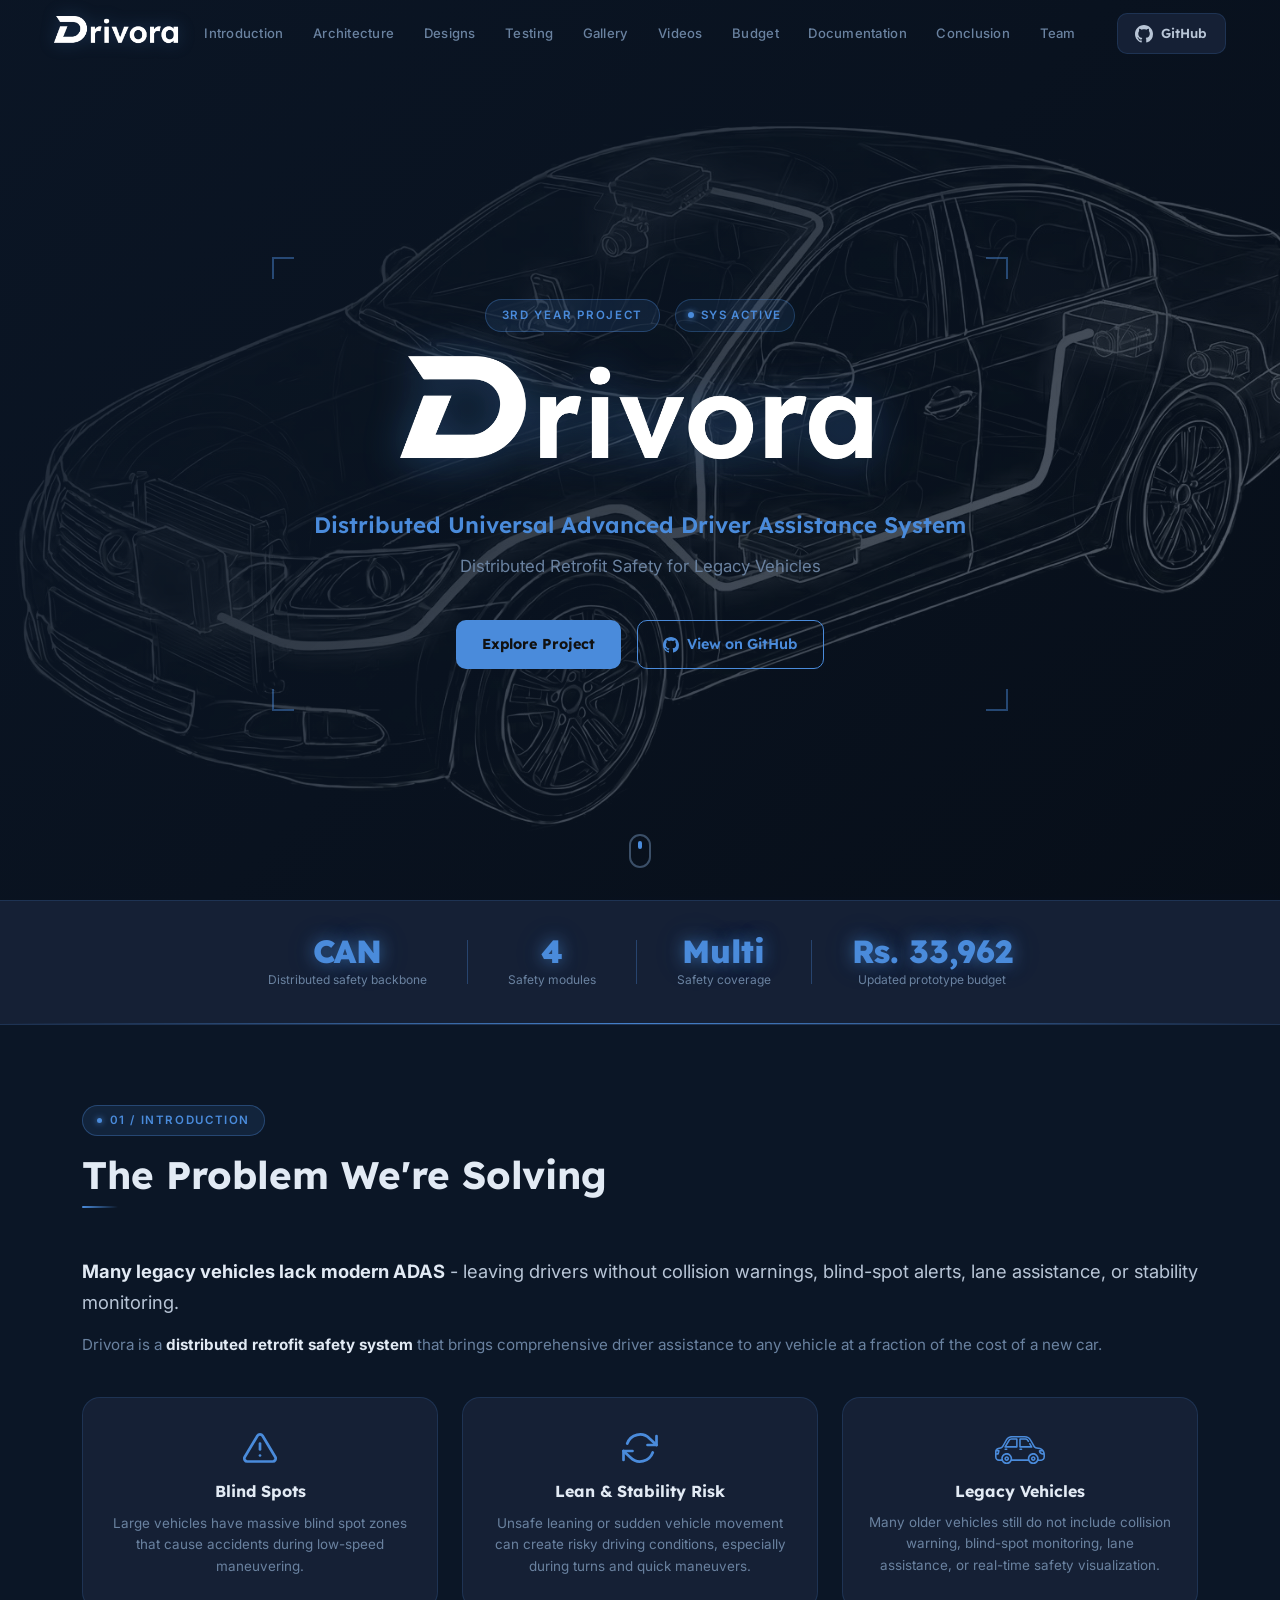
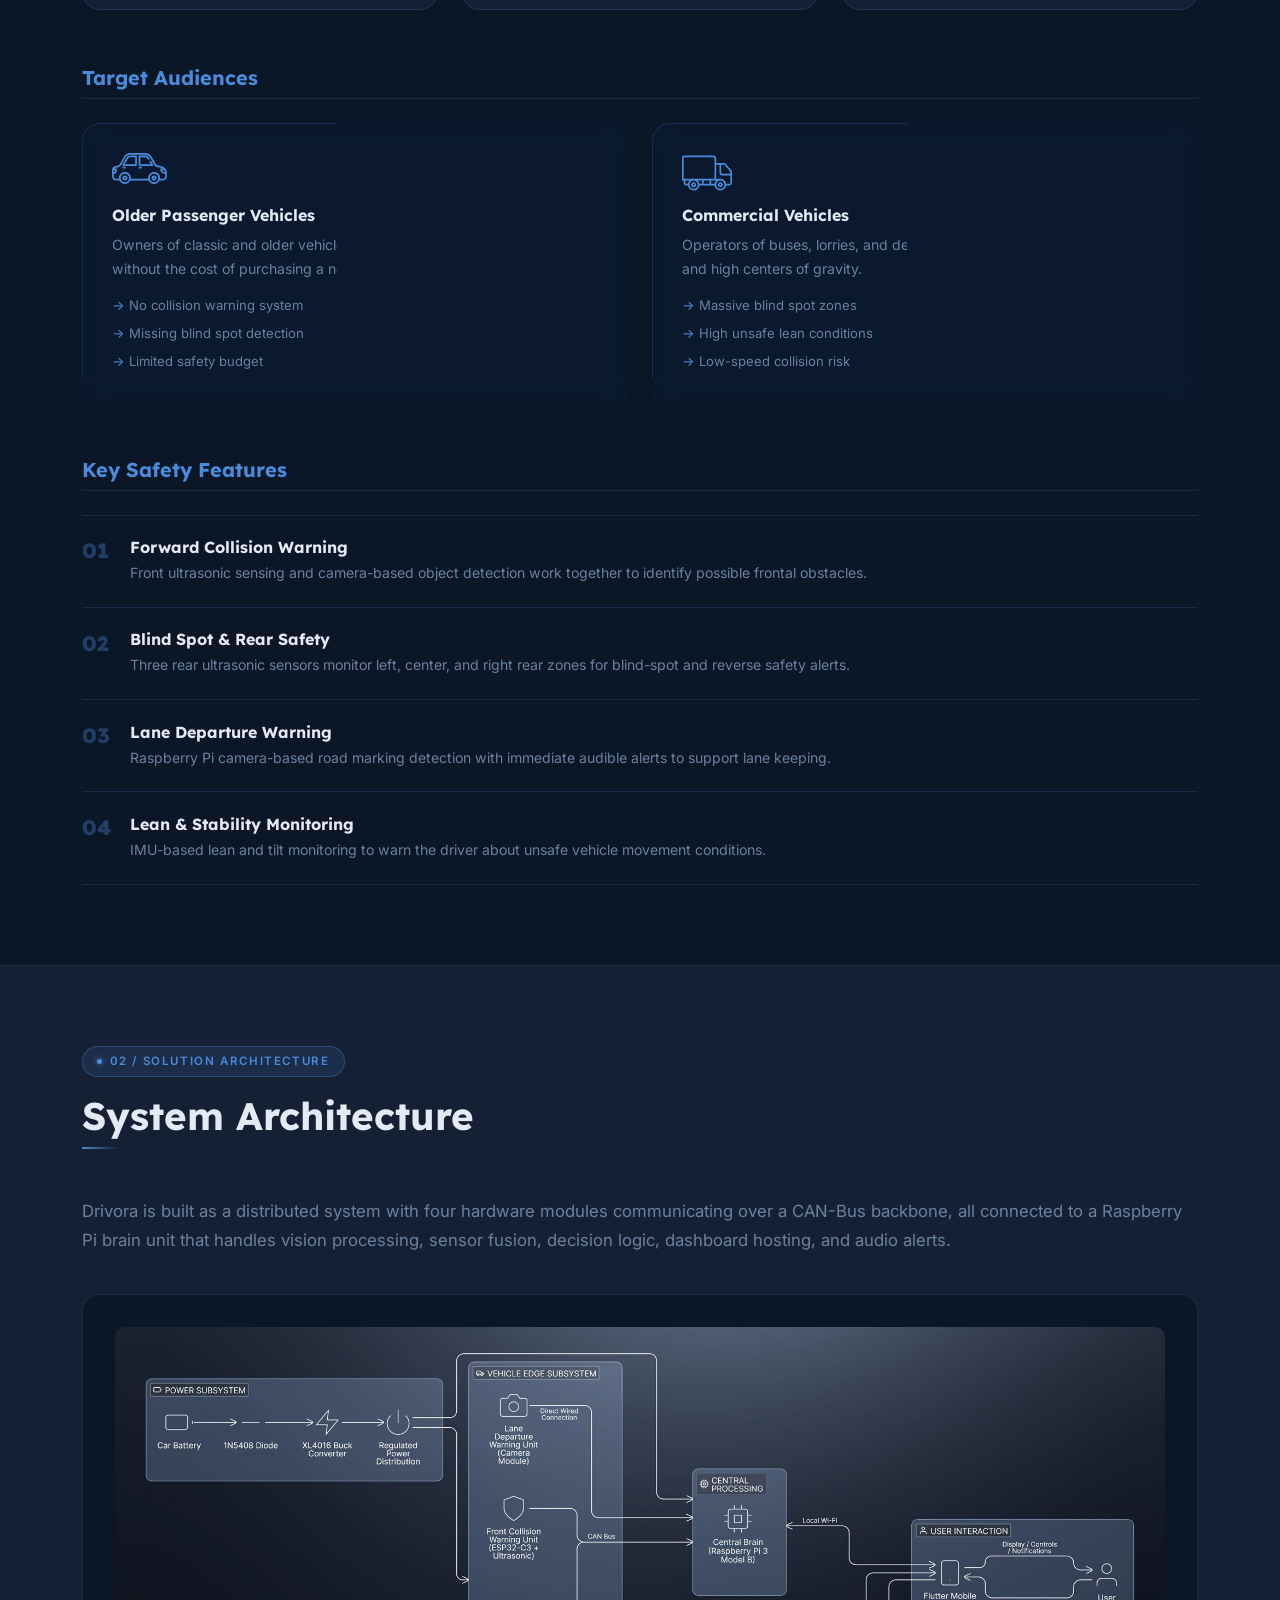
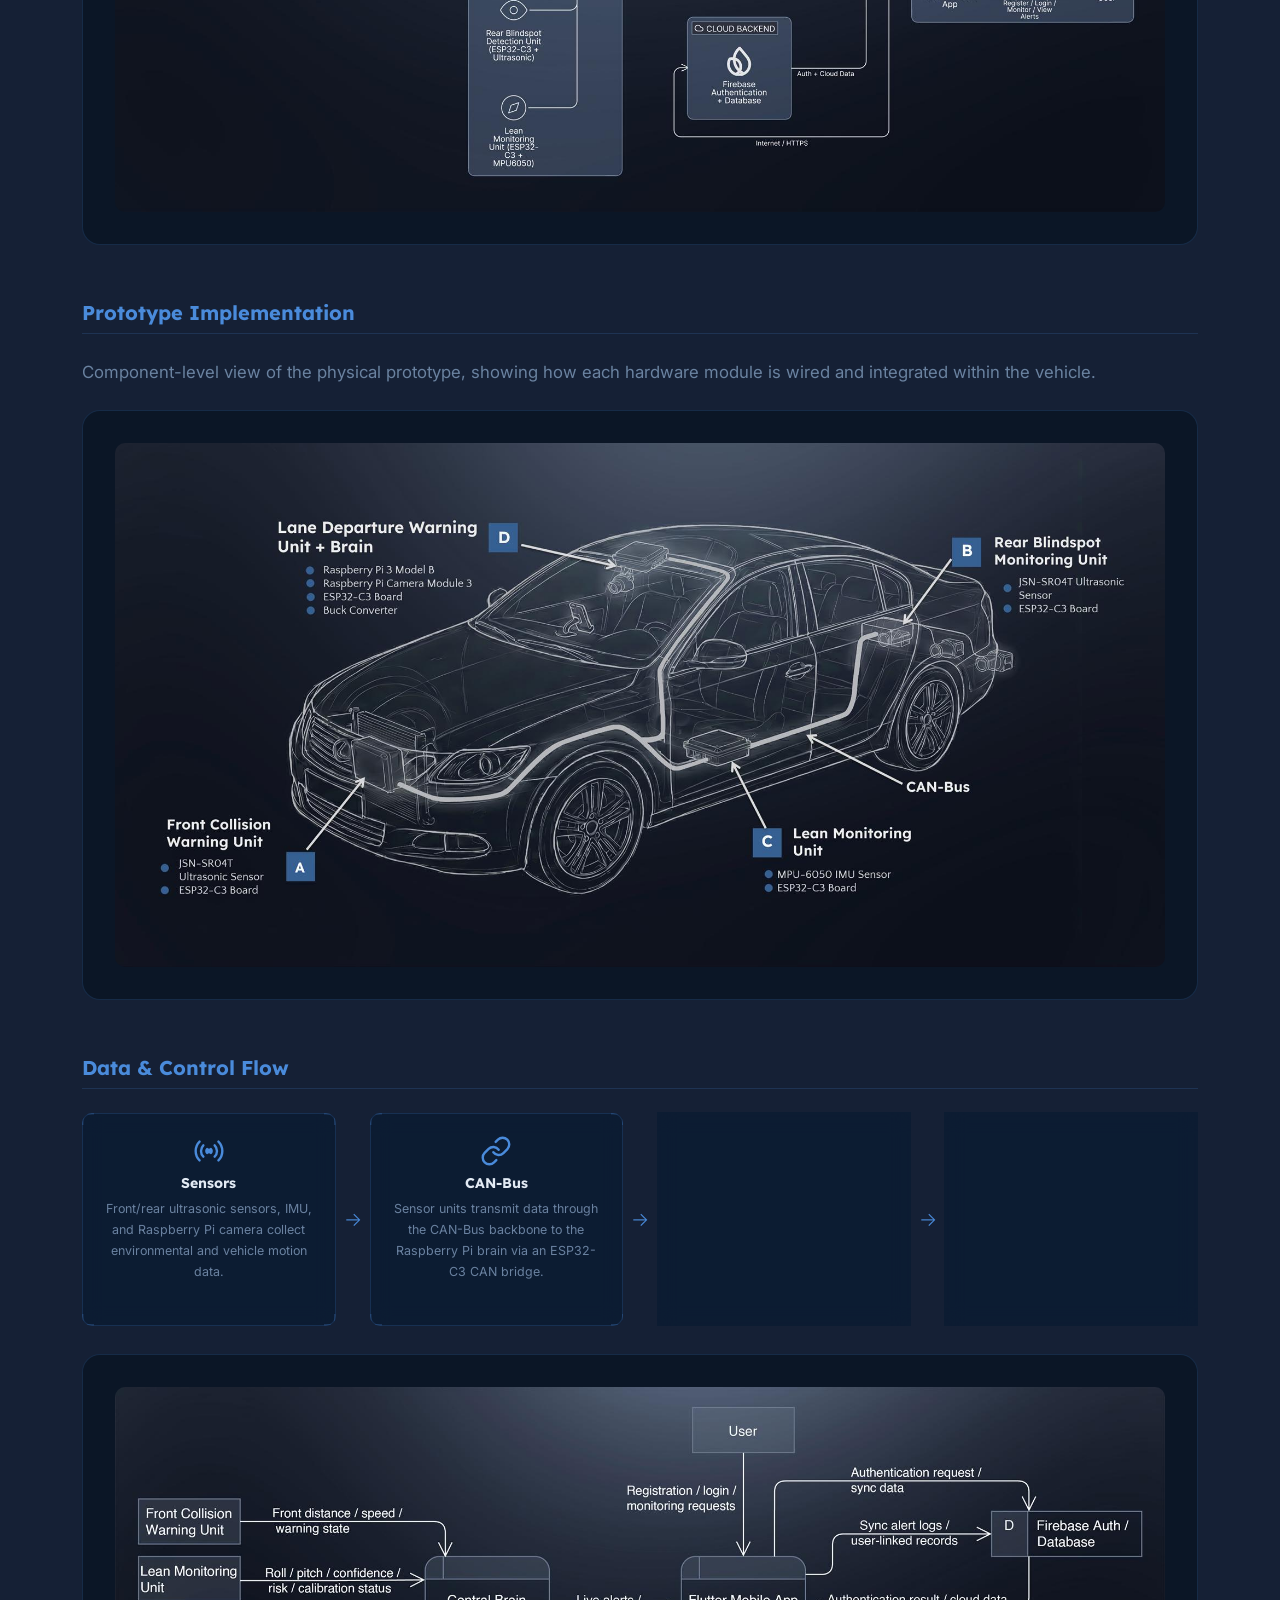
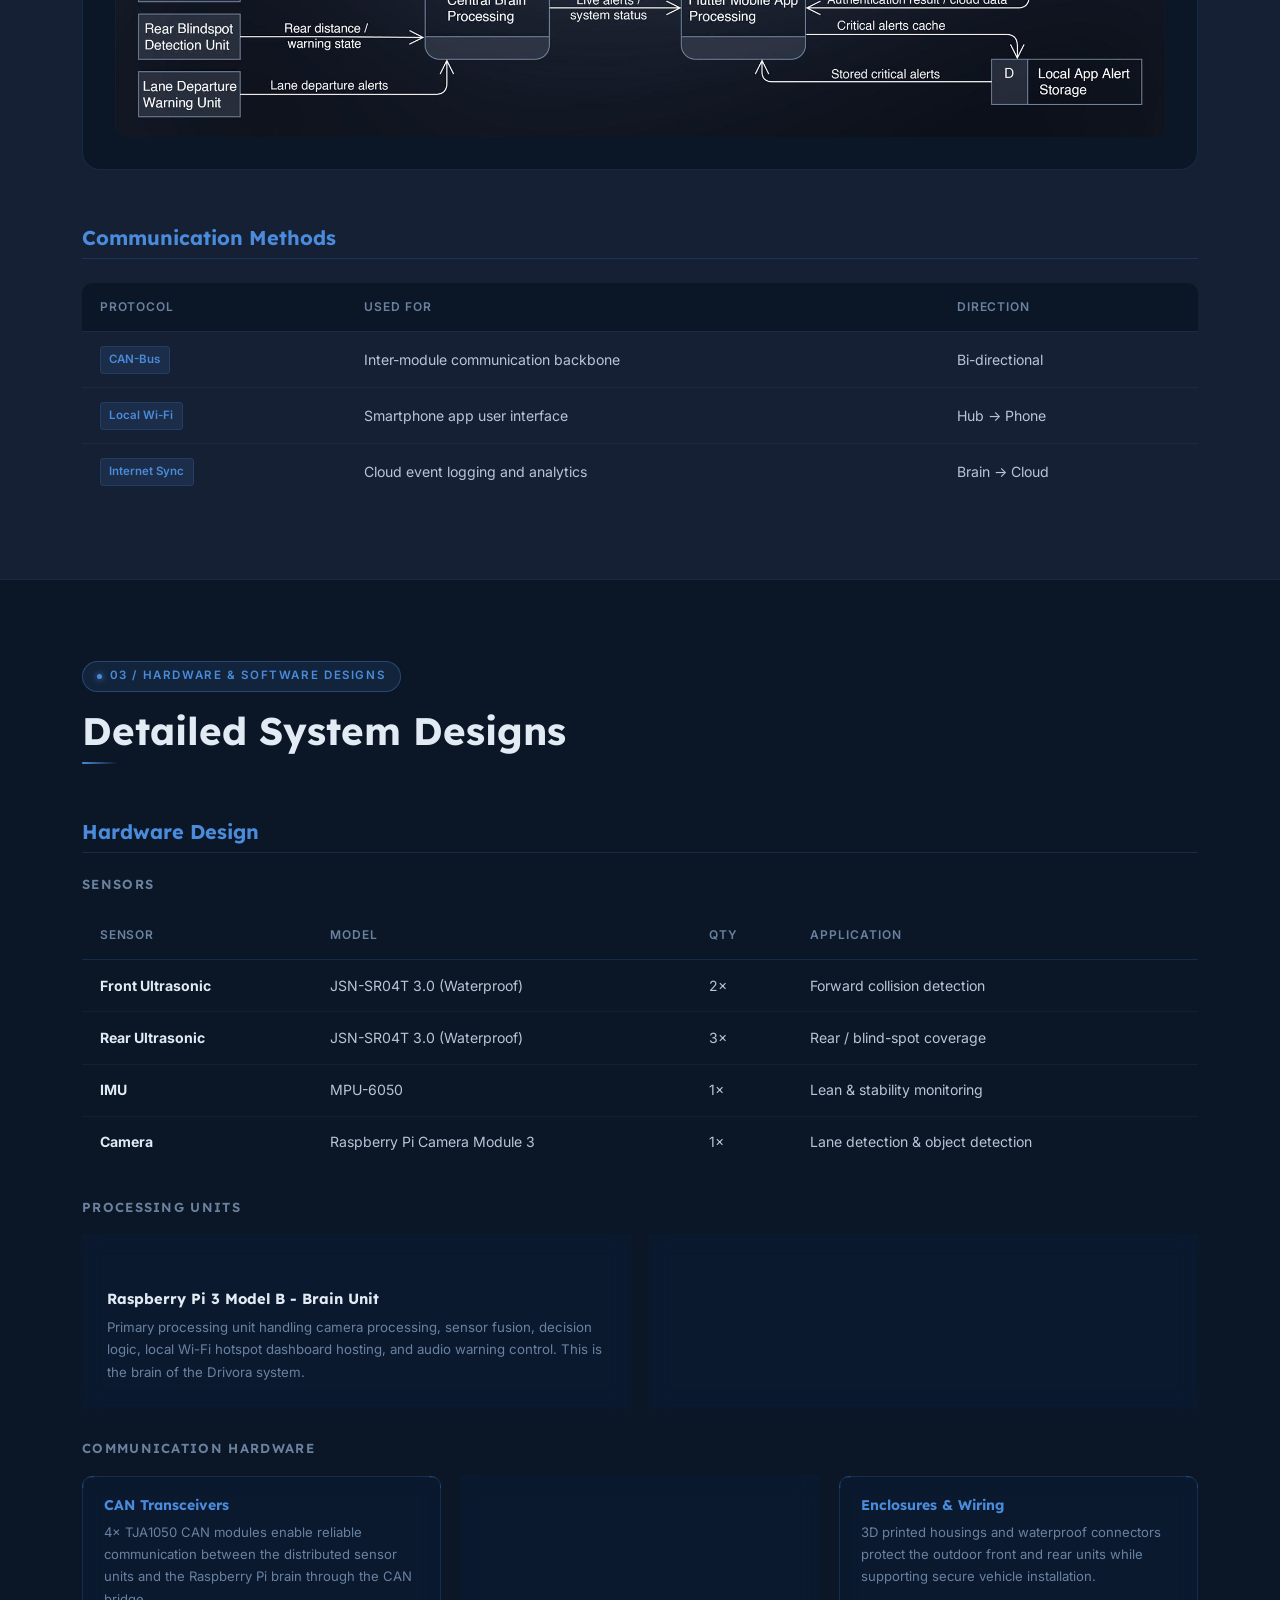
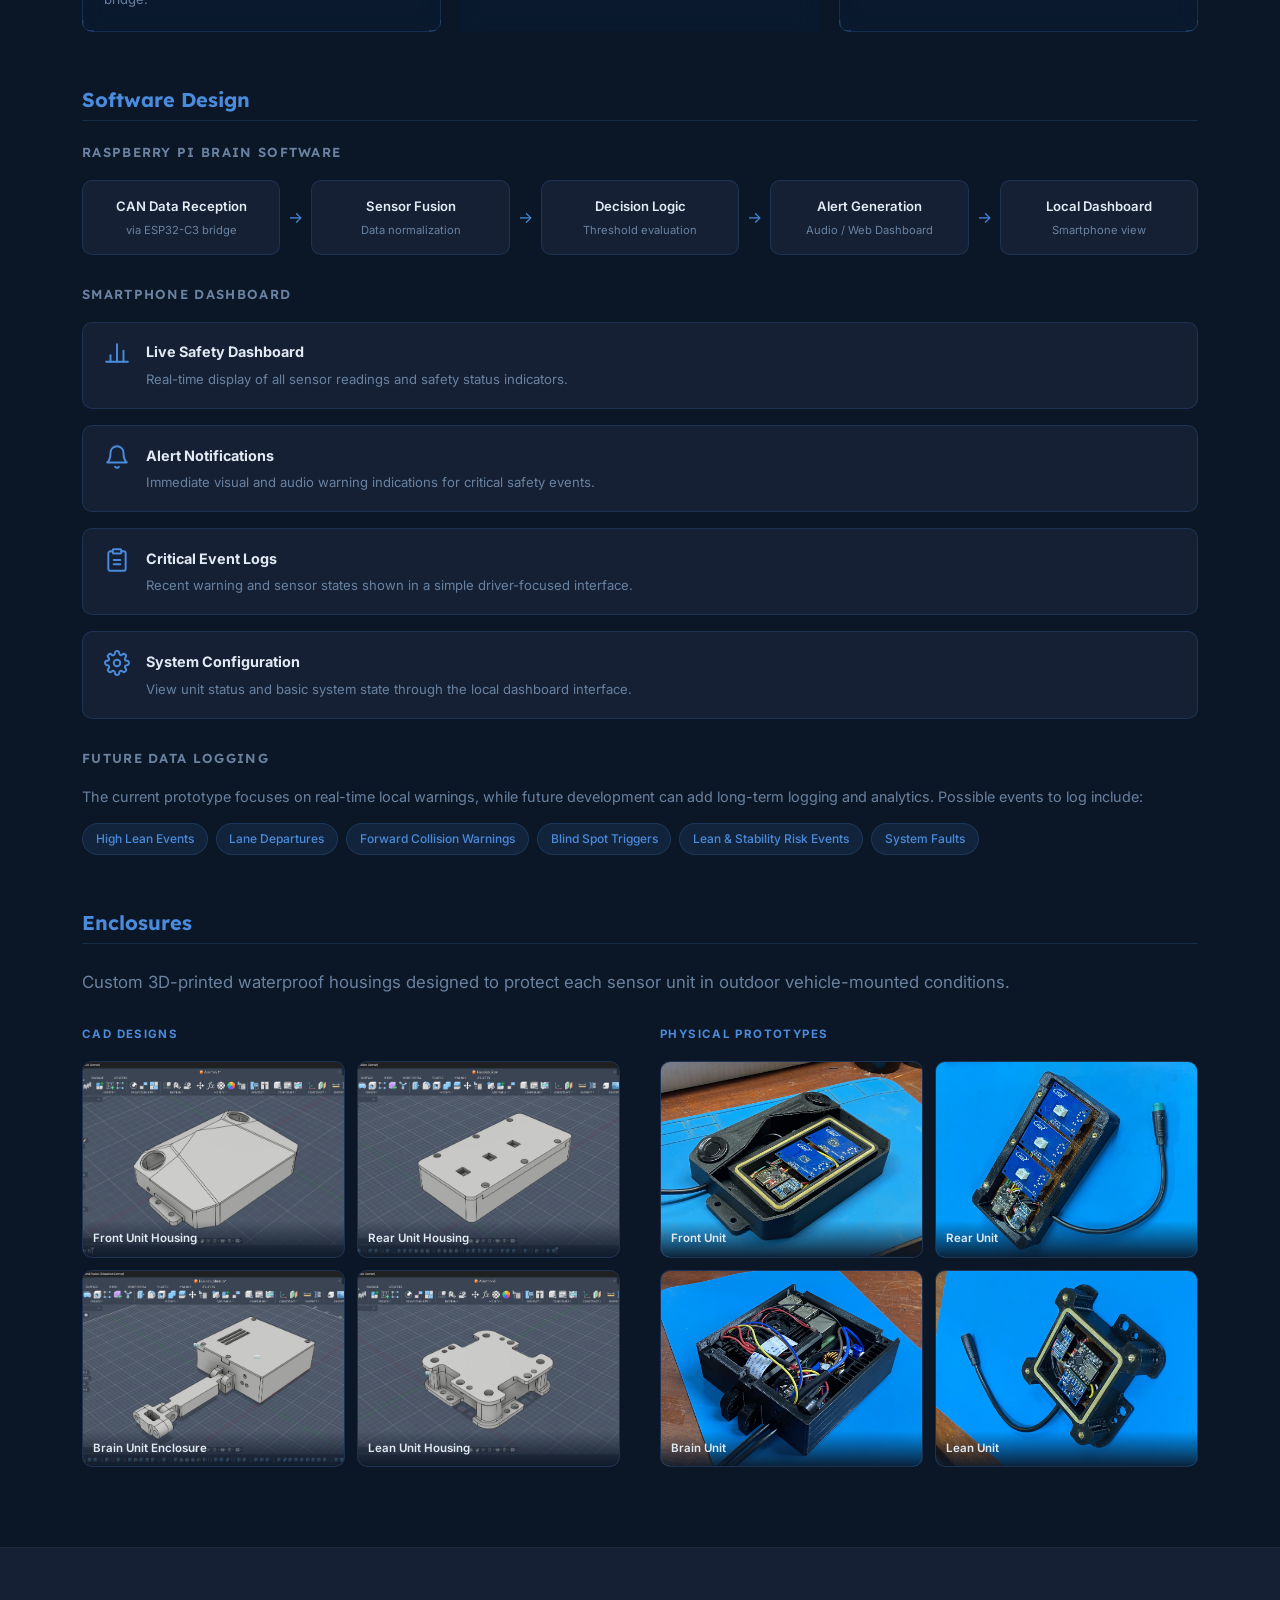
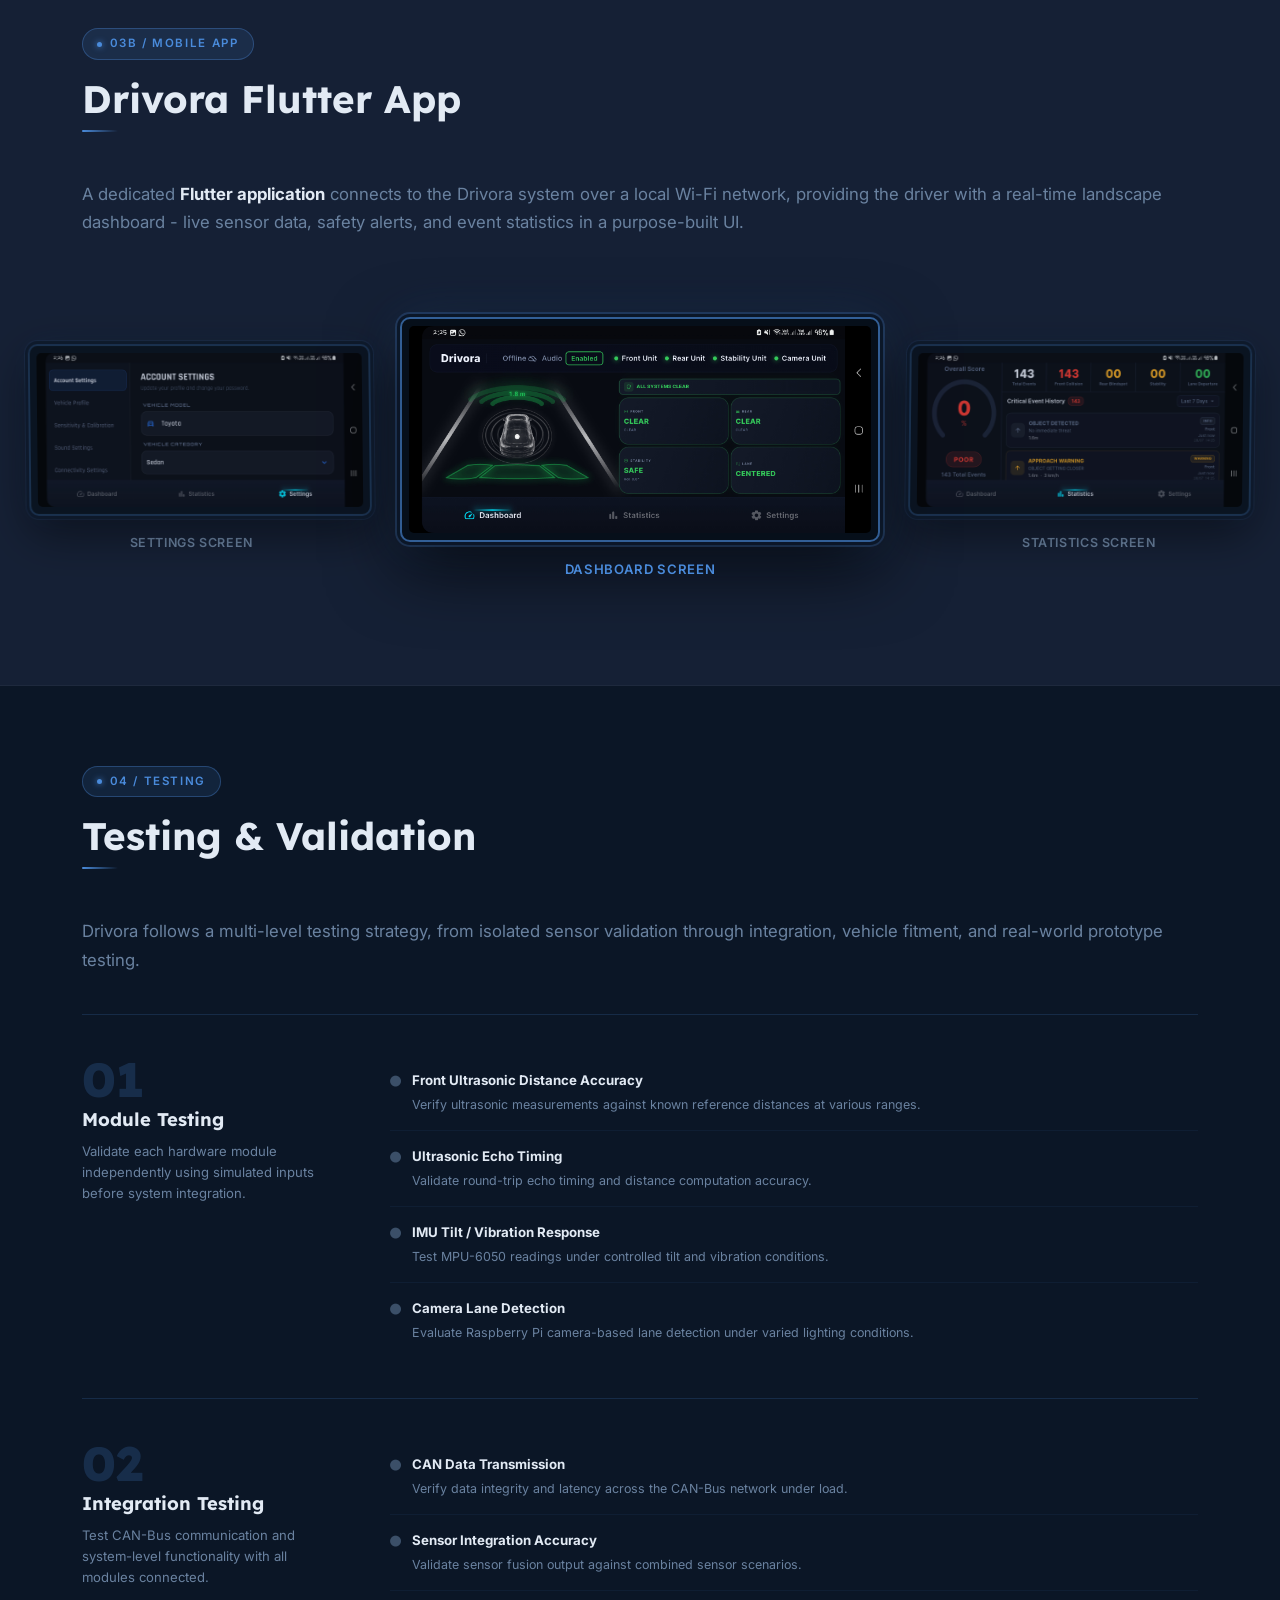
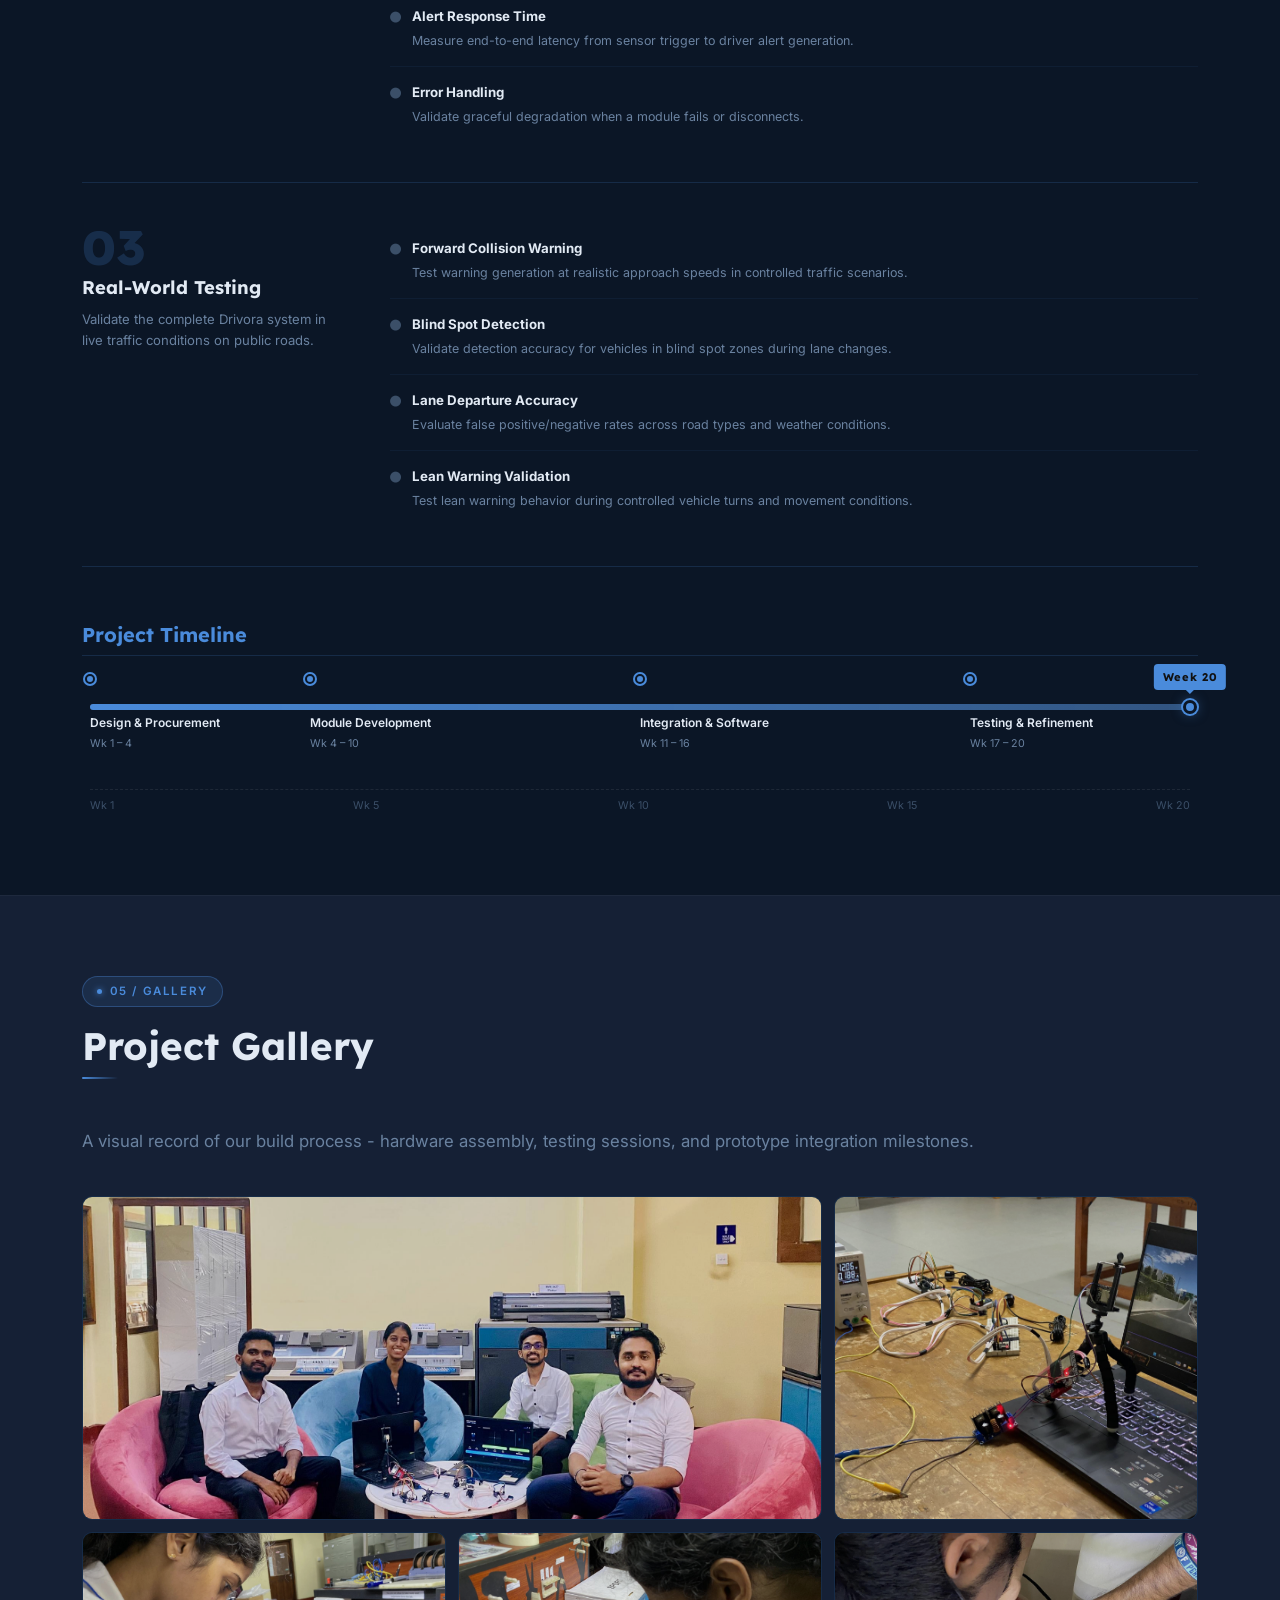
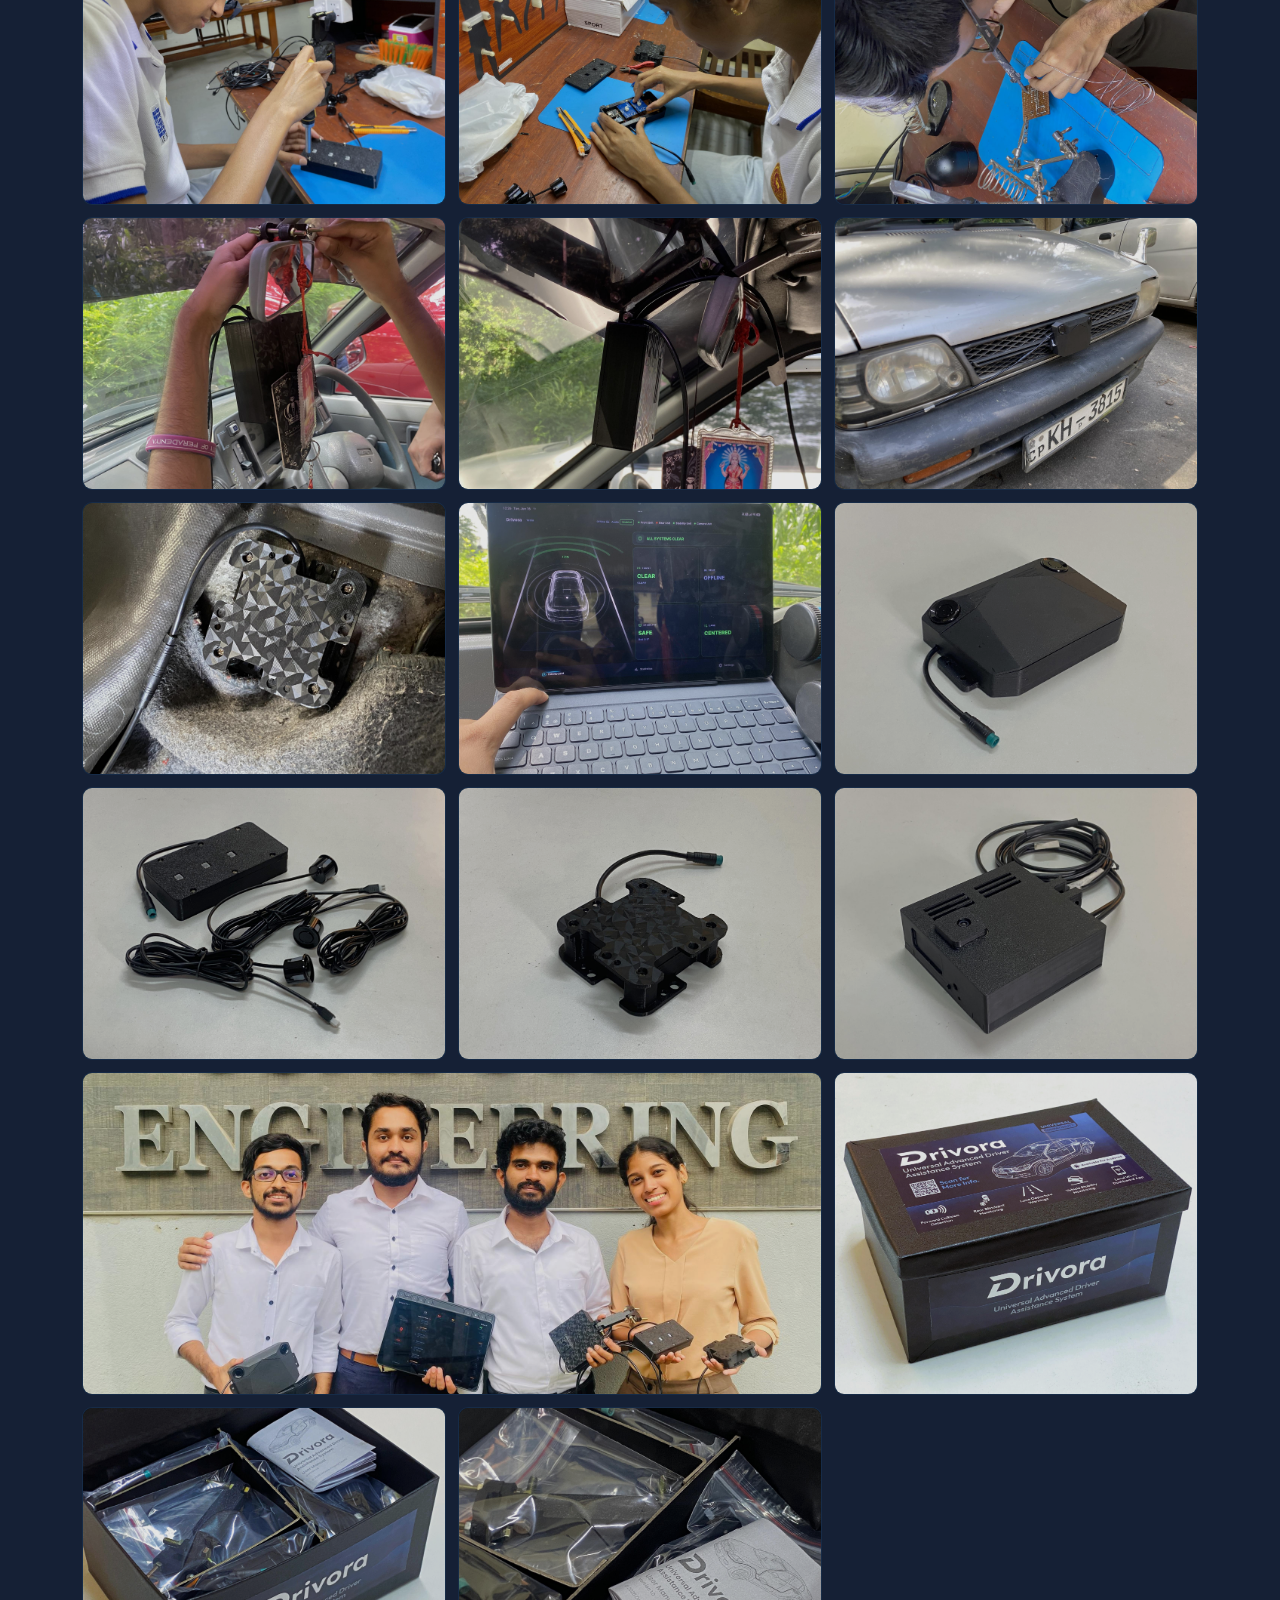
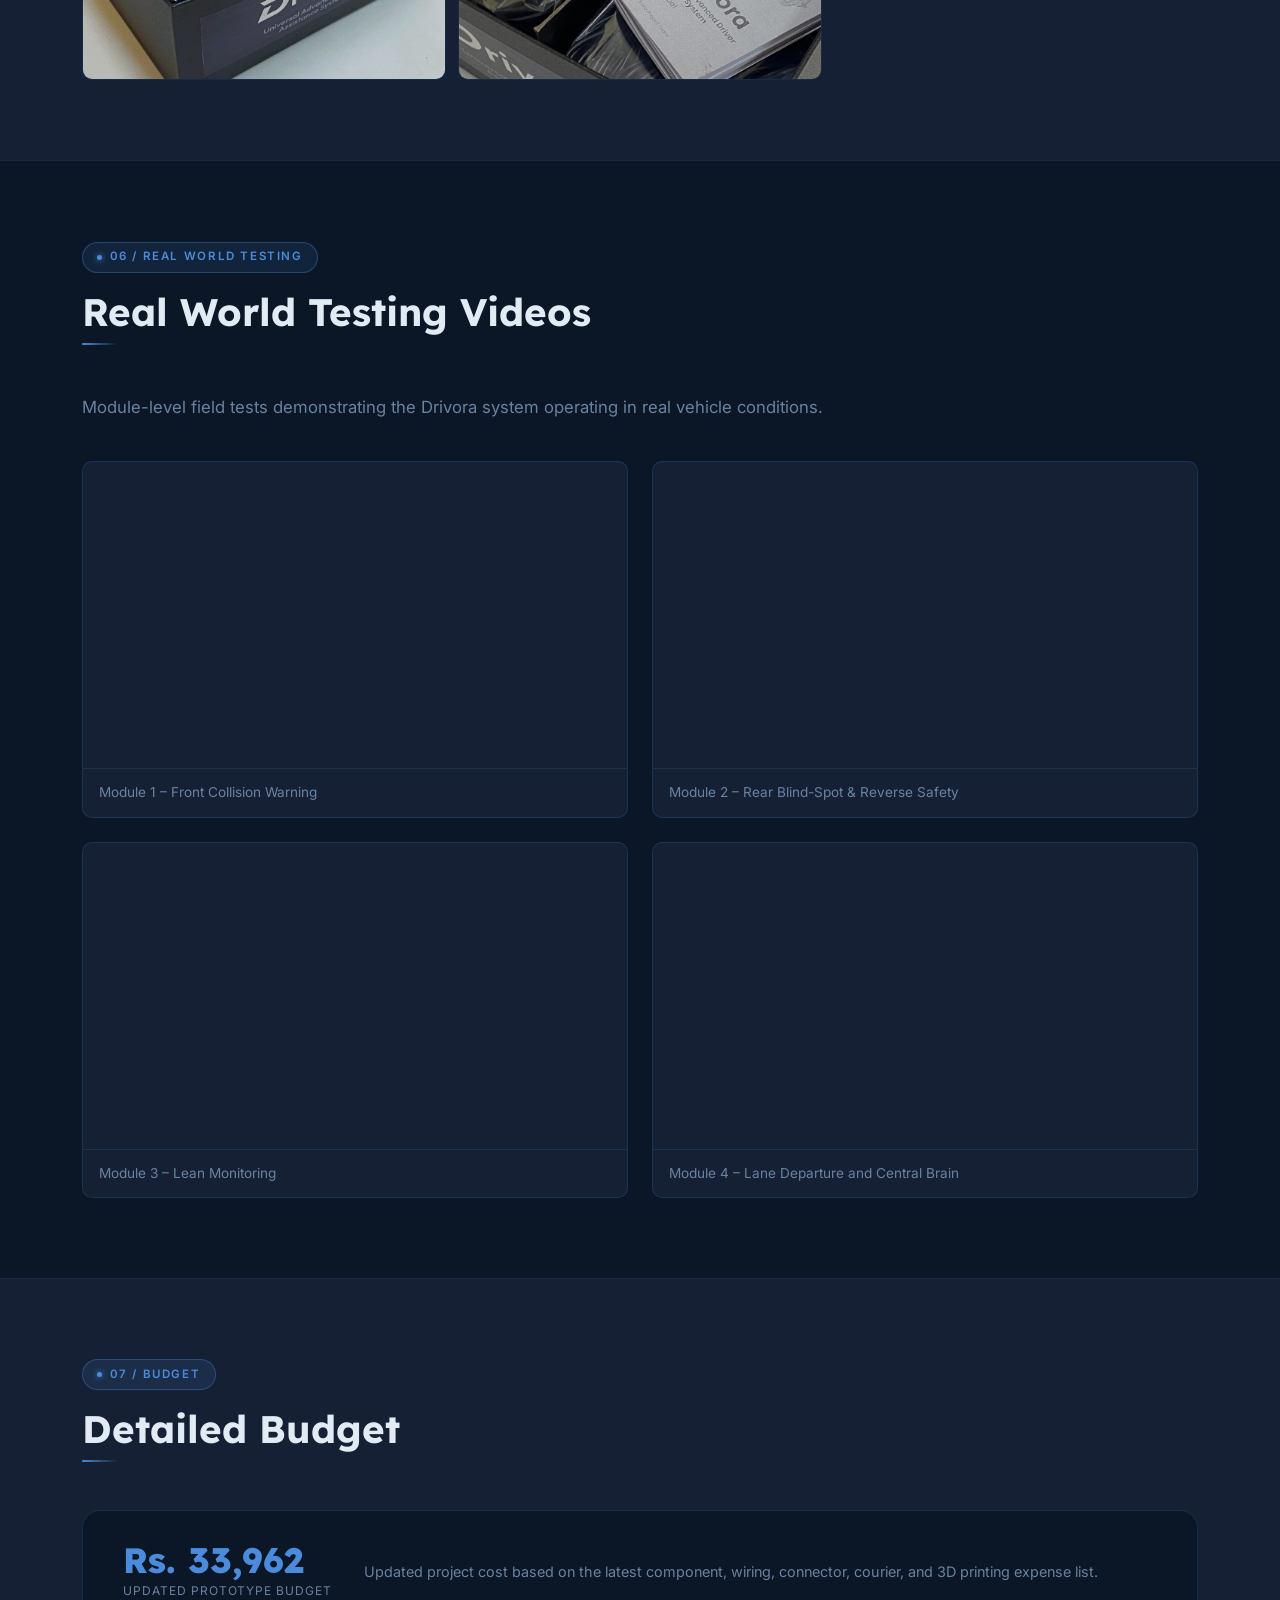
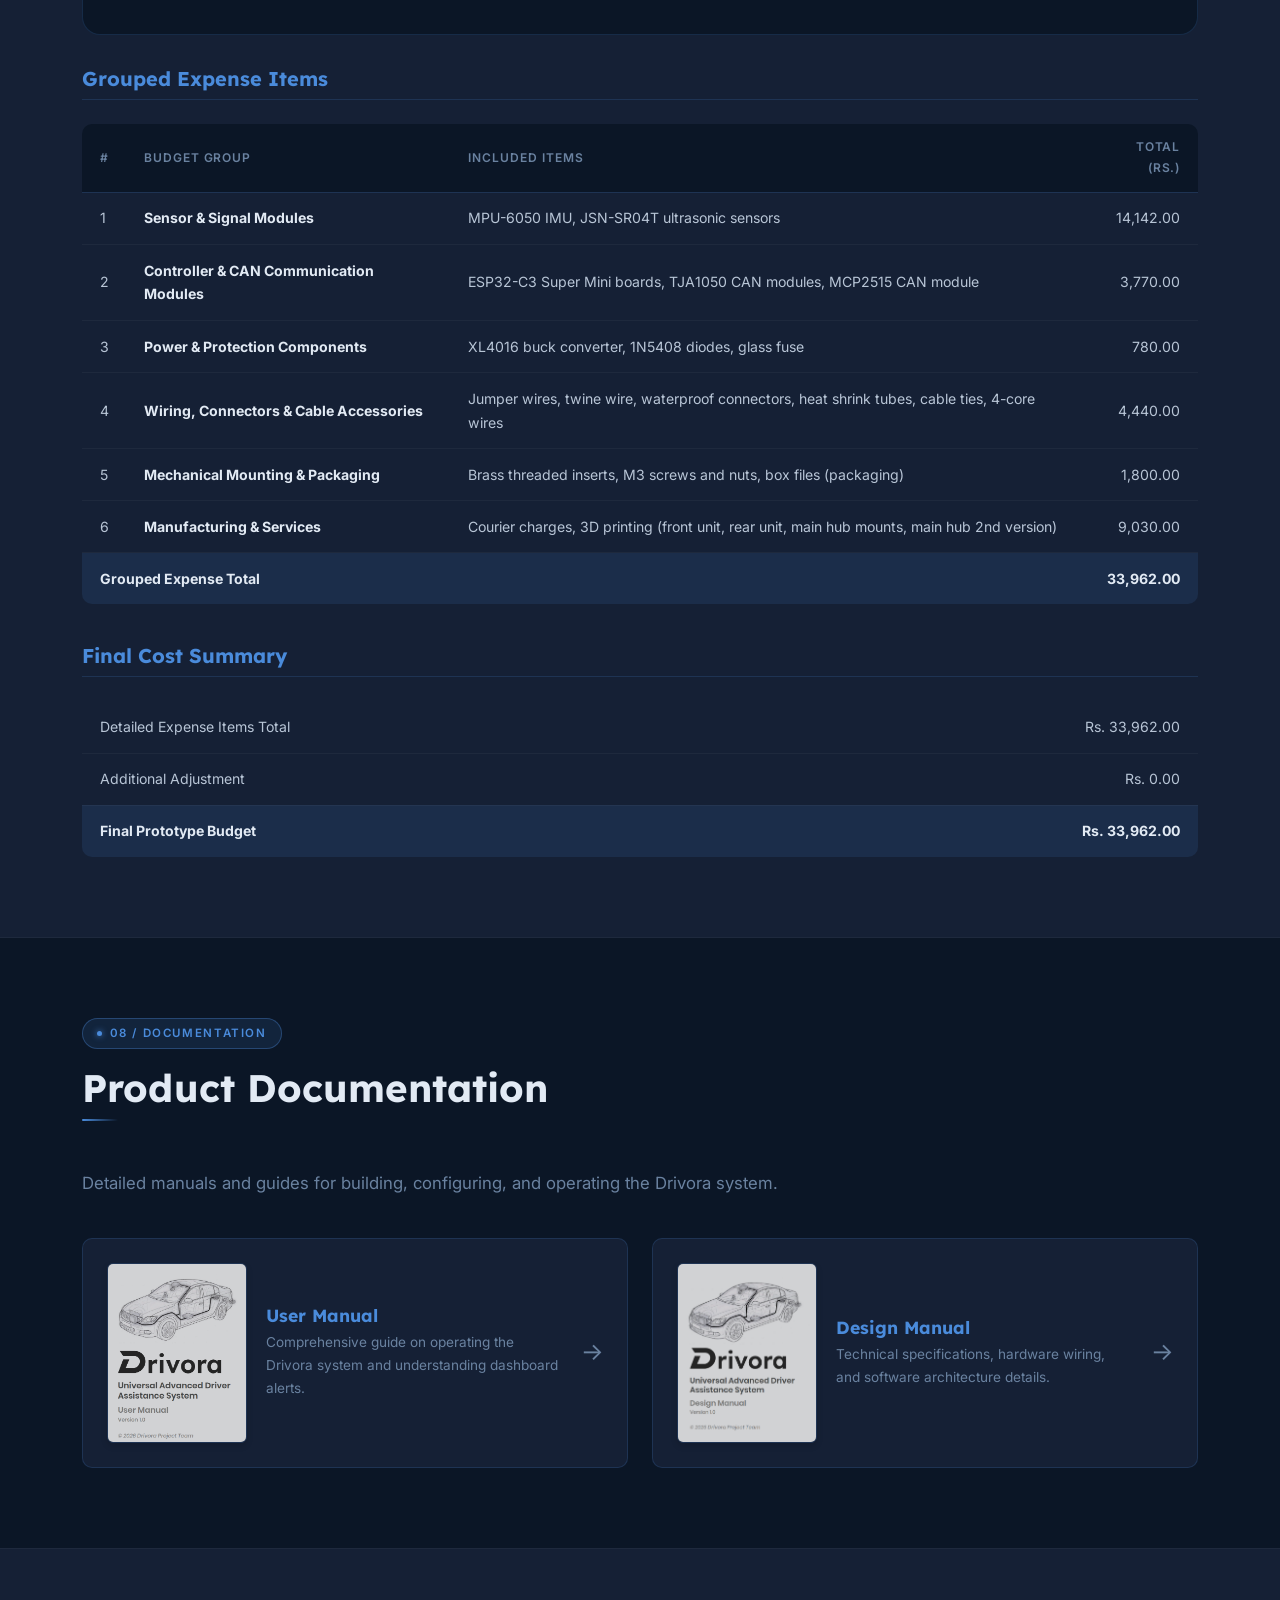
<file: docs/index.html>
<!DOCTYPE html>

<html lang="en">

<head>
  <meta charset="utf-8" />
  <meta content="width=device-width, initial-scale=1.0" name="viewport" />
  <title>Drivora | Distributed Universal Advanced Driver Assistance System</title>
  <meta
    content="Drivora is a distributed retrofit ADAS safety system with CAN-connected sensor units, Raspberry Pi-based camera processing, front collision warning, rear blind-spot detection, lane departure alerts, and lean monitoring for legacy vehicles."
    name="description" />
  <link href="https://fonts.googleapis.com" rel="preconnect" />
  <link crossorigin="" href="https://fonts.gstatic.com" rel="preconnect" />
  <link
    href="https://fonts.googleapis.com/css2?family=Inter:wght@300;400;500;600;700&amp;family=Lexend:wght@400;500;600;700;800&amp;display=swap"
    rel="stylesheet" />
  <link href="styles.css" rel="stylesheet" />
</head>

<body>
  <!-- ===== HEADER / NAV ===== -->
  <header id="site-header">
    <div class="header-inner">
      <!-- Logo -->
      <a aria-label="Drivora Home" class="logo-link" href="#hero">
        <img alt="Drivora Logo" class="logo-img" id="logo-img" src="logo.png" />
      </a>
      <!-- Centered nav -->
      <nav aria-label="Main Navigation" class="main-nav">
        <ul>
          <li><a data-section="introduction" href="#introduction">Introduction</a></li>
          <li><a data-section="architecture" href="#architecture">Architecture</a></li>
          <li><a data-section="designs" href="#designs">Designs</a></li>
          <li><a data-section="testing" href="#testing">Testing</a></li>
          <li><a data-section="gallery" href="#gallery">Gallery</a></li>
          <li><a data-section="testing-videos" href="#testing-videos">Videos</a></li>
          <li><a data-section="budget" href="#budget">Budget</a></li>
          <li><a data-section="documentation" href="#documentation">Documentation</a></li>
          <li><a data-section="conclusion" href="#conclusion">Conclusion</a></li>
          <li><a data-section="team" href="#team">Team</a></li>
        </ul>
      </nav>
      <!-- Hamburger (mobile) -->
      <button aria-controls="main-nav" aria-expanded="false" aria-label="Toggle navigation" class="nav-hamburger" id="nav-hamburger">
        <span></span><span></span><span></span>
      </button>
      <!-- Right side actions -->
      <div class="header-actions">
        <a aria-label="GitHub Repository" class="btn-github" href="https://github.com/cepdnaclk/e21-3yp-Drivora"
          id="github-btn" rel="noopener noreferrer" target="_blank">
          <svg aria-hidden="true" fill="currentColor" height="18" viewbox="0 0 24 24" width="18"
            xmlns="http://www.w3.org/2000/svg">
            <path
              d="M12 0C5.37 0 0 5.37 0 12c0 5.31 3.435 9.795 8.205 11.385.6.105.825-.255.825-.57 0-.285-.015-1.23-.015-2.235-3.015.555-3.795-.735-4.035-1.41-.135-.345-.72-1.41-1.23-1.695-.42-.225-1.02-.78-.015-.795.945-.015 1.62.87 1.845 1.23 1.08 1.815 2.805 1.305 3.495.99.105-.78.42-1.305.765-1.605-2.67-.3-5.46-1.335-5.46-5.925 0-1.305.465-2.385 1.23-3.225-.12-.3-.54-1.53.12-3.18 0 0 1.005-.315 3.3 1.23.96-.27 1.98-.405 3-.405s2.04.135 3 .405c2.295-1.56 3.3-1.23 3.3-1.23.66 1.65.24 2.88.12 3.18.765.84 1.23 1.905 1.23 3.225 0 4.605-2.805 5.625-5.475 5.925.435.375.81 1.095.81 2.22 0 1.605-.015 2.895-.015 3.3 0 .315.225.69.825.57A12.02 12.02 0 0 0 24 12c0-6.63-5.37-12-12-12z">
            </path>
          </svg>
          GitHub
        </a>
      </div>
    </div>
  </header>
  <!-- ===== HERO ===== -->
  <section class="section-hero" id="hero">
    <div aria-hidden="true" class="hero-radar-bg">
      <div class="radar-ring r1"></div>
      <div class="radar-ring r2"></div>
      <div class="radar-ring r3"></div>
    </div>
    <div aria-hidden="true" class="hero-scan-line"></div>
    <div class="hero-overlay"></div>
    <img alt="Drivora Hardware System" class="hero-bg-img" src="Hero image.jpg" />
    <div class="hero-content">
      <div class="hero-badges-row">
        <div class="hero-badge">3rd Year Project</div>
        <div class="hero-sys-status"><span></span>SYS ACTIVE</div>
      </div>
      <h1 class="hero-title">
        <img src="logo.png" alt="Drivora" class="hero-logo-img" />
      </h1>
      <p class="hero-subtitle">Distributed Universal Advanced Driver Assistance System</p>
      <p class="hero-tagline">Distributed Retrofit Safety for Legacy Vehicles</p>
      <div class="hero-cta-row">
        <a class="btn-primary" href="#introduction">Explore Project</a>
        <a class="btn-outline" href="https://github.com/cepdnaclk/e21-3yp-Drivora" id="hero-github-btn"
          rel="noopener noreferrer" target="_blank">
          <svg fill="currentColor" height="16" viewbox="0 0 24 24" width="16" xmlns="http://www.w3.org/2000/svg">
            <path
              d="M12 0C5.37 0 0 5.37 0 12c0 5.31 3.435 9.795 8.205 11.385.6.105.825-.255.825-.57 0-.285-.015-1.23-.015-2.235-3.015.555-3.795-.735-4.035-1.41-.135-.345-.72-1.41-1.23-1.695-.42-.225-1.02-.78-.015-.795.945-.015 1.62.87 1.845 1.23 1.08 1.815 2.805 1.305 3.495.99.105-.78.42-1.305.765-1.605-2.67-.3-5.46-1.335-5.46-5.925 0-1.305.465-2.385 1.23-3.225-.12-.3-.54-1.53.12-3.18 0 0 1.005-.315 3.3 1.23.96-.27 1.98-.405 3-.405s2.04.135 3 .405c2.295-1.56 3.3-1.23 3.3-1.23.66 1.65.24 2.88.12 3.18.765.84 1.23 1.905 1.23 3.225 0 4.605-2.805 5.625-5.475 5.925.435.375.81 1.095.81 2.22 0 1.605-.015 2.895-.015 3.3 0 .315.225.69.825.57A12.02 12.02 0 0 0 24 12c0-6.63-5.37-12-12-12z">
            </path>
          </svg>
          View on GitHub
        </a>
      </div>
    </div>
    <div class="scroll-indicator">
      <span></span>
    </div>
  </section>
  <!-- ===== STATS BAND ===== -->
  <div class="stats-band">
    <div class="stat-item">
      <span class="stat-number">CAN</span>
      <span class="stat-label">Distributed safety backbone</span>
    </div>
    <div class="stat-divider"></div>
    <div class="stat-item">
      <span class="stat-number">4</span>
      <span class="stat-label">Safety modules</span>
    </div>
    <div class="stat-divider"></div>
    <div class="stat-item">
      <span class="stat-number">Multi</span>
      <span class="stat-label">Safety coverage</span>
    </div>
    <div class="stat-divider"></div>
    <div class="stat-item">
      <span class="stat-number">Rs. 33,962</span>
      <span class="stat-label">Updated prototype budget</span>
    </div>
  </div>
  <!-- ===== INTRODUCTION ===== -->
  <section class="section-content" id="introduction">
    <div class="container">
      <div class="section-header">
        <span class="section-tag">01 / Introduction</span>
        <h2 class="section-title">The Problem We're Solving</h2>
      </div>
      <div class="intro-lead">
        <p class="lead-text"><strong>Many legacy vehicles lack modern ADAS</strong> - leaving drivers without collision
          warnings, blind-spot alerts, lane assistance, or stability monitoring.</p>
        <p class="intro-sub">Drivora is a <strong>distributed retrofit safety system</strong> that brings comprehensive
          driver assistance to any vehicle at a fraction of the cost of a new car.</p>
      </div>
      <div class="problem-cards">
        <div class="problem-card">
          <div class="problem-icon"><img loading="lazy" alt="Warning" src="assets/icons/warning.svg" /></div>
          <h3>Blind Spots</h3>
          <p>Large vehicles have massive blind spot zones that cause accidents during low-speed maneuvering.</p>
        </div>
        <div class="problem-card">
          <div class="problem-icon"><img loading="lazy" alt="Lean and stability" src="assets/icons/rollover.svg" /></div>
          <h3>Lean &amp; Stability Risk</h3>
          <p>Unsafe leaning or sudden vehicle movement can create risky driving conditions, especially during turns and
            quick maneuvers.</p>
        </div>
        <div class="problem-card">
          <div class="problem-icon-car"><img loading="lazy" alt="Vehicle" src="assets/icons/car.svg" /></div>
          <h3>Legacy Vehicles</h3>
          <p>Many older vehicles still do not include collision warning, blind-spot monitoring, lane assistance, or
            real-time safety visualization.</p>
        </div>
      </div>
      <!-- Target Audience -->
      <div class="subsection">
        <h3 class="subsection-title">Target Audiences</h3>
        <div class="audience-grid">
          <div class="audience-card">
            <div class="audience-icon-car"><img loading="lazy" alt="Passenger car" src="assets/icons/passenger-car.svg" /></div>
            <h4>Older Passenger Vehicles</h4>
            <p>Owners of classic and older vehicles who want modern safety features without the cost of purchasing a new
              vehicle.</p>
            <ul class="pain-list">
              <li>No collision warning system</li>
              <li>Missing blind spot detection</li>
              <li>Limited safety budget</li>
            </ul>
          </div>
          <div class="audience-card">
            <div class="audience-icon"><img loading="lazy" alt="Commercial vehicle" src="assets/icons/truck.svg" /></div>
            <h4>Commercial Vehicles</h4>
            <p>Operators of buses, lorries, and delivery trucks with massive blind spots and high centers of gravity.
            </p>
            <ul class="pain-list">
              <li>Massive blind spot zones</li>
              <li>High unsafe lean conditions</li>
              <li>Low-speed collision risk</li>
            </ul>
          </div>
        </div>
      </div>
      <!-- Key Features -->
      <div class="subsection">
        <h3 class="subsection-title">Key Safety Features</h3>
        <div class="features-list">
          <div class="feature-row">
            <span class="feature-idx">01</span>
            <div class="feature-body">
              <h4>Forward Collision Warning</h4>
              <p>Front ultrasonic sensing and camera-based object detection work together to identify possible frontal
                obstacles.</p>
            </div>
          </div>
          <div class="feature-row">
            <span class="feature-idx">02</span>
            <div class="feature-body">
              <h4>Blind Spot &amp; Rear Safety</h4>
              <p>Three rear ultrasonic sensors monitor left, center, and right rear zones for blind-spot and reverse
                safety alerts.</p>
            </div>
          </div>
          <div class="feature-row">
            <span class="feature-idx">03</span>
            <div class="feature-body">
              <h4>Lane Departure Warning</h4>
              <p>Raspberry Pi camera-based road marking detection with immediate audible alerts to support lane keeping.
              </p>
            </div>
          </div>
          <div class="feature-row">
            <span class="feature-idx">04</span>
            <div class="feature-body">
              <h4>Lean &amp; Stability Monitoring</h4>
              <p>IMU-based lean and tilt monitoring to warn the driver about unsafe vehicle movement conditions.</p>
            </div>
          </div>
        </div>
      </div>
    </div>
  </section>
  <!-- ===== ARCHITECTURE ===== -->
  <section class="section-alt" id="architecture">
    <div class="container">
      <div class="section-header">
        <span class="section-tag">02 / Solution Architecture</span>
        <h2 class="section-title">System Architecture</h2>
      </div>
      <p class="section-intro">Drivora is built as a distributed system with four hardware modules communicating over a
        CAN-Bus backbone, all connected to a Raspberry Pi brain unit that handles vision processing, sensor fusion,
        decision logic, dashboard hosting, and audio alerts.</p>
      <!-- Architecture Diagram -->
      <div class="arch-diagram">
        <img loading="lazy" alt="Drivora System Architecture Diagram" class="arch-diagram-img"
          src="assets/images/system-architecture.jpg" />
      </div>
      <!-- Prototype Implementation -->
      <div class="subsection">
        <h3 class="subsection-title">Prototype Implementation</h3>
        <p class="section-intro" style="margin-bottom:1.5rem;">Component-level view of the physical prototype, showing
          how each hardware module is wired and integrated within the vehicle.</p>
        <div class="arch-diagram">
          <img loading="lazy" alt="Drivora Prototype Implementation Component Diagram" class="arch-diagram-img"
            src="assets/images/prototype-implementation.png" />
        </div>
      </div>
      <!-- Data Flow -->
      <div class="subsection">
        <h3 class="subsection-title">Data &amp; Control Flow</h3>
        <div class="flow-grid">
          <div class="flow-step">
            <div class="flow-icon"><img loading="lazy" alt="Sensors" src="assets/icons/radar.svg" /></div>
            <h4>Sensors</h4>
            <p>Front/rear ultrasonic sensors, IMU, and Raspberry Pi camera collect environmental and vehicle motion
              data.</p>
          </div>
          <div class="flow-arrow">→</div>
          <div class="flow-step">
            <div class="flow-icon"><img loading="lazy" alt="CAN-Bus" src="assets/icons/link.svg" /></div>
            <h4>CAN-Bus</h4>
            <p>Sensor units transmit data through the CAN-Bus backbone to the Raspberry Pi brain via an ESP32-C3 CAN
              bridge.</p>
          </div>
          <div class="flow-arrow">→</div>
          <div class="flow-step">
            <div class="flow-icon"><img loading="lazy" alt="Processing" src="assets/icons/cpu.svg" /></div>
            <h4>Processing</h4>
            <p>The Raspberry Pi fuses CAN sensor data with camera processing results and applies decision logic to
              generate warnings.</p>
          </div>
          <div class="flow-arrow">→</div>
          <div class="flow-step">
            <div class="flow-icon"><img loading="lazy" alt="Output" src="assets/icons/smartphone.svg" /></div>
            <h4>Output</h4>
            <p>Audio alerts and real-time visual warnings are shown through the local smartphone dashboard.</p>
          </div>
        </div>
        <!-- Data Flow Diagram -->
        <div class="arch-diagram" style="margin-top:1.8rem;">
          <img loading="lazy" alt="Drivora Data Flow Diagram" class="arch-diagram-img" src="assets/images/dataflow.jpg" />
        </div>
      </div>
      <!-- Communication table -->
      <div class="subsection">
        <h3 class="subsection-title">Communication Methods</h3>
        <div class="table-wrapper">
          <table class="data-table">
            <thead>
              <tr>
                <th>Protocol</th>
                <th>Used For</th>
                <th>Direction</th>
              </tr>
            </thead>
            <tbody>
              <tr>
                <td><span class="tag">CAN-Bus</span></td>
                <td>Inter-module communication backbone</td>
                <td>Bi-directional</td>
              </tr>
              <tr>
                <td><span class="tag">Local Wi-Fi</span></td>
                <td>Smartphone app user interface</td>
                <td>Hub → Phone</td>
              </tr>
              <tr>
                <td><span class="tag">Internet Sync</span></td>
                <td>Cloud event logging and analytics</td>
                <td>Brain → Cloud</td>
              </tr>
            </tbody>
          </table>
        </div>
      </div>
    </div>
  </section>
  <!-- ===== HARDWARE & SOFTWARE DESIGNS ===== -->
  <section class="section-content" id="designs">
    <div class="container">
      <div class="section-header">
        <span class="section-tag">03 / Hardware &amp; Software Designs</span>
        <h2 class="section-title">Detailed System Designs</h2>
      </div>
      <!-- Hardware -->
      <div class="subsection">
        <h3 class="subsection-title">Hardware Design</h3>
        <div class="design-subsection">
          <h4 class="design-subtitle">Sensors</h4>
          <div class="table-wrapper">
            <table class="data-table sensor-table">
              <thead>
                <tr>
                  <th>Sensor</th>
                  <th>Model</th>
                  <th>Qty</th>
                  <th>Application</th>
                </tr>
              </thead>
              <tbody>
                <tr>
                  <td><strong>Front Ultrasonic</strong></td>
                  <td>JSN-SR04T 3.0 (Waterproof)</td>
                  <td>2&times;</td>
                  <td>Forward collision detection</td>
                </tr>
                <tr>
                  <td><strong>Rear Ultrasonic</strong></td>
                  <td>JSN-SR04T 3.0 (Waterproof)</td>
                  <td>3&times;</td>
                  <td>Rear / blind-spot coverage</td>
                </tr>
                <tr>
                  <td><strong>IMU</strong></td>
                  <td>MPU-6050</td>
                  <td>1&times;</td>
                  <td>Lean &amp; stability monitoring</td>
                </tr>
                <tr>
                  <td><strong>Camera</strong></td>
                  <td>Raspberry Pi Camera Module 3</td>
                  <td>1&times;</td>
                  <td>Lane detection &amp; object detection</td>
                </tr>
              </tbody>
            </table>
          </div>
        </div>
        <div class="design-subsection">
          <h4 class="design-subtitle">Processing Units</h4>
          <div class="proc-grid">
            <div class="proc-card">
              <div class="proc-badge">MCU</div>
              <h5>Raspberry Pi 3 Model B - Brain Unit</h5>
              <p>Primary processing unit handling camera processing, sensor fusion, decision logic, local Wi-Fi hotspot
                dashboard hosting, and audio warning control. This is the brain of the Drivora system.</p>
            </div>
            <div class="proc-card">
              <div class="proc-badge">MCU</div>
              <h5>ESP32-C3 - Sensor Unit Controllers and CAN Bridge</h5>
              <p>ESP32-C3 boards are used in the front unit, rear unit, center lean unit, and CAN bridge to handle local
                sensor reading and CAN-Bus communication.</p>
            </div>
          </div>
        </div>
        <div class="design-subsection">
          <h4 class="design-subtitle">Communication Hardware</h4>
          <div class="comm-grid">
            <div class="comm-card">
              <h5>CAN Transceivers</h5>
              <p>4× TJA1050 CAN modules enable reliable communication between the distributed sensor units and the
                Raspberry Pi brain through the CAN bridge.</p>
            </div>
            <div class="comm-card">
              <h5>Power Systems</h5>
              <p>Buck converter and adapter ensure stable power delivery to all system components from the vehicle's 12V
                power rail.</p>
            </div>
            <div class="comm-card">
              <h5>Enclosures &amp; Wiring</h5>
              <p>3D printed housings and waterproof connectors protect the outdoor front and rear units while supporting
                secure vehicle installation.</p>
            </div>
          </div>
        </div>
      </div>
      <!-- Software -->
      <div class="subsection">
        <h3 class="subsection-title">Software Design</h3>
        <div class="design-subsection">
          <h4 class="design-subtitle">Raspberry Pi Brain Software</h4>
          <div class="sw-flow">
            <div class="sw-block">CAN Data Reception<br /><small>via ESP32-C3 bridge</small></div>
            <div class="sw-arrow">→</div>
            <div class="sw-block">Sensor Fusion<br /><small>Data normalization</small></div>
            <div class="sw-arrow">→</div>
            <div class="sw-block">Decision Logic<br /><small>Threshold evaluation</small></div>
            <div class="sw-arrow">→</div>
            <div class="sw-block">Alert Generation<br /><small>Audio / Web Dashboard</small></div>
            <div class="sw-arrow">→</div>
            <div class="sw-block">Local Dashboard<br /><small>Smartphone view</small></div>
          </div>
        </div>
        <div class="design-subsection">
          <h4 class="design-subtitle">Smartphone Dashboard</h4>
          <div class="app-features">
            <div class="app-feature">
              <span class="app-icon"><img loading="lazy" alt="Dashboard" src="assets/icons/chart.svg" /></span>
              <div>
                <strong>Live Safety Dashboard</strong>
                <p>Real-time display of all sensor readings and safety status indicators.</p>
              </div>
            </div>
            <div class="app-feature">
              <span class="app-icon"><img loading="lazy" alt="Alerts" src="assets/icons/bell.svg" /></span>
              <div>
                <strong>Alert Notifications</strong>
                <p>Immediate visual and audio warning indications for critical safety events.</p>
              </div>
            </div>
            <div class="app-feature">
              <span class="app-icon"><img loading="lazy" alt="Logs" src="assets/icons/clipboard.svg" /></span>
              <div>
                <strong>Critical Event Logs</strong>
                <p>Recent warning and sensor states shown in a simple driver-focused interface.</p>
              </div>
            </div>
            <div class="app-feature">
              <span class="app-icon"><img loading="lazy" alt="Settings" src="assets/icons/settings.svg" /></span>
              <div>
                <strong>System Configuration</strong>
                <p>View unit status and basic system state through the local dashboard interface.</p>
              </div>
            </div>
          </div>
        </div>
        <div class="design-subsection">
          <h4 class="design-subtitle">Future Data Logging</h4>
          <p class="design-desc">The current prototype focuses on real-time local warnings, while future development can
            add long-term logging and analytics. Possible events to log include:</p>
          <div class="event-tags">
            <span class="event-tag">High Lean Events</span>
            <span class="event-tag">Lane Departures</span>
            <span class="event-tag">Forward Collision Warnings</span>
            <span class="event-tag">Blind Spot Triggers</span>
            <span class="event-tag">Lean &amp; Stability Risk Events</span>
            <span class="event-tag">System Faults</span>
          </div>
        </div>
      </div>
      <!-- Enclosures -->
      <div class="subsection">
        <h3 class="subsection-title">Enclosures</h3>
        <p class="section-intro" style="margin-bottom:1.8rem;">Custom 3D-printed waterproof housings designed to protect
          each sensor unit in outdoor vehicle-mounted conditions.</p>
        <div class="enclosure-split">
          <div class="enclosure-col">
            <p class="enclosure-col-label">CAD Designs</p>
            <div class="enclosure-grid">
              <div class="enc-img-wrap">
                <img loading="lazy" src="assets/images/enclosure-cad-1.png" alt="Enclosure CAD Design 1" />
                <span class="enc-caption">Front Unit Housing</span>
              </div>
              <div class="enc-img-wrap">
                <img loading="lazy" src="assets/images/enclosure-cad-2.png" alt="Enclosure CAD Design 2" />
                <span class="enc-caption">Rear Unit Housing</span>
              </div>
              <div class="enc-img-wrap">
                <img loading="lazy" src="assets/images/enclosure-cad-3.png" alt="Enclosure CAD Design 3" />
                <span class="enc-caption">Brain Unit Enclosure</span>
              </div>
              <div class="enc-img-wrap">
                <img loading="lazy" src="assets/images/enclosure-cad-4.png" alt="Enclosure CAD Design 4" />
                <span class="enc-caption">Lean Unit Housing</span>
              </div>
            </div>
          </div>
          <div class="enclosure-col">
            <p class="enclosure-col-label">Physical Prototypes</p>
            <div class="enclosure-grid">
              <div class="enc-img-wrap">
                <img loading="lazy" src="assets/images/enclosure-photo-1.jpeg" alt="Enclosure Photo 1" />
                <span class="enc-caption">Front Unit</span>
              </div>
              <div class="enc-img-wrap">
                <img loading="lazy" src="assets/images/enclosure-photo-2.jpeg" alt="Enclosure Photo 2" />
                <span class="enc-caption">Rear Unit</span>
              </div>
              <div class="enc-img-wrap">
                <img loading="lazy" src="assets/images/enclosure-photo-3.jpeg" alt="Enclosure Photo 3" />
                <span class="enc-caption">Brain Unit</span>
              </div>
              <div class="enc-img-wrap">
                <img loading="lazy" src="assets/images/enclosure-photo-4.jpeg" alt="Enclosure Photo 4" />
                <span class="enc-caption">Lean Unit</span>
              </div>
            </div>
          </div>
        </div>
      </div>
    </div>
  </section>

  <!-- ===== MOBILE APP UI ===== -->
  <section class="section-alt" id="app-ui">
    <div class="container">
      <div class="section-header">
        <span class="section-tag">03b / Mobile App</span>
        <h2 class="section-title">Drivora Flutter App</h2>
      </div>
      <p class="section-intro">A dedicated <strong>Flutter application</strong> connects to the Drivora system over a
        local Wi-Fi network, providing the driver with a real-time landscape dashboard - live sensor data, safety
        alerts, and event statistics in a purpose-built UI.</p>
      <div class="app-showcase landscape-showcase">
        <div class="ls-screen-wrap side-screen ls-left">
          <div class="ls-frame">
            <div class="ls-screen">
              <img src="assets/images/app-screen-1.jpg" alt="Settings Screen" loading="lazy" />
            </div>
          </div>
          <p class="ls-caption">Settings Screen</p>
        </div>
        <div class="ls-screen-wrap center-screen">
          <div class="ls-frame ls-frame-featured">
            <div class="ls-screen">
              <img src="assets/images/app-screen-2.jpg" alt="Dashboard Screen" loading="lazy" />
            </div>
          </div>
          <p class="ls-caption ls-caption-featured">Dashboard Screen</p>
        </div>
        <div class="ls-screen-wrap side-screen ls-right">
          <div class="ls-frame">
            <div class="ls-screen">
              <img src="assets/images/app-screen-3.jpg" alt="Statistics Screen" loading="lazy" />
            </div>
          </div>
          <p class="ls-caption">Statistics Screen</p>
        </div>
      </div>
    </div>
  </section>

  <!-- ===== TESTING & VALIDATION ===== -->
  <section class="section-content" id="testing">
    <div class="container">
      <div class="section-header">
        <span class="section-tag">04 / Testing</span>
        <h2 class="section-title">Testing &amp; Validation</h2>
      </div>
      <p class="section-intro">Drivora follows a multi-level testing strategy, from isolated sensor validation through
        integration, vehicle fitment, and real-world prototype testing.</p>
      <div class="testing-editorial">

        <div class="test-phase-row">
          <div class="test-phase-label">
            <span class="phase-num">01</span>
            <h3>Module Testing</h3>
            <p class="phase-obj">Validate each hardware module independently using simulated inputs before system
              integration.</p>
          </div>
          <div class="test-phase-items">
            <div class="test-item"><span class="test-status pending">⬤</span>
              <div><strong>Front Ultrasonic Distance Accuracy</strong>
                <p>Verify ultrasonic measurements against known reference distances at various ranges.</p>
              </div>
            </div>
            <div class="test-item"><span class="test-status pending">⬤</span>
              <div><strong>Ultrasonic Echo Timing</strong>
                <p>Validate round-trip echo timing and distance computation accuracy.</p>
              </div>
            </div>
            <div class="test-item"><span class="test-status pending">⬤</span>
              <div><strong>IMU Tilt / Vibration Response</strong>
                <p>Test MPU-6050 readings under controlled tilt and vibration conditions.</p>
              </div>
            </div>
            <div class="test-item"><span class="test-status pending">⬤</span>
              <div><strong>Camera Lane Detection</strong>
                <p>Evaluate Raspberry Pi camera-based lane detection under varied lighting conditions.</p>
              </div>
            </div>
          </div>
        </div>

        <div class="test-phase-row">
          <div class="test-phase-label">
            <span class="phase-num">02</span>
            <h3>Integration Testing</h3>
            <p class="phase-obj">Test CAN-Bus communication and system-level functionality with all modules connected.
            </p>
          </div>
          <div class="test-phase-items">
            <div class="test-item"><span class="test-status pending">⬤</span>
              <div><strong>CAN Data Transmission</strong>
                <p>Verify data integrity and latency across the CAN-Bus network under load.</p>
              </div>
            </div>
            <div class="test-item"><span class="test-status pending">⬤</span>
              <div><strong>Sensor Integration Accuracy</strong>
                <p>Validate sensor fusion output against combined sensor scenarios.</p>
              </div>
            </div>
            <div class="test-item"><span class="test-status pending">⬤</span>
              <div><strong>Alert Response Time</strong>
                <p>Measure end-to-end latency from sensor trigger to driver alert generation.</p>
              </div>
            </div>
            <div class="test-item"><span class="test-status pending">⬤</span>
              <div><strong>Error Handling</strong>
                <p>Validate graceful degradation when a module fails or disconnects.</p>
              </div>
            </div>
          </div>
        </div>

        <div class="test-phase-row">
          <div class="test-phase-label">
            <span class="phase-num">03</span>
            <h3>Real-World Testing</h3>
            <p class="phase-obj">Validate the complete Drivora system in live traffic conditions on public roads.</p>
          </div>
          <div class="test-phase-items">
            <div class="test-item"><span class="test-status pending">⬤</span>
              <div><strong>Forward Collision Warning</strong>
                <p>Test warning generation at realistic approach speeds in controlled traffic scenarios.</p>
              </div>
            </div>
            <div class="test-item"><span class="test-status pending">⬤</span>
              <div><strong>Blind Spot Detection</strong>
                <p>Validate detection accuracy for vehicles in blind spot zones during lane changes.</p>
              </div>
            </div>
            <div class="test-item"><span class="test-status pending">⬤</span>
              <div><strong>Lane Departure Accuracy</strong>
                <p>Evaluate false positive/negative rates across road types and weather conditions.</p>
              </div>
            </div>
            <div class="test-item"><span class="test-status pending">⬤</span>
              <div><strong>Lean Warning Validation</strong>
                <p>Test lean warning behavior during controlled vehicle turns and movement conditions.</p>
              </div>
            </div>
          </div>
        </div>

      </div>


      <!-- Timeline -->
      <div class="subsection">
        <h3 class="subsection-title">Project Timeline</h3>
        <div class="gtl-wrapper">
          <!-- Track -->
          <div class="gtl-track">
            <div class="gtl-progress" style="width: 100%"></div>
            <!-- Week 20 cursor: (20/20)*100 = 100% -->
            <div class="gtl-cursor" style="left: 100%">
              <span class="gtl-cursor-label">Week 20</span>
            </div>
          </div>
          <!-- Phase markers -->
          <div class="gtl-phases">
            <div class="gtl-phase" style="left: 0%; width: 20%">
              <div class="gtl-phase-dot gtl-done"></div>
              <div class="gtl-phase-label">
                <span class="gtl-phase-name">Design &amp; Procurement</span>
                <span class="gtl-phase-weeks">Wk 1 – 4</span>
              </div>
            </div>
            <div class="gtl-phase" style="left: 20%; width: 30%">
              <div class="gtl-phase-dot gtl-done"></div>
              <div class="gtl-phase-label">
                <span class="gtl-phase-name">Module Development</span>
                <span class="gtl-phase-weeks">Wk 4 – 10</span>
              </div>
            </div>
            <div class="gtl-phase" style="left: 50%; width: 30%">
              <div class="gtl-phase-dot gtl-done"></div>
              <div class="gtl-phase-label">
                <span class="gtl-phase-name">Integration &amp; Software</span>
                <span class="gtl-phase-weeks">Wk 11 – 16</span>
              </div>
            </div>
            <div class="gtl-phase" style="left: 80%; width: 20%">
              <div class="gtl-phase-dot gtl-done"></div>
              <div class="gtl-phase-label">
                <span class="gtl-phase-name">Testing &amp; Refinement</span>
                <span class="gtl-phase-weeks">Wk 17 – 20</span>
              </div>
            </div>
          </div>
          <!-- Week ruler -->
          <div class="gtl-ruler">
            <span>Wk 1</span><span>Wk 5</span><span>Wk 10</span><span>Wk 15</span><span>Wk 20</span>
          </div>
        </div>
      </div>
    </div>
  </section>
  <!-- ===== PROJECT GALLERY ===== -->
  <section class="section-alt" id="gallery">
    <div class="container">
      <div class="section-header">
        <span class="section-tag">05 / Gallery</span>
        <h2 class="section-title">Project Gallery</h2>
      </div>
      <p class="section-intro">A visual record of our build process - hardware assembly, testing sessions, and prototype
        integration milestones.</p>
      <div class="gallery-grid">
        <div class="gallery-item"><img src="assets/images/gallery-1.jpg" alt="Gallery photo 1" loading="lazy" /></div>
        <div class="gallery-item"><img src="assets/images/gallery-2.jpg" alt="Gallery photo 2" loading="lazy" /></div>
        <div class="gallery-item"><img src="assets/images/gallery-3.jpg" alt="Gallery photo 3" loading="lazy" /></div>
        <div class="gallery-item"><img src="assets/images/gallery-4.jpg" alt="Gallery photo 4" loading="lazy" /></div>
        <div class="gallery-item"><img src="assets/images/gallery-5.jpg" alt="Gallery photo 5" loading="lazy" /></div>
        <div class="gallery-item"><img src="assets/images/gallery-6.jpg" alt="Gallery photo 6" loading="lazy" /></div>
        <div class="gallery-item"><img src="assets/images/gallery-7.jpg" alt="Gallery photo 7" loading="lazy" /></div>
        <div class="gallery-item"><img src="assets/images/gallery-8.jpg" alt="Gallery photo 8" loading="lazy" /></div>
        <div class="gallery-item"><img src="assets/images/gallery-9.jpg" alt="Gallery photo 9" loading="lazy" /></div>
        <div class="gallery-item"><img src="assets/images/gallery-10.jpg" alt="Gallery photo 10" loading="lazy" /></div>
        <div class="gallery-item"><img src="assets/images/gallery-11.JPG" alt="Gallery photo 11" loading="lazy" /></div>
        <div class="gallery-item"><img src="assets/images/gallery-12.JPG" alt="Gallery photo 12" loading="lazy" /></div>
        <div class="gallery-item"><img src="assets/images/gallery-13.JPG" alt="Gallery photo 13" loading="lazy" /></div>
        <div class="gallery-item"><img src="assets/images/gallery-14.JPG" alt="Gallery photo 14" loading="lazy" /></div>
        <div class="gallery-item"><img src="assets/images/gallery-15.JPG" alt="Gallery photo 15" loading="lazy" /></div>
        <div class="gallery-item"><img src="assets/images/gallery-16.JPG" alt="Gallery photo 16" loading="lazy" /></div>
        <div class="gallery-item"><img src="assets/images/gallery-17.JPG" alt="Gallery photo 17" loading="lazy" /></div>
        <div class="gallery-item"><img src="assets/images/gallery-18.JPG" alt="Gallery photo 18" loading="lazy" /></div>
      </div>
    </div>
  </section>
  <!-- ===== REAL WORLD TESTING VIDEOS ===== -->
  <section class="section-content" id="testing-videos">
    <div class="container">
      <div class="section-header">
        <span class="section-tag">06 / Real World Testing</span>
        <h2 class="section-title">Real World Testing Videos</h2>
      </div>
      <p class="section-intro">Module-level field tests demonstrating the Drivora system operating in real vehicle
        conditions.</p>
      <div class="video-grid">
        <div class="video-card">
          <div class="video-embed">
            <iframe loading="lazy" src="https://www.youtube.com/embed/SB51jOPAgQU" title="Real World Testing – Module 1"
              frameborder="0"
              allow="accelerometer; autoplay; clipboard-write; encrypted-media; gyroscope; picture-in-picture"
              allowfullscreen></iframe>
          </div>
          <p class="video-label">Module 1 – Front Collision Warning</p>
        </div>
        <div class="video-card">
          <div class="video-embed">
            <iframe loading="lazy" src="https://www.youtube.com/embed/t2gF6hkrOHM" title="Real World Testing – Module 2"
              frameborder="0"
              allow="accelerometer; autoplay; clipboard-write; encrypted-media; gyroscope; picture-in-picture"
              allowfullscreen></iframe>
          </div>
          <p class="video-label">Module 2 – Rear Blind-Spot & Reverse Safety</p>
        </div>
        <div class="video-card">
          <div class="video-embed">
            <iframe loading="lazy" src="https://www.youtube.com/embed/rykAlDi6H5E" title="Real World Testing – Module 3"
              frameborder="0"
              allow="accelerometer; autoplay; clipboard-write; encrypted-media; gyroscope; picture-in-picture"
              allowfullscreen></iframe>
          </div>
          <p class="video-label">Module 3 – Lean Monitoring</p>
        </div>
        <div class="video-card">
          <div class="video-embed">
            <iframe loading="lazy" src="https://www.youtube.com/embed/IFodLBb_SOU" title="Real World Testing – Module 4"
              frameborder="0"
              allow="accelerometer; autoplay; clipboard-write; encrypted-media; gyroscope; picture-in-picture"
              allowfullscreen></iframe>
          </div>
          <p class="video-label">Module 4 – Lane Departure and Central Brain</p>
        </div>
      </div>
    </div>
  </section>

  <!-- ===== DETAILED BUDGET ===== -->
  <section class="section-alt" id="budget">
    <div class="container">
      <div class="section-header">
        <span class="section-tag">07 / Budget</span>
        <h2 class="section-title">Detailed Budget</h2>
      </div>
      <div class="budget-header-card">
        <div class="budget-total">
          <span class="budget-amount">Rs. 33,962</span>
          <span class="budget-label">Updated Prototype Budget</span>
        </div>
        <p class="budget-desc">Updated project cost based on the latest component, wiring, connector, courier, and 3D
          printing expense list.</p>
      </div>
      <!-- Prototype Expense Items -->
      <h3 class="subsection-title" style="margin-top: 2rem;">Grouped Expense Items</h3>
      <div class="table-wrapper">
        <table class="data-table budget-table">
          <thead>
            <tr>
              <th>#</th>
              <th>Budget Group</th>
              <th class="hide-mobile">Included Items</th>
              <th class="text-right">Total (Rs.)</th>
            </tr>
          </thead>
          <tbody>
            <tr>
              <td>1</td>
              <td><strong>Sensor &amp; Signal Modules</strong></td>
              <td class="hide-mobile">MPU-6050 IMU, JSN-SR04T ultrasonic sensors</td>
              <td class="text-right">14,142.00</td>
            </tr>
            <tr>
              <td>2</td>
              <td><strong>Controller &amp; CAN Communication Modules</strong></td>
              <td class="hide-mobile">ESP32-C3 Super Mini boards, TJA1050 CAN modules, MCP2515 CAN module</td>
              <td class="text-right">3,770.00</td>
            </tr>
            <tr>
              <td>3</td>
              <td><strong>Power &amp; Protection Components</strong></td>
              <td class="hide-mobile">XL4016 buck converter, 1N5408 diodes, glass fuse</td>
              <td class="text-right">780.00</td>
            </tr>
            <tr>
              <td>4</td>
              <td><strong>Wiring, Connectors &amp; Cable Accessories</strong></td>
              <td class="hide-mobile">Jumper wires, twine wire, waterproof connectors, heat shrink tubes, cable ties, 4-core wires</td>
              <td class="text-right">4,440.00</td>
            </tr>
            <tr>
              <td>5</td>
              <td><strong>Mechanical Mounting &amp; Packaging</strong></td>
              <td class="hide-mobile">Brass threaded inserts, M3 screws and nuts, box files (packaging)</td>
              <td class="text-right">1,800.00</td>
            </tr>
            <tr>
              <td>6</td>
              <td><strong>Manufacturing &amp; Services</strong></td>
              <td class="hide-mobile">Courier charges, 3D printing (front unit, rear unit, main hub mounts, main hub 2nd version)</td>
              <td class="text-right">9,030.00</td>
            </tr>
            <tr class="budget-total-row">
              <td colspan="2"><strong>Grouped Expense Total</strong></td>
              <td class="hide-mobile"></td>
              <td class="text-right"><strong>33,962.00</strong></td>
            </tr>
          </tbody>
        </table>
      </div>
      <!-- Final Cost Summary -->

      <h3 class="subsection-title" style="margin-top: 2.5rem;">Final Cost Summary</h3>
      <div class="table-wrapper">
        <table class="data-table budget-table">
          <tbody>
            <tr>
              <td>Detailed Expense Items Total</td>
              <td class="text-right">Rs. 33,962.00</td>
            </tr>
            <tr>
              <td>Additional Adjustment</td>
              <td class="text-right">Rs. 0.00</td>
            </tr>
            <tr class="budget-total-row">
              <td><strong>Final Prototype Budget</strong></td>
              <td class="text-right"><strong>Rs. 33,962.00</strong></td>
            </tr>
          </tbody>
        </table>
      </div>

    </div>
  </section>

  <!-- ===== DOCUMENTATION ===== -->
  <section class="section-content" id="documentation">
    <div class="container">
      <div class="section-header">
        <span class="section-tag">08 / Documentation</span>
        <h2 class="section-title">Product Documentation</h2>
      </div>
      <p class="section-intro">Detailed manuals and guides for building, configuring, and operating the Drivora system.
      </p>

      <div class="docs-grid">
        <a href="assets/docs/User_Manual.pdf" target="_blank" class="doc-card">
          <div class="doc-thumb"><img loading="lazy" src="assets/images/user-manual-thumb.png" alt="User Manual Thumbnail" /></div>
          <div class="doc-content">
            <h3>User Manual</h3>
            <p>Comprehensive guide on operating the Drivora system and understanding dashboard alerts.</p>
          </div>
          <div class="doc-arrow">→</div>
        </a>
        <a href="assets/docs/Design_Manual.pdf" target="_blank" class="doc-card">
          <div class="doc-thumb"><img loading="lazy" src="assets/images/design-manual-thumb.png" alt="Design Manual Thumbnail" /></div>
          <div class="doc-content">
            <h3>Design Manual</h3>
            <p>Technical specifications, hardware wiring, and software architecture details.</p>
          </div>
          <div class="doc-arrow">→</div>
        </a>
      </div>
    </div>
  </section>

  <!-- ===== CONCLUSION ===== -->
  <section class="section-alt" id="conclusion">
    <div class="container">
      <div class="section-header">
        <span class="section-tag">09 / Conclusion</span>
        <h2 class="section-title">Conclusion &amp; Future Work</h2>
      </div>
      <div class="conclusion-grid">
        <div class="conclusion-block">
          <h3>What Was Achieved</h3>
          <p>Drivora demonstrates a viable, low-cost approach to retrofitting modern ADAS capabilities onto any vehicle.
            By distributing sensor units across the vehicle and connecting them via a CAN-Bus backbone, the system
            provides front collision warning, rear blind-spot and reverse safety monitoring, lane departure alerts, lean
            monitoring, and real-time dashboard visualization.</p>
          <p>The updated prototype budget of <strong>Rs. 33,962</strong> includes the main electronic components, sensor
            modules, wiring, waterproof connectors, mechanical mounting, courier charges, and 3D printed enclosures used
            during prototype
            development.</p>
        </div>
        <div class="conclusion-block">
          <h3>Future Developments</h3>
          <ul class="future-list">
            <li>
              <span class="future-icon"><img loading="lazy" alt="AI" src="assets/icons/ai-brain.svg" /></span>
              <div>
                <strong>AI-based Threat Assessment</strong>
                <p>Improve camera-based object detection and fusion logic for smarter collision prediction and false
                  positive reduction.
                </p>
              </div>
            </li>
            <li>
              <span class="future-icon"><img loading="lazy" alt="Cloud" src="assets/icons/globe.svg" /></span>
              <div>
                <strong>Fleet Management Cloud Platform</strong>
                <p>Develop a dedicated cloud dashboard for fleet operators to monitor multiple vehicles in real time.
                </p>
              </div>
            </li>
            <li>
              <span class="future-icon"><img loading="lazy" alt="OTA" src="assets/icons/wifi.svg" /></span>
              <div>
                <strong>OTA Firmware Updates</strong>
                <p>Improve remote update and maintenance support for the Raspberry Pi brain and ESP32-C3 sensor units.
                </p>
              </div>
            </li>
            <li>
              <span class="future-icon"><img loading="lazy" alt="V2V" src="assets/icons/radar.svg" /></span>
              <div>
                <strong>V2V Communication</strong>
                <p>Explore additional vehicle-to-vehicle or cloud-assisted safety features for future versions.</p>
              </div>
            </li>
          </ul>
        </div>
        <div class="conclusion-block conclusion-block--full">
          <h3>Commercialization Plans</h3>
          <div class="commercial-grid">
            <div class="commercial-card">
              <div class="commercial-step">01</div>
              <h4>Pilot Program</h4>
              <p>Partner with vehicle owners or small fleet operators for real-world prototype trials and data
                collection.</p>
            </div>
            <div class="commercial-card">
              <div class="commercial-step">02</div>
              <h4>Certification</h4>
              <p>Improve hardware reliability, enclosure durability, and installation safety before larger-scale
                deployment.</p>
            </div>
            <div class="commercial-card">
              <div class="commercial-step">03</div>
              <h4>Product Launch</h4>
              <p>Refine Drivora into an aftermarket safety add-on that can be installed through vehicle service centers.
              </p>
            </div>
            <div class="commercial-card">
              <div class="commercial-step">04</div>
              <h4>Regional Scale</h4>
              <p>Scale the solution for wider use in regions where many vehicles still lack modern safety systems.</p>
            </div>
          </div>
        </div>
      </div>
      <blockquote class="project-quote">
        "Every vehicle deserves a second chance at safety."
      </blockquote>
    </div>
  </section>
  <!-- ===== TEAM ===== -->
  <section class="section-content" id="team">
    <div class="container">
      <div class="section-header">
        <span class="section-tag">10 / Team</span>
        <h2 class="section-title">Meet the Team</h2>
      </div>
      <!-- Team Members -->
      <h3 class="subsection-title">Project Members</h3>
      <div class="team-grid">
        <div class="team-card">
          <div class="team-avatar">
            <img loading="lazy" alt="Thakshila Bandara" class="team-photo"
              onerror="this.style.display='none';this.nextElementSibling.style.display='flex'"
              src="assets/images/member1.jpg" />
            <div class="avatar-placeholder" style="display:none">TB</div>
          </div>
          <div class="team-info">
            <h4 class="team-name">Thakshila Bandara</h4>
            <span class="team-role">E/21/050</span>
            <a class="team-email" href="mailto:e21050@eng.pdn.ac.lk">e21050@eng.pdn.ac.lk</a>
          </div>
        </div>
        <div class="team-card">
          <div class="team-avatar">
            <img loading="lazy" alt="Prasadi Bandara" class="team-photo"
              onerror="this.style.display='none';this.nextElementSibling.style.display='flex'"
              src="assets/images/member2.jpg" />
            <div class="avatar-placeholder" style="display:none">PB</div>
          </div>
          <div class="team-info">
            <h4 class="team-name">Prasadi Bandara</h4>
            <span class="team-role">E/21/052</span>
            <a class="team-email" href="mailto:e21052@eng.pdn.ac.lk">e21052@eng.pdn.ac.lk</a>
          </div>
        </div>
        <div class="team-card">
          <div class="team-avatar">
            <img loading="lazy" alt="Shamishka Darshana" class="team-photo"
              onerror="this.style.display='none';this.nextElementSibling.style.display='flex'"
              src="assets/images/member3.jpg" />
            <div class="avatar-placeholder" style="display:none">SD</div>
          </div>
          <div class="team-info">
            <h4 class="team-name">Shamishka Darshana</h4>
            <span class="team-role">E/21/077</span>
            <a class="team-email" href="mailto:e21077@eng.pdn.ac.lk">e21077@eng.pdn.ac.lk</a>
          </div>
        </div>
        <div class="team-card">
          <div class="team-avatar">
            <img loading="lazy" alt="Sachith Nirmal" class="team-photo"
              onerror="this.style.display='none';this.nextElementSibling.style.display='flex'"
              src="assets/images/member4.jpg" />
            <div class="avatar-placeholder" style="display:none">SN</div>
          </div>
          <div class="team-info">
            <h4 class="team-name">Sachith Nirmal</h4>
            <span class="team-role">E/21/269</span>
            <a class="team-email" href="mailto:e21269@eng.pdn.ac.lk">e21269@eng.pdn.ac.lk</a>
          </div>
        </div>
      </div>
      <!-- Supervisors -->
      <h3 class="subsection-title" style="margin-top: 3rem;">Project Supervisors</h3>
      <div class="team-grid team-grid--supervisors">
        <div class="team-card team-card--supervisor">
          <div class="team-avatar">
            <div class="avatar-supervisor">
              <img loading="lazy" alt="Supervisor" src="assets/icons/profile.svg" />
            </div>
          </div>
          <div class="team-info">
            <h4 class="team-name">Ms. Yasodha Vimukthi</h4>
            <span class="team-role">Project Supervisor</span>
            <a class="team-email" href="mailto:yasodhav@eng.pdn.ac.lk">yasodhav@eng.pdn.ac.lk</a>
          </div>
        </div>
        <div class="team-card team-card--supervisor">
          <div class="team-avatar">
            <div class="avatar-supervisor">
              <img loading="lazy" alt="Supervisor" src="assets/icons/profile.svg" />
            </div>
          </div>
          <div class="team-info">
            <h4 class="team-name">Dr. Isuru Nawinne</h4>
            <span class="team-role">Project Supervisor</span>
            <a class="team-email" href="mailto:isurunawinne@eng.pdn.ac.lk">isurunawinne@eng.pdn.ac.lk</a>
          </div>
        </div>
        <div class="team-card team-card--supervisor">
          <div class="team-avatar">
            <div class="avatar-supervisor">
              <img loading="lazy" alt="Supervisor" src="assets/icons/profile.svg" />
            </div>
          </div>
          <div class="team-info">
            <h4 class="team-name">Mr. Thilina Gunarathne</h4>
            <span class="team-role">Project Supervisor</span>
            <a class="team-email" href="mailto:thilinag@eng.pdn.ac.lk">thilinag@eng.pdn.ac.lk</a>
          </div>
        </div>
      </div>
    </div>
  </section>
  <!-- ===== GITHUB CTA ===== -->
  <div class="github-cta">
    <div class="container">
      <div class="github-cta-inner">
        <svg aria-hidden="true" fill="currentColor" height="28" viewbox="0 0 24 24" width="28"
          xmlns="http://www.w3.org/2000/svg">
          <path
            d="M12 0C5.37 0 0 5.37 0 12c0 5.31 3.435 9.795 8.205 11.385.6.105.825-.255.825-.57 0-.285-.015-1.23-.015-2.235-3.015.555-3.795-.735-4.035-1.41-.135-.345-.72-1.41-1.23-1.695-.42-.225-1.02-.78-.015-.795.945-.015 1.62.87 1.845 1.23 1.08 1.815 2.805 1.305 3.495.99.105-.78.42-1.305.765-1.605-2.67-.3-5.46-1.335-5.46-5.925 0-1.305.465-2.385 1.23-3.225-.12-.3-.54-1.53.12-3.18 0 0 1.005-.315 3.3 1.23.96-.27 1.98-.405 3-.405s2.04.135 3 .405c2.295-1.56 3.3-1.23 3.3-1.23.66 1.65.24 2.88.12 3.18.765.84 1.23 1.905 1.23 3.225 0 4.605-2.805 5.625-5.475 5.925.435.375.81 1.095.81 2.22 0 1.605-.015 2.895-.015 3.3 0 .315.225.69.825.57A12.02 12.02 0 0 0 24 12c0-6.63-5.37-12-12-12z">
          </path>
        </svg>
        <div class="github-cta-text">
          <strong>View on GitHub</strong>
          <span>Source code, firmware, schematics and documentation</span>
        </div>
        <a class="btn-primary" href="https://github.com/cepdnaclk/e21-3yp-Drivora" id="github-main-link"
          rel="noopener noreferrer" target="_blank">View Repository →</a>
      </div>
    </div>
  </div>
  <!-- ===== FOOTER ===== -->
  <footer class="site-footer">
    <div class="container">
      <div class="footer-inner">
        <div class="footer-brand">
          <img loading="lazy" alt="Drivora" class="footer-logo" src="logo.png" />
          <p>Distributed Universal Advanced Driver Assistance System<br />3rd Year Project</p>
        </div>
        <div class="footer-links-col">
          <a href="#introduction">Introduction</a>
          <a href="#architecture">Architecture</a>
          <a href="#designs">Designs</a>
          <a href="#testing">Testing</a>
          <a href="#budget">Budget</a>
          <a href="#conclusion">Conclusion</a>
          <a href="#team">Team</a>
        </div>
        <div class="footer-inst-col">
          <p class="footer-col-label">Institutional Links</p>
          <a class="footer-inst-link" href="http://www.ce.pdn.ac.lk/" rel="noopener noreferrer" target="_blank">
            <img loading="lazy" alt="" src="assets/icons/graduation.svg" />
            Department of Computer Engineering
          </a>
          <a class="footer-inst-link" href="https://eng.pdn.ac.lk/" rel="noopener noreferrer" target="_blank">
            <img loading="lazy" alt="" src="assets/icons/faculty.svg" />
            Faculty of Engineering
          </a>
          <a class="footer-inst-link" href="https://www.pdn.ac.lk/" rel="noopener noreferrer" target="_blank">
            <img loading="lazy" alt="" src="assets/icons/university.svg" />
            University of Peradeniya
          </a>
        </div>
        <div class="footer-eportfolio-col">
          <p class="footer-col-label">CN ePortfolio</p>
          <a class="footer-inst-link" href="https://www.thecn.com/EB1200" rel="noopener noreferrer" target="_blank">
            <img loading="lazy" alt="" src="assets/icons/folder.svg" />
            Thakshila Bandara
          </a>
          <a class="footer-inst-link" href="https://www.thecn.com/HB844" rel="noopener noreferrer" target="_blank">
            <img loading="lazy" alt="" src="assets/icons/folder.svg" />
            Prasadi Bandara
          </a>
          <a class="footer-inst-link" href="https://www.thecn.com/ED694" rel="noopener noreferrer" target="_blank">
            <img loading="lazy" alt="" src="assets/icons/folder.svg" />
            Shamishka Darshana
          </a>
          <a class="footer-inst-link" href="https://www.thecn.com/EN409" rel="noopener noreferrer" target="_blank">
            <img loading="lazy" alt="" src="assets/icons/folder.svg" />
            Sachith Nirmal
          </a>
        </div>
      </div>
      <div class="footer-bottom">
        <p>"Every vehicle deserves a second chance at safety."</p>
        <p>© 2026 Drivora Project Team. Department of Computer Engineering.</p>
      </div>
    </div>
  </footer>
  <script src="script.js" defer></script>
</body>

</html>
</file>
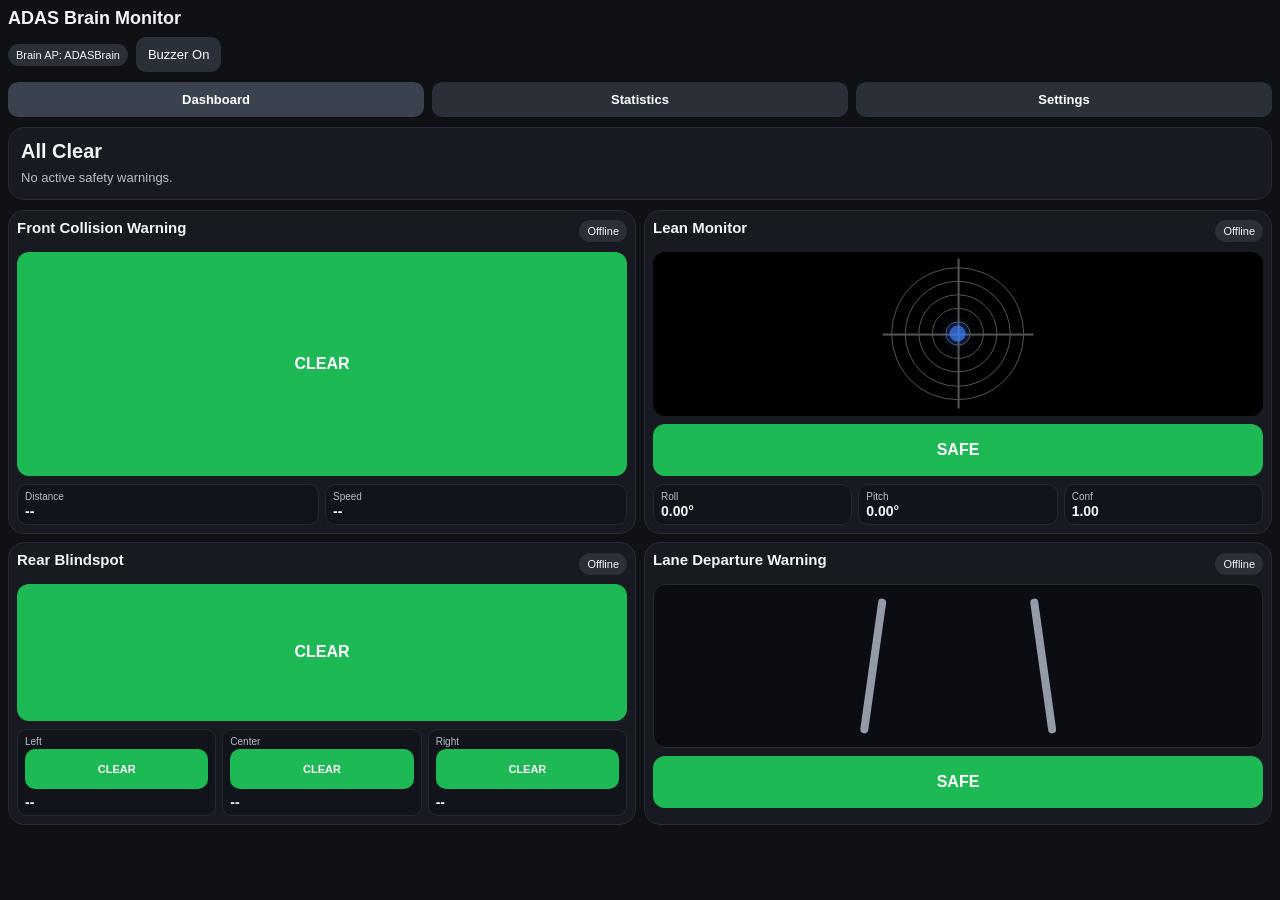
<file: code/firmware/MainHub/RPi_Brain/index.html>
<!DOCTYPE html>
<html>
<head>
<meta name="viewport" content="width=device-width, initial-scale=1, viewport-fit=cover">
<title>ADAS Brain</title>
<style>
  :root{--bg:#0f1115;--card:#171a21;--text:#f2f4f8;--muted:#b6bcc8;--border:#262b35;--btn:#2b2f38;}
  *{box-sizing:border-box}
  html,body{margin:0;background:var(--bg);color:var(--text);font-family:Arial,Helvetica,sans-serif;}
  body{padding:10px;}
  .wrap{max-width:1600px;margin:0 auto;}
  .topTitle{font-size:18px;font-weight:700;margin-bottom:8px;}
  .statusRow,.navRow,.settingsButtons{display:flex;gap:8px;flex-wrap:wrap;align-items:center;margin-bottom:10px;}
  .badge{display:inline-block;padding:5px 8px;border-radius:999px;background:#2b2f38;font-size:11px;}
  button,select,input{padding:10px 12px;border:0;border-radius:10px;background:var(--btn);color:white;font-size:13px;}
  button{cursor:pointer;}
  input[type="number"],select{width:100%;background:#20242c;}
  .navBtn{flex:1;font-weight:700;}.navBtn.active{background:#3a4250;}
  .hidden{display:none!important;}
  .banner{background:#1b2330;border:1px solid #2c3b56;border-radius:14px;padding:12px;margin-bottom:10px;}
  .cards{display:flex;flex-direction:column;gap:10px;}
  .panel,.settingsSection{background:var(--card);border:1px solid var(--border);border-radius:16px;padding:10px;min-width:0;}
  .sensorPanel{display:flex;flex-direction:column;}.sensorPanel .stateBox{flex:1 1 auto;}.sensorPanel .grid{margin-top:auto;}
  .panelHead{display:flex;justify-content:space-between;align-items:center;gap:8px;margin-bottom:8px;}
  .panelTitle,.settingsTitle{font-size:15px;font-weight:700;min-width:0;margin-bottom:8px;}
  .stateBox{width:100%;border-radius:14px;min-height:72px;display:flex;align-items:center;justify-content:center;text-align:center;font-size:22px;font-weight:800;color:white;margin-bottom:10px;transition:background-color 120ms linear;}
  .grid,.settingsGrid{display:grid;grid-template-columns:1fr 1fr;gap:8px;}
  .cell{background:#11151b;border:1px solid #232933;border-radius:12px;padding:8px;min-width:0;}.cell.full{grid-column:1/-1;}
  .label{color:var(--muted);font-size:11px;margin-bottom:4px;}.value{font-size:18px;font-weight:700;word-break:break-word;line-height:1.15;}
  .help{color:var(--muted);font-size:12px;line-height:1.5;margin-top:4px;}
  .settingsWrap{display:grid;gap:10px;}
  #frontPanel .grid,#leanPanel .grid,#rearPanel .grid{grid-template-columns:1fr 1fr 1fr;}
  #frontPanel .grid{grid-template-columns:1fr 1fr;}
  .rearMiniState{width:100%;border-radius:10px;min-height:40px;display:flex;align-items:center;justify-content:center;text-align:center;font-size:11px;font-weight:800;color:white;margin-bottom:6px;padding:4px;}
  .mainWarning{background:var(--card);border:1px solid var(--border);border-radius:16px;padding:12px;margin-bottom:10px;}
 
  .mainWarningTitle{font-size:20px;font-weight:800;margin-bottom:6px;}
  .mainWarningMsg{color:var(--muted);font-size:13px;line-height:1.35;}
  #leanVisual{position:relative;width:100%;height:250px;background:#000;overflow:hidden;border-radius:16px;margin-bottom:10px;}
  #leanField{position:absolute;left:50%;top:50%;transform:translate(-50%,-50%);}
  .circle{position:absolute;border:1px solid #555;border-radius:50%;left:50%;top:50%;transform:translate(-50%,-50%);box-sizing:border-box;}
  #c1{width:88%;height:88%;}#c2{width:70%;height:70%;}#c3{width:52%;height:52%;}#c4{width:34%;height:34%;}#c5{width:16%;height:16%;}
  .line{position:absolute;background:#555;}#lineV{width:2px;height:100%;left:50%;top:0;}#lineH{width:100%;height:2px;top:50%;left:0;}
  #leanDot{width:16px;height:16px;border-radius:50%;position:absolute;left:50%;top:50%;transform:translate(-50%,-50%);background:rgba(64,128,255,.75);box-shadow:0 0 12px rgba(64,128,255,.75);}
  #laneVisual{width:100%;height:220px;background:#0b0d12;border-radius:16px;position:relative;overflow:hidden;margin-bottom:10px;border:1px solid #232933;}
  #laneRoadCenter{position:absolute;left:50%;top:0;transform:translateX(-50%);width:70%;height:100%;}.laneMark{position:absolute;top:8%;width:8px;height:84%;border-radius:999px;background:#9aa3b2;opacity:.95;transition:background-color 120ms linear,box-shadow 120ms linear;}
  #laneLeftMark{left:30%;transform:translateX(-50%) rotate(8deg);}#laneRightMark{left:70%;transform:translateX(-50%) rotate(-8deg);}.laneAlert{background:#ffb020!important;box-shadow:0 0 18px rgba(255,176,32,.65);}
  .wizardBox{border:1px solid #2c3b56;background:#111824;border-radius:14px;padding:12px;margin-top:10px;}
  .wizardStepTitle{font-size:16px;font-weight:800;margin-bottom:8px;}.wizardProgress{color:var(--muted);font-size:12px;margin-bottom:10px;}.danger{background:#513033;}
  @media (orientation:landscape) and (max-width:1400px){body{padding:8px}.cards{flex-direction:row;align-items:stretch;gap:8px;flex-wrap:wrap}.panel{flex:1 1 calc(50% - 8px);padding:8px}.stateBox{min-height:52px;font-size:16px;margin-bottom:8px;border-radius:12px}#frontPanel .stateBox,#rearPanel .stateBox{min-height:120px}#leanVisual,#laneVisual{height:164px;margin-bottom:8px;border-radius:12px}.grid{gap:6px}.cell{padding:6px 7px;border-radius:10px}.value{font-size:14px;line-height:1.05}.label{font-size:10px;margin-bottom:2px}}
  @media (min-width:1401px){.cards{flex-direction:row;align-items:stretch;flex-wrap:wrap}.panel{flex:1 1 calc(25% - 10px)}}
  @media (max-width:900px){.settingsGrid{grid-template-columns:1fr}}

  .wizardHealth{
    display:grid;
    grid-template-columns:1fr 1fr;
    gap:8px;
    margin-top:10px;
  }
  .unitCheck{
    background:#11151b;
    border:1px solid #232933;
    border-radius:12px;
    padding:10px;
  }
  .unitCheckName{
    font-size:12px;
    color:var(--muted);
    margin-bottom:6px;
  }
  .unitCheckStatus{
    font-size:16px;
    font-weight:800;
  }
  .okText{color:#1db954;}
  .warnText{color:#ffb020;}
  .badText{color:#ff3b30;}
  .wizardCleanNote{
    color:var(--muted);
    font-size:12px;
    line-height:1.45;
  }
  .soundUnitCard{
    background:#11151b;
    border:1px solid #232933;
    border-radius:12px;
    padding:10px;
  }
  .soundVolumeRow{
    display:flex;
    gap:10px;
    align-items:center;
    margin-top:8px;
  }
  .soundVolumeRow input{
    flex:1;
  }
  .soundVolumeValue{
    width:46px;
    text-align:right;
    color:var(--muted);
    font-size:12px;
  }
  .statsGrid{
    display:grid;
    grid-template-columns:1fr 1fr 1fr;
    gap:10px;
    margin-bottom:10px;
  }
  .statsCard{
    background:#11151b;
    border:1px solid #232933;
    border-radius:14px;
    padding:12px;
  }
  .scoreValue{
    font-size:42px;
    font-weight:900;
    line-height:1;
  }
  .scoreBand{
    color:var(--muted);
    font-size:13px;
    margin-top:6px;
  }
  .incidentList{
    display:grid;
    gap:8px;
    margin-top:10px;
  }
  .incidentItem{
    background:#11151b;
    border:1px solid #232933;
    border-radius:12px;
    padding:10px;
  }
  .incidentTitle{
    font-size:14px;
    font-weight:800;
    margin-bottom:4px;
  }
  .incidentMeta{
    color:var(--muted);
    font-size:12px;
    line-height:1.4;
  }
  @media (max-width: 900px){
    .statsGrid{grid-template-columns:1fr 1fr;}
  }
  @media (max-width: 650px){
    .wizardHealth{grid-template-columns:1fr;}
  }

</style>
</head>
<body>
<div class="wrap">
  <div class="topTitle">ADAS Brain Monitor</div>
  <div class="statusRow"><span class="badge">Brain AP: ADASBrain</span><button id="audioBtn" onclick="toggleBuzzer()">Buzzer On</button></div>
  <div class="navRow"><button id="tabDashboardBtn" class="navBtn active" onclick="showTab('dashboard')">Dashboard</button><button id="tabStatsBtn" class="navBtn" onclick="showTab('statistics')">Statistics</button><button id="tabSettingsBtn" class="navBtn" onclick="showTab('settings')">Settings</button></div>

  <div id="dashboardTab">
    <div id="setupBanner" class="banner hidden"><div style="font-weight:700;margin-bottom:6px;">Setup required</div><div class="help">Complete the guided setup before normal use.</div><div class="settingsButtons"><button onclick="openSetupWizard()">Open Setup Wizard</button></div></div>
    <div class="mainWarning" id="mainWarningBox">
      <div id="mainWarningTitle" class="mainWarningTitle">All Clear</div>
      <div id="mainWarningMsg" class="mainWarningMsg">No active safety warnings.</div>
  
    </div>
    <div class="cards">
      <div class="panel sensorPanel" id="frontPanel"><div class="panelHead"><div class="panelTitle">Front Collision Warning</div><span class="badge" id="frontBadge">Offline</span></div><div id="frontStateBox" class="stateBox" style="background:#1db954;">CLEAR</div><div class="grid"><div class="cell"><div class="label">Distance</div><div id="frontDist" class="value">--</div></div><div class="cell"><div class="label">Speed</div><div id="frontSpeed" class="value">--</div></div></div></div>
      <div class="panel" id="leanPanel"><div class="panelHead"><div class="panelTitle">Lean Monitor</div><span class="badge" id="leanBadge">Offline</span></div><div id="leanVisual"><div id="leanField"><div id="c1" class="circle"></div><div id="c2" class="circle"></div><div id="c3" class="circle"></div><div id="c4" class="circle"></div><div id="c5" class="circle"></div><div id="lineV" class="line"></div><div id="lineH" class="line"></div><div id="leanDot"></div></div></div><div id="leanStateBox" class="stateBox" style="background:#1db954;">SAFE</div><div class="grid"><div class="cell"><div class="label">Roll</div><div id="leanRoll" class="value">0.00°</div></div><div class="cell"><div class="label">Pitch</div><div id="leanPitch" class="value">0.00°</div></div><div class="cell"><div class="label">Conf</div><div id="leanConf" class="value">1.00</div></div></div></div>
      <div class="panel sensorPanel" id="rearPanel"><div class="panelHead"><div class="panelTitle">Rear Blindspot</div><span class="badge" id="rearBadge">Offline</span></div><div id="rearStateBox" class="stateBox" style="background:#1db954;">CLEAR</div><div class="grid"><div class="cell"><div 
class="label">Left</div><div id="rearLeftStateBox" class="rearMiniState" style="background:#1db954;">CLEAR</div><div id="rearLeftDist" class="value">--</div></div><div class="cell"><div class="label">Center</div><div id="rearCenterStateBox" class="rearMiniState" style="background:#1db954;">CLEAR</div><div id="rearCenterDist" class="value">--</div></div><div class="cell"><div class="label">Right</div><div id="rearRightStateBox" class="rearMiniState" style="background:#1db954;">CLEAR</div><div id="rearRightDist" class="value">--</div></div></div></div>
      <div class="panel sensorPanel" id="lanePanel"><div class="panelHead"><div class="panelTitle">Lane Departure Warning</div><span class="badge" id="laneBadge">Offline</span></div><div id="laneVisual"><div id="laneRoadCenter"><div id="laneLeftMark" class="laneMark"></div><div id="laneRightMark" class="laneMark"></div></div></div><div id="laneStateBox" class="stateBox" style="background:#1db954;">SAFE</div></div>
    </div>
  </div>

  <div id="statisticsTab" class="hidden">
    <div class="settingsWrap">
      <div class="statsGrid">
        <div class="statsCard">
          <div class="label">Driver Score</div>
          <div id="driverScore" class="scoreValue">100</div>
  
          <div id="driverScoreBand" class="scoreBand">Excellent</div>
        </div>
        <div class="statsCard">
          <div class="label">Critical Incidents</div>
          <div id="criticalIncidentCount" class="value">0</div>
        </div>
        <div class="statsCard">
          <div class="label">Front</div>
          <div id="frontIncidentCount" class="value">0</div>
        </div>
 
        <div class="statsCard">
          <div class="label">Rear</div>
          <div id="rearIncidentCount" class="value">0</div>
        </div>
        <div class="statsCard">
          <div class="label">Lane</div>
          <div id="laneIncidentCount" class="value">0</div>
        </div>
        <div class="statsCard">
          <div class="label">Center 
/ Lean</div>
          <div id="leanIncidentCount" class="value">0</div>
        </div>
        <div class="statsCard">
          <div class="label">Multi-Hazard</div>
          <div id="multiIncidentCount" class="value">0</div>
        </div>
      </div>

      <div class="settingsSection">
        <div class="settingsTitle">Recent Incidents</div>
        <div id="incidentList" class="incidentList"></div>
      
      </div>
    </div>
  </div>


  <div id="settingsTab" class="hidden">
  <div class="settingsWrap">

    <div id="cmdStatus" class="help hidden"></div>

    <div id="wizardHeader" class="settingsSection hidden">
      <div id="wizardProgress" class="wizardProgress">Step 1 of 8</div>
      <div id="wizardTitle" class="wizardStepTitle">Welcome</div>
      <div id="wizardBody" class="wizardCleanNote">Set up Drivora for this vehicle.</div>
    </div>

    <div id="vehicleSection" class="settingsSection configSection wizardStepSection" data-step="1">
      <div class="settingsTitle">Vehicle Profile</div>
      <div class="settingsGrid">
        <div>
     
          <div class="label">Vehicle Type</div>
          <select id="cfgVehicleType">
            <option value="1">Compact</option>
            <option value="2">Passenger</option>
            <option value="3">Tall / SUV</option>
          </select>
        </div>
        <div>
          <div class="label">Load Condition</div>
   
          <select id="cfgLoadCondition">
            <option value="0">Light</option>
            <option value="1">Normal</option>
            <option value="2">Heavy</option>
          </select>
        </div>
        <div>
          <div class="label">Track Width (m)</div>
          <input id="cfgTrackWidth" type="number" step="0.01" 
min="0.80" max="4.00">
        </div>
        <div>
          <div class="label">Wheelbase (m)</div>
          <input id="cfgWheelBase" type="number" step="0.01" min="1.50" max="6.00">
        </div>
        <div>
          <div class="label">Vehicle Height (m)</div>
          <input id="cfgVehicleHeight" type="number" step="0.01" min="0.50" max="6.00">
        </div>
    
      </div>
    </div>

    <div id="frontSection" class="settingsSection configSection wizardStepSection" data-step="2">
      <div class="settingsTitle">Front Sensitivity</div>
      <div class="settingsGrid">
        <div>
          <div class="label">Front preset</div>
          <select id="cfgFrontPreset">
            <option value="0">Near</option>
            <option value="1">Normal</option>
            <option 
value="2">Far</option>
          </select>
          <div class="help">Near gives shorter warning range.
Far gives earlier warnings.</div>
        </div>
      </div>
    </div>

    <div id="rearSection" class="settingsSection configSection wizardStepSection" data-step="3">
      <div class="settingsTitle">Rear Sensitivity</div>
      <div class="settingsGrid">
        <div>
          <div class="label">Rear preset</div>
          <select id="cfgRearPreset">
            <option value="0">Near</option>
           
            <option value="1">Normal</option>
            <option value="2">Far</option>
          </select>
          <div class="help">Near gives a tighter rear zone.
Far gives earlier rear warnings.</div>
        </div>
      </div>
    </div>

    <div id="calibrationSection" class="settingsSection configSection wizardStepSection" data-step="4">
      <div class="settingsTitle">Center Calibration</div>
      <div class="settingsGrid">
        <div>
          <div class="label">Calibration Status</div>
          <div id="cfgCenterCalStatus" class="value">Not calibrated</div>
        </div>
      </div>
      <div 
class="help">Park on level ground and keep the vehicle still.</div>
      <div class="settingsButtons">
        <button onclick="calibrateCenter()">Calibrate Center Unit</button>
      </div>
      <div id="wizardCalibrationStatus" class="help hidden">Calibration is required before continuing.</div>
    </div>

    <div id="testSection" class="settingsSection configSection wizardStepSection wizardOnly" data-step="5">
      <div class="settingsTitle">Installation Test</div>
      <div class="help">Check that each unit is online before finishing setup.</div>
      <div class="wizardHealth">
        <div class="unitCheck">
  
          <div class="unitCheckName">Front Unit</div>
          <div id="wizardFrontStatus" class="unitCheckStatus badText">Offline</div>
        </div>
        <div class="unitCheck">
          <div class="unitCheckName">Center Unit</div>
          <div id="wizardCenterStatus" class="unitCheckStatus badText">Offline</div>
        </div>
        <div class="unitCheck">
          <div class="unitCheckName">Rear Unit</div>
      
          <div id="wizardRearStatus" class="unitCheckStatus badText">Offline</div>
        </div>
        <div class="unitCheck">
          <div class="unitCheckName">Lane Unit</div>
          <div id="wizardLaneStatus" class="unitCheckStatus badText">Offline</div>
        </div>
      </div>
      <div id="wizardTestHint" class="help">You can continue after confirming the required units are responding.</div>
    </div>

    <div id="soundSection" class="settingsSection configSection wizardStepSection" data-step="6">
      <div 
class="settingsTitle">Sound Settings</div>
      <div class="settingsGrid">
        <div class="soundUnitCard">
          <div class="label">Buzzer Output</div>
          <button id="soundBuzzerBtn" onclick="toggleBuzzer()">Buzzer On</button>
        </div>
        <div class="soundUnitCard">
          <div class="label">Front Unit Pattern</div>
          <select id="cfgFrontSoundPattern" class="soundPatternSelect">
            <option value="0">Urgent Triple Pulse</option>
 
            <option value="1">Wide Double Pulse</option>
            <option value="2">Quick Double Tap</option>
            <option value="3">Two-Tone Stability</option>
          </select>
          <div class="label" style="margin-top:8px;">Front Volume</div>
          <div class="soundVolumeRow"><input id="cfgFrontSoundVolume" type="range" min="30" max="100" step="5"><div id="frontSoundVolumeText" class="soundVolumeValue">100%</div></div>
          <button class="soundTestBtn" onclick="testSound('front')">Test Front Sound</button>
  
        </div>
        <div class="soundUnitCard">
          <div class="label">Rear Unit Pattern</div>
          <select id="cfgRearSoundPattern" class="soundPatternSelect">
            <option value="0">Urgent Triple Pulse</option>
            <option value="1">Wide Double Pulse</option>
            <option value="2">Quick Double Tap</option>
            <option value="3">Two-Tone Stability</option>
 
         </select>
          <div class="label" style="margin-top:8px;">Rear Volume</div>
          <div class="soundVolumeRow"><input id="cfgRearSoundVolume" type="range" min="30" max="100" step="5"><div id="rearSoundVolumeText" class="soundVolumeValue">100%</div></div>
          <button class="soundTestBtn" onclick="testSound('rear')">Test Rear Sound</button>
        </div>
        <div class="soundUnitCard">
          <div class="label">Lane Unit Pattern</div>
          <select id="cfgLaneSoundPattern" class="soundPatternSelect">
    
          <option value="0">Urgent Triple Pulse</option>
            <option value="1">Wide Double Pulse</option>
            <option value="2">Quick Double Tap</option>
            <option value="3">Two-Tone Stability</option>
          </select>
          <div class="label" style="margin-top:8px;">Lane Volume</div>
          <div class="soundVolumeRow"><input id="cfgLaneSoundVolume" type="range" min="30" max="100" step="5"><div id="laneSoundVolumeText" class="soundVolumeValue">100%</div></div>
    
          <button class="soundTestBtn" onclick="testSound('lane')">Test Lane Sound</button>
        </div>
        <div class="soundUnitCard">
          <div class="label">Center / Lean Unit Pattern</div>
          <select id="cfgLeanSoundPattern" class="soundPatternSelect">
            <option value="0">Urgent Triple Pulse</option>
            <option value="1">Wide Double Pulse</option>
            <option value="2">Quick Double Tap</option>
 
            <option value="3">Two-Tone Stability</option>
          </select>
          <div class="label" style="margin-top:8px;">Center Volume</div>
          <div class="soundVolumeRow"><input id="cfgLeanSoundVolume" type="range" min="30" max="100" step="5"><div id="leanSoundVolumeText" class="soundVolumeValue">100%</div></div>
          <button class="soundTestBtn" onclick="testSound('lean')">Test Center Sound</button>
        </div>
      </div>
    </div>

    <div id="finishSection" class="settingsSection configSection wizardStepSection wizardOnly" data-step="7">
    
      <div class="settingsTitle">Save and Finish</div>
      <div class="help">Save this setup and unlock the dashboard.</div>
      <div class="settingsButtons">
        <button onclick="finishWizardSetup()">Save and Finish Setup</button>
      </div>
    </div>

    <div id="wizardControls" class="settingsSection hidden">
      <div class="settingsButtons">
        <button id="wizardBackBtn" onclick="wizardBack()">Back</button>
        <button id="wizardNextBtn" onclick="wizardNext()">Next</button>
      </div>
    </div>

    <div id="saveSettingsSection" class="settingsSection normalOnly">
  
      <div class="settingsButtons">
        <button onclick="saveAllNormalSettings()">Save Settings</button>
      </div>
    </div>

    <div id="normalSetupWizardSection" class="settingsSection normalOnly">
      <div class="settingsTitle">Guided Setup Wizard</div>
      <div class="help">Run the full setup again after reinstalling, remounting, or moving the system to another vehicle.</div>
      <div class="settingsButtons">
        <button onclick="openSetupWizard()">Open Setup Wizard</button>
      </div>
    </div>

    <div id="systemSection" class="settingsSection normalOnly">
   
      <div class="settingsTitle">System / Reset</div>
      <div class="help">Reset returns vehicle dimensions and sensitivity presets to defaults.
Setup must be completed again afterwards.</div>
      <div class="settingsButtons">
        <button class="danger" onclick="resetDefaults()">Reset Settings to Defaults</button>
      </div>
    </div>

  </div>
</div>
</div>

<script>
// --- WS CONNECTION UPDATED FOR LINUX/CROW ---
const ws = new WebSocket("ws://" + location.hostname + "/ws");
let buzzerUiEnabled = true;

let leanDotCurrentX = 0;
let leanDotCurrentY = 0;
let leanDotTargetX = 0;
let leanDotTargetY = 0;
let leanDotInitialized = false;

let latestConfig = null;
let latestHealth = {
  front: {online:false, stale:true},
  lean:  {online:false, stale:true},
  rear:  {online:false, stale:true},
  lane:  {online:false, stale:true}
};
let settingsUiInitialized = false;
let settingsDirty = false;
let wizardStep = 0;
let wizardMode = false;
let forceFormRefresh = false;
let wizardCalibrationRequested = false;
let wizardCalibrationStartedAt = 0;
let previousSoundPatternValues = {};

const INCIDENT_STORAGE_KEY = "drivora_incidents_v1";
const MAX_LOCAL_INCIDENTS = 100;
const DEFAULT_CFG = {
  setupCompleted: 0,
  vehicleType: 3,
  loadCondition: 1,
  trackWidth_m: 1.56,
  wheelBase_m: 2.67,
  vehicleHeight_m: 1.57,
  frontPreset: 1,
  rearPreset: 1,
  centerCalibrated: 0,
  frontSoundPattern: 0,
  rearSoundPattern: 1,
  laneSoundPattern: 2,
  leanSoundPattern: 3,
  frontSoundVolume: 100,
  rearSoundVolume: 100,
  laneSoundVolume: 100,
  leanSoundVolume: 100,
  buzzerEnabled: 1
};
function $(id){ return document.getElementById(id); }

function isSetupLocked(){
  return wizardMode || !latestConfig || !latestConfig.setupCompleted;
}

function showTab(tab){
  if ((tab === "dashboard" || tab === "statistics") && isSetupLocked()) {
    $("dashboardTab").classList.add("hidden");
    $("statisticsTab").classList.add("hidden");
    $("settingsTab").classList.remove("hidden");
    $("tabDashboardBtn").classList.add("hidden");
    $("tabStatsBtn").classList.add("hidden");
    $("tabSettingsBtn").classList.add("active");
    $("tabSettingsBtn").innerText = "Setup";
    const audioBtn = $("audioBtn");
    if (audioBtn) audioBtn.classList.add("hidden");
    setCmdStatus("Complete setup to unlock the dashboard and statistics.");
    return;
  }

  $("dashboardTab").classList.toggle("hidden", tab !== "dashboard");
  $("statisticsTab").classList.toggle("hidden", tab !== "statistics");
  $("settingsTab").classList.toggle("hidden", tab !== "settings");
  $("tabDashboardBtn").classList.toggle("active", tab === "dashboard");
  $("tabStatsBtn").classList.toggle("active", tab === "statistics");
  $("tabSettingsBtn").classList.toggle("active", tab === "settings");
  const audioBtn = $("audioBtn");
  if (audioBtn) audioBtn.classList.toggle("hidden", tab !== "dashboard");

  if (tab === "statistics") refreshStatisticsPage();
}

function setCmdStatus(msg){
  const el = $("cmdStatus");
  if (el) el.innerText = msg;
}

ws.onopen = () => setCmdStatus("WebSocket connected.");
ws.onclose = () => setCmdStatus("WebSocket disconnected. Refresh the page.");
ws.onerror = () => setCmdStatus("WebSocket error. Refresh the page.");

function updateBuzzerButton(enabled){
  buzzerUiEnabled = !!enabled;
  const label = buzzerUiEnabled ?
"Buzzer On" : "Buzzer Off";
  const btn = $("audioBtn");
  const soundBtn = $("soundBuzzerBtn");
  if (btn) btn.innerText = label;
  if (soundBtn) soundBtn.innerText = label;
}

function toggleBuzzer(){
  if (ws.readyState !== WebSocket.OPEN) {
    setCmdStatus("WebSocket not connected. Refresh the page.");
    return;
  }

  ws.send(JSON.stringify({cmd: "BUZZER_TOGGLE"}));
  buzzerUiEnabled = !buzzerUiEnabled;
  updateBuzzerButton(buzzerUiEnabled);
  setCmdStatus(buzzerUiEnabled ? "Buzzer enabled." : "Buzzer disabled.");
}

function sendWizardBuzzerMode(){
  if (ws.readyState !== WebSocket.OPEN) return;
  if (!(wizardMode || !latestConfig || !latestConfig.setupCompleted)) return;
  // Keep warning beeps silent during setup until the Installation Test step.
  // This is temporary and does not change the saved user buzzer preference.
  if (wizardStep >= 5) ws.send(JSON.stringify({cmd: "WIZARD_BUZZER_ENABLE"}));
  else ws.send(JSON.stringify({cmd: "WIZARD_BUZZER_MUTE"}));
}

function resizeLeanField(){
  const visual = $("leanVisual");
  const rect = visual.getBoundingClientRect();
  const side = Math.min(rect.width, rect.height) * 0.92;
  const field = $("leanField");
  field.style.width = side + "px";
  field.style.height = side + "px";
}

window.addEventListener("resize", resizeLeanField);
window.addEventListener("load", () => {
  resizeLeanField();
  markSettingsDirtyHandlers();
});

function softAxisPosition(valueDeg, criticalDeg, radiusPx){
  const INNER_RATIO = 0.78;
  const OUTER_RATIO = 0.90;
  const HEADROOM = 2.85;

  const absV = Math.abs(valueDeg);
  const sign = valueDeg >= 0 ?
1 : -1;

  const innerSpan = Math.max(criticalDeg, 0.01);
  const outerSpan = Math.max(criticalDeg * HEADROOM, innerSpan + 0.01);

  let magRatio;
  if (absV <= innerSpan) {
    magRatio = (absV / innerSpan) * INNER_RATIO;
  } else {
    const t = Math.min((absV - innerSpan) / (outerSpan - innerSpan), 1.0);
    const eased = 1.0 - Math.exp(-3.2 * t);
    const easedNorm = eased / (1.0 - Math.exp(-3.2));
    magRatio = INNER_RATIO + (OUTER_RATIO - INNER_RATIO) * easedNorm;
  }

  return sign * magRatio * radiusPx;
}

function animateLeanDot(){
  if (leanDotInitialized) {
    const dot = $("leanDot");
    const SMOOTH = 0.35;
    leanDotCurrentX += (leanDotTargetX - leanDotCurrentX) * SMOOTH;
    leanDotCurrentY += (leanDotTargetY - leanDotCurrentY) * SMOOTH;
    dot.style.left = leanDotCurrentX + "px";
    dot.style.top = leanDotCurrentY + "px";
  }
  requestAnimationFrame(animateLeanDot);
}
requestAnimationFrame(animateLeanDot);

function fmtCm(v){ return v < 0 ?
"Invalid" : v.toFixed(1) + " cm"; }
function fmtSpeed(v){ return (v >= 0 ? "+" : "") + v.toFixed(1) + " cm/s";
}
function statusText(o){
  if (!o.online) return "Offline";
  if (o.stale) return "Stale";
  return "Online";
}

function setUnitStatus(el, obj){
  const text = statusText(obj);
  el.innerText = text;
  el.classList.remove("okText", "warnText", "badText");
  if (!obj.online) el.classList.add("badText");
  else if (obj.stale) el.classList.add("warnText");
  else el.classList.add("okText");
}

function safeSend(msg){
  if (ws.readyState !== WebSocket.OPEN) {
    setCmdStatus("WebSocket not connected. Refresh the page.");
    return false;
  }

  ws.send(JSON.stringify({cmd: msg}));
  setCmdStatus("Command sent: " + msg);
  return true;
}

function sendObj(obj){
  if (ws.readyState !== WebSocket.OPEN) {
    setCmdStatus("WebSocket not connected. Refresh the page.");
    return false;
  }

  ws.send(JSON.stringify(obj));
  settingsDirty = false;
  setCmdStatus("Settings command sent.");
  return true;
}

function getSetupObj(cmd){
  return {
    cmd: cmd,
    vehicleType: parseInt($("cfgVehicleType").value),
    loadCondition: parseInt($("cfgLoadCondition").value),
    trackWidth_m: parseFloat($("cfgTrackWidth").value),
    wheelBase_m: parseFloat($("cfgWheelBase").value),
    vehicleHeight_m: parseFloat($("cfgVehicleHeight").value),
    frontPreset: parseInt($("cfgFrontPreset").value),
    rearPreset: parseInt($("cfgRearPreset").value),
    frontSoundPattern: parseInt($("cfgFrontSoundPattern").value),
    rearSoundPattern: parseInt($("cfgRearSoundPattern").value),
    laneSoundPattern: parseInt($("cfgLaneSoundPattern").value),
    leanSoundPattern: parseInt($("cfgLeanSoundPattern").value),
    frontSoundVolume: parseInt($("cfgFrontSoundVolume").value),
    rearSoundVolume: parseInt($("cfgRearSoundVolume").value),
    laneSoundVolume: parseInt($("cfgLaneSoundVolume").value),
    leanSoundVolume: parseInt($("cfgLeanSoundVolume").value),
    setupCompleted: true
  };
}

function saveVehicleSettings(){
  sendObj({
    cmd: "saveVehicle",
    vehicleType: parseInt($("cfgVehicleType").value),
    loadCondition: parseInt($("cfgLoadCondition").value),
    trackWidth_m: parseFloat($("cfgTrackWidth").value),
    wheelBase_m: parseFloat($("cfgWheelBase").value),
    vehicleHeight_m: parseFloat($("cfgVehicleHeight").value),
    setupCompleted: true
  });
}

function saveFrontPreset(){
  sendObj({cmd:"saveFrontPreset", frontPreset:parseInt($("cfgFrontPreset").value)});
}

function saveRearPreset(){
  sendObj({cmd:"saveRearPreset", rearPreset:parseInt($("cfgRearPreset").value)});
}

function soundPatternsAreUnique(){
  const vals = [
    $("cfgFrontSoundPattern").value,
    $("cfgRearSoundPattern").value,
    $("cfgLaneSoundPattern").value,
    $("cfgLeanSoundPattern").value
  ];
  return new Set(vals).size === vals.length;
}

function saveSoundSettings(){
  if (!soundPatternsAreUnique()) {
    setCmdStatus("Each beep pattern can be assigned to only one unit.");
    return false;
  }

  return sendObj({
    cmd:"saveSoundSettings",
    frontSoundPattern:parseInt($("cfgFrontSoundPattern").value),
    rearSoundPattern:parseInt($("cfgRearSoundPattern").value),
    laneSoundPattern:parseInt($("cfgLaneSoundPattern").value),
    leanSoundPattern:parseInt($("cfgLeanSoundPattern").value),
    frontSoundVolume:parseInt($("cfgFrontSoundVolume").value),
    rearSoundVolume:parseInt($("cfgRearSoundVolume").value),
    laneSoundVolume:parseInt($("cfgLaneSoundVolume").value),
    leanSoundVolume:parseInt($("cfgLeanSoundVolume").value)
  });
}

function testSound(unit){
  const prefixMap = {
    front: ["cfgFrontSoundPattern", "cfgFrontSoundVolume", "Front"],
    rear: ["cfgRearSoundPattern", "cfgRearSoundVolume", "Rear"],
    lane: ["cfgLaneSoundPattern", "cfgLaneSoundVolume", "Lane"],
    lean: ["cfgLeanSoundPattern", "cfgLeanSoundVolume", "Center"]
  };
  const cfg = prefixMap[unit];
  if (!cfg) return;

  if (ws.readyState !== WebSocket.OPEN) {
    setCmdStatus("WebSocket not connected. Refresh the page.");
    return;
  }

  ws.send(JSON.stringify({
    cmd: "testSound",
    pattern: parseInt($(cfg[0]).value),
    volume: parseInt($(cfg[1]).value)
  }));
  setCmdStatus("Testing " + cfg[2] + " sound...");
}

function saveAllSetup(){
  return sendObj(getSetupObj("saveAllSetup"));
}

function saveAllNormalSettings(){
  if (!soundPatternsAreUnique()) {
    setCmdStatus("Each beep pattern can be assigned to only one unit.");
    return false;
  }

  if (sendObj(getSetupObj("saveAllSetup"))) {
    settingsDirty = false;
    setCmdStatus("Settings saved.");
    return true;
  }

  return false;
}

function calibrateCenter(){
  wizardCalibrationRequested = true;
  wizardCalibrationStartedAt = Date.now();
  latestConfig.centerCalibrated = 0;
  $("cfgCenterCalStatus").innerText = "Calibrating...";
  $("wizardCalibrationStatus").innerText = "Calibrating... keep the vehicle still.";
  safeSend("CAL_CENTER");
  renderWizard();
}

function resetDefaults(){
  if (confirm("Reset Drivora settings to defaults? Setup must be completed again afterwards.")) {
    settingsDirty = false;
    settingsUiInitialized = false;
    wizardMode = true;
    wizardStep = 0;
    wizardCalibrationRequested = false;
    wizardCalibrationStartedAt = 0;
    latestConfig = Object.assign({}, DEFAULT_CFG);
    applyConfigToForm(DEFAULT_CFG, true);
    refreshSettingsMode(DEFAULT_CFG);
    safeSend("RESET_DEFAULTS");
    setCmdStatus("Reset command sent. Defaults loaded in UI.");
  }
}

function markSettingsDirtyHandlers(){
  ["cfgVehicleType","cfgLoadCondition","cfgTrackWidth","cfgWheelBase","cfgVehicleHeight","cfgFrontPreset","cfgRearPreset","cfgFrontSoundVolume","cfgRearSoundVolume","cfgLaneSoundVolume","cfgLeanSoundVolume"].forEach(id => {
    const el = $(id);
    if (el) {
      el.addEventListener("input", () => { settingsDirty = true; updateVolumeLabels(); });
      el.addEventListener("change", () => { settingsDirty = true; updateVolumeLabels(); });
    }
  });
  ["cfgFrontSoundPattern","cfgRearSoundPattern","cfgLaneSoundPattern","cfgLeanSoundPattern"].forEach(id => {
    const el = $(id);
    if (el) {
      el.addEventListener("change", () => handleSoundPatternChange(id));
    }
  });
}

function updateVolumeLabels(){
  const pairs = [
    ["cfgFrontSoundVolume", "frontSoundVolumeText"],
    ["cfgRearSoundVolume", "rearSoundVolumeText"],
    ["cfgLaneSoundVolume", "laneSoundVolumeText"],
    ["cfgLeanSoundVolume", "leanSoundVolumeText"]
  ];
  pairs.forEach(pair => {
    const slider = $(pair[0]);
    const label = $(pair[1]);
    if (slider && label) label.innerText = slider.value + "%";
  });
}

function captureSoundPatternValues(){
  ["cfgFrontSoundPattern","cfgRearSoundPattern","cfgLaneSoundPattern","cfgLeanSoundPattern"].forEach(id => {
    const el = $(id);
    if (el) previousSoundPatternValues[id] = el.value;
  });
}

function handleSoundPatternChange(changedId){
  const ids = ["cfgFrontSoundPattern","cfgRearSoundPattern","cfgLaneSoundPattern","cfgLeanSoundPattern"];
  const changedEl = $(changedId);
  if (!changedEl) return;

  const newVal = changedEl.value;
  const oldVal = previousSoundPatternValues[changedId] || newVal;

  const otherId = ids.find(id => id !== changedId && $(id) && $(id).value === newVal);
  if (otherId && $(otherId)) {
    $(otherId).value = oldVal;
    previousSoundPatternValues[otherId] = oldVal;
    setCmdStatus("Sound patterns swapped.");
  }

  previousSoundPatternValues[changedId] = newVal;
  settingsDirty = true;
  updateSoundPatternOptions();
}

function updateSoundPatternOptions(){
  const hint = $("soundPatternHint");
  if (hint) {
    hint.innerText = soundPatternsAreUnique()
      ?
"Choosing a used pattern automatically swaps it with the other unit."
: "Choose a different pattern, or select a used one to swap automatically.";
  }
}

function applyConfigToForm(cfg, force = false){
  if (!force && settingsDirty) return;

  $("cfgVehicleType").value = cfg.vehicleType;
  $("cfgLoadCondition").value = cfg.loadCondition;
  $("cfgTrackWidth").value = Number(cfg.trackWidth_m).toFixed(2);
  $("cfgWheelBase").value = Number(cfg.wheelBase_m).toFixed(2);
  $("cfgVehicleHeight").value = Number(cfg.vehicleHeight_m).toFixed(2);
  $("cfgFrontPreset").value = cfg.frontPreset;
  $("cfgRearPreset").value = cfg.rearPreset;

  $("cfgFrontSoundPattern").value = cfg.frontSoundPattern;
  $("cfgRearSoundPattern").value = cfg.rearSoundPattern;
  $("cfgLaneSoundPattern").value = cfg.laneSoundPattern;
  $("cfgLeanSoundPattern").value = cfg.leanSoundPattern;

  $("cfgFrontSoundVolume").value = cfg.frontSoundVolume;
  $("cfgRearSoundVolume").value = cfg.rearSoundVolume;
  $("cfgLaneSoundVolume").value = cfg.laneSoundVolume;
  $("cfgLeanSoundVolume").value = cfg.leanSoundVolume;

  updateVolumeLabels();
  captureSoundPatternValues();
  updateSoundPatternOptions();

  settingsUiInitialized = true;
}

function refreshNavigation(cfg){
  const locked = wizardMode || !cfg.setupCompleted;

  $("tabDashboardBtn").classList.toggle("hidden", locked);
  $("tabStatsBtn").classList.toggle("hidden", locked);
  $("tabSettingsBtn").innerText = locked ? "Setup" : "Settings";
  const audioBtn = $("audioBtn");
  if (audioBtn) audioBtn.classList.toggle("hidden", locked || $("dashboardTab").classList.contains("hidden"));
  if (locked) {
    $("dashboardTab").classList.add("hidden");
    $("statisticsTab").classList.add("hidden");
    $("settingsTab").classList.remove("hidden");
    $("tabDashboardBtn").classList.remove("active");
    $("tabStatsBtn").classList.remove("active");
    $("tabSettingsBtn").classList.add("active");
  }
}

function refreshSettingsMode(cfg){
  const setupDone = !!cfg.setupCompleted;
  const wizardActive = wizardMode || !setupDone;

  refreshNavigation(cfg);

  $("wizardHeader").classList.toggle("hidden", !wizardActive);
  $("wizardControls").classList.toggle("hidden", !wizardActive);
  $("wizardCalibrationStatus").classList.toggle("hidden", !wizardActive);
  document.querySelectorAll(".normalOnly").forEach(el => {
    el.classList.toggle("hidden", wizardActive);
  });
  document.querySelectorAll(".wizardStepSection").forEach(el => {
    if (wizardActive) {
      const step = parseInt(el.dataset.step);
      el.classList.toggle("hidden", step !== wizardStep);
    } else {
      el.classList.toggle("hidden", el.classList.contains("wizardOnly"));
    }
  });
  if (wizardActive) renderWizard();
}

function updateSettingsUI(cfg){
  latestConfig = cfg;

  if (forceFormRefresh || !settingsUiInitialized) {
    applyConfigToForm(cfg, true);
    forceFormRefresh = false;
  } else {
    applyConfigToForm(cfg, false);
  }

  $("cfgCenterCalStatus").innerText = cfg.centerCalibrated ?
"Calibrated" : (wizardCalibrationRequested ? "Calibrating..." : "Not calibrated");
  if (typeof cfg.buzzerEnabled !== "undefined") updateBuzzerButton(!!cfg.buzzerEnabled);
  $("setupBanner").classList.toggle("hidden", !!cfg.setupCompleted);
  refreshSettingsMode(cfg);
}

function openSetupWizard(){
  if (latestConfig && latestConfig.setupCompleted) {
    if (!confirm("Run the setup wizard again? The dashboard will be locked until the setup is completed.")) {
      return;
    }
  }

  showTab("settings");
  wizardMode = true;
  wizardStep = 0;
  settingsDirty = false;
  wizardCalibrationRequested = false;
  wizardCalibrationStartedAt = 0;
  if (latestConfig) {
    latestConfig.setupCompleted = 0;
    latestConfig.centerCalibrated = 0;
    applyConfigToForm(latestConfig, true);
  }

  safeSend("START_WIZARD");
  sendWizardBuzzerMode();
  refreshSettingsMode(latestConfig || DEFAULT_CFG);
  window.scrollTo({top:0, behavior:"smooth"});
}

function wizardBack(){
  if (wizardStep > 0) {
    wizardStep--;
    refreshSettingsMode(latestConfig || DEFAULT_CFG);
  }
}

function wizardNext(){
  if (wizardStep < 7) {
    wizardStep++;
    refreshSettingsMode(latestConfig || DEFAULT_CFG);
  }
}

function calibrationReadyForNext(){
  if (!wizardCalibrationRequested) return false;
  if (!latestConfig || !latestConfig.centerCalibrated) return false;
  return (Date.now() - wizardCalibrationStartedAt) > 2000;
}

function finishWizardSetup(){
  if (saveAllSetup()) {
    wizardMode = false;
    if (ws.readyState === WebSocket.OPEN) ws.send(JSON.stringify({cmd: "WIZARD_BUZZER_ENABLE"}));
    wizardCalibrationRequested = false;
    wizardCalibrationStartedAt = 0;
    settingsDirty = false;
    forceFormRefresh = true;

    if (latestConfig) latestConfig.setupCompleted = 1;

    setCmdStatus("Setup saved. Dashboard unlocked.");
    showTab("dashboard");
  }
}

function renderWizard(){
  const titles = [
    "Welcome",
    "Vehicle Information",
    "Front Sensitivity",
    "Rear Sensitivity",
    "Center Calibration",
    "Installation Test",
    "Warning Sounds",
    "Save and Finish"
  ];
  const bodies = [
    "Set up Drivora for this vehicle.",
    "Enter the vehicle dimensions used by the center unit.",
    "Choose how early the front warning should respond.",
    "Choose how early the rear warning should respond.",
    "Calibrate the center unit on level ground.",
    "Confirm that the installed units are responding.",
    "Choose unique beep patterns and volumes for the warning units.",
    "Save the setup and unlock the dashboard."
  ];

  $("wizardProgress").innerText = "Step " + (wizardStep + 1) + " of 8";
  $("wizardTitle").innerText = titles[wizardStep];
  $("wizardBody").innerText = bodies[wizardStep];
  $("wizardBackBtn").style.display = wizardStep === 0 ? "none" : "inline-block";
  $("wizardNextBtn").style.display = wizardStep === 7 ? "none" : "inline-block";
  $("wizardNextBtn").innerText = "Next";

  sendWizardBuzzerMode();

  if (wizardStep === 4) {
    const ready = calibrationReadyForNext();
    if (!wizardCalibrationRequested) {
      $("wizardCalibrationStatus").innerText = "Press Calibrate to continue.";
    } else if (!ready) {
      $("wizardCalibrationStatus").innerText = "Waiting for calibration to complete...";
    } else {
      $("wizardCalibrationStatus").innerText = "Calibration completed. You can continue.";
    }

    $("wizardNextBtn").style.display = ready ? "inline-block" : "none";
  }

  if (wizardStep === 5) {
    updateWizardHealth();
  }
}

function updateWizardHealth(){
  setUnitStatus($("wizardFrontStatus"), latestHealth.front);
  setUnitStatus($("wizardCenterStatus"), latestHealth.lean);
  setUnitStatus($("wizardRearStatus"), latestHealth.rear);
  setUnitStatus($("wizardLaneStatus"), latestHealth.lane);

  const requiredOk =
    latestHealth.front.online && !latestHealth.front.stale &&
    latestHealth.lean.online && !latestHealth.lean.stale &&
    latestHealth.rear.online && !latestHealth.rear.stale;
  $("wizardTestHint").innerText = requiredOk
    ? "Core units are responding. Lane unit can be checked if installed."
    : "Waiting for Front, Center, and Rear units to respond.";
}


function loadLocalIncidents(){
  try {
    return JSON.parse(localStorage.getItem(INCIDENT_STORAGE_KEY) || "[]");
  } catch(e) {
    return [];
  }
}

function saveLocalIncidents(items){
  localStorage.setItem(INCIDENT_STORAGE_KEY, JSON.stringify(items.slice(0, MAX_LOCAL_INCIDENTS)));
}

function storeIncidentLocally(incident){
  let items = loadLocalIncidents();
  const exists = items.some(x => x && x.id === incident.id);
  if (!exists) {
    incident.receivedAtPhoneTime = Date.now();
    incident.synced = false;
    items.unshift(incident);
    saveLocalIncidents(items);
  }

  if (ws.readyState === WebSocket.OPEN) {
    ws.send(JSON.stringify({cmd:"incidentAck", incidentId: incident.id}));
  }

  refreshStatisticsPage();
}

function formatDuration(ms){
  ms = Math.max(0, Number(ms || 0));
  const s = Math.floor(ms / 1000);
  const h = Math.floor(s / 3600);
  const m = Math.floor((s % 3600) / 60);
  const sec = s % 60;
  if (h > 0) return h + "h " + m + "m " + sec + "s";
  if (m > 0) return m + "m " + sec + "s";
  return sec + "s";
}

function scoreBand(score){
  if (score >= 90) return "Excellent";
  if (score >= 75) return "Good";
  if (score >= 60) return "Moderate";
  if (score >= 40) return "Risky";
  return "Critical";
}

function refreshStatisticsPage(){
  const items = loadLocalIncidents();

  let front = 0, rear = 0, lane = 0, lean = 0, multi = 0, critical = 0, lost = 0;
  items.forEach(inc => {
    if (!inc) return;
    if (inc.severity >= 3) critical++;
    if (inc.sourceUnit === "front") front++;
    else if (inc.sourceUnit === "rear") rear++;
    else if (inc.sourceUnit === "lane") lane++;
    else if (inc.sourceUnit === "center") lean++;
    else if (inc.sourceUnit === "multiple") multi++;
    lost = Math.max(lost, Number(inc.lostIncidentCount || 0));
  });
  let score = 100;
  score -= critical * 18;
  score -= lane * 5;
  score -= lean * 8;
  score -= front * 10;
  score -= rear * 8;
  score -= multi * 12;
  score -= lost * 15;
  score = Math.max(0, Math.min(100, score));

  $("driverScore").innerText = score;
  $("driverScoreBand").innerText = scoreBand(score);
  $("criticalIncidentCount").innerText = critical;
  $("frontIncidentCount").innerText = front;
  $("rearIncidentCount").innerText = rear;
  $("laneIncidentCount").innerText = lane;
  $("leanIncidentCount").innerText = lean;
  $("multiIncidentCount").innerText = multi;
  const list = $("incidentList");
  if (!list) return;
  if (items.length === 0) {
    list.innerHTML = '<div class="help">No critical incidents stored yet.</div>';
    return;
  }

  list.innerHTML = items.slice(0, 20).map(inc => {
    const title = inc.title || inc.eventType || "Incident";
    const source = inc.sourceUnit || "unknown";
    const sev = inc.severity >= 3 ? "Critical" : "Warning";
    const t = formatDuration(inc.timestampMs || 0);
    let detail = "";

    if (source === "front") {
      detail = "Distance: " + Number(inc.frontDistanceCm || -1).toFixed(1) + " cm | Speed: " + Number(inc.frontSpeedCmS || 0).toFixed(1) + " cm/s";
    } else if (source === "rear") 
    {
      detail = "Nearest rear distance: " + Number(inc.rearNearestDistanceCm || -1).toFixed(1) + " cm";
    } else if (source === "center") {
      detail = "Roll: " + Number(inc.leanRollDeg || 0).toFixed(2) + "° | Pitch: " + Number(inc.leanPitchDeg || 0).toFixed(2) + "°";
    } else if (source === "lane") {
      detail = "Lane state: " + inc.laneState;
    } else {
      detail = "Multiple safety warnings were active.";
    }

    
    return '<div class="incidentItem">' +
      '<div class="incidentTitle">' + title + '</div>' +
      '<div class="incidentMeta">' + sev + ' | ' + source + ' | +' + t + '</div>' +
      '<div class="incidentMeta">' + detail + '</div>' +
      '</div>';
  }).join("");
}

function clearLocalStats(){
  if (!confirm("Clear local incident statistics from this browser?")) return;
  localStorage.removeItem(INCIDENT_STORAGE_KEY);
  refreshStatisticsPage();
  if (ws.readyState === WebSocket.OPEN) {
    ws.send(JSON.stringify({cmd:"clearLocalStats"}));
  }

  setCmdStatus("Local statistics cleared.");
}

ws.onmessage = (evt) => {
  const d = JSON.parse(evt.data);
  if (d.type === "incident" && d.incident) {
    storeIncidentLocally(d.incident);
    return;
  }

  latestHealth.front = d.front;
  latestHealth.lean = d.lean;
  latestHealth.rear = d.rear;
  latestHealth.lane = d.lane;

  if (d.config) updateSettingsUI(d.config);

  // Fused main warning
  if (d.fused) {
    $("mainWarningBox").style.borderColor = d.fused.color;
    $("mainWarningTitle").innerText = d.fused.title;
    $("mainWarningTitle").style.color = d.fused.color;
    $("mainWarningMsg").innerText = d.fused.message;
  }

  // Lean
  const lean = d.lean;
  $("leanBadge").innerText = statusText(lean);
  $("leanStateBox").innerText = lean.riskName;
  $("leanStateBox").style.backgroundColor = lean.riskLevel === 2 ?
"#ff3b30" : (lean.riskLevel === 1 ? "#ffb020" : "#1db954");
  $("leanRoll").innerText = lean.roll.toFixed(2) + "°";
  $("leanPitch").innerText = lean.pitch.toFixed(2) + "°";
  $("leanConf").innerText = lean.confidence.toFixed(2);

  const rect = $("leanField").getBoundingClientRect();
  const cx = rect.width / 2;
  const cy = rect.height / 2;
  const r = Math.min(rect.width, rect.height) / 2 - 12;
  const px = cx + softAxisPosition(lean.roll, lean.criticalRollDeg, r);
  const py = cy + softAxisPosition(lean.pitch, lean.criticalPitchDeg, r);

  leanDotTargetX = px;
  leanDotTargetY = py;
  if (!leanDotInitialized) {
    leanDotCurrentX = px;
    leanDotCurrentY = py;
    leanDotInitialized = true;
  }

  // Front
  const front = d.front;
  $("frontBadge").innerText = statusText(front);
  $("frontStateBox").innerText = front.stateName;
  $("frontStateBox").style.backgroundColor = front.stateColor;
  $("frontDist").innerText = fmtCm(front.filteredDistanceCm);
  $("frontSpeed").innerText = fmtSpeed(front.closingSpeedCmS);

  // Rear
  const rear = d.rear;
  $("rearBadge").innerText = statusText(rear);
  $("rearStateBox").innerText = rear.overallStateName;
  $("rearStateBox").style.backgroundColor = rear.overallStateColor;

  $("rearLeftStateBox").innerText = rear.leftStateName;
  $("rearLeftStateBox").style.backgroundColor = rear.leftStateColor;
  $("rearLeftDist").innerText = fmtCm(rear.leftFilteredDistanceCm);

  $("rearCenterStateBox").innerText = rear.centerStateName;
  $("rearCenterStateBox").style.backgroundColor = rear.centerStateColor;
  $("rearCenterDist").innerText = fmtCm(rear.centerFilteredDistanceCm);

  $("rearRightStateBox").innerText = rear.rightStateName;
  $("rearRightStateBox").style.backgroundColor = rear.rightStateColor;
  $("rearRightDist").innerText = fmtCm(rear.rightFilteredDistanceCm);

  // Lane
  const lane = d.lane;
  $("laneBadge").innerText = statusText(lane);
  $("laneStateBox").innerText = lane.stateName;
  $("laneStateBox").style.backgroundColor = lane.stateColor;

  $("laneLeftMark").classList.remove("laneAlert");
  $("laneRightMark").classList.remove("laneAlert");

  if (lane.state === 1) $("laneLeftMark").classList.add("laneAlert");
  else if (lane.state === 2) $("laneRightMark").classList.add("laneAlert");

  if (wizardStep === 6) updateWizardHealth();

  // Physical buzzer is controlled by the C++ brain via pigpio.
  // Smartphone/browser beep sounds are intentionally disabled.
};
</script>
</body>
</html>
</file>
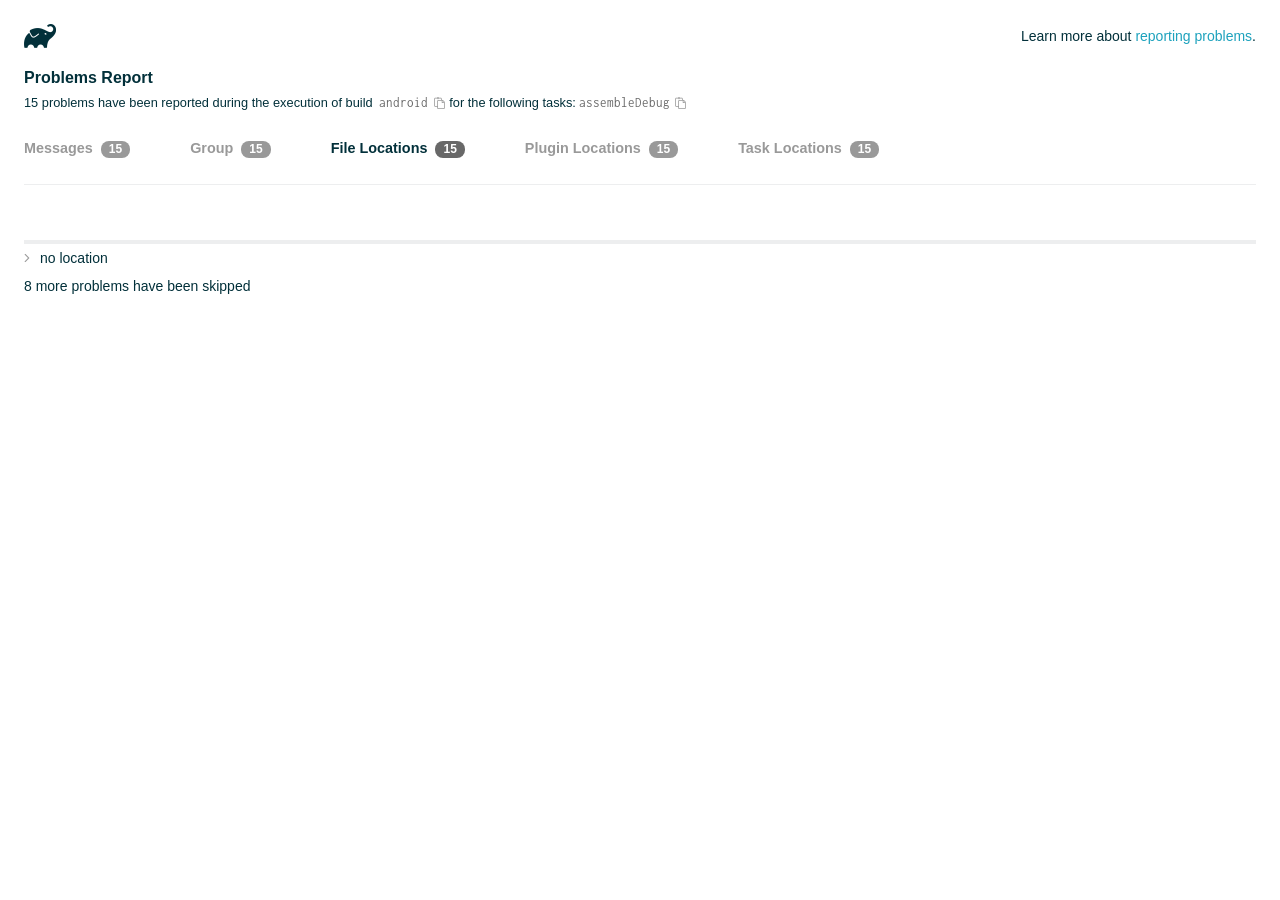
<file: android/build/reports/problems/problems-report.html>
<!DOCTYPE html>

<html lang="en">
<head>
    <!-- Required meta tags -->
    <meta charset="utf-8">
    <meta name="viewport" content="width=device-width, initial-scale=1, shrink-to-fit=no">

                    <style type="text/css">
                /*! normalize.css v7.0.0 | MIT License | github.com/necolas/normalize.css */
html {
    line-height: 1.15;
    -ms-text-size-adjust: 100%;
    -webkit-text-size-adjust: 100%
}

body {
    margin: 0
}

article, aside, footer, header, nav, section {
    display: block
}

h1 {
    font-size: 2em;
    margin: .67em 0
}

figcaption, figure, main {
    display: block
}

figure {
    margin: 1em 40px
}

hr {
    box-sizing: content-box;
    height: 0;
    overflow: visible
}

pre {
    font-family: monospace, monospace;
    font-size: 1em
}

a {
    background-color: transparent;
    -webkit-text-decoration-skip: objects
}

abbr[title] {
    border-bottom: none;
    text-decoration: underline;
    text-decoration: underline dotted
}

b, strong {
    font-weight: inherit
}

b, strong {
    font-weight: bolder
}

code, kbd, samp {
    font-family: monospace, monospace;
    font-size: 1em
}

dfn {
    font-style: italic
}

mark {
    background-color: #ff0;
    color: #000
}

small {
    font-size: 80%
}

sub, sup {
    font-size: 75%;
    line-height: 0;
    position: relative;
    vertical-align: baseline
}

sub {
    bottom: -.25em
}

sup {
    top: -.5em
}

audio, video {
    display: inline-block
}

audio:not([controls]) {
    display: none;
    height: 0
}

img {
    border-style: none
}

svg:not(:root) {
    overflow: hidden
}

button, input, optgroup, select, textarea {
    font-family: sans-serif;
    font-size: 100%;
    line-height: 1.15;
    margin: 0
}

button, input {
    overflow: visible
}

button, select {
    text-transform: none
}

[type=reset], [type=submit], button, html [type=button] {
    -webkit-appearance: button
}

[type=button]::-moz-focus-inner, [type=reset]::-moz-focus-inner, [type=submit]::-moz-focus-inner, button::-moz-focus-inner {
    border-style: none;
    padding: 0
}

[type=button]:-moz-focusring, [type=reset]:-moz-focusring, [type=submit]:-moz-focusring, button:-moz-focusring {
    outline: 1px dotted ButtonText
}

fieldset {
    padding: .35em .75em .625em
}

legend {
    box-sizing: border-box;
    color: inherit;
    display: table;
    max-width: 100%;
    padding: 0;
    white-space: normal
}

progress {
    display: inline-block;
    vertical-align: baseline
}

textarea {
    overflow: auto
}

[type=checkbox], [type=radio] {
    box-sizing: border-box;
    padding: 0
}

[type=number]::-webkit-inner-spin-button, [type=number]::-webkit-outer-spin-button {
    height: auto
}

[type=search] {
    -webkit-appearance: textfield;
    outline-offset: -2px
}

[type=search]::-webkit-search-cancel-button, [type=search]::-webkit-search-decoration {
    -webkit-appearance: none
}

::-webkit-file-upload-button {
    -webkit-appearance: button;
    font: inherit
}

details, menu {
    display: block
}

summary {
    display: list-item
}

canvas {
    display: inline-block
}

template {
    display: none
}

[hidden] {
    display: none
}

/* configuration cache styles */

.report-wrapper {
    margin: 0;
    padding: 0 24px;
}

.gradle-logo {
    width: 32px;
    height: 24px;
    background-image: url("[data-uri]");
    background-size: contain;
}

.header {
    display: flex;
    flex-wrap: wrap;
    position: fixed;
    top: 0;
    left: 0;
    width: 100%;
    padding: 24px 24px 0 24px;
    background-color: white;
    z-index: 1;
}

.learn-more {
    margin-left: auto;
    align-self: center;
    font-size: 0.875rem;
    font-weight: normal;
}

.title {
    display: flex;
    align-items: center;
    padding: 18px 0 24px 0;
    flex: 1 0 100%;
}

.content {
    font-size: 0.875rem;
    padding: 240px 0 48px;
    overflow-x: auto;
    white-space: nowrap;
}

.content ol:first-of-type {
    margin: 0;
}

.tree-btn {
    cursor: pointer;
    display: inline-block;
    width: 16px;
    height: 16px;
    background-size: contain;
    background-repeat: no-repeat;
    vertical-align: middle;
    margin-top: -0.2em;
}

.tree-btn.collapsed {
    background-image: url('data:image/svg+xml;utf8,<svg xmlns="http://www.w3.org/2000/svg" viewBox="0 0 192 512"><path d="M166.9 264.5l-117.8 116c-4.7 4.7-12.3 4.7-17 0l-7.1-7.1c-4.7-4.7-4.7-12.3 0-17L127.3 256 25.1 155.6c-4.7-4.7-4.7-12.3 0-17l7.1-7.1c4.7-4.7 12.3-4.7 17 0l117.8 116c4.6 4.7 4.6 12.3-.1 17z" fill="%23999999" stroke="%23999999"/></svg>');
}

.tree-btn.expanded {
    background-image: url('data:image/svg+xml;utf8,<svg xmlns="http://www.w3.org/2000/svg" viewBox="0 0 256 512"><path d="M119.5 326.9L3.5 209.1c-4.7-4.7-4.7-12.3 0-17l7.1-7.1c4.7-4.7 12.3-4.7 17 0L128 287.3l100.4-102.2c4.7-4.7 12.3-4.7 17 0l7.1 7.1c4.7 4.7 4.7 12.3 0 17L136.5 327c-4.7 4.6-12.3 4.6-17-.1z" fill="%23999999" stroke="%23999999"/></svg>');
}

ul .tree-btn {
    margin-right: 3px;
}

.leaf-icon {
    display: inline-block;
    width: 16px;
    height: 16px;
    background-image: url('data:image/svg+xml;utf8,<svg xmlns="http://www.w3.org/2000/svg" viewBox="0 0 256 512"><path d="M32 256 H224" stroke="%23999999" stroke-width="48" stroke-linecap="round"/></svg>');
    background-size: contain;
    background-repeat: no-repeat;
    vertical-align: middle;
    margin-top: -0.2em;
}

.invisible-text {
    user-select: all; /* Allow the text to be selectable */
    color: transparent; /* Hide the text */
    text-indent: -9999px; /* Move the text out of view */
    position: relative;
    white-space: pre; /* Preserve meaningful whitespace in the invisible text for copying */
}

.text-for-copy {
    display: inline-block;
}

.enum-icon {
    display: inline-block;
    width: 16px;
    height: 16px;
    background-image: url('data:image/svg+xml;utf8,<svg xmlns="http://www.w3.org/2000/svg" viewBox="0 0 1024 1024"><circle cx="512" cy="512" r="200" /></svg>');
    background-size: contain;
    background-repeat: no-repeat;
    vertical-align: middle;
    margin-inline-start: 0.5ex;
    margin-inline-end: 0.5ex;
    margin-top: -0.2em;
}

.error-icon {
    display: inline-block;
    width: 16px;
    height: 16px;
    background-image: url('data:image/svg+xml;utf8,<svg xmlns="http://www.w3.org/2000/svg" viewBox="0 0 320 512"><path d="M193.94 256L296.5 153.44l21.15-21.15c3.12-3.12 3.12-8.19 0-11.31l-22.63-22.63c-3.12-3.12-8.19-3.12-11.31 0L160 222.06 36.29 98.34c-3.12-3.12-8.19-3.12-11.31 0L2.34 120.97c-3.12 3.12-3.12 8.19 0 11.31L126.06 256 2.34 379.71c-3.12 3.12-3.12 8.19 0 11.31l22.63 22.63c3.12 3.12 8.19 3.12 11.31 0L160 289.94 262.56 392.5l21.15 21.15c3.12 3.12 8.19 3.12 11.31 0l22.63-22.63c3.12-3.12 3.12-8.19 0-11.31L193.94 256z" fill="%23FC461E" stroke="%23FC461E"/></svg>');
    background-size: contain;
    background-repeat: no-repeat;
    vertical-align: middle;
    margin-inline-start: 0.5ex;
    margin-inline-end: 0.5ex;
    margin-top: -0.2em;
}

.advice-icon {
    display: inline-block;
    width: 16px;
    height: 16px;
    background-image: url('data:image/svg+xml;utf8,<svg width="800px" height="800px" viewBox="-4.93 0 122.88 122.88" version="1.1" id="Layer_1" xmlns="http://www.w3.org/2000/svg" xmlns:xlink="http://www.w3.org/1999/xlink"  style="enable-background:new 0 0 113.01 122.88" xml:space="preserve"><g><path d="M44.13,102.06c-1.14,0.03-2.14-0.81-2.3-1.96c-0.17-1.2,0.64-2.31,1.82-2.54c-1.3-7.37-4.85-11.43-8.6-15.72 c-2.92-3.34-5.95-6.81-8.34-11.92c-2.35-5.03-3.64-10.23-3.6-15.63c0.05-5.4,1.42-10.96,4.4-16.71c0.02-0.04,0.04-0.07,0.06-0.11 l0,0c3.91-6.62,9.38-11.04,15.47-13.52c5.11-2.09,10.66-2.8,16.1-2.3c5.42,0.5,10.73,2.2,15.37,4.94 c5.9,3.49,10.75,8.67,13.42,15.21c1.44,3.54,2.42,7.49,2.54,11.82c0.12,4.31-0.62,8.96-2.61,13.88 c-2.66,6.59-6.18,10.68-9.47,14.51c-3.03,3.53-5.85,6.81-7.42,11.84c0.89,0.21,1.59,0.94,1.73,1.9c0.17,1.24-0.7,2.39-1.94,2.56 l-0.77,0.11c-0.14,1.09-0.23,2.26-0.27,3.51l0.25-0.04c1.24-0.17,2.39,0.7,2.56,1.94c0.17,1.24-0.7,2.39-1.94,2.56l-0.78,0.11 c0.01,0.15,0.02,0.3,0.03,0.45l0,0c0.07,0.88,0.08,1.73,0.03,2.54l0.13-0.02c1.25-0.15,2.38,0.74,2.54,1.98 c0.15,1.25-0.74,2.38-1.98,2.54l-1.68,0.21c-1.2,3.11-3.34,5.48-5.87,6.94c-1.74,1.01-3.67,1.59-5.61,1.71 c-1.97,0.12-3.96-0.25-5.78-1.13c-2.08-1.02-3.94-2.71-5.29-5.14c-0.65-0.33-1.13-0.97-1.23-1.75c-0.04-0.31-0.01-0.61,0.07-0.89 c-0.39-1.16-0.68-2.43-0.87-3.83l-0.07,0.01c-1.24,0.17-2.39-0.7-2.56-1.94c-0.17-1.24,0.7-2.39,1.94-2.56l0.54-0.08 C44.19,104.32,44.18,103.16,44.13,102.06L44.13,102.06z M2.18,58.86C1.01,58.89,0.04,57.98,0,56.81c-0.04-1.17,0.88-2.14,2.05-2.18 l8.7-0.3c1.17-0.04,2.14,0.88,2.18,2.05c0.04,1.17-0.88,2.14-2.05,2.18L2.18,58.86L2.18,58.86z M110.68,50.25 c1.16-0.12,2.2,0.73,2.32,1.89c0.12,1.16-0.73,2.2-1.89,2.32l-8.66,0.91c-1.16,0.12-2.2-0.73-2.32-1.89 c-0.12-1.16,0.73-2.2,1.89-2.32L110.68,50.25L110.68,50.25z M94.91,14.78c0.65-0.97,1.96-1.23,2.93-0.58 c0.97,0.65,1.23,1.96,0.58,2.93l-4.84,7.24c-0.65,0.97-1.96,1.23-2.93,0.58c-0.97-0.65-1.23-1.96-0.58-2.93L94.91,14.78 L94.91,14.78z M57.63,2.06c0.03-1.17,1-2.09,2.16-2.06c1.17,0.03,2.09,1,2.06,2.16l-0.22,8.7c-0.03,1.17-1,2.09-2.16,2.06 c-1.17-0.03-2.09-1-2.06-2.16L57.63,2.06L57.63,2.06z M13.88,15.53c-0.86-0.8-0.9-2.14-0.11-2.99c0.8-0.86,2.14-0.9,2.99-0.11 l6.37,5.94c0.86,0.8,0.9,2.14,0.11,2.99c-0.8,0.86-2.14,0.9-2.99,0.11L13.88,15.53L13.88,15.53z M47.88,96.95l18.49-2.63 c1.59-6.7,5.05-10.73,8.8-15.08c3.08-3.58,6.36-7.4,8.76-13.34c1.76-4.35,2.41-8.43,2.31-12.19c-0.1-3.75-0.96-7.21-2.24-10.34 c-2.3-5.63-6.51-10.11-11.65-13.15c-4.11-2.43-8.8-3.94-13.59-4.37c-4.77-0.44-9.64,0.19-14.13,2.02 c-5.26,2.15-9.99,5.97-13.39,11.72c-2.64,5.12-3.86,10.02-3.9,14.73c-0.04,4.74,1.11,9.33,3.2,13.8c2.13,4.56,4.97,7.8,7.69,10.92 C42.47,83.9,46.48,88.49,47.88,96.95L47.88,96.95z M65.62,99.02l-17.27,2.45c0.05,1.1,0.07,2.25,0.05,3.47l17.05-2.42 C65.47,101.29,65.52,100.12,65.62,99.02L65.62,99.02z M48.49,109.52c0.12,0.92,0.3,1.76,0.53,2.54l16.55-2.04 c0.11-0.86,0.13-1.77,0.05-2.74l0,0l0-0.02l-0.01-0.17L48.49,109.52L48.49,109.52z M51.37,116.36c0.64,0.67,1.35,1.19,2.1,1.55 c1.15,0.56,2.42,0.79,3.67,0.72c1.29-0.08,2.57-0.47,3.74-1.15c1.1-0.64,2.09-1.53,2.88-2.65L51.37,116.36L51.37,116.36z"/></g></svg>');
    background-size: contain;
    background-repeat: no-repeat;
    vertical-align: middle;
    margin-inline-start: 0.5ex;
    margin-inline-end: 0.5ex;
    margin-top: -0.2em;
}

.warning-icon {
    display: inline-block;
    width: 13px;
    height: 13px;
    background-image: url('data:image/svg+xml;utf8,<svg xmlns="http://www.w3.org/2000/svg" viewBox="0 0 576 512"><path d="M270.2 160h35.5c3.4 0 6.1 2.8 6 6.2l-7.5 196c-.1 3.2-2.8 5.8-6 5.8h-20.5c-3.2 0-5.9-2.5-6-5.8l-7.5-196c-.1-3.4 2.6-6.2 6-6.2zM288 388c-15.5 0-28 12.5-28 28s12.5 28 28 28 28-12.5 28-28-12.5-28-28-28zm281.5 52L329.6 24c-18.4-32-64.7-32-83.2 0L6.5 440c-18.4 31.9 4.6 72 41.6 72H528c36.8 0 60-40 41.5-72zM528 480H48c-12.3 0-20-13.3-13.9-24l240-416c6.1-10.6 21.6-10.7 27.7 0l240 416c6.2 10.6-1.5 24-13.8 24z" fill="%23DEAD22" stroke="%23DEAD22"/></svg>');
    background-size: contain;
    background-repeat: no-repeat;
    vertical-align: middle;
    margin-inline-start: 0.3ex;
    margin-inline-end: 1.1ex;
    margin-top: -0.1em;
}

.documentation-button {
    cursor: pointer;
    display: inline-block;
    width: 13px;
    height: 13px;
    background-image: url('data:image/svg+xml;utf8,<svg xmlns="http://www.w3.org/2000/svg" viewBox="0 0 512 512"><path d="M256 340c-15.464 0-28 12.536-28 28s12.536 28 28 28 28-12.536 28-28-12.536-28-28-28zm7.67-24h-16c-6.627 0-12-5.373-12-12v-.381c0-70.343 77.44-63.619 77.44-107.408 0-20.016-17.761-40.211-57.44-40.211-29.144 0-44.265 9.649-59.211 28.692-3.908 4.98-11.054 5.995-16.248 2.376l-13.134-9.15c-5.625-3.919-6.86-11.771-2.645-17.177C185.658 133.514 210.842 116 255.67 116c52.32 0 97.44 29.751 97.44 80.211 0 67.414-77.44 63.849-77.44 107.408V304c0 6.627-5.373 12-12 12zM256 40c118.621 0 216 96.075 216 216 0 119.291-96.61 216-216 216-119.244 0-216-96.562-216-216 0-119.203 96.602-216 216-216m0-32C119.043 8 8 119.083 8 256c0 136.997 111.043 248 248 248s248-111.003 248-248C504 119.083 392.957 8 256 8z" fill="%23999999" stroke="%23999999"/></svg>');
    background-size: contain;
    background-repeat: no-repeat;
    vertical-align: middle;
    margin-inline-start: 0.5ex;
    margin-inline-end: 0.5ex;
    margin-top: -0.2em;
}

.documentation-button::selection {
    color: transparent;
}

.documentation-button:hover {
    color: transparent;
}

.copy-button {
    cursor: pointer;
    display: inline-block;
    width: 12px;
    height: 12px;
    background-image: url('data:image/svg+xml;utf8,<svg xmlns="http://www.w3.org/2000/svg" viewBox="0 0 448 512"><path d="M433.941 193.941l-51.882-51.882A48 48 0 0 0 348.118 128H320V80c0-26.51-21.49-48-48-48h-66.752C198.643 13.377 180.858 0 160 0s-38.643 13.377-45.248 32H48C21.49 32 0 53.49 0 80v288c0 26.51 21.49 48 48 48h80v48c0 26.51 21.49 48 48 48h224c26.51 0 48-21.49 48-48V227.882a48 48 0 0 0-14.059-33.941zm-22.627 22.627a15.888 15.888 0 0 1 4.195 7.432H352v-63.509a15.88 15.88 0 0 1 7.431 4.195l51.883 51.882zM160 30c9.941 0 18 8.059 18 18s-8.059 18-18 18-18-8.059-18-18 8.059-18 18-18zM48 384c-8.822 0-16-7.178-16-16V80c0-8.822 7.178-16 16-16h66.752c6.605 18.623 24.389 32 45.248 32s38.643-13.377 45.248-32H272c8.822 0 16 7.178 16 16v48H176c-26.51 0-48 21.49-48 48v208H48zm352 96H176c-8.822 0-16-7.178-16-16V176c0-8.822 7.178-16 16-16h144v72c0 13.2 10.8 24 24 24h72v208c0 8.822-7.178 16-16 16z" fill="%23999999" stroke="%23999999"/></svg>');
    background-size: contain;
    background-repeat: no-repeat;
    vertical-align: middle;
    margin-inline-start: 0.5ex;
    margin-top: -0.2em;
}

.groups{
    display: flex;
    border-bottom: 1px solid #EDEEEF;
    flex: 1 0 100%;
}

.uncategorized {
    display: flex;
    border-top: 4px solid #EDEEEF;
    flex: 1 0 100%;
}

.group-selector {
    padding: 0 52px 24px 0;
    font-size: 0.9rem;
    font-weight: bold;
    color: #999999;
    cursor: pointer;
}

.group-selector__count {
    margin: 0 8px;
    border-radius: 8px;
    background-color: #999;
    color: #fff;
    padding: 1px 8px 2px;
    font-size: 0.75rem;
}

.group-selector--active {
    color: #02303A;
    cursor: auto;
}

.group-selector--active .group-selector__count {
    background-color: #686868;
}

.group-selector--disabled {
    cursor: not-allowed;
}

.accordion-header {
    cursor: pointer;
}

.container {
    padding-left: 0.5em;
    padding-right: 0.5em;
}

.stacktrace {
    border-radius: 4px;
    overflow-x: auto;
    padding: 0.5rem;
    margin-bottom: 0;
    min-width: 1000px;
}

/* Lato (bold, regular) */
@font-face {
    font-display: swap;
    font-family: Lato;
    font-weight: 500;
    font-style: normal;
    src: url("https://assets.gradle.com/lato/fonts/lato-semibold/lato-semibold.woff2") format("woff2"),
    url("https://assets.gradle.com/lato/fonts/lato-semibold/lato-semibold.woff") format("woff");
}

@font-face {
    font-display: swap;
    font-family: Lato;
    font-weight: bold;
    font-style: normal;
    src: url("https://assets.gradle.com/lato/fonts/lato-bold/lato-bold.woff2") format("woff2"),
    url("https://assets.gradle.com/lato/fonts/lato-bold/lato-bold.woff") format("woff");
}

* {
    -webkit-box-sizing: border-box;
    -moz-box-sizing: border-box;
    box-sizing: border-box;
}

html,
body {
    margin: 0;
    padding: 0;
}

html {
    font-family: "Lato", "Helvetica Neue", Arial, sans-serif;
    font-size: 16px;
    font-weight: 400;
    line-height: 1.5;
}

body {
    color: #02303A;
    background-color: #ffffff;
    -webkit-text-size-adjust: 100%;
    -ms-text-size-adjust: 100%;
    -webkit-font-smoothing: antialiased;
}


/* typography */
h1, h2, h3, h4, h5, h6 {
    color: #02303A;
    text-rendering: optimizeLegibility;
    margin: 0;
}

h1 {
    font-size: 1rem;
}

h2 {
    font-size: 0.9rem;
}

h3 {
    font-size: 1.125rem;
}

h4, h5, h6 {
    font-size: 0.875rem;
}

h1 code {
    font-weight: bold;
}

ul, ol, dl {
    list-style-position: outside;
    line-height: 1.6;
    padding: 0;
    margin: 0 0 0 20px;
    list-style-type: none;
}

li {
    line-height: 2;
}

a {
    color: #1DA2BD;
    text-decoration: none;
    transition: all 0.3s ease, visibility 0s;
}

a:hover {
    color: #35c1e4;
}

/* code */
code, pre {
    font-family: Inconsolata, Monaco, "Courier New", monospace;
    font-style: normal;
    font-variant-ligatures: normal;
    font-variant-caps: normal;
    font-variant-numeric: normal;
    font-variant-east-asian: normal;
    font-weight: normal;
    font-stretch: normal;
    color: #686868;
}

*:not(pre) > code {
    letter-spacing: 0;
    padding: 0.1em 0.5ex;
    text-rendering: optimizeSpeed;
    word-spacing: -0.15em;
    word-wrap: break-word;
}

pre {
    font-size: 0.75rem;
    line-height: 1.8;
    margin-top: 0;
    margin-bottom: 1.5em;
    padding: 1rem;
}

pre code {
    background-color: transparent;
    color: inherit;
    line-height: 1.8;
    font-size: 100%;
    padding: 0;
}

a code {
    color: #1BA8CB;
}

pre.code, pre.programlisting, pre.screen, pre.tt {
    background-color: #f7f7f8;
    border-radius: 4px;
    font-size: 1em;
    line-height: 1.45;
    margin-bottom: 1.25em;
    overflow-x: auto;
    padding: 1rem;
}

li em, p em {
    padding: 0 1px;
}

code em, tt em {
    text-decoration: none;
}

code + .copy-button {
    margin-inline-start: 0.2ex;
}

.java-exception {
    font-size: 0.75rem;
    padding-left: 24px;
}

.java-exception ul {
    margin: 0;
    line-height: inherit;
}

.java-exception code {
    white-space: pre;
}

.java-exception-part-toggle {
    user-select: none;
    cursor: pointer;
    border-radius: 2px;
    padding: 0.1em 0.2em;
    background: azure;
    color: #686868;
}

                </style>
    <!-- Inconsolata is used as a default monospace font in the report. -->
    <link rel="stylesheet" href="https://fonts.googleapis.com/css?family=Inconsolata:400,700" />

    <title>Gradle Configuration Cache</title>
</head>
<body>

<div id="playground"></div>

<div class="report" id="report">
    Loading...
</div>

<script type="text/javascript">
function configurationCacheProblems() { return (
// begin-report-data
{"diagnostics":[{"locations":[{}],"problem":[{"text":"Properties should be assigned using the 'propName = value' syntax. Setting a property via the Gradle-generated 'propName value' or 'propName(value)' syntax in Groovy DSL has been deprecated."}],"severity":"WARNING","problemDetails":[{"text":"This is scheduled to be removed in Gradle 10.0."}],"contextualLabel":"Properties should be assigned using the 'propName = value' syntax. Setting a property via the Gradle-generated 'propName value' or 'propName(value)' syntax in Groovy DSL has been deprecated.","documentationLink":"https://docs.gradle.org/8.14/userguide/upgrading_version_8.html#groovy_space_assignment_syntax","problemId":[{"name":"deprecation","displayName":"Deprecation"},{"name":"properties-should-be-assigned-using-the-propname-value-syntax-setting-a-property-via-the-gradle-generated-propname-value-or-propname-value-syntax-in-groovy-dsl","displayName":"Properties should be assigned using the 'propName = value' syntax. Setting a property via the Gradle-generated 'propName value' or 'propName(value)' syntax in Groovy DSL has been deprecated."}],"solutions":[[{"text":"Use assignment ('group = <value>') instead."}]]},{"locations":[{}],"problem":[{"text":"Properties should be assigned using the 'propName = value' syntax. Setting a property via the Gradle-generated 'propName value' or 'propName(value)' syntax in Groovy DSL has been deprecated."}],"severity":"WARNING","problemDetails":[{"text":"This is scheduled to be removed in Gradle 10.0."}],"contextualLabel":"Properties should be assigned using the 'propName = value' syntax. Setting a property via the Gradle-generated 'propName value' or 'propName(value)' syntax in Groovy DSL has been deprecated.","documentationLink":"https://docs.gradle.org/8.14/userguide/upgrading_version_8.html#groovy_space_assignment_syntax","problemId":[{"name":"deprecation","displayName":"Deprecation"},{"name":"properties-should-be-assigned-using-the-propname-value-syntax-setting-a-property-via-the-gradle-generated-propname-value-or-propname-value-syntax-in-groovy-dsl","displayName":"Properties should be assigned using the 'propName = value' syntax. Setting a property via the Gradle-generated 'propName value' or 'propName(value)' syntax in Groovy DSL has been deprecated."}],"solutions":[[{"text":"Use assignment ('version = <value>') instead."}]]},{"locations":[{}],"problem":[{"text":"Properties should be assigned using the 'propName = value' syntax. Setting a property via the Gradle-generated 'propName value' or 'propName(value)' syntax in Groovy DSL has been deprecated."}],"severity":"WARNING","problemDetails":[{"text":"This is scheduled to be removed in Gradle 10.0."}],"contextualLabel":"Properties should be assigned using the 'propName = value' syntax. Setting a property via the Gradle-generated 'propName value' or 'propName(value)' syntax in Groovy DSL has been deprecated.","documentationLink":"https://docs.gradle.org/8.14/userguide/upgrading_version_8.html#groovy_space_assignment_syntax","problemId":[{"name":"deprecation","displayName":"Deprecation"},{"name":"properties-should-be-assigned-using-the-propname-value-syntax-setting-a-property-via-the-gradle-generated-propname-value-or-propname-value-syntax-in-groovy-dsl","displayName":"Properties should be assigned using the 'propName = value' syntax. Setting a property via the Gradle-generated 'propName value' or 'propName(value)' syntax in Groovy DSL has been deprecated."}],"solutions":[[{"text":"Use assignment ('compileSdk = <value>') instead."}]]},{"locations":[{}],"problem":[{"text":"Properties should be assigned using the 'propName = value' syntax. Setting a property via the Gradle-generated 'propName value' or 'propName(value)' syntax in Groovy DSL has been deprecated."}],"severity":"WARNING","problemDetails":[{"text":"This is scheduled to be removed in Gradle 10.0."}],"contextualLabel":"Properties should be assigned using the 'propName = value' syntax. Setting a property via the Gradle-generated 'propName value' or 'propName(value)' syntax in Groovy DSL has been deprecated.","documentationLink":"https://docs.gradle.org/8.14/userguide/upgrading_version_8.html#groovy_space_assignment_syntax","problemId":[{"name":"deprecation","displayName":"Deprecation"},{"name":"properties-should-be-assigned-using-the-propname-value-syntax-setting-a-property-via-the-gradle-generated-propname-value-or-propname-value-syntax-in-groovy-dsl","displayName":"Properties should be assigned using the 'propName = value' syntax. Setting a property via the Gradle-generated 'propName value' or 'propName(value)' syntax in Groovy DSL has been deprecated."}],"solutions":[[{"text":"Use assignment ('namespace = <value>') instead."}]]},{"locations":[{}],"problem":[{"text":"Properties should be assigned using the 'propName = value' syntax. Setting a property via the Gradle-generated 'propName value' or 'propName(value)' syntax in Groovy DSL has been deprecated."}],"severity":"WARNING","problemDetails":[{"text":"This is scheduled to be removed in Gradle 10.0."}],"contextualLabel":"Properties should be assigned using the 'propName = value' syntax. Setting a property via the Gradle-generated 'propName value' or 'propName(value)' syntax in Groovy DSL has been deprecated.","documentationLink":"https://docs.gradle.org/8.14/userguide/upgrading_version_8.html#groovy_space_assignment_syntax","problemId":[{"name":"deprecation","displayName":"Deprecation"},{"name":"properties-should-be-assigned-using-the-propname-value-syntax-setting-a-property-via-the-gradle-generated-propname-value-or-propname-value-syntax-in-groovy-dsl","displayName":"Properties should be assigned using the 'propName = value' syntax. Setting a property via the Gradle-generated 'propName value' or 'propName(value)' syntax in Groovy DSL has been deprecated."}],"solutions":[[{"text":"Use assignment ('group = <value>') instead."}]]},{"locations":[{}],"problem":[{"text":"Properties should be assigned using the 'propName = value' syntax. Setting a property via the Gradle-generated 'propName value' or 'propName(value)' syntax in Groovy DSL has been deprecated."}],"severity":"WARNING","problemDetails":[{"text":"This is scheduled to be removed in Gradle 10.0."}],"contextualLabel":"Properties should be assigned using the 'propName = value' syntax. Setting a property via the Gradle-generated 'propName value' or 'propName(value)' syntax in Groovy DSL has been deprecated.","documentationLink":"https://docs.gradle.org/8.14/userguide/upgrading_version_8.html#groovy_space_assignment_syntax","problemId":[{"name":"deprecation","displayName":"Deprecation"},{"name":"properties-should-be-assigned-using-the-propname-value-syntax-setting-a-property-via-the-gradle-generated-propname-value-or-propname-value-syntax-in-groovy-dsl","displayName":"Properties should be assigned using the 'propName = value' syntax. Setting a property via the Gradle-generated 'propName value' or 'propName(value)' syntax in Groovy DSL has been deprecated."}],"solutions":[[{"text":"Use assignment ('version = <value>') instead."}]]},{"locations":[{}],"problem":[{"text":"Properties should be assigned using the 'propName = value' syntax. Setting a property via the Gradle-generated 'propName value' or 'propName(value)' syntax in Groovy DSL has been deprecated."}],"severity":"WARNING","problemDetails":[{"text":"This is scheduled to be removed in Gradle 10.0."}],"contextualLabel":"Properties should be assigned using the 'propName = value' syntax. Setting a property via the Gradle-generated 'propName value' or 'propName(value)' syntax in Groovy DSL has been deprecated.","documentationLink":"https://docs.gradle.org/8.14/userguide/upgrading_version_8.html#groovy_space_assignment_syntax","problemId":[{"name":"deprecation","displayName":"Deprecation"},{"name":"properties-should-be-assigned-using-the-propname-value-syntax-setting-a-property-via-the-gradle-generated-propname-value-or-propname-value-syntax-in-groovy-dsl","displayName":"Properties should be assigned using the 'propName = value' syntax. Setting a property via the Gradle-generated 'propName value' or 'propName(value)' syntax in Groovy DSL has been deprecated."}],"solutions":[[{"text":"Use assignment ('namespace = <value>') instead."}]]},{"locations":[{}],"problem":[{"text":"Properties should be assigned using the 'propName = value' syntax. Setting a property via the Gradle-generated 'propName value' or 'propName(value)' syntax in Groovy DSL has been deprecated."}],"severity":"WARNING","problemDetails":[{"text":"This is scheduled to be removed in Gradle 10.0."}],"contextualLabel":"Properties should be assigned using the 'propName = value' syntax. Setting a property via the Gradle-generated 'propName value' or 'propName(value)' syntax in Groovy DSL has been deprecated.","documentationLink":"https://docs.gradle.org/8.14/userguide/upgrading_version_8.html#groovy_space_assignment_syntax","problemId":[{"name":"deprecation","displayName":"Deprecation"},{"name":"properties-should-be-assigned-using-the-propname-value-syntax-setting-a-property-via-the-gradle-generated-propname-value-or-propname-value-syntax-in-groovy-dsl","displayName":"Properties should be assigned using the 'propName = value' syntax. Setting a property via the Gradle-generated 'propName value' or 'propName(value)' syntax in Groovy DSL has been deprecated."}],"solutions":[[{"text":"Use assignment ('buildConfig = <value>') instead."}]]},{"locations":[{}],"problem":[{"text":"Properties should be assigned using the 'propName = value' syntax. Setting a property via the Gradle-generated 'propName value' or 'propName(value)' syntax in Groovy DSL has been deprecated."}],"severity":"WARNING","problemDetails":[{"text":"This is scheduled to be removed in Gradle 10.0."}],"contextualLabel":"Properties should be assigned using the 'propName = value' syntax. Setting a property via the Gradle-generated 'propName value' or 'propName(value)' syntax in Groovy DSL has been deprecated.","documentationLink":"https://docs.gradle.org/8.14/userguide/upgrading_version_8.html#groovy_space_assignment_syntax","problemId":[{"name":"deprecation","displayName":"Deprecation"},{"name":"properties-should-be-assigned-using-the-propname-value-syntax-setting-a-property-via-the-gradle-generated-propname-value-or-propname-value-syntax-in-groovy-dsl","displayName":"Properties should be assigned using the 'propName = value' syntax. Setting a property via the Gradle-generated 'propName value' or 'propName(value)' syntax in Groovy DSL has been deprecated."}],"solutions":[[{"text":"Use assignment ('group = <value>') instead."}]]},{"locations":[{}],"problem":[{"text":"Properties should be assigned using the 'propName = value' syntax. Setting a property via the Gradle-generated 'propName value' or 'propName(value)' syntax in Groovy DSL has been deprecated."}],"severity":"WARNING","problemDetails":[{"text":"This is scheduled to be removed in Gradle 10.0."}],"contextualLabel":"Properties should be assigned using the 'propName = value' syntax. Setting a property via the Gradle-generated 'propName value' or 'propName(value)' syntax in Groovy DSL has been deprecated.","documentationLink":"https://docs.gradle.org/8.14/userguide/upgrading_version_8.html#groovy_space_assignment_syntax","problemId":[{"name":"deprecation","displayName":"Deprecation"},{"name":"properties-should-be-assigned-using-the-propname-value-syntax-setting-a-property-via-the-gradle-generated-propname-value-or-propname-value-syntax-in-groovy-dsl","displayName":"Properties should be assigned using the 'propName = value' syntax. Setting a property via the Gradle-generated 'propName value' or 'propName(value)' syntax in Groovy DSL has been deprecated."}],"solutions":[[{"text":"Use assignment ('version = <value>') instead."}]]},{"locations":[{}],"problem":[{"text":"Properties should be assigned using the 'propName = value' syntax. Setting a property via the Gradle-generated 'propName value' or 'propName(value)' syntax in Groovy DSL has been deprecated."}],"severity":"WARNING","problemDetails":[{"text":"This is scheduled to be removed in Gradle 10.0."}],"contextualLabel":"Properties should be assigned using the 'propName = value' syntax. Setting a property via the Gradle-generated 'propName value' or 'propName(value)' syntax in Groovy DSL has been deprecated.","documentationLink":"https://docs.gradle.org/8.14/userguide/upgrading_version_8.html#groovy_space_assignment_syntax","problemId":[{"name":"deprecation","displayName":"Deprecation"},{"name":"properties-should-be-assigned-using-the-propname-value-syntax-setting-a-property-via-the-gradle-generated-propname-value-or-propname-value-syntax-in-groovy-dsl","displayName":"Properties should be assigned using the 'propName = value' syntax. Setting a property via the Gradle-generated 'propName value' or 'propName(value)' syntax in Groovy DSL has been deprecated."}],"solutions":[[{"text":"Use assignment ('namespace = <value>') instead."}]]},{"locations":[{}],"problem":[{"text":"Properties should be assigned using the 'propName = value' syntax. Setting a property via the Gradle-generated 'propName value' or 'propName(value)' syntax in Groovy DSL has been deprecated."}],"severity":"WARNING","problemDetails":[{"text":"This is scheduled to be removed in Gradle 10.0."}],"contextualLabel":"Properties should be assigned using the 'propName = value' syntax. Setting a property via the Gradle-generated 'propName value' or 'propName(value)' syntax in Groovy DSL has been deprecated.","documentationLink":"https://docs.gradle.org/8.14/userguide/upgrading_version_8.html#groovy_space_assignment_syntax","problemId":[{"name":"deprecation","displayName":"Deprecation"},{"name":"properties-should-be-assigned-using-the-propname-value-syntax-setting-a-property-via-the-gradle-generated-propname-value-or-propname-value-syntax-in-groovy-dsl","displayName":"Properties should be assigned using the 'propName = value' syntax. Setting a property via the Gradle-generated 'propName value' or 'propName(value)' syntax in Groovy DSL has been deprecated."}],"solutions":[[{"text":"Use assignment ('buildConfig = <value>') instead."}]]},{"locations":[{}],"problem":[{"text":"Properties should be assigned using the 'propName = value' syntax. Setting a property via the Gradle-generated 'propName value' or 'propName(value)' syntax in Groovy DSL has been deprecated."}],"severity":"WARNING","problemDetails":[{"text":"This is scheduled to be removed in Gradle 10.0."}],"contextualLabel":"Properties should be assigned using the 'propName = value' syntax. Setting a property via the Gradle-generated 'propName value' or 'propName(value)' syntax in Groovy DSL has been deprecated.","documentationLink":"https://docs.gradle.org/8.14/userguide/upgrading_version_8.html#groovy_space_assignment_syntax","problemId":[{"name":"deprecation","displayName":"Deprecation"},{"name":"properties-should-be-assigned-using-the-propname-value-syntax-setting-a-property-via-the-gradle-generated-propname-value-or-propname-value-syntax-in-groovy-dsl","displayName":"Properties should be assigned using the 'propName = value' syntax. Setting a property via the Gradle-generated 'propName value' or 'propName(value)' syntax in Groovy DSL has been deprecated."}],"solutions":[[{"text":"Use assignment ('group = <value>') instead."}]]},{"locations":[{}],"problem":[{"text":"Properties should be assigned using the 'propName = value' syntax. Setting a property via the Gradle-generated 'propName value' or 'propName(value)' syntax in Groovy DSL has been deprecated."}],"severity":"WARNING","problemDetails":[{"text":"This is scheduled to be removed in Gradle 10.0."}],"contextualLabel":"Properties should be assigned using the 'propName = value' syntax. Setting a property via the Gradle-generated 'propName value' or 'propName(value)' syntax in Groovy DSL has been deprecated.","documentationLink":"https://docs.gradle.org/8.14/userguide/upgrading_version_8.html#groovy_space_assignment_syntax","problemId":[{"name":"deprecation","displayName":"Deprecation"},{"name":"properties-should-be-assigned-using-the-propname-value-syntax-setting-a-property-via-the-gradle-generated-propname-value-or-propname-value-syntax-in-groovy-dsl","displayName":"Properties should be assigned using the 'propName = value' syntax. Setting a property via the Gradle-generated 'propName value' or 'propName(value)' syntax in Groovy DSL has been deprecated."}],"solutions":[[{"text":"Use assignment ('version = <value>') instead."}]]},{"locations":[{}],"problem":[{"text":"Properties should be assigned using the 'propName = value' syntax. Setting a property via the Gradle-generated 'propName value' or 'propName(value)' syntax in Groovy DSL has been deprecated."}],"severity":"WARNING","problemDetails":[{"text":"This is scheduled to be removed in Gradle 10.0."}],"contextualLabel":"Properties should be assigned using the 'propName = value' syntax. Setting a property via the Gradle-generated 'propName value' or 'propName(value)' syntax in Groovy DSL has been deprecated.","documentationLink":"https://docs.gradle.org/8.14/userguide/upgrading_version_8.html#groovy_space_assignment_syntax","problemId":[{"name":"deprecation","displayName":"Deprecation"},{"name":"properties-should-be-assigned-using-the-propname-value-syntax-setting-a-property-via-the-gradle-generated-propname-value-or-propname-value-syntax-in-groovy-dsl","displayName":"Properties should be assigned using the 'propName = value' syntax. Setting a property via the Gradle-generated 'propName value' or 'propName(value)' syntax in Groovy DSL has been deprecated."}],"solutions":[[{"text":"Use assignment ('namespace = <value>') instead."}]]}],"problemsReport":{"totalProblemCount":15,"buildName":"android","requestedTasks":"assembleDebug","documentationLink":"https://docs.gradle.org/8.14/userguide/reporting_problems.html","documentationLinkCaption":"Problem report","summaries":[{"problemId":[{"name":"deprecation","displayName":"Deprecation"},{"name":"properties-should-be-assigned-using-the-propname-value-syntax-setting-a-property-via-the-gradle-generated-propname-value-or-propname-value-syntax-in-groovy-dsl","displayName":"Properties should be assigned using the 'propName = value' syntax. Setting a property via the Gradle-generated 'propName value' or 'propName(value)' syntax in Groovy DSL has been deprecated."}],"count":8}]}}
// end-report-data
);}
</script>
                <script type="text/javascript">
                !function(n,t){"object"==typeof exports&&"object"==typeof module?module.exports=t():"function"==typeof define&&define.amd?define([],t):"object"==typeof exports?exports["configuration-cache-report"]=t():n["configuration-cache-report"]=t()}(this,(()=>(({70:function(){void 0===ArrayBuffer.isView&&(ArrayBuffer.isView=function(n){return null!=n&&null!=n.__proto__&&n.__proto__.__proto__===Int8Array.prototype.__proto__}),void 0===Math.imul&&(Math.imul=function(n,t){return(4294901760&n)*(65535&t)+(65535&n)*(0|t)|0}),this["configuration-cache-report"]=function(n){"use strict";var t,r,i,e,u,o,f,s,c,a,h,l,_,v,d,g,w,b,p,m,k,q,y,B,C,x,j,P,I,S,z,T,E,L,N,A,M,F,D,O,R,H,$,G,U,V,Q,Z,Y,W,K,X,J,nn,tn,rn,en,un,on,fn,sn,cn,an,hn,ln,_n,vn,dn,gn,wn,bn,pn,mn,kn,qn,yn,Bn,Cn,xn,jn,Pn,In,Sn,zn,Tn,En,Ln,Nn,An,Mn=Math.imul,Fn=ArrayBuffer.isView;function Dn(n,t){if(!(t>=0))throw _u(ce("Requested element count "+t+" is less than zero."));return function(n,t){if(!(t>=0))throw _u(ce("Requested element count "+t+" is less than zero."));if(0===t)return Ct();if(t>=n.length)return function(n){switch(n.length){case 0:return Ct();case 1:return qr(n[0]);default:return function(n){return Hr(function(n){return new It(n,!1)}(n))}(n)}}(n);if(1===t)return qr(n[0]);var r=0,i=Rr(),e=0,u=n.length;n:for(;e<u;){var o=n[e];if(e=e+1|0,i.d(o),(r=r+1|0)===t)break n}return i}(n,rt(n.length-t|0,0))}function On(n,t,r,i,e,u,o){return t=t===A?", ":t,r=r===A?"":r,i=i===A?"":i,e=e===A?-1:e,u=u===A?"...":u,o=o===A?null:o,function(n,t,r,i,e,u,o,f){r=r===A?", ":r,i=i===A?"":i,e=e===A?"":e,u=u===A?-1:u,o=o===A?"...":o,f=f===A?null:f,t.e(i);var s=0,c=0,a=n.length;n:for(;c<a;){var h=n[c];if(c=c+1|0,(s=s+1|0)>1&&t.e(r),!(u<0||s<=u))break n;Jt(t,h,f)}return u>=0&&s>u&&t.e(o),t.e(e),t}(n,Bi(),t,r,i,e,u,o).toString()}function Rn(n){return n.length-1|0}function Hn(n,t){if(null==t){var r=0,i=n.length-1|0;if(r<=i)do{var e=r;if(r=r+1|0,null==n[e])return e}while(r<=i)}else{var u=0,o=n.length-1|0;if(u<=o)do{var f=u;if(u=u+1|0,le(t,n[f]))return f}while(u<=o)}return-1}function $n(n,t,r,i,e,u,o){return t=t===A?", ":t,r=r===A?"":r,i=i===A?"":i,e=e===A?-1:e,u=u===A?"...":u,o=o===A?null:o,Gn(n,Bi(),t,r,i,e,u,o).toString()}function Gn(n,t,r,i,e,u,o,f){r=r===A?", ":r,i=i===A?"":i,e=e===A?"":e,u=u===A?-1:u,o=o===A?"...":o,f=f===A?null:f,t.e(i);var s=0,c=n.f();n:for(;c.g();){var a=c.h();if((s=s+1|0)>1&&t.e(r),!(u<0||s<=u))break n;Jt(t,a,f)}return u>=0&&s>u&&t.e(o),t.e(e),t}function Un(n){if(n.i())throw xu("List is empty.");return n.j(0)}function Vn(n){return new tt(n)}function Qn(n){if(Ke(n,Di)){var t;switch(n.k()){case 0:t=Ct();break;case 1:t=qr(Ke(n,Fi)?n.j(0):n.f().h());break;default:t=Zn(n)}return t}return xt(Xn(n))}function Zn(n){return Hr(n)}function Yn(n){if(Ke(n,Di)&&n.k()<=1)return Qn(n);var t=Xn(n);return function(n){var t=(n.k()/2|0)-1|0;if(t<0)return br();var r=jt(n),i=0;if(i<=t)do{var e=i;i=i+1|0;var u=n.j(e);n.f4(e,n.j(r)),n.f4(r,u),r=r-1|0}while(e!==t)}(t),t}function Wn(n,t){if(!(t>=0))throw _u(ce("Requested element count "+t+" is less than zero."));return function(n,t){if(!(t>=0))throw _u(ce("Requested element count "+t+" is less than zero."));if(0===t)return Ct();if(Ke(n,Di)){if(t>=n.k())return Qn(n);if(1===t)return qr(function(n){if(Ke(n,Fi))return Un(n);var t=n.f();if(!t.g())throw xu("Collection is empty.");return t.h()}(n))}var r=0,i=Rr(),e=n.f();n:for(;e.g();){var u=e.h();if(i.d(u),(r=r+1|0)===t)break n}return xt(i)}(n,rt(n.k()-t|0,0))}function Kn(n,t){if(!(t>=0))throw _u(ce("Requested element count "+t+" is less than zero."));if(0===t)return Ct();var r=n.k();if(t>=r)return Qn(n);if(1===t)return qr(Jn(n));var i=Rr();if(Ke(n,bi)){var e=r-t|0;if(e<r)do{var u=e;e=e+1|0,i.d(n.j(u))}while(e<r)}else for(var o=n.l(r-t|0);o.g();){var f=o.h();i.d(f)}return i}function Xn(n){return Ke(n,Di)?Zn(n):nt(n,Or())}function Jn(n){if(n.i())throw xu("List is empty.");return n.j(jt(n))}function nt(n,t){for(var r=n.f();r.g();){var i=r.h();t.d(i)}return t}function tt(n){this.n_1=n}function rt(n,t){return n<t?t:n}function it(n,t){return n>t?t:n}function et(n,t){return Kt().q(n,t,-1)}function ut(n,t){return new Ft(n,t)}function ot(n){var t=n.f();if(!t.g())return Ct();var r=t.h();if(!t.g())return qr(r);var i=Or();for(i.d(r);t.g();)i.d(t.h());return i}function ft(n){this.r_1=n}function st(n,t){this.s_1=n,this.t_1=t}function ct(){}function at(n){this.x_1=n,this.w_1=0}function ht(n,t){this.a1_1=n,at.call(this,n),_t().b1(t,this.a1_1.k()),this.w_1=t}function lt(){t=this}function _t(){return null==t&&new lt,t}function vt(){_t(),ct.call(this)}function dt(n){this.h1_1=n}function gt(n,t){return t===n?"(this Map)":Vi(t)}function wt(n,t){var r;n:{for(var i=n.o().f();i.g();){var e=i.h();if(le(e.j1(),t)){r=e;break n}}r=null}return r}function bt(){r=this}function pt(){return null==r&&new bt,r}function mt(n){this.q1_1=n,ct.call(this)}function kt(){pt(),this.n1_1=null,this.o1_1=null}function qt(){i=this}function yt(){return null==i&&new qt,i}function Bt(n){return n.length>0?ou(n):Ct()}function Ct(){return null==e&&new Pt,e}function xt(n){switch(n.k()){case 0:return Ct();case 1:return qr(n.j(0));default:return n}}function jt(n){return n.k()-1|0}function Pt(){e=this,this.z1_1=new ke(-1478467534,-1720727600)}function It(n,t){this.b2_1=n,this.c2_1=t}function St(){u=this}function zt(){return null==u&&new St,u}function Tt(n,t){return Ke(n,Di)?n.k():t}function Et(n,t){if(Ke(t,Di))return n.m(t);for(var r=!1,i=t.f();i.g();){var e=i.h();n.d(e)&&(r=!0)}return r}function Lt(){}function Nt(n,t){this.h2_1=n,this.g2_1=n.i2_1.l(function(n,t){if(!(0<=t&&t<=n.k()))throw du("Position index "+t+" must be in range ["+Ve(0,n.k())+"].");return n.k()-t|0}(n,t))}function At(n){vt.call(this),this.i2_1=n}function Mt(n){this.k2_1=n,this.j2_1=n.l2_1.f()}function Ft(n,t){this.l2_1=n,this.m2_1=t}function Dt(n){for(;n.n2_1.g();){var t=n.n2_1.h();if(n.q2_1.t2_1(t)===n.q2_1.s2_1)return n.p2_1=t,n.o2_1=1,br()}n.o2_1=0}function Ot(n){this.q2_1=n,this.n2_1=n.r2_1.f(),this.o2_1=-1,this.p2_1=null}function Rt(n,t,r){t=t===A||t,this.r2_1=n,this.s2_1=t,this.t2_1=r}function Ht(){return null==o&&new $t,o}function $t(){o=this,this.u2_1=new ke(1993859828,793161749)}function Gt(n,t,r){return Ut(Ut(n,r)-Ut(t,r)|0,r)}function Ut(n,t){var r=n%t|0;return r>=0?r:r+t|0}function Vt(){f=this,this.p_1=new Zt(1,0)}function Qt(){return null==f&&new Vt,f}function Zt(n,t){Qt(),Xt.call(this,n,t,1)}function Yt(n,t,r){Lt.call(this),this.d3_1=r,this.e3_1=t,this.f3_1=this.d3_1>0?n<=t:n>=t,this.g3_1=this.f3_1?n:this.e3_1}function Wt(){s=this}function Kt(){return null==s&&new Wt,s}function Xt(n,t,r){if(Kt(),0===r)throw _u("Step must be non-zero.");if(r===mr().MIN_VALUE)throw _u("Step must be greater than Int.MIN_VALUE to avoid overflow on negation.");this.z2_1=n,this.a3_1=function(n,t,r){var i;if(r>0)i=n>=t?t:t-Gt(t,n,r)|0;else{if(!(r<0))throw _u("Step is zero.");i=n<=t?t:t+Gt(n,t,0|-r)|0}return i}(n,t,r),this.b3_1=r}function Jt(n,t,r){null!=r?n.e(r(t)):null==t||nu(t)?n.e(t):t instanceof Mi?n.i3(t.h3_1):n.e(Vi(t))}function nr(n,t,r){if(n===t)return!0;if(!(r=r!==A&&r))return!1;var i=xi(n),e=xi(t);return i===e||le(new Mi(ne(Li(i).toLowerCase(),0)),new Mi(ne(Li(e).toLowerCase(),0)))}function tr(n){return re(n)-1|0}function rr(n,t,r,i){return r=r===A?0:r,(i=i!==A&&i)||"string"!=typeof n?ir(n,t,r,re(n),i):n.indexOf(t,r)}function ir(n,t,r,i,e,u){var o=(u=u!==A&&u)?et(it(r,tr(n)),rt(i,0)):Ve(rt(r,0),it(i,re(n)));if("string"==typeof n&&"string"==typeof t){var f=o.z2_1,s=o.a3_1,c=o.b3_1;if(c>0&&f<=s||c<0&&s<=f)do{var a=f;if(f=f+c|0,Ti(t,0,n,a,re(t),e))return a}while(a!==s)}else{var h=o.z2_1,l=o.a3_1,_=o.b3_1;if(_>0&&h<=l||_<0&&l<=h)do{var v=h;if(h=h+_|0,fr(t,0,n,v,re(t),e))return v}while(v!==l)}return-1}function er(n){var t=0,r=re(n)-1|0,i=!1;n:for(;t<=r;){var e=ji(ne(n,i?r:t));if(i){if(!e)break n;r=r-1|0}else e?t=t+1|0:i=!0}return ie(n,t,r+1|0)}function ur(n,t){return ce(ie(n,t.y2(),t.c3()+1|0))}function or(n,t,r,i,e){r=r===A?0:r,i=i!==A&&i,sr(e=e===A?0:e);var u,o,f=ou(t);return new hr(n,r,e,(u=f,o=i,function(n,t){var r=function(n,t,r,i){if(!i&&1===t.k()){var e=function(n){if(Ke(n,Fi))return function(n){var t;switch(n.k()){case 0:throw xu("List is empty.");case 1:t=n.j(0);break;default:throw _u("List has more than one element.")}return t}(n);var t=n.f();if(!t.g())throw xu("Collection is empty.");var r=t.h();if(t.g())throw _u("Collection has more than one element.");return r}(t),u=rr(n,e,r);return u<0?null:_r(u,e)}var o=Ve(rt(r,0),re(n));if("string"==typeof n){var f=o.z2_1,s=o.a3_1,c=o.b3_1;if(c>0&&f<=s||c<0&&s<=f)do{var a,h=f;f=f+c|0;n:{for(var l=t.f();l.g();){var _=l.h();if(Ti(_,0,n,h,_.length,i)){a=_;break n}}a=null}if(null!=a)return _r(h,a)}while(h!==s)}else{var v=o.z2_1,d=o.a3_1,g=o.b3_1;if(g>0&&v<=d||g<0&&d<=v)do{var w,b=v;v=v+g|0;n:{for(var p=t.f();p.g();){var m=p.h();if(fr(m,0,n,b,m.length,i)){w=m;break n}}w=null}if(null!=w)return _r(b,w)}while(b!==d)}return null}(n,u,t,o);return null==r?null:_r(r.t3_1,r.u3_1.length)}))}function fr(n,t,r,i,e,u){if(i<0||t<0||t>(re(n)-e|0)||i>(re(r)-e|0))return!1;var o=0;if(o<e)do{var f=o;if(o=o+1|0,!nr(ne(n,t+f|0),ne(r,i+f|0),u))return!1}while(o<e);return!0}function sr(n){if(!(n>=0))throw _u(ce("Limit must be non-negative, but was "+n))}function cr(n){if(n.l3_1<0)n.j3_1=0,n.m3_1=null;else{var t;if(n.o3_1.r3_1>0?(n.n3_1=n.n3_1+1|0,t=n.n3_1>=n.o3_1.r3_1):t=!1,t||n.l3_1>re(n.o3_1.p3_1))n.m3_1=Ve(n.k3_1,tr(n.o3_1.p3_1)),n.l3_1=-1;else{var r=n.o3_1.s3_1(n.o3_1.p3_1,n.l3_1);if(null==r)n.m3_1=Ve(n.k3_1,tr(n.o3_1.p3_1)),n.l3_1=-1;else{var i=r.v3(),e=r.w3();n.m3_1=function(n,t){return t<=mr().MIN_VALUE?Qt().p_1:Ve(n,t-1|0)}(n.k3_1,i),n.k3_1=i+e|0,n.l3_1=n.k3_1+(0===e?1:0)|0}}n.j3_1=1}}function ar(n){this.o3_1=n,this.j3_1=-1,this.k3_1=function(n,t,r){if(0>r)throw _u("Cannot coerce value to an empty range: maximum "+r+" is less than minimum 0.");return n<0?0:n>r?r:n}(n.q3_1,0,re(n.p3_1)),this.l3_1=this.k3_1,this.m3_1=null,this.n3_1=0}function hr(n,t,r,i){this.p3_1=n,this.q3_1=t,this.r3_1=r,this.s3_1=i}function lr(n,t){this.t3_1=n,this.u3_1=t}function _r(n,t){return new lr(n,t)}function vr(){}function dr(){}function gr(){}function wr(){c=this}function br(){return null==c&&new wr,c}function pr(){a=this,this.MIN_VALUE=-2147483648,this.MAX_VALUE=2147483647,this.SIZE_BYTES=4,this.SIZE_BITS=32}function mr(){return null==a&&new pr,a}function kr(n){for(var t=[],r=n.f();r.g();)t.push(r.h());return t}function qr(n){return 0===(t=[n]).length?Or():Hr(new It(t,!0));var t}function yr(n){return n<0&&function(){throw Pu("Index overflow has happened.")}(),n}function Br(n){return void 0!==n.toArray?n.toArray():kr(n)}function Cr(n){return function(n,t){for(var r=0,i=n.length;r<i;){var e=n[r];r=r+1|0,t.d(e)}return t}(t=[n],(r=t.length,i=de(ve(ni)),function(n,t,r){Mr.call(r),ni.call(r),r.y5_1=function(n){return Kr(n,0,de(ve(Xr)))}(n)}(r,0,i),i));var t,r,i}function xr(){ct.call(this)}function jr(n){this.j4_1=n,this.h4_1=0,this.i4_1=-1}function Pr(n,t){this.n4_1=n,jr.call(this,n),_t().b1(t,this.n4_1.k()),this.h4_1=t}function Ir(){xr.call(this),this.o4_1=0}function Sr(n){this.r4_1=n}function zr(n){this.s4_1=n}function Tr(n,t){this.t4_1=n,this.u4_1=t}function Er(){Mr.call(this)}function Lr(n){this.x4_1=n,Mr.call(this)}function Nr(n){this.e5_1=n,xr.call(this)}function Ar(){kt.call(this),this.c5_1=null,this.d5_1=null}function Mr(){xr.call(this)}function Fr(){h=this;var n=Rr();n.c_1=!0,this.i5_1=n}function Dr(){return null==h&&new Fr,h}function Or(){return n=de(ve(Gr)),t=[],Gr.call(n,t),n;var n,t}function Rr(n){return t=de(ve(Gr)),r=[],Gr.call(t,r),t;var t,r}function Hr(n){return function(n,t){var r;return r=Br(n),Gr.call(t,r),t}(n,de(ve(Gr)))}function $r(n,t){return _t().e1(t,n.k()),t}function Gr(n){Dr(),Ir.call(this),this.b_1=n,this.c_1=!1}function Ur(n,t,r,i,e){if(r===i)return n;var u=(r+i|0)/2|0,o=Ur(n,t,r,u,e),f=Ur(n,t,u+1|0,i,e),s=o===t?n:t,c=r,a=u+1|0,h=r;if(h<=i)do{var l=h;if(h=h+1|0,c<=u&&a<=i){var _=o[c],v=f[a];e.compare(_,v)<=0?(s[l]=_,c=c+1|0):(s[l]=v,a=a+1|0)}else c<=u?(s[l]=o[c],c=c+1|0):(s[l]=f[a],a=a+1|0)}while(l!==i);return s}function Vr(n,t){return(3&n)-(3&t)|0}function Qr(){_=this}function Zr(n){this.n5_1=n,Er.call(this)}function Yr(n){return function(n,t){Ar.call(t),Xr.call(t),t.t5_1=n,t.u5_1=n.w5()}(new ui((null==_&&new Qr,_)),n),n}function Wr(){return Yr(de(ve(Xr)))}function Kr(n,t,r){if(Yr(r),!(n>=0))throw _u(ce("Negative initial capacity: "+n));if(!(t>=0))throw _u(ce("Non-positive load factor: "+t));return r}function Xr(){this.v5_1=null}function Jr(n,t){return Mr.call(t),ni.call(t),t.y5_1=n,t}function ni(){}function ti(n,t){var r=ii(n,n.h6_1.m5(t));if(null==r)return null;var i=r;if(null!=i&&Xe(i))return ri(i,n,t);var e=i;return n.h6_1.l5(e.j1(),t)?e:null}function ri(n,t,r){var i;n:{for(var e=0,u=n.length;e<u;){var o=n[e];if(e=e+1|0,t.h6_1.l5(o.j1(),r)){i=o;break n}}i=null}return i}function ii(n,t){var r=n.i6_1[t];return void 0===r?null:r}function ei(n){this.g6_1=n,this.z5_1=-1,this.a6_1=Object.keys(n.i6_1),this.b6_1=-1,this.c6_1=null,this.d6_1=!1,this.e6_1=-1,this.f6_1=null}function ui(n){this.h6_1=n,this.i6_1=this.k6(),this.j6_1=0}function oi(){}function fi(n){this.n6_1=n,this.l6_1=null,this.m6_1=null,this.m6_1=this.n6_1.y6_1.v6_1}function si(){v=this;var n,t=(_i(0,0,n=de(ve(vi))),n);t.x6_1=!0,this.e7_1=t}function ci(){return null==v&&new si,v}function ai(n,t,r){this.d7_1=n,Tr.call(this,t,r),this.b7_1=null,this.c7_1=null}function hi(n){this.y6_1=n,Er.call(this)}function li(){return Yr(n=de(ve(vi))),vi.call(n),n.w6_1=Wr(),n;var n}function _i(n,t,r){return Kr(n,t,r),vi.call(r),r.w6_1=Wr(),r}function vi(){ci(),this.v6_1=null,this.x6_1=!1}function di(){d=this;var n=gi(0),t=n.y5_1;(t instanceof vi?t:pe()).j5(),this.f7_1=n}function gi(n){return function(n,t){return function(n,t,r){Jr(function(n,t){return _i(n,t,de(ve(vi)))}(n,t),r),wi.call(r)}(n,0,t),t}(n,de(ve(wi)))}function wi(){null==d&&new di}function bi(){}function pi(){}function mi(n){pi.call(this),this.k7_1=n}function ki(){qi.call(this)}function qi(){pi.call(this),this.m7_1=""}function yi(){if(!w){w=!0;var n="undefined"!=typeof process&&process.versions&&!!process.versions.node;g=n?new mi(process.stdout):new ki}}function Bi(){return n=de(ve(Ci)),Ci.call(n,""),n;var n}function Ci(n){this.o7_1=void 0!==n?n:""}function xi(n){var t=Li(n).toUpperCase();return t.length>1?n:ne(t,0)}function ji(n){return function(n){return 9<=n&&n<=13||28<=n&&n<=32||160===n||n>4096&&(5760===n||8192<=n&&n<=8202||8232===n||8233===n||8239===n||8287===n||12288===n)}(n)}function Pi(){b=this,this.q7_1=new RegExp("[\\\\^$*+?.()|[\\]{}]","g"),this.r7_1=new RegExp("[\\\\$]","g"),this.s7_1=new RegExp("\\$","g")}function Ii(){return null==b&&new Pi,b}function Si(n,t){Ii(),this.v7_1=n,this.w7_1=function(n){if(Ke(n,Di)){var t;switch(n.k()){case 0:t=Ht();break;case 1:t=Cr(Ke(n,Fi)?n.j(0):n.f().h());break;default:t=nt(n,gi(n.k()))}return t}return function(n){switch(n.k()){case 0:return Ht();case 1:return Cr(n.f().h());default:return n}}(nt(n,(r=de(ve(wi)),Jr(li(),r),wi.call(r),r)));var r}(t),this.x7_1=new RegExp(n,$n(t,"","gu",A,A,A,zi)),this.y7_1=null,this.z7_1=null}function zi(n){return n.d8_1}function Ti(n,t,r,i,e,u){return fr(n,t,r,i,e,u=u!==A&&u)}function Ei(n,t){return n-t|0}function Li(n){return String.fromCharCode(n)}function Ni(){p=this,this.e8_1=0,this.f8_1=65535,this.g8_1=55296,this.h8_1=56319,this.i8_1=56320,this.j8_1=57343,this.k8_1=55296,this.l8_1=57343,this.m8_1=2,this.n8_1=16}function Ai(){return null==p&&new Ni,p}function Mi(n){Ai(),this.h3_1=n}function Fi(){}function Di(){}function Oi(){}function Ri(){}function Hi(){}function $i(){}function Gi(){m=this}function Ui(n,t){null==m&&new Gi,this.p8_1=n,this.q8_1=t}function Vi(n){var t=null==n?null:ce(n);return null==t?"null":t}function Qi(n){return new Zi(n)}function Zi(n){this.t8_1=n,this.s8_1=0}function Yi(){return Ji(),k}function Wi(){return Ji(),q}function Ki(){return Ji(),y}function Xi(){return Ji(),B}function Ji(){x||(x=!0,k=new ArrayBuffer(8),q=new Float64Array(Yi()),new Float32Array(Yi()),y=new Int32Array(Yi()),Wi()[0]=-1,B=0!==Ki()[0]?1:0,C=1-Xi()|0)}function ne(n,t){var r;if(te(n)){var i,e=n.charCodeAt(t);if(Ai(),e<0?i=!0:(Ai(),i=e>65535),i)throw _u("Invalid Char code: "+e);r=Ue(e)}else r=n.y3(t);return r}function te(n){return"string"==typeof n}function re(n){return te(n)?n.length:n.x3()}function ie(n,t,r){return te(n)?n.substring(t,r):n.z3(t,r)}function ee(n){return ce(n)}function ue(n,t){var r;switch(typeof n){case"number":r="number"==typeof t?oe(n,t):t instanceof ke?oe(n,t.w8()):fe(n,t);break;case"string":case"boolean":r=fe(n,t);break;default:r=function(n,t){return n.a4(t)}(n,t)}return r}function oe(n,t){var r;if(n<t)r=-1;else if(n>t)r=1;else if(n===t){var i;if(0!==n)i=0;else{var e=1/n;i=e===1/t?0:e<0?-1:1}r=i}else r=n!=n?t!=t?0:1:-1;return r}function fe(n,t){return n<t?-1:n>t?1:0}function se(n){if(!("kotlinHashCodeValue$"in n)){var t=4294967296*Math.random()|0,r=new Object;r.value=t,r.enumerable=!1,Object.defineProperty(n,"kotlinHashCodeValue$",r)}return n.kotlinHashCodeValue$}function ce(n){return null==n?"null":function(n){return!!Ye(n)||Fn(n)}(n)?"[...]":n.toString()}function ae(n){if(null==n)return 0;var t;switch(typeof n){case"object":t="function"==typeof n.hashCode?n.hashCode():se(n);break;case"function":t=se(n);break;case"number":t=function(n){return Ji(),(0|n)===n?Ge(n):(Wi()[0]=n,Mn(Ki()[(Ji(),C)],31)+Ki()[Xi()]|0)}(n);break;case"boolean":t=n?1:0;break;default:t=he(String(n))}return t}function he(n){var t=0,r=0,i=n.length-1|0;if(r<=i)do{var e=r;r=r+1|0;var u=n.charCodeAt(e);t=Mn(t,31)+u|0}while(e!==i);return t}function le(n,t){return null==n?null==t:null!=t&&("object"==typeof n&&"function"==typeof n.equals?n.equals(t):n!=n?t!=t:"number"==typeof n&&"number"==typeof t?n===t&&(0!==n||1/n==1/t):n===t)}function _e(n,t){null!=Error.captureStackTrace?Error.captureStackTrace(n,t):n.stack=(new Error).stack}function ve(n){return n.prototype}function de(n){return Object.create(n)}function ge(n,t,r){Error.call(n),function(n,t,r){var i=eu(Object.getPrototypeOf(n));if(!(1&i)){var e;if(null==t){var u;if(null!==t){var o=null==r?null:r.toString();u=null==o?A:o}else u=A;e=u}else e=t;n.message=e}2&i||(n.cause=r),n.name=Object.getPrototypeOf(n).constructor.name}(n,t,r)}function we(n){var t;return null==n?function(){throw Eu()}():t=n,t}function be(){throw Nu()}function pe(){throw Mu()}function me(){j=this,this.x8_1=new ke(0,-2147483648),this.y8_1=new ke(-1,2147483647),this.z8_1=8,this.a9_1=64}function ke(n,t){null==j&&new me,gr.call(this),this.u8_1=n,this.v8_1=t}function qe(){return $e(),P}function ye(){return $e(),I}function Be(){return $e(),S}function Ce(){return $e(),T}function xe(){return $e(),E}function je(n,t){if($e(),Te(n,t))return 0;var r=Ne(n),i=Ne(t);return r&&!i?-1:!r&&i?1:Ne(Ie(n,t))?-1:1}function Pe(n,t){$e();var r=n.v8_1>>>16|0,i=65535&n.v8_1,e=n.u8_1>>>16|0,u=65535&n.u8_1,o=t.v8_1>>>16|0,f=65535&t.v8_1,s=t.u8_1>>>16|0,c=0,a=0,h=0,l=0;return c=(c=c+((a=(a=a+((h=(h=h+((l=l+(u+(65535&t.u8_1)|0)|0)>>>16|0)|0)+(e+s|0)|0)>>>16|0)|0)+(i+f|0)|0)>>>16|0)|0)+(r+o|0)|0,new ke((h&=65535)<<16|(l&=65535),(c&=65535)<<16|(a&=65535))}function Ie(n,t){return $e(),Pe(n,t.e9())}function Se(n,t){if($e(),Ae(n))return qe();if(Ae(t))return qe();if(Te(n,Ce()))return Me(t)?Ce():qe();if(Te(t,Ce()))return Me(n)?Ce():qe();if(Ne(n))return Ne(t)?Se(Fe(n),Fe(t)):Fe(Se(Fe(n),t));if(Ne(t))return Fe(Se(n,Fe(t)));if(De(n,xe())&&De(t,xe()))return Oe(ze(n)*ze(t));var r=n.v8_1>>>16|0,i=65535&n.v8_1,e=n.u8_1>>>16|0,u=65535&n.u8_1,o=t.v8_1>>>16|0,f=65535&t.v8_1,s=t.u8_1>>>16|0,c=65535&t.u8_1,a=0,h=0,l=0,_=0;return l=l+((_=_+Mn(u,c)|0)>>>16|0)|0,_&=65535,h=(h=h+((l=l+Mn(e,c)|0)>>>16|0)|0)+((l=(l&=65535)+Mn(u,s)|0)>>>16|0)|0,l&=65535,a=(a=(a=a+((h=h+Mn(i,c)|0)>>>16|0)|0)+((h=(h&=65535)+Mn(e,s)|0)>>>16|0)|0)+((h=(h&=65535)+Mn(u,f)|0)>>>16|0)|0,h&=65535,a=a+(((Mn(r,c)+Mn(i,s)|0)+Mn(e,f)|0)+Mn(u,o)|0)|0,new ke(l<<16|_,(a&=65535)<<16|h)}function ze(n){return $e(),4294967296*n.v8_1+function(n){return $e(),n.u8_1>=0?n.u8_1:4294967296+n.u8_1}(n)}function Te(n,t){return $e(),n.v8_1===t.v8_1&&n.u8_1===t.u8_1}function Ee(n,t){if($e(),t<2||36<t)throw mu("radix out of range: "+t);if(Ae(n))return"0";if(Ne(n)){if(Te(n,Ce())){var r=Le(t),i=n.d9(r),e=Ie(Se(i,r),n).g9();return Ee(i,t)+e.toString(t)}return"-"+Ee(Fe(n),t)}for(var u=2===t?31:t<=10?9:t<=21?7:t<=35?6:5,o=Oe(Math.pow(t,u)),f=n,s="";;){var c=f.d9(o),a=Ie(f,Se(c,o)).g9().toString(t);if(Ae(f=c))return a+s;for(;a.length<u;)a="0"+a;s=a+s}}function Le(n){return $e(),new ke(n,n<0?-1:0)}function Ne(n){return $e(),n.v8_1<0}function Ae(n){return $e(),0===n.v8_1&&0===n.u8_1}function Me(n){return $e(),!(1&~n.u8_1)}function Fe(n){return $e(),n.e9()}function De(n,t){return $e(),je(n,t)<0}function Oe(n){if($e(),(t=n)!=t)return qe();if(n<=-0x8000000000000000)return Ce();if(n+1>=0x8000000000000000)return $e(),z;if(n<0)return Fe(Oe(-n));var t,r=4294967296;return new ke(n%r|0,n/r|0)}function Re(n,t){return $e(),je(n,t)>0}function He(n,t){return $e(),je(n,t)>=0}function $e(){L||(L=!0,P=Le(0),I=Le(1),S=Le(-1),z=new ke(-1,2147483647),T=new ke(0,-2147483648),E=Le(16777216))}function Ge(n){return n instanceof ke?n.g9():function(n){return n>2147483647?2147483647:n<-2147483648?-2147483648:0|n}(n)}function Ue(n){var t;return t=function(n){return n<<16>>16}(Ge(n)),function(n){return 65535&n}(t)}function Ve(n,t){return new Zt(n,t)}function Qe(n,t,r,i){return Ze("class",n,t,r,i,null)}function Ze(n,t,r,i,e,u){return{kind:n,simpleName:t,associatedObjectKey:r,associatedObjects:i,suspendArity:e,$kClass$:A,iid:u}}function Ye(n){return Array.isArray(n)}function We(n,t,r,i,e,u,o,f){null!=i&&(n.prototype=Object.create(i.prototype),n.prototype.constructor=n);var s=r(t,u,o,null==f?[]:f);n.$metadata$=s,null!=e&&((null!=s.iid?n:n.prototype).$imask$=function(n){for(var t=1,r=[],i=0,e=n.length;i<e;){var u=n[i];i=i+1|0;var o=t,f=u.prototype.$imask$,s=null==f?u.$imask$:f;null!=s&&(r.push(s),o=s.length);var c=u.$metadata$.iid,a=null==c?null:(l=void 0,v=1<<(31&(h=c)),(l=new Int32Array(1+(h>>5)|0))[_=h>>5]=l[_]|v,l);null!=a&&(r.push(a),o=Math.max(o,a.length)),o>t&&(t=o)}var h,l,_,v;return function(n,t){for(var r=0,i=new Int32Array(n);r<n;){for(var e=r,u=0,o=0,f=t.length;o<f;){var s=t[o];o=o+1|0,e<s.length&&(u|=s[e])}i[e]=u,r=r+1|0}return i}(t,r)}(e))}function Ke(n,t){return function(n,t){var r=n.$imask$;return null!=r&&function(n,t){var r=t>>5;if(r>n.length)return!1;var i=1<<(31&t);return!!(n[r]&i)}(r,t)}(n,t.$metadata$.iid)}function Xe(n){return!!Ye(n)&&!n.$type$}function Je(n){var t;switch(typeof n){case"string":case"number":case"boolean":case"function":t=!0;break;default:t=n instanceof Object}return t}function nu(n){return"string"==typeof n||Ke(n,vr)}function tu(n,t,r,i){return Ze("interface",n,t,r,i,(null==N&&(N=0),N=ru()+1|0,ru()))}function ru(){if(null!=N)return N;!function(){throw Du("lateinit property iid has not been initialized")}()}function iu(n,t,r,i){return Ze("object",n,t,r,i,null)}function eu(n){var t=n.constructor,r=null==t?null:t.$metadata$,i=null==r?null:r.errorInfo;if(null!=i)return i;var e,u=0;if(uu(n,"message")&&(u|=1),uu(n,"cause")&&(u|=2),3!==u){var o=(e=n,Object.getPrototypeOf(e));o!=Error.prototype&&(u|=eu(o))}return null!=r&&(r.errorInfo=u),u}function uu(n,t){return n.hasOwnProperty(t)}function ou(n){return new Gr(n)}function fu(n,t,r){for(var i=new Int32Array(r),e=0,u=0,o=0,f=0,s=n.length;f<s;){var c=ne(n,f);f=f+1|0;var a=t[c];if(u|=(31&a)<<o,a<32){var h=e;e=h+1|0,i[h]=u,u=0,o=0}else o=o+5|0}return i}function su(n,t){for(var r=0,i=n.length-1|0,e=-1,u=0;r<=i;)if(t>(u=n[e=(r+i|0)/2|0]))r=e+1|0;else{if(t===u)return e;i=e-1|0}return e-(t<u?1:0)|0}function cu(){M=this;var n="ABCDEFGHIJKLMNOPQRSTUVWXYZabcdefghijklmnopqrstuvwxyz0123456789+/",t=new Int32Array(128),r=0,i=re(n)-1|0;if(r<=i)do{var e=r;r=r+1|0,t[ne(n,e)]=e}while(r<=i);var u=fu("[base64]/DxENVNU+B9zCwBwBPPCkDPNnBPqDYY1R8B7FkFgTgwGgwUwmBgKwBuBScmEP/BPPPPPPrBP8B7F1B/ErBqC6B7BiBmBfQsBUwCw/KwqIwLwETPcPjQgJxFgBlBsD",t,222),o=new Int32Array(u.length),f=0,s=u.length-1|0;if(f<=s)do{var c=f;f=f+1|0,o[c]=0===c?u[c]:o[c-1|0]+u[c]|0}while(f<=s);this.h9_1=o,this.i9_1=fu("[base64]/BPPPPPPBPf4FrBjEhBpC3B5BKaWPrBOwCk/KsCuLqDHPbPxPsFtEaaqDL",t,222),this.j9_1=fu("[base64]//v+85BkwvoIsgoyI4yguI0whiwEowri4CoghsJowgqYowgm4DkwgsY/nwnzPowhmYkg6wI8yggZswikwHgxgmIoxgqYkwgk4DkxgmIkgoioBsgssoBgzgyI8g9gL8g9kI0wgwJoxgkoC0wgioFkw/[base64]//3q16B///q1qBH/qlqq9Bholqq9B1i00a1q10qD1op1HkwmigEigiy6Cptogq1Bixo1kDq7/j00B2qgoBWGFm1lz50B6s5q1+BGWhggzhwBFFhgk4//Bo2jigE8wguI8wguI8wgugUog1qoB4qjmIwwi2KgkYHHH4lBgiFWkgIWoghssMmz5smrBZ3q1y50B5sm7gzBtz1smzB5smz50BqzqtmzB5sgzqzBF2/9//5BowgoIwmnkzPkwgk4C8ys65BkgoqI0wgy6FghquZo2giY0ghiIsgh24B4ghsQ8QF/v1q1OFs0O8iCHHF1qggz/B8wg6Iznv+//B08QgohsjK0QGFk7hsQ4gB",t,222)}function au(){return null==M&&new cu,M}function hu(){F=this,this.k9_1=new Int32Array([170,186,688,704,736,837,890,7468,7544,7579,8305,8319,8336,8560,9424,11388,42652,42864,43e3,43868]),this.l9_1=new Int32Array([1,1,9,2,5,1,1,63,1,37,1,1,13,16,26,2,2,1,2,4])}function lu(){return null==F&&new hu,F}function _u(n){var t=function(n,t){return yu(n,t),vu.call(t),t}(n,de(ve(vu)));return _e(t,_u),t}function vu(){_e(this,vu)}function du(n){var t=function(n,t){return yu(n,t),gu.call(t),t}(n,de(ve(gu)));return _e(t,du),t}function gu(){_e(this,gu)}function wu(n){var t=function(n,t){return yu(n,t),bu.call(t),t}(n,de(ve(bu)));return _e(t,wu),t}function bu(){_e(this,bu)}function pu(n,t){return ge(t,n),ku.call(t),t}function mu(n){var t=pu(n,de(ve(ku)));return _e(t,mu),t}function ku(){_e(this,ku)}function qu(n){return function(n){ge(n),ku.call(n)}(n),Bu.call(n),n}function yu(n,t){return pu(n,t),Bu.call(t),t}function Bu(){_e(this,Bu)}function Cu(){var n,t=(qu(n=de(ve(ju))),ju.call(n),n);return _e(t,Cu),t}function xu(n){var t=function(n,t){return yu(n,t),ju.call(t),t}(n,de(ve(ju)));return _e(t,xu),t}function ju(){_e(this,ju)}function Pu(n){var t=function(n,t){return yu(n,t),Iu.call(t),t}(n,de(ve(Iu)));return _e(t,Pu),t}function Iu(){_e(this,Iu)}function Su(){var n,t=(qu(n=de(ve(Tu))),Tu.call(n),n);return _e(t,Su),t}function zu(n){var t=function(n,t){return yu(n,t),Tu.call(t),t}(n,de(ve(Tu)));return _e(t,zu),t}function Tu(){_e(this,Tu)}function Eu(){var n,t=(qu(n=de(ve(Lu))),Lu.call(n),n);return _e(t,Eu),t}function Lu(){_e(this,Lu)}function Nu(){var n,t=(qu(n=de(ve(Au))),Au.call(n),n);return _e(t,Nu),t}function Au(){_e(this,Au)}function Mu(){var n,t=(qu(n=de(ve(Fu))),Fu.call(n),n);return _e(t,Mu),t}function Fu(){_e(this,Fu)}function Du(n){var t=function(n,t){return yu(n,t),Ou.call(t),t}(n,de(ve(Ou)));return _e(t,Du),t}function Ou(){_e(this,Ou)}function Ru(n,t){var r,i=n.className;return(r="(^|.*\\s+)"+t+"($|\\s+.*)",function(n,t){return Si.call(t,n,Ht()),t}(r,de(ve(Si)))).a8(i)}function Hu(n,t){this.o9_1=n,this.p9_1=t}function $u(n){this.q9_1=n}function Gu(n,t,r){var i,e=Gf(),u=ro(),o=$f().ga(t),f=ro();if(0===re(r))i=Of();else{var s=n.ia_1,c=null==s?null:new $u(s).v9(r,"Copy reference to the clipboard");i=null==c?Of():c}return e.ja([u,o,f,i])}function Uu(n){n=n===A?null:n,this.ia_1=n}function Vu(n,t,r){to.call(this),this.ma_1=n,this.na_1=t,this.oa_1=r}function Qu(n,t){this.ra_1=n,this.sa_1=t}function Zu(n,t){to.call(this),this.va_1=n,this.wa_1=t}function Yu(n,t){to.call(this),this.xa_1=n,this.ya_1=t}function Wu(n){to.call(this),this.za_1=n}function Ku(n){to.call(this),this.ab_1=n}function Xu(n){to.call(this),this.bb_1=n}function Ju(n,t){to.call(this),this.cb_1=n,this.db_1=t}function no(n){to.call(this),this.eb_1=n}function to(){}function ro(){return so(),D}function io(){return so(),O}function eo(){return so(),R}function uo(){return so(),H}function oo(n){return so(),Gf().fb(us(fo),n)}function fo(n){return so(),n.gb(["invisible-text","text-for-copy"]),br()}function so(){$||($=!0,D=oo("`"),O=oo(" "),R=oo("("),H=oo(")"))}function co(n,t){to.call(this),this.hb_1=n,this.ib_1=t}function ao(n){to.call(this),this.jb_1=n}function ho(n,t){to.call(this),this.kb_1=n,this.lb_1=t}function lo(n){to.call(this),this.mb_1=n}function _o(n){to.call(this),this.nb_1=n}function vo(n){to.call(this),this.ob_1=n}function go(n,t,r){to.call(this),this.pb_1=n,this.qb_1=t,this.rb_1=r}function wo(n){to.call(this),this.sb_1=n}function bo(n){to.call(this),this.tb_1=n}function po(n){return n.xb_1.vb_1.k()}function mo(){if(Z)return br();Z=!0,G=new jo("Inputs",0,"Build configuration inputs"),U=new jo("ByMessage",1,"Problems grouped by message"),V=new jo("ByLocation",2,"Problems grouped by location"),Q=new jo("IncompatibleTasks",3,"Incompatible tasks")}function ko(n){Fc.call(this),this.yb_1=n}function qo(n){Fc.call(this),this.ac_1=n}function yo(n){Fc.call(this),this.bc_1=n}function Bo(n){Fc.call(this),this.cc_1=n}function Co(n){Po.call(this),this.dc_1=n}function xo(n,t,r,i,e,u,o,f){this.ec_1=n,this.fc_1=t,this.gc_1=r,this.hc_1=i,this.ic_1=e,this.jc_1=u,this.kc_1=o,this.lc_1=f}function jo(n,t,r){Ui.call(this,n,t),this.qc_1=r}function Po(){Oc.call(this)}function Io(n,t){var r=Hf(),i=us(Oo),e=Hf().y9(us(Ro),[]),u=function(n,t){var r,i=Hf(),e=us(Vo),u=Gf().ga("Learn more about the "),o=Yf();return i.y9(e,[u,o.fb(us((r=t,function(n){return n.bd(r.tc_1),br()})),t.sc_1),Gf().ga(".")])}(0,t.gc_1),o=Hf().y9(us(Ho),[zo(0,t)]),f=Hf();return r.y9(i,[e,u,o,f.y9(us($o),[No(0,Qo(),t.lc_1,po(t.jc_1)),No(0,Zo(),t.lc_1,po(t.hc_1)),No(0,Yo(),t.lc_1,po(t.ic_1)),No(0,Wo(),t.lc_1,po(t.kc_1))])])}function So(n,t){var r,i,e=Hf(),u=us(Go);switch(t.lc_1.q8_1){case 0:r=Mo(0,t.jc_1,((i=function(n){return new yo(n)}).callableName="<init>",i));break;case 3:r=Mo(0,t.kc_1,function(){var n=function(n){return new Bo(n)};return n.callableName="<init>",n}());break;case 1:r=Mo(0,t.hc_1,function(){var n=function(n){return new qo(n)};return n.callableName="<init>",n}());break;case 2:r=Mo(0,t.ic_1,function(){var n=function(n){return new ko(n)};return n.callableName="<init>",n}());break;default:be()}return e.y9(u,[r])}function zo(n,t){return Hf().ja([Lo(0,t),To(0,t)])}function To(n,t){for(var r=Hf(),i=t.fc_1,e=Or(),u=0,o=i.f();o.g();){var f=o.h(),s=u;u=s+1|0,Et(e,0===yr(s)?qr(Eo(Xo(),f)):Bt([Wf().ja([]),Eo(Xo(),f)]))}return r.ha(e)}function Eo(n,t){return Uf().ja([Uc(t)])}function Lo(n,t){return Rf().ja([$c().ka(t.ec_1)])}function No(n,t,r,i){var e,u,o;return Hf().y9(us((e=i,u=t,o=r,function(n){return n.t9("group-selector"),0===e?(n.t9("group-selector--disabled"),br()):u.equals(o)?(n.t9("group-selector--active"),br()):(n.u9(function(n){return function(t){return new Co(n)}}(u)),br()),br()})),[Gf().rc(t.qc_1,[Ao(0,i)])])}function Ao(n,t){return Gf().y9(us(Uo),[io(),eo(),Gf().ga(""+t),uo()])}function Mo(n,t,r){return function(n,t,r){var i,e=Hf(),u=Vf();return e.ja([u.ha(Ps(t,(i=r,function(n){var t,r=n.cd().ub_1;return r instanceof Zu?Kc(i,(Xo(),(t=function(n){return Fo(0,n)}).callableName="viewNode",t),n,r.va_1,r.wa_1,Rc()):r instanceof Yu?Kc(i,function(){var n=function(n){return Fo(0,n)};return n.callableName="viewNode",n}(Xo()),n,r.xa_1,r.ya_1,Hc()):r instanceof co?Kc(i,function(){var n=function(n){return Fo(0,n)};return n.callableName="viewNode",n}(Xo()),n,r.hb_1,r.ib_1,A,Ao(Xo(),n.cd().vb_1.k())):r instanceof Vu?Wc(i,n,r):Kc(i,function(){var n=function(n){return Fo(0,n)};return n.callableName="viewNode",n}(Xo()),n,r)})))])}(0,t.xb_1.uc().vc(),r)}function Fo(n,t){var r;return t instanceof ao?Vc((r=t,function(n){return n.ed("project "),n.fd(r.jb_1),br()})):t instanceof go?Vc(function(n){return function(t){return t.ed(n.pb_1+" "),t.fd(n.qb_1),t.ed(" of "),t.fd(n.rb_1),br()}}(t)):t instanceof vo?Vc(function(n){return function(t){return t.ed("system property "),t.fd(n.ob_1),br()}}(t)):t instanceof ho?Vc(function(n){return function(t){return t.ed("task "),t.fd(n.kb_1),t.ed(" of type "),t.fd(n.lb_1),br()}}(t)):t instanceof _o?Vc(function(n){return function(t){return t.ed("bean of type "),t.fd(n.nb_1),br()}}(t)):t instanceof wo?Vc(function(n){return function(t){return t.ed(n.sb_1),br()}}(t)):t instanceof bo?Vc(function(n){return function(t){return t.ed("class "),t.fd(n.tb_1),br()}}(t)):t instanceof no?Vc(function(n){return function(t){return t.ed(n.eb_1),br()}}(t)):t instanceof Wu?Uc(t.za_1):t instanceof Ju?Jo(t):Gf().ga(ce(t))}function Do(n){return n.t9("report-wrapper"),br()}function Oo(n){return n.t9("header"),br()}function Ro(n){return n.t9("gradle-logo"),br()}function Ho(n){return n.t9("title"),br()}function $o(n){return n.t9("groups"),br()}function Go(n){return n.t9("content"),br()}function Uo(n){return n.t9("group-selector__count"),br()}function Vo(n){return n.t9("learn-more"),br()}function Qo(){return mo(),G}function Zo(){return mo(),U}function Yo(){return mo(),V}function Wo(){return mo(),Q}function Ko(){Y=this}function Xo(){return null==Y&&new Ko,Y}function Jo(n){var t;return Yf().fb(us((t=n,function(n){return n.t9("documentation-button"),n.bd(t.cb_1),br()})),n.db_1)}function nf(n,t,r){this.kd_1=n,this.ld_1=t,this.md_1=r}function tf(n,t,r){this.nd_1=n,this.od_1=t,this.pd_1=r}function rf(n,t){for(var r=mf(n),i=t.trace,e=Rr(i.length),u=0,o=i.length;u<o;){var f,s=i[u];u=u+1|0,f=of(s),e.d(f)}return new nf(t,r,e)}function ef(n,t){var r,i=null==(r=t.kd_1.error)?null:ff(r);null==i||n.d(i)}function uf(n){return function(n,t,r){var i=null==n.error?null:new Zu(t,r);return null==i?new Yu(t,r):i}(n.kd_1,new Wu(n.ld_1),af(n.kd_1))}function of(n){var t;switch(n.kind){case"Project":t=new ao(n.path);break;case"Task":t=new ho(n.path,n.type);break;case"TaskPath":t=new lo(n.path);break;case"Bean":t=new _o(n.type);break;case"Field":t=new go("field",n.name,n.declaringType);break;case"InputProperty":t=new go("input property",n.name,n.task);break;case"OutputProperty":t=new go("output property",n.name,n.task);break;case"SystemProperty":t=new vo(n.name);break;case"PropertyUsage":t=new go("property",n.name,n.from);break;case"BuildLogic":t=new wo(n.location);break;case"BuildLogicClass":t=new bo(n.type);break;default:t=new no("Gradle runtime")}return t}function ff(n){var t=n.parts;if(null==t){var r=n.summary;return null==r?null:new Wu(mf(r))}for(var i=n.summary,e=null==i?null:mf(i),u=Or(),o=Qi(t);o.g();){var f=cf(o.h());null==f||u.d(f)}for(var s=$n(u,"\n"),c=Or(),a=Qi(t);a.g();){var h=sf(a.h());null==h||c.d(h)}return new Vu(e,s,c)}function sf(n){var t=cf(n);if(null==t)return null;var r,i,e=ot(new Rt(function(n,t,r,i){var e;return ut(or(n,["\r\n","\n","\r"],A,r=r!==A&&r,i=i===A?0:i),(e=n,function(n){return ur(e,n)}))}(t),!0,bf));return new Qu(e,(r=!(null==n.internalText),i=e.k(),r&&i>1?Cs():null))}function cf(n){var t=n.text;return null==t?n.internalText:t}function af(n){var t=n.documentationLink;return null==t?null:new Ju(t,"")}function hf(n,t){return new ds(lf(n,Ef().sd(t),Cs()))}function lf(n,t,r){return new js(n,function(n,t){var r,i=ut(Vn(n.o()),Nf);return ot(ut(new st(i,new _f(pf)),(r=t,function(n){return lf(n.v3(),n.w3().wd_1,r)})))}(t,1===Lf(t)?xs():Cs()),0===Lf(t)?Cs():r)}function _f(n){this.td_1=n}function vf(n){var t=Or(),r=n.ld_1,i=Un(r.ca_1).fa_1,e=ce(er(nu(i)?i:pe())),u=r.vd(function(n,t){var r;if(!(t>=0))throw _u(ce("Requested element count "+t+" is less than zero."));if(0===t)return Qn(n);if(Ke(n,Di)){var i=n.k()-t|0;if(i<=0)return Ct();if(1===i)return qr(function(n){if(Ke(n,Fi))return Jn(n);var t=n.f();if(!t.g())throw xu("Collection is empty.");for(var r=t.h();t.g();)r=t.h();return r}(n));if(r=Rr(),Ke(n,Fi)){if(Ke(n,bi)){var e=t,u=n.k();if(e<u)do{var o=e;e=e+1|0,r.d(n.j(o))}while(e<u)}else for(var f=n.l(t);f.g();){var s=f.h();r.d(s)}return r}}else r=Or();for(var c=0,a=n.f();a.g();){var h=a.h();c>=t?r.d(h):c=c+1|0}return xt(r)}(r.ca_1,1));return t.d(new co(new no(e),af(n.kd_1))),t.d(new Wu(u)),t.m(n.md_1),t.j5()}function df(n){var t=Or(),r=n.ld_1,i=r.vd(r.ca_1);return t.d(new Yu(new Wu(i),af(n.kd_1))),t.j5()}function gf(n){var t=Or();return t.d(uf(n)),t.m(n.md_1),ef(t,n),t.j5()}function wf(n){var t=Or();return t.m(new At(n.md_1)),t.d(uf(n)),ef(t,n),t.j5()}function bf(n){return re(n)>0}function pf(n,t){return function(n,t){return n===t?0:null==n?-1:null==t?1:ue(null!=n&&("string"==(i=typeof(r=n))||"boolean"===i||function(n){return"number"==typeof n||n instanceof ke}(r)||Ke(r,dr))?n:pe(),t);var r,i}(Vi(n.v3()),Vi(t.v3()))}function mf(n){var t;return Sf().qd((t=n,function(n){for(var r=t,i=0,e=r.length;i<e;){var u=r[i];i=i+1|0;var o=u.text;null==o||n.ed(o);var f=u.name;null==f||(n.fd(f),br())}return br()}))}function kf(n,t){return(0!==(r=n)?r.toString():"No")+" "+qf(t,n)+" "+yf(n)+" found";var r}function qf(n,t){return t<2?n:n+"s"}function yf(n){return n<=1?"was":"were"}function Bf(n,t){this.sc_1=n,this.tc_1=t}function Cf(n){jf.call(this),this.fa_1=n}function xf(n,t){jf.call(this),this.da_1=n,this.ea_1=t}function jf(){}function Pf(){this.dd_1=Or()}function If(){W=this}function Sf(){return null==W&&new If,W}function zf(n){Sf(),this.ca_1=n}function Tf(){K=this}function Ef(){return null==K&&new Tf,K}function Lf(n){return n.k()}function Nf(n){var t=n.j1(),r=n.i1();return _r(t,new Af(Ke(r,Ri)?r:pe()))}function Af(n){Ef(),this.wd_1=n}function Mf(n,t,r){var i;Df(t,n,r),i="Component mounted at #"+n.id+".",yi(),(yi(),g).j7(i)}function Ff(n){var t=document.getElementById(n);if(null==t)throw wu("'"+n+"' element missing");return t}function Df(n,t,r){var i,e,u;i=n.z9(r),e=t,u=function(n,t,r){return function(i){return Df(n,r,n.ba(i,t)),br()}}(n,r,t),_s(),e.innerHTML="",hs(e,i,u)}function Of(){return _s(),X}function Rf(){return _s(),J}function Hf(){return _s(),nn}function $f(){return _s(),tn}function Gf(){return _s(),rn}function Uf(){return _s(),en}function Vf(){return _s(),un}function Qf(){return _s(),on}function Zf(){return _s(),fn}function Yf(){return _s(),sn}function Wf(){return _s(),cn}function Kf(n){this.x9_1=n}function Xf(){an=this}function Jf(){return null==an&&new Xf,an}function ns(){hn=this,es.call(this)}function ts(){return null==hn&&new ns,hn}function rs(n,t,r,i){t=t===A?Ct():t,r=r===A?null:r,i=i===A?Ct():i,es.call(this),this.be_1=n,this.ce_1=t,this.de_1=r,this.ee_1=i}function is(){}function es(){Jf()}function us(n){_s();var t,r=Or();return n(new os((t=r,function(n){return t.d(n),br()}))),r}function os(n){this.r9_1=n}function fs(n,t){as.call(this),this.fe_1=n,this.ge_1=t}function ss(n){as.call(this),this.he_1=n}function cs(n,t){as.call(this),this.ie_1=n,this.je_1=t}function as(){}function hs(n,t,r){if(_s(),t instanceof rs)!function(n,t,r){var i=function(n,t,r){var i=n.createElement(t);return r(i),i}(we(n.ownerDocument),t,r);n.appendChild(i)}(n,t.be_1,(e=t,u=r,function(n){for(var t=e.ce_1.f();t.g();)ls(n,t.h(),u);var r=e.de_1;null==r||function(n,t){n.appendChild(we(n.ownerDocument).createTextNode(t))}(n,r);for(var i=e.ee_1.f();i.g();)hs(n,i.h(),u);return br()}));else if(t instanceof is){var i=t instanceof is?t:pe();hs(n,i.ke_1,function(n,t){return function(r){return n(t.le_1(r)),br()}}(r,i))}else if(le(t,ts()))return br();var e,u}function ls(n,t,r){var i,e;_s(),t instanceof cs?n.setAttribute(t.ie_1,t.je_1):t instanceof ss?function(n,t){for(var r=Or(),i=0,e=t.length;i<e;){var u=t[i];i=i+1|0,Ru(n,u)||r.d(u)}var o=r;if(!o.i()){var f=n.className,s=ce(er(nu(f)?f:pe())),c=Bi();c.p7(s),0!==re(s)&&c.p7(" "),Gn(o,c," "),n.className=c.toString()}}(n,[t.he_1]):t instanceof fs&&n.addEventListener(t.fe_1,(i=r,e=t,function(n){return n.stopPropagation(),i(e.ge_1(n)),br()}))}function _s(){ln||(ln=!0,X=ts(),new Kf("hr"),J=new Kf("h1"),new Kf("h2"),nn=new Kf("div"),new Kf("pre"),tn=new Kf("code"),rn=new Kf("span"),en=new Kf("small"),un=new Kf("ol"),on=new Kf("ul"),fn=new Kf("li"),sn=new Kf("a"),cn=new Kf("br"),new Kf("p"))}function vs(n){gs.call(this),this.ne_1=n}function ds(n){this.xb_1=n}function gs(){}function ws(n){return n.me(A,A,n.wb_1.ad())}function bs(){_n=this}function ps(){return null==_n&&new bs,_n}function ms(){if(gn)return br();gn=!0,vn=new ys("Collapsed",0),dn=new ys("Expanded",1)}function ks(n){Bs.call(this),this.ve_1=n}function qs(n,t,r){Bs.call(this),this.se_1=n,this.te_1=t,this.ue_1=r}function ys(n,t){Ui.call(this,n,t)}function Bs(){}function Cs(){return ms(),vn}function xs(){return ms(),dn}function js(n,t,r){t=t===A?Ct():t,r=r===A?Cs():r,this.ub_1=n,this.vb_1=t,this.wb_1=r}function Ps(n,t){return ot(ut(n,(r=t,function(n){return function(n,t){var r,i=n.cd(),e=Zf(),u=t(n),o=i.vb_1;r=null==(i.wb_1.equals(xs())&&!o.i()?o:null)?null:function(n,t){return Qf().ha(function(n,t){return Ps(n.vc(),t)}(n,t))}(n,t);var f=r;return e.ja([u,null==f?Of():f])}(n,r)})));var r}function Is(){if(xn)return br();xn=!0,kn=new Ss("ByMessage",0,"Messages"),qn=new Ss("ByGroup",1,"Group"),yn=new Ss("ByFileLocation",2,"File Locations"),Bn=new Ss("ByPluginLocation",3,"Plugin Locations"),Cn=new Ss("ByTaskLocation",4,"Task Locations")}function Ss(n,t,r){Ui.call(this,n,t),this.cf_1=r}function zs(n,t){this.df_1=n,this.ef_1=t}function Ts(n,t){this.ff_1=n,this.gf_1=t}function Es(n,t,r){ec();for(var i=Or(),e=li(),u=0,o=n.length;u<o;){var f=n[u];u=u+1|0;var s=f.locations;null==s||0===s.length?i.d(Os(f)):r(f,e)||i.d(Os(f))}var c=function(n,t,r){ec();for(var i=n.w1(),e=Rr(Tt(i,10)),u=i.f();u.g();){var o;o=u.h().t3_1,e.d(o)}var f=Zn(e);return t.i()||f.d(new js(new oc(Sf().rd("no location"),!0),t)),r>0&&f.d(Ns(r)),f}(e,i,t);return new ds(new js(new uc("text"),c))}function Ls(n){return ec(),t=n,function(n,r){var i,e=n.locations;if(null==e)i=null;else{for(var u=Or(),o=Qi(e);o.g();){var f=o.h();null!=t(f)&&u.d(f)}i=u}var s,c=i;if(null==c||c.i())s=!1;else{for(var a=c.f();a.g();){var h=a.h();As(r,we(t(h)),n,h)}s=!0}return s};var t}function Ns(n){return ec(),new js(new Wu(Sf().rd(n+" more problem"+(n>1?"s have":" has")+" been skipped")))}function As(n,t,r,i){ec();var e,u,o=n.v1(t);if(null==o){var f=Or(),s=_r(new js(new oc(Sf().qd((u=t,function(n){return n.fd(u),br()}))),f,xs()),f);n.h5(t,s),e=s}else e=o;e.u3_1.d(Os(r,i))}function Ms(n,t,r,i){var e,u;if(t=t===A?Or():t,r=r===A?li():r,i===A){var o=(ec(),mn);u=o+1|0,ec(),mn=u,e=o}else e=i;i=e,this.hf_1=n,this.if_1=t,this.jf_1=r,this.kf_1=i}function Fs(n,t){if(ec(),t.i())return null;for(var r,i=n,e=null,u=t.f();u.g();){var o=u.h();r=e;var f,s=i,c=o.ef_1+" ("+o.df_1+")",a=s.v1(c);if(null==a){var h=Or(),l=new Ms(new js(new oc(Sf().qd(Ys(o))),h,xs()),h);s.h5(c,l),f=l}else f=a;e=f,null==r||we(r).if_1.u(we(e).hf_1)||we(r).if_1.d(we(e).hf_1),i=we(e).jf_1}return e}function Ds(n,t){if(ec(),n.k()===t.length){var r;n:{var i=function(n,t){var r=t.length,i=Tt(n,10),e=Rr(Math.min(i,r)),u=0,o=n.f();t:for(;o.g();){var f,s=o.h();if(u>=r)break t;var c=u;u=c+1|0,f=_r(s,t[c]),e.d(f)}return e}(n,t);if(Ke(i,Di)&&i.i())r=!0;else{for(var e=i.f();e.g();){var u=e.h();if(u.t3_1.df_1!==u.u3_1.name||u.t3_1.ef_1!==u.u3_1.displayName){r=!1;break n}}r=!0}}return r}return!1}function Os(n,t,r){t=t===A?null:t,r=r!==A&&r,ec();var i=function(n,t,r){t=t===A?null:t,r=r!==A&&r,ec();var i=$s(function(n,t){return ec(),n&&null!=t.contextualLabel?we(t.contextualLabel):Rs(t)}(r,n),t).j5();return Hs(n,new Wu(i))}(n,t,r),e=function(n,t,r){r=r!==A&&r,ec();var i,e=n.problemDetails;if(null==e)i=null;else{var u,o=e[0].text,f=null==o?null:function(n,t,r,i){if(r=r!==A&&r,i=i===A?0:i,1===t.length){var e=t[0];if(0!==re(e))return function(n,t,r,i){sr(i);var e=0,u=rr(n,t,e,r);if(-1===u||1===i)return qr(ce(n));var o,f=i>0,s=Rr(f&&it(i,10));n:do{var c;if(c=ce(ie(n,e,u)),s.d(c),e=u+t.length|0,f&&s.k()===(i-1|0))break n;u=rr(n,t,e,r)}while(-1!==u);return o=ce(ie(n,e,re(n))),s.d(o),s}(n,e,r,i)}for(var u=function(n){return new ft(n)}(or(n,t,A,r,i)),o=Rr(Tt(u,10)),f=u.f();f.g();){var s;s=ur(n,f.h()),o.d(s)}return o}(o,["\n"]);if(null==f)u=null;else{for(var s=Rr(Tt(f,10)),c=f.f();c.g();){var a,h=c.h();a=Us(n)?Sf().qd(Ks(h)):Sf().rd(h),s.d(a)}u=s}var l,_=u;if(null==_)l=null;else{for(var v=Rr(Tt(_,10)),d=_.f();d.g();){var g;g=new js(new Wu(d.h())),v.d(g)}l=v}var w=null==l?null:Zn(l);i=null==w?Or():w}var b=i,p=null==b?Or():b;r||null==n.contextualLabel||p.d(new js(new Wu(Sf().rd(we(n.contextualLabel)))));var m=function(n){ec();var t=n.solutions;if(null==t||0===t.length)return null;for(var r=new Xu(Sf().rd("Solutions")),i=we(n.solutions),e=Rr(i.length),u=0,o=i.length;u<o;){var f,s=i[u];u=u+1|0,f=new js(new Ku(mf(s))),e.d(f)}return new js(r,e)}(n);null==m||p.d(m);var k,q=n.error,y=null==q?null:ff(q);if(null==y||p.d(new js(y)),t){var B=n.locations;k=!(null==B||0===B.length)}else k=!1;return k&&p.d(function(n){ec();var t,r=n.locations;if(null==r)t=null;else{for(var i=Rr(r.length),e=Qi(r);e.g();){var u,o=e.h();u=new js(new Wu(Sf().qd(Xs(o)))),i.d(u)}t=i}var f=t;return new js(new no("Locations"),null==f?Ct():f)}(n)),p}(n,null==t,r);return new js(i,e)}function Rs(n){return ec(),function(n){if(0===n.length)throw xu("Array is empty.");return n[Rn(n)]}(n.problemId).displayName}function Hs(n,t){var r;switch(ec(),n.severity){case"WARNING":var i=n.documentationLink;r=new Yu(t,null==i?null:new Ju(i,""));break;case"ERROR":var e=n.documentationLink;r=new Zu(t,null==e?null:new Ju(e,""));break;case"ADVICE":var u=n.documentationLink;r=new fc(t,null==u?null:new Ju(u,""));break;default:console.error("no severity "+n.severity),r=t}return r}function $s(n,t){t=t===A?null:t,ec();var r,i=new Pf;if(i.ed(n),null==t);else if(null!=t.line){var e=Gs(t);i.xd(e+(r=t,ec(),null==r.line||null==r.length?"":"-"+r.length),""+t.path+e),br()}else null!=t.taskPath?(i.fd(we(t.taskPath)),br()):null!=t.pluginId&&(i.fd(we(t.pluginId)),br());return i}function Gs(n){var t;if(ec(),null==n.line)t=null;else{var r,i=":"+n.line,e=n.column;t=i+(null==(r=null==e?null:":"+e)?"":r)}return null==t?"":t}function Us(n){var t;ec();var r,i=n.problemId;n:{for(var e=0,u=i.length;e<u;){var o=i[e];if(e=e+1|0,"compilation"===o.name){r=o;break n}}r=null}if(null!=r){var f,s=n.problemId;n:{for(var c=0,a=s.length;c<a;){var h=s[c];if(c=c+1|0,"java"===h.name){f=h;break n}}f=null}t=!(null==f)}else t=!1;return t}function Vs(n){return ec(),n.path}function Qs(n){return ec(),n.pluginId}function Zs(n){return ec(),n.taskPath}function Ys(n){return function(t){return t.ed(n.ef_1),t.fd(n.df_1),br()}}function Ws(n){return ec(),n.name}function Ks(n){return function(t){return t.xd(function(n,t,r,i){i=i!==A&&i;var e=new RegExp(Ii().t7(" "),i?"gui":"gu"),u=Ii().u7(" ");return n.replace(e,u)}(n),""),br()}}function Xs(n){return function(t){var r;return t.ed("- "),t.fd((r=n,ec(),null!=r.path?""+r.path+Gs(r):null!=r.taskPath?we(r.taskPath):"<undefined>")),br()}}function Js(){return Is(),kn}function nc(){return Is(),qn}function tc(){return Is(),yn}function rc(){return Is(),Bn}function ic(){return Is(),Cn}function ec(){jn||(jn=!0,wn=Ls(Vs),bn=Ls(Qs),pn=Ls(Zs),mn=0)}function uc(n){sc.call(this),this.lf_1=n}function oc(n,t){t=t!==A&&t,sc.call(this),this.mf_1=n,this.nf_1=t}function fc(n,t){t=t===A?null:t,to.call(this),this.of_1=n,this.pf_1=t}function sc(){to.call(this)}function cc(n){Fc.call(this),this.qf_1=n}function ac(n){Fc.call(this),this.rf_1=n}function hc(n){Fc.call(this),this.sf_1=n}function lc(n){Fc.call(this),this.tf_1=n}function _c(n){Fc.call(this),this.uf_1=n}function vc(n){gc.call(this),this.vf_1=n}function dc(n,t,r,i,e,u,o,f,s,c){this.wf_1=n,this.xf_1=t,this.yf_1=r,this.zf_1=i,this.ag_1=e,this.bg_1=u,this.cg_1=o,this.dg_1=f,this.eg_1=s,this.fg_1=c}function gc(){Oc.call(this)}function wc(n,t){var r=Or();po(t.zf_1)>0&&r.d(yc(0,Js(),t.fg_1,t.eg_1)),po(t.ag_1)>0&&r.d(yc(0,nc(),t.fg_1,t.eg_1)),po(t.bg_1)>0&&r.d(yc(0,tc(),t.fg_1,t.eg_1)),po(t.cg_1)>0&&r.d(yc(0,rc(),t.fg_1,t.eg_1)),po(t.dg_1)>0&&r.d(yc(0,ic(),t.fg_1,t.eg_1));var i=Hf(),e=us(jc),u=Hf().y9(us(Pc),[]),o=function(n,t){var r,i=Hf(),e=us(Ec),u=Gf().ga("Learn more about "),o=Yf();return i.y9(e,[u,o.fb(us((r=t,function(n){return n.bd(r.tc_1),br()})),t.sc_1),Gf().ga(".")])}(0,t.yf_1),f=Hf().y9(us(Ic),[pc(0,t)]),s=Hf();return i.y9(e,[u,o,f,s.zd(us(Sc),r)])}function bc(n,t){var r,i,e=Hf(),u=us(zc);switch(t.fg_1.q8_1){case 0:r=Bc(0,t.zf_1,((i=function(n){return new cc(n)}).callableName="<init>",i));break;case 1:r=Bc(0,t.ag_1,function(){var n=function(n){return new ac(n)};return n.callableName="<init>",n}());break;case 2:r=Bc(0,t.bg_1,function(){var n=function(n){return new hc(n)};return n.callableName="<init>",n}());break;case 3:r=Bc(0,t.cg_1,function(){var n=function(n){return new lc(n)};return n.callableName="<init>",n}());break;case 4:r=Bc(0,t.dg_1,function(){var n=function(n){return new _c(n)};return n.callableName="<init>",n}());break;default:be()}return e.y9(u,[r])}function pc(n,t){return Hf().ja([qc(0,t),mc(0,t)])}function mc(n,t){for(var r=Hf(),i=t.xf_1,e=Or(),u=0,o=i.f();o.g();){var f=o.h(),s=u;u=s+1|0,Et(e,0===yr(s)?qr(kc(Nc(),f)):Bt([Wf().ja([]),kc(Nc(),f)]))}return r.ha(e)}function kc(n,t){return Uf().ja([Uc(t)])}function qc(n,t){return Rf().ja([$c().ka(t.wf_1)])}function yc(n,t,r,i){var e,u,o,f;return Hf().y9(us((e=i,u=t,o=r,function(n){return n.t9("group-selector"),0===e?(n.t9("group-selector--disabled"),br()):u.equals(o)?(n.t9("group-selector--active"),br()):(n.u9(function(n){return function(t){return new vc(n)}}(u)),br()),br()})),[Gf().rc(t.cf_1,[(f=i,Gf().y9(us(Tc),[io(),eo(),Gf().ga(""+f),uo()]))])])}function Bc(n,t,r){return function(n,t,r){var i,e=Hf(),u=Vf();return e.ja([u.ha(Ps(t,(i=r,function(n){return function(n,t,r,i){var e,u;return t instanceof uc?Uc(Sf().rd(t.lf_1)):t instanceof oc?Hf().y9(us((u=t,function(n){return u.nf_1&&(n.t9("uncategorized"),br()),br()})),[Hf().ja([Qc(r,i),Uc(t.mf_1)])]):t instanceof Vu?Wc(i,r,t):t instanceof Wu?Uc(t.za_1):t instanceof Ku?Hf().ja([(sa(),Tn),Uc(t.ab_1)]):t instanceof Xu?Hf().ja([Qc(r,i),Uc(t.bb_1)]):t instanceof Zu?Kc(i,((e=function(n){return Cc(0,n)}).callableName="viewIt",e),r,t.va_1,t.wa_1,Rc()):t instanceof fc?Kc(i,function(){var n=function(n){return Cc(0,n)};return n.callableName="viewIt",n}(),r,t.of_1,t.pf_1,(sa(),Sn)):t instanceof Yu?Kc(i,function(){var n=function(n){return Cc(0,n)};return n.callableName="viewIt",n}(),r,t.xa_1,t.ya_1,Hc()):t instanceof no?Hf().ja([Qc(r,i),Uc(Sf().rd(t.eb_1))]):Gf().ga("Unknown node type viewNode: "+t)}(Nc(),n.cd().ub_1,n,i)})))])}(0,t.xb_1.uc().vc(),r)}function Cc(n,t){var r;if(t instanceof Ju)r=Jo(t);else if(t instanceof no)r=Uc(Sf().rd(t.eb_1));else if(t instanceof Wu)r=Uc(t.za_1);else{var i="Unknown node type viewIt: "+t;console.error(i),r=Gf().ga(i)}return r}function xc(n){return n.t9("report-wrapper"),br()}function jc(n){return n.t9("header"),br()}function Pc(n){return n.t9("gradle-logo"),br()}function Ic(n){return n.t9("title"),br()}function Sc(n){return n.t9("groups"),br()}function zc(n){return n.t9("content"),br()}function Tc(n){return n.t9("group-selector__count"),br()}function Ec(n){return n.t9("learn-more"),br()}function Lc(){Pn=this,document.title="Gradle - Problems Report"}function Nc(){return null==Pn&&new Lc,Pn}function Ac(n,t,r){return n.pe(t.zb().oe(),r)}function Mc(n){Oc.call(this),this.hd_1=n}function Fc(){Oc.call(this)}function Dc(n,t){Oc.call(this),this.wc_1=n,this.xc_1=t}function Oc(){}function Rc(){return sa(),In}function Hc(){return sa(),zn}function $c(){return sa(),En}function Gc(){return sa(),Ln}function Uc(n){return sa(),Gc().ka(n)}function Vc(n){return sa(),Gc().ka(Sf().qd(n))}function Qc(n,t){return sa(),n.cd().ye()?Xc(n,t):function(n){return sa(),Gf().fb(us(oa),Jc(n))}(n)}function Zc(n,t,r,i){var e,u,o;return sa(),Gf().fb(us((e=r,u=t,o=i,function(n){return n.t9("java-exception-part-toggle"),n.u9(function(n,t){return function(r){return new Dc(n,t())}}(u,o)),n.s9("Click to "+function(n){var t;switch(sa(),n.q8_1){case 0:t="show";break;case 1:t="hide";break;default:be()}return t}(e)),br()})),"("+n+" internal "+qf("line",n)+" "+function(n){var t;switch(sa(),n.q8_1){case 0:t="hidden";break;case 1:t="shown";break;default:be()}return t}(r)+")")}function Yc(n,t){t=t===A?Of():t,sa();for(var r=Qf(),i=Rr(Tt(n,10)),e=0,u=n.f();u.g();){var o,f=e;e=f+1|0,s=u.h(),c=(c=0===yr(f)?t:Of())===A?Of():c,sa(),o=Zf().ja([$f().ga(s),c]),i.d(o)}var s,c;return r.ha(i)}function Wc(n,t,r){sa();var i,e,u,o=Hf(),f=Xc(t,n),s=Gf().ga("Exception"),c=Gf().ja([(sa(),Nn).v9(r.na_1,"Copy exception to the clipboard")]),a=null==r.ma_1?null:Gf().ga(" "),h=null==a?Of():a,l=r.ma_1,_=null==l?null:Uc(l),v=null==_?Of():_;switch(t.cd().wb_1.q8_1){case 0:i=Of();break;case 1:i=function(n,t){sa();for(var r=Hf(),i=us(fa),e=n.oa_1,u=Rr(Tt(e,10)),o=0,f=e.f();f.g();){var s,c=f.h(),a=o;o=a+1|0;var h,l=yr(a);if(null!=c.sa_1){var _,v=Zc(c.ra_1.k(),l,c.sa_1,t),d=c.sa_1;switch(null==d?-1:d.q8_1){case 0:_=Yc(Kn(c.ra_1,1),v);break;case 1:_=Yc(c.ra_1,v);break;default:be()}h=_}else h=Yc(c.ra_1);s=h,u.d(s)}return r.zd(i,u)}(r,(e=n,u=t,function(){return e(new vs(u))}));break;default:be()}return o.ja([f,s,c,h,v,i])}function Kc(n,t,r,i,e,u,o){e=e===A?null:e,u=u===A?Of():u,o=o===A?Of():o,sa();var f=Hf(),s=Qc(r,n),c=t(i),a=null==e?null:t(e);return f.ja([s,u,c,null==a?Of():a,o])}function Xc(n,t){var r,i;return sa(),Gf().fb(us((r=n,i=t,function(n){return n.gb(["invisible-text","tree-btn"]),r.cd().wb_1===Cs()&&(n.t9("collapsed"),br()),r.cd().wb_1===xs()&&(n.t9("expanded"),br()),n.s9("Click to "+function(n){var t;switch(sa(),n.q8_1){case 0:t="expand";break;case 1:t="collapse";break;default:be()}return t}(r.cd().wb_1)),n.u9(function(n,t){return function(r){return n(new vs(t))}}(i,r)),br()})),Jc(n))}function Jc(n){return sa(),function(n,t){var r;if(!(t>=0))throw _u(ce("Count 'n' must be non-negative, but was "+t+"."));switch(t){case 0:r="";break;case 1:r=ce(n);break;default:var i="";if(0!==re(n))for(var e=ce(n),u=t;1&~u||(i+=e),0!=(u=u>>>1|0);)e+=e;return i}return r}("    ",n.we()-1|0)+"- "}function na(n){return sa(),n.gb(["invisible-text","error-icon"]),br()}function ta(n){return sa(),n.gb(["invisible-text","advice-icon"]),br()}function ra(n){return sa(),n.gb(["invisible-text","warning-icon"]),br()}function ia(n){return sa(),n.gb(["invisible-text","enum-icon"]),br()}function ea(n){return sa(),new Mc(n)}function ua(n){return sa(),new Mc(n)}function oa(n){return sa(),n.gb(["invisible-text","leaf-icon"]),br()}function fa(n){return sa(),n.t9("java-exception"),br()}function sa(){if(!An){An=!0;var n=Gf();In=n.fb(us(na),"[error] ");var t=Gf();Sn=t.fb(us(ta),"[advice] ");var r=Gf();zn=r.fb(us(ra),"[warn]  ");var i=Gf();Tn=i.fb(us(ia),"[enum]  "),En=new Uu,Ln=new Uu(ea),Nn=new $u(ua)}}return We(tt,A,Qe),We(ft,A,Qe),We(st,A,Qe),We(Di,"Collection",tu),We(ct,"AbstractCollection",Qe,A,[Di]),We(at,"IteratorImpl",Qe),We(ht,"ListIteratorImpl",Qe,at),We(lt,"Companion",iu),We(Fi,"List",tu,A,[Di]),We(vt,"AbstractList",Qe,ct,[ct,Fi]),We(dt,A,Qe),We(bt,"Companion",iu),We(mt,A,Qe,ct),We(Ri,"Map",tu),We(kt,"AbstractMap",Qe,A,[Ri]),We(qt,"Companion",iu),We(bi,"RandomAccess",tu),We(Pt,"EmptyList",iu,A,[Fi,bi]),We(It,"ArrayAsCollection",Qe,A,[Di]),We(St,"EmptyIterator",iu),We(Lt,"IntIterator",Qe),We(Nt,A,Qe),We(At,"ReversedListReadOnly",Qe,vt),We(Mt,A,Qe),We(Ft,"TransformingSequence",Qe),We(Ot,A,Qe),We(Rt,"FilteringSequence",Qe),We($i,"Set",tu,A,[Di]),We($t,"EmptySet",iu,A,[$i]),We(Vt,"Companion",iu),We(Xt,"IntProgression",Qe),We(Zt,"IntRange",Qe,Xt),We(Yt,"IntProgressionIterator",Qe,Lt),We(Wt,"Companion",iu),We(ar,A,Qe),We(hr,"DelimitedRangesSequence",Qe),We(lr,"Pair",Qe),We(vr,"CharSequence",tu),We(dr,"Comparable",tu),We(gr,"Number",Qe),We(wr,"Unit",iu),We(pr,"IntCompanionObject",iu),We(xr,"AbstractMutableCollection",Qe,ct,[ct,Di]),We(jr,"IteratorImpl",Qe),We(Pr,"ListIteratorImpl",Qe,jr),We(Ir,"AbstractMutableList",Qe,xr,[xr,Di,Fi]),We(Sr,A,Qe),We(zr,A,Qe),We(Oi,"Entry",tu),We(Hi,"MutableEntry",tu,A,[Oi]),We(Tr,"SimpleEntry",Qe,A,[Hi]),We(Mr,"AbstractMutableSet",Qe,xr,[xr,$i,Di]),We(Er,"AbstractEntrySet",Qe,Mr),We(Lr,A,Qe,Mr),We(Nr,A,Qe,xr),We(Ar,"AbstractMutableMap",Qe,kt,[kt,Ri]),We(Fr,"Companion",iu),We(Gr,"ArrayList",Qe,Ir,[Ir,Di,Fi,bi]),We(Qr,"HashCode",iu),We(Zr,"EntrySet",Qe,Er),We(Xr,"HashMap",Qe,Ar,[Ar,Ri]),We(ni,"HashSet",Qe,Mr,[Mr,$i,Di]),We(ei,A,Qe),We(oi,"InternalMap",tu),We(ui,"InternalHashCodeMap",Qe,A,[oi]),We(fi,"EntryIterator",Qe),We(si,"Companion",iu),We(ai,"ChainEntry",Qe,Tr),We(hi,"EntrySet",Qe,Er),We(vi,"LinkedHashMap",Qe,Xr,[Xr,Ri]),We(di,"Companion",iu),We(wi,"LinkedHashSet",Qe,ni,[ni,$i,Di]),We(pi,"BaseOutput",Qe),We(mi,"NodeJsOutput",Qe,pi),We(qi,"BufferedOutput",Qe,pi),We(ki,"BufferedOutputToConsoleLog",Qe,qi),We(Ci,"StringBuilder",Qe,A,[vr]),We(Pi,"Companion",iu),We(Si,"Regex",Qe),We(Ni,"Companion",iu),We(Mi,"Char",Qe,A,[dr]),We(Gi,"Companion",iu),We(Ui,"Enum",Qe,A,[dr]),We(Zi,A,Qe),We(me,"Companion",iu),We(ke,"Long",Qe,gr,[gr,dr]),We(cu,"Letter",iu),We(hu,"OtherLowercase",iu),We(ku,"Exception",Qe,Error),We(Bu,"RuntimeException",Qe,ku),We(vu,"IllegalArgumentException",Qe,Bu),We(gu,"IndexOutOfBoundsException",Qe,Bu),We(bu,"IllegalStateException",Qe,Bu),We(ju,"NoSuchElementException",Qe,Bu),We(Iu,"ArithmeticException",Qe,Bu),We(Tu,"UnsupportedOperationException",Qe,Bu),We(Lu,"NullPointerException",Qe,Bu),We(Au,"NoWhenBranchMatchedException",Qe,Bu),We(Fu,"ClassCastException",Qe,Bu),We(Ou,"UninitializedPropertyAccessException",Qe,Bu),We(Hu,"Model",Qe),We($u,"CopyButtonComponent",Qe),We(Uu,"PrettyTextComponent",Qe),We(to,"ProblemNode",Qe),We(Vu,"Exception",Qe,to),We(Qu,"StackTracePart",Qe),We(Zu,"Error",Qe,to),We(Yu,"Warning",Qe,to),We(Wu,"Message",Qe,to),We(Ku,"ListElement",Qe,to),We(Xu,"TreeNode",Qe,to),We(Ju,"Link",Qe,to),We(no,"Label",Qe,to),We(co,"Info",Qe,to),We(ao,"Project",Qe,to),We(ho,"Task",Qe,to),We(lo,"TaskPath",Qe,to),We(_o,"Bean",Qe,to),We(vo,"SystemProperty",Qe,to),We(go,"Property",Qe,to),We(wo,"BuildLogic",Qe,to),We(bo,"BuildLogicClass",Qe,to),We(Oc,"BaseIntent",Qe),We(Fc,"TreeIntent",Qe,Oc),We(ko,"TaskTreeIntent",Qe,Fc),We(qo,"MessageTreeIntent",Qe,Fc),We(yo,"InputTreeIntent",Qe,Fc),We(Bo,"IncompatibleTaskTreeIntent",Qe,Fc),We(Po,"Intent",Qe,Oc),We(Co,"SetTab",Qe,Po),We(xo,"Model",Qe),We(jo,"Tab",Qe,Ui),We(Ko,"ConfigurationCacheReportPage",iu),We(nf,"ImportedProblem",Qe),We(tf,"ImportedDiagnostics",Qe),We(_f,"sam$kotlin_Comparator$0",Qe),We(Bf,"LearnMore",Qe),We(jf,"Fragment",Qe),We(Cf,"Text",Qe,jf),We(xf,"Reference",Qe,jf),We(Pf,"Builder",Qe),We(If,"Companion",iu),We(zf,"PrettyText",Qe),We(Tf,"Companion",iu),We(Af,"Trie",Qe),We(Kf,"ViewFactory",Qe),We(Xf,"Companion",iu),We(es,"View",Qe),We(ns,"Empty",iu,es),We(rs,"Element",Qe,es),We(is,"MappedView",Qe,es),We(os,"Attributes",Qe),We(as,"Attribute",Qe),We(fs,"OnEvent",Qe,as),We(ss,"ClassName",Qe,as),We(cs,"Named",Qe,as),We(gs,"Intent",Qe),We(vs,"Toggle",Qe,gs),We(ds,"Model",Qe),We(bs,"TreeView",iu),We(Bs,"Focus",Qe),We(ks,"Original",Qe,Bs),We(qs,"Child",Qe,Bs),We(ys,"ViewState",Qe,Ui),We(js,"Tree",Qe),We(Ss,"Tab",Qe,Ui),We(zs,"ProblemIdElement",Qe),We(Ts,"ProblemSummary",Qe),We(Ms,"ProblemNodeGroup",Qe),We(sc,"ProblemApiNode",Qe,to),We(uc,"Text",Qe,sc),We(oc,"ProblemIdNode",Qe,sc),We(fc,"Advice",Qe,to),We(cc,"MessageTreeIntent",Qe,Fc),We(ac,"ProblemIdTreeIntent",Qe,Fc),We(hc,"FileLocationTreeIntent",Qe,Fc),We(lc,"PluginLocationTreeIntent",Qe,Fc),We(_c,"TaskLocationTreeIntent",Qe,Fc),We(gc,"Intent",Qe,Oc),We(vc,"SetTab",Qe,gc),We(dc,"Model",Qe),We(Lc,"ProblemsReportPage",iu),We(Mc,"Copy",Qe,Oc),We(Dc,"ToggleStackTracePart",Qe,Oc),ve(tt).f=function(){return this.n_1.f()},ve(ft).f=function(){return this.r_1.f()},ve(st).f=function(){var n,t,r=function(n,t){for(var r=n.f();r.g();){var i=r.h();t.d(i)}return t}(this.s_1,Or());return n=r,t=this.t_1,function(n,t){if(n.k()<=1)return br();var r=Br(n);!function(n,t){if(function(){if(null!=l)return l;l=!1;var n=[],t=0;if(t<600)do{var r=t;t=t+1|0,n.push(r)}while(t<600);var i=Vr;n.sort(i);var e=1,u=n.length;if(e<u)do{var o=e;e=e+1|0;var f=n[o-1|0],s=n[o];if((3&f)==(3&s)&&f>=s)return!1}while(e<u);return l=!0,!0}()){var r=(i=t,function(n,t){return i.compare(n,t)});n.sort(r)}else!function(n,t,r,i){var e=n.length,u=function(n){var t=0,r=n.length-1|0;if(t<=r)do{var i=t;t=t+1|0,n[i]=null}while(i!==r);return n}(Array(e)),o=Ur(n,u,0,r,i);if(o!==n){var f=0;if(f<=r)do{var s=f;f=f+1|0,n[s]=o[s]}while(s!==r)}}(n,0,Rn(n),t);var i}(r,t);var i=0,e=r.length;if(i<e)do{var u=i;i=i+1|0,n.f4(u,r[u])}while(i<e)}(n,t),r.f()},ve(ct).u=function(n){var t;n:if(Ke(this,Di)&&this.i())t=!1;else{for(var r=this.f();r.g();)if(le(r.h(),n)){t=!0;break n}t=!1}return t},ve(ct).v=function(n){var t;n:if(Ke(n,Di)&&n.i())t=!0;else{for(var r=n.f();r.g();){var i=r.h();if(!this.u(i)){t=!1;break n}}t=!0}return t},ve(ct).i=function(){return 0===this.k()},ve(ct).toString=function(){return $n(this,", ","[","]",A,A,(n=this,function(t){return t===n?"(this Collection)":Vi(t)}));var n},ve(ct).toArray=function(){return kr(this)},ve(at).g=function(){return this.w_1<this.x_1.k()},ve(at).h=function(){if(!this.g())throw Cu();var n=this.w_1;return this.w_1=n+1|0,this.x_1.j(n)},ve(ht).c1=function(){return this.w_1>0},ve(ht).d1=function(){if(!this.c1())throw Cu();return this.w_1=this.w_1-1|0,this.a1_1.j(this.w_1)},ve(lt).e1=function(n,t){if(n<0||n>=t)throw du("index: "+n+", size: "+t)},ve(lt).b1=function(n,t){if(n<0||n>t)throw du("index: "+n+", size: "+t)},ve(lt).f1=function(n){for(var t=1,r=n.f();r.g();){var i=r.h(),e=Mn(31,t),u=null==i?null:ae(i);t=e+(null==u?0:u)|0}return t},ve(lt).g1=function(n,t){if(n.k()!==t.k())return!1;for(var r=t.f(),i=n.f();i.g();)if(!le(i.h(),r.h()))return!1;return!0},ve(vt).f=function(){return new at(this)},ve(vt).l=function(n){return new ht(this,n)},ve(vt).equals=function(n){return n===this||!(null==n||!Ke(n,Fi))&&_t().g1(this,n)},ve(vt).hashCode=function(){return _t().f1(this)},ve(dt).g=function(){return this.h1_1.g()},ve(dt).h=function(){return this.h1_1.h().i1()},ve(bt).k1=function(n){var t=n.j1(),r=null==t?null:ae(t),i=null==r?0:r,e=n.i1(),u=null==e?null:ae(e);return i^(null==u?0:u)},ve(bt).l1=function(n){return Vi(n.j1())+"="+Vi(n.i1())},ve(bt).m1=function(n,t){return!(null==t||!Ke(t,Oi))&&!!le(n.j1(),t.j1())&&le(n.i1(),t.i1())},ve(mt).r1=function(n){return this.q1_1.s1(n)},ve(mt).u=function(n){return!(null!=n&&!Je(n))&&this.r1(null==n||Je(n)?n:pe())},ve(mt).f=function(){return new dt(this.q1_1.o().f())},ve(mt).k=function(){return this.q1_1.k()},ve(kt).t1=function(n){return!(null==wt(this,n))},ve(kt).s1=function(n){var t;n:{var r=this.o();if(Ke(r,Di)&&r.i())t=!1;else{for(var i=r.f();i.g();)if(le(i.h().i1(),n)){t=!0;break n}t=!1}}return t},ve(kt).u1=function(n){if(null==n||!Ke(n,Oi))return!1;var t=n.j1(),r=n.i1(),i=(Ke(this,Ri)?this:pe()).v1(t);return!(!le(r,i)||null==i&&!(Ke(this,Ri)?this:pe()).t1(t))},ve(kt).equals=function(n){if(n===this)return!0;if(null==n||!Ke(n,Ri))return!1;if(this.k()!==n.k())return!1;var t;n:{var r=n.o();if(Ke(r,Di)&&r.i())t=!0;else{for(var i=r.f();i.g();){var e=i.h();if(!this.u1(e)){t=!1;break n}}t=!0}}return t},ve(kt).v1=function(n){var t=wt(this,n);return null==t?null:t.i1()},ve(kt).hashCode=function(){return ae(this.o())},ve(kt).i=function(){return 0===this.k()},ve(kt).k=function(){return this.o().k()},ve(kt).toString=function(){var n;return $n(this.o(),", ","{","}",A,A,(n=this,function(t){return n.p1(t)}))},ve(kt).p1=function(n){return gt(this,n.j1())+"="+gt(this,n.i1())},ve(kt).w1=function(){return null==this.o1_1&&(this.o1_1=new mt(this)),we(this.o1_1)},ve(qt).x1=function(n){for(var t=0,r=n.f();r.g();){var i=r.h(),e=t,u=null==i?null:ae(i);t=e+(null==u?0:u)|0}return t},ve(qt).y1=function(n,t){return n.k()===t.k()&&n.v(t)},ve(Pt).equals=function(n){return!(null==n||!Ke(n,Fi))&&n.i()},ve(Pt).hashCode=function(){return 1},ve(Pt).toString=function(){return"[]"},ve(Pt).k=function(){return 0},ve(Pt).i=function(){return!0},ve(Pt).a2=function(n){return n.i()},ve(Pt).v=function(n){return this.a2(n)},ve(Pt).j=function(n){throw du("Empty list doesn't contain element at index "+n+".")},ve(Pt).f=function(){return zt()},ve(Pt).l=function(n){if(0!==n)throw du("Index: "+n);return zt()},ve(It).k=function(){return this.b2_1.length},ve(It).i=function(){return 0===this.b2_1.length},ve(It).d2=function(n){return function(n,t){return Hn(n,t)>=0}(this.b2_1,n)},ve(It).e2=function(n){var t;n:if(Ke(n,Di)&&n.i())t=!0;else{for(var r=n.f();r.g();){var i=r.h();if(!this.d2(i)){t=!1;break n}}t=!0}return t},ve(It).v=function(n){return this.e2(n)},ve(It).f=function(){return Qi(this.b2_1)},ve(St).g=function(){return!1},ve(St).c1=function(){return!1},ve(St).h=function(){throw Cu()},ve(St).d1=function(){throw Cu()},ve(Lt).h=function(){return this.f2()},ve(Nt).g=function(){return this.g2_1.c1()},ve(Nt).c1=function(){return this.g2_1.g()},ve(Nt).h=function(){return this.g2_1.d1()},ve(Nt).d1=function(){return this.g2_1.h()},ve(At).k=function(){return this.i2_1.k()},ve(At).j=function(n){return this.i2_1.j(function(n,t){if(!(0<=t&&t<=jt(n)))throw du("Element index "+t+" must be in range ["+Ve(0,jt(n))+"].");return jt(n)-t|0}(this,n))},ve(At).f=function(){return this.l(0)},ve(At).l=function(n){return new Nt(this,n)},ve(Mt).h=function(){return this.k2_1.m2_1(this.j2_1.h())},ve(Mt).g=function(){return this.j2_1.g()},ve(Ft).f=function(){return new Mt(this)},ve(Ot).h=function(){if(-1===this.o2_1&&Dt(this),0===this.o2_1)throw Cu();var n=this.p2_1;return this.p2_1=null,this.o2_1=-1,null==n||Je(n)?n:pe()},ve(Ot).g=function(){return-1===this.o2_1&&Dt(this),1===this.o2_1},ve(Rt).f=function(){return new Ot(this)},ve($t).equals=function(n){return!(null==n||!Ke(n,$i))&&n.i()},ve($t).hashCode=function(){return 0},ve($t).toString=function(){return"[]"},ve($t).k=function(){return 0},ve($t).i=function(){return!0},ve($t).a2=function(n){return n.i()},ve($t).v=function(n){return this.a2(n)},ve($t).f=function(){return zt()},ve(Zt).y2=function(){return this.z2_1},ve(Zt).c3=function(){return this.a3_1},ve(Zt).i=function(){return this.z2_1>this.a3_1},ve(Zt).equals=function(n){return n instanceof Zt&&(!(!this.i()||!n.i())||this.z2_1===n.z2_1&&this.a3_1===n.a3_1)},ve(Zt).hashCode=function(){return this.i()?-1:Mn(31,this.z2_1)+this.a3_1|0},ve(Zt).toString=function(){return this.z2_1+".."+this.a3_1},ve(Yt).g=function(){return this.f3_1},ve(Yt).f2=function(){var n=this.g3_1;if(n===this.e3_1){if(!this.f3_1)throw Cu();this.f3_1=!1}else this.g3_1=this.g3_1+this.d3_1|0;return n},ve(Wt).q=function(n,t,r){return new Xt(n,t,r)},ve(Xt).f=function(){return new Yt(this.z2_1,this.a3_1,this.b3_1)},ve(Xt).i=function(){return this.b3_1>0?this.z2_1>this.a3_1:this.z2_1<this.a3_1},ve(Xt).equals=function(n){return n instanceof Xt&&(!(!this.i()||!n.i())||this.z2_1===n.z2_1&&this.a3_1===n.a3_1&&this.b3_1===n.b3_1)},ve(Xt).hashCode=function(){return this.i()?-1:Mn(31,Mn(31,this.z2_1)+this.a3_1|0)+this.b3_1|0},ve(Xt).toString=function(){return this.b3_1>0?this.z2_1+".."+this.a3_1+" step "+this.b3_1:this.z2_1+" downTo "+this.a3_1+" step "+(0|-this.b3_1)},ve(ar).h=function(){if(-1===this.j3_1&&cr(this),0===this.j3_1)throw Cu();var n=this.m3_1,t=n instanceof Zt?n:pe();return this.m3_1=null,this.j3_1=-1,t},ve(ar).g=function(){return-1===this.j3_1&&cr(this),1===this.j3_1},ve(hr).f=function(){return new ar(this)},ve(lr).toString=function(){return"("+this.t3_1+", "+this.u3_1+")"},ve(lr).v3=function(){return this.t3_1},ve(lr).w3=function(){return this.u3_1},ve(lr).hashCode=function(){var n=null==this.t3_1?0:ae(this.t3_1);return Mn(n,31)+(null==this.u3_1?0:ae(this.u3_1))|0},ve(lr).equals=function(n){if(this===n)return!0;if(!(n instanceof lr))return!1;var t=n instanceof lr?n:pe();return!!le(this.t3_1,t.t3_1)&&!!le(this.u3_1,t.u3_1)},ve(wr).toString=function(){return"kotlin.Unit"},ve(pr).b4=function(){return this.MIN_VALUE},ve(pr).c4=function(){return this.MAX_VALUE},ve(pr).d4=function(){return this.SIZE_BYTES},ve(pr).e4=function(){return this.SIZE_BITS},ve(xr).m=function(n){this.g4();for(var t=!1,r=n.f();r.g();){var i=r.h();this.d(i)&&(t=!0)}return t},ve(xr).toJSON=function(){return this.toArray()},ve(xr).g4=function(){},ve(jr).g=function(){return this.h4_1<this.j4_1.k()},ve(jr).h=function(){if(!this.g())throw Cu();var n=this.h4_1;return this.h4_1=n+1|0,this.i4_1=n,this.j4_1.j(this.i4_1)},ve(Pr).c1=function(){return this.h4_1>0},ve(Pr).d1=function(){if(!this.c1())throw Cu();return this.h4_1=this.h4_1-1|0,this.i4_1=this.h4_1,this.n4_1.j(this.i4_1)},ve(Ir).d=function(n){return this.g4(),this.p4(this.k(),n),!0},ve(Ir).f=function(){return new jr(this)},ve(Ir).u=function(n){return this.q4(n)>=0},ve(Ir).q4=function(n){var t=0,r=jt(this);if(t<=r)do{var i=t;if(t=t+1|0,le(this.j(i),n))return i}while(i!==r);return-1},ve(Ir).l=function(n){return new Pr(this,n)},ve(Ir).equals=function(n){return n===this||!(null==n||!Ke(n,Fi))&&_t().g1(this,n)},ve(Ir).hashCode=function(){return _t().f1(this)},ve(Sr).g=function(){return this.r4_1.g()},ve(Sr).h=function(){return this.r4_1.h().j1()},ve(zr).g=function(){return this.s4_1.g()},ve(zr).h=function(){return this.s4_1.h().i1()},ve(Tr).j1=function(){return this.t4_1},ve(Tr).i1=function(){return this.u4_1},ve(Tr).v4=function(n){var t=this.u4_1;return this.u4_1=n,t},ve(Tr).hashCode=function(){return pt().k1(this)},ve(Tr).toString=function(){return pt().l1(this)},ve(Tr).equals=function(n){return pt().m1(this,n)},ve(Er).u=function(n){return this.w4(n)},ve(Lr).y4=function(n){throw zu("Add is not supported on keys")},ve(Lr).d=function(n){return this.y4(null==n||Je(n)?n:pe())},ve(Lr).z4=function(n){return this.x4_1.t1(n)},ve(Lr).u=function(n){return!(null!=n&&!Je(n))&&this.z4(null==n||Je(n)?n:pe())},ve(Lr).f=function(){return new Sr(this.x4_1.o().f())},ve(Lr).k=function(){return this.x4_1.k()},ve(Lr).g4=function(){return this.x4_1.g4()},ve(Nr).f5=function(n){throw zu("Add is not supported on values")},ve(Nr).d=function(n){return this.f5(null==n||Je(n)?n:pe())},ve(Nr).r1=function(n){return this.e5_1.s1(n)},ve(Nr).u=function(n){return!(null!=n&&!Je(n))&&this.r1(null==n||Je(n)?n:pe())},ve(Nr).f=function(){return new zr(this.e5_1.o().f())},ve(Nr).k=function(){return this.e5_1.k()},ve(Nr).g4=function(){return this.e5_1.g4()},ve(Ar).g5=function(){return null==this.c5_1&&(this.c5_1=new Lr(this)),we(this.c5_1)},ve(Ar).w1=function(){return null==this.d5_1&&(this.d5_1=new Nr(this)),we(this.d5_1)},ve(Ar).g4=function(){},ve(Mr).equals=function(n){return n===this||!(null==n||!Ke(n,$i))&&yt().y1(this,n)},ve(Mr).hashCode=function(){return yt().x1(this)},ve(Gr).j5=function(){return this.g4(),this.c_1=!0,this.k()>0?this:Dr().i5_1},ve(Gr).k=function(){return this.b_1.length},ve(Gr).j=function(n){var t=this.b_1[$r(this,n)];return null==t||Je(t)?t:pe()},ve(Gr).f4=function(n,t){this.g4(),$r(this,n);var r=this.b_1[n];this.b_1[n]=t;var i=r;return null==i||Je(i)?i:pe()},ve(Gr).d=function(n){return this.g4(),this.b_1.push(n),this.o4_1=this.o4_1+1|0,!0},ve(Gr).p4=function(n,t){this.g4(),this.b_1.splice(function(n,t){return _t().b1(t,n.k()),t}(this,n),0,t),this.o4_1=this.o4_1+1|0},ve(Gr).m=function(n){if(this.g4(),n.i())return!1;for(var t,r,i,e=(t=this,r=n.k(),i=t.k(),t.b_1.length=t.k()+r|0,i),u=0,o=n.f();o.g();){var f=o.h(),s=u;u=s+1|0;var c=yr(s);this.b_1[e+c|0]=f}return this.o4_1=this.o4_1+1|0,!0},ve(Gr).q4=function(n){return Hn(this.b_1,n)},ve(Gr).toString=function(){return On(this.b_1,", ","[","]",A,A,ee)},ve(Gr).k5=function(){return[].slice.call(this.b_1)},ve(Gr).toArray=function(){return this.k5()},ve(Gr).g4=function(){if(this.c_1)throw Su()},ve(Qr).l5=function(n,t){return le(n,t)},ve(Qr).m5=function(n){var t=null==n?null:ae(n);return null==t?0:t},ve(Zr).o5=function(n){throw zu("Add is not supported on entries")},ve(Zr).d=function(n){return this.o5(null!=n&&Ke(n,Hi)?n:pe())},ve(Zr).w4=function(n){return this.n5_1.u1(n)},ve(Zr).f=function(){return this.n5_1.t5_1.f()},ve(Zr).k=function(){return this.n5_1.k()},ve(Xr).t1=function(n){return this.t5_1.z4(n)},ve(Xr).s1=function(n){var t;n:{var r=this.t5_1;if(Ke(r,Di)&&r.i())t=!1;else{for(var i=r.f();i.g();){var e=i.h();if(this.u5_1.l5(e.i1(),n)){t=!0;break n}}t=!1}}return t},ve(Xr).o=function(){return null==this.v5_1&&(this.v5_1=this.x5()),we(this.v5_1)},ve(Xr).x5=function(){return new Zr(this)},ve(Xr).v1=function(n){return this.t5_1.v1(n)},ve(Xr).h5=function(n,t){return this.t5_1.h5(n,t)},ve(Xr).k=function(){return this.t5_1.k()},ve(ni).d=function(n){return null==this.y5_1.h5(n,this)},ve(ni).u=function(n){return this.y5_1.t1(n)},ve(ni).i=function(){return this.y5_1.i()},ve(ni).f=function(){return this.y5_1.g5().f()},ve(ni).k=function(){return this.y5_1.k()},ve(ei).g=function(){return-1===this.z5_1&&(this.z5_1=function(n){if(null!=n.c6_1&&n.d6_1){var t=n.c6_1.length;if(n.e6_1=n.e6_1+1|0,n.e6_1<t)return 0}if(n.b6_1=n.b6_1+1|0,n.b6_1<n.a6_1.length){n.c6_1=n.g6_1.i6_1[n.a6_1[n.b6_1]];var r=n,i=n.c6_1;return r.d6_1=null!=i&&Xe(i),n.e6_1=0,0}return n.c6_1=null,1}(this)),0===this.z5_1},ve(ei).h=function(){if(!this.g())throw Cu();var n=this.d6_1?this.c6_1[this.e6_1]:this.c6_1;return this.f6_1=n,this.z5_1=-1,n},ve(ui).w5=function(){return this.h6_1},ve(ui).k=function(){return this.j6_1},ve(ui).h5=function(n,t){var r=this.h6_1.m5(n),i=ii(this,r);if(null==i)this.i6_1[r]=new Tr(n,t);else{if(null==i||!Xe(i)){var e,u=i;return this.h6_1.l5(u.j1(),n)?u.v4(t):(e=[u,new Tr(n,t)],this.i6_1[r]=e,this.j6_1=this.j6_1+1|0,null)}var o=i,f=ri(o,this,n);if(null!=f)return f.v4(t);o.push(new Tr(n,t))}return this.j6_1=this.j6_1+1|0,null},ve(ui).z4=function(n){return!(null==ti(this,n))},ve(ui).v1=function(n){var t=ti(this,n);return null==t?null:t.i1()},ve(ui).f=function(){return new ei(this)},ve(fi).g=function(){return!(null===this.m6_1)},ve(fi).h=function(){if(!this.g())throw Cu();var n=we(this.m6_1);this.l6_1=n;var t,r=n.b7_1;return t=r!==this.n6_1.y6_1.v6_1?r:null,this.m6_1=t,n},ve(ai).v4=function(n){return this.d7_1.g4(),ve(Tr).v4.call(this,n)},ve(hi).o5=function(n){throw zu("Add is not supported on entries")},ve(hi).d=function(n){return this.o5(null!=n&&Ke(n,Hi)?n:pe())},ve(hi).w4=function(n){return this.y6_1.u1(n)},ve(hi).f=function(){return new fi(this)},ve(hi).k=function(){return this.y6_1.k()},ve(hi).g4=function(){return this.y6_1.g4()},ve(vi).j5=function(){var n;if(this.g4(),this.x6_1=!0,this.k()>0)n=this;else{var t=ci().e7_1;n=Ke(t,Ri)?t:pe()}return n},ve(vi).t1=function(n){return this.w6_1.t1(n)},ve(vi).s1=function(n){var t=this.v6_1;if(null==t)return!1;var r=t;do{if(le(r.i1(),n))return!0;r=we(r.b7_1)}while(r!==this.v6_1);return!1},ve(vi).x5=function(){return new hi(this)},ve(vi).v1=function(n){var t=this.w6_1.v1(n);return null==t?null:t.i1()},ve(vi).h5=function(n,t){this.g4();var r=this.w6_1.v1(n);if(null==r){var i=new ai(this,n,t);return this.w6_1.h5(n,i),function(n,t){if(null!=n.b7_1||null!=n.c7_1)throw wu(ce("Check failed."));var r=t.v6_1;if(null==r)t.v6_1=n,n.b7_1=n,n.c7_1=n;else{var i=r.c7_1;if(null==i)throw wu(ce("Required value was null."));var e=i;n.c7_1=e,n.b7_1=r,r.c7_1=n,e.b7_1=n}}(i,this),null}return r.v4(t)},ve(vi).k=function(){return this.w6_1.k()},ve(vi).g4=function(){if(this.x6_1)throw Su()},ve(wi).g4=function(){return this.y5_1.g4()},ve(pi).h7=function(){this.i7("\n")},ve(pi).j7=function(n){this.i7(n),this.h7()},ve(mi).i7=function(n){var t=String(n);this.k7_1.write(t)},ve(ki).i7=function(n){var t=String(n),r=t.lastIndexOf("\n",0);if(r>=0){var i=this.m7_1;this.m7_1=i+t.substring(0,r),this.n7();var e=r+1|0;t=t.substring(e)}this.m7_1=this.m7_1+t},ve(ki).n7=function(){console.log(this.m7_1),this.m7_1=""},ve(qi).i7=function(n){var t=this.m7_1;this.m7_1=t+String(n)},ve(Ci).x3=function(){return this.o7_1.length},ve(Ci).y3=function(n){var t=this.o7_1;if(!(n>=0&&n<=tr(t)))throw du("index: "+n+", length: "+this.x3()+"}");return ne(t,n)},ve(Ci).z3=function(n,t){return this.o7_1.substring(n,t)},ve(Ci).i3=function(n){return this.o7_1=this.o7_1+new Mi(n),this},ve(Ci).e=function(n){return this.o7_1=this.o7_1+Vi(n),this},ve(Ci).p7=function(n){var t=this.o7_1;return this.o7_1=t+(null==n?"null":n),this},ve(Ci).toString=function(){return this.o7_1},ve(Pi).t7=function(n){var t=this.q7_1;return n.replace(t,"\\$&")},ve(Pi).u7=function(n){var t=this.s7_1;return n.replace(t,"$$$$")},ve(Si).a8=function(n){this.x7_1.lastIndex=0;var t=this.x7_1.exec(ce(n));return null!=t&&0===t.index&&this.x7_1.lastIndex===re(n)},ve(Si).toString=function(){return this.x7_1.toString()},ve(Mi).o8=function(n){return Ei(this.h3_1,n)},ve(Mi).a4=function(n){return function(n,t){return Ei(n.h3_1,t instanceof Mi?t.h3_1:pe())}(this,n)},ve(Mi).equals=function(n){return function(n,t){return t instanceof Mi&&n===t.h3_1}(this.h3_1,n)},ve(Mi).hashCode=function(){return this.h3_1},ve(Mi).toString=function(){return Li(this.h3_1)},ve(Ui).r8=function(n){return ue(this.q8_1,n.q8_1)},ve(Ui).a4=function(n){return this.r8(n instanceof Ui?n:pe())},ve(Ui).equals=function(n){return this===n},ve(Ui).hashCode=function(){return se(this)},ve(Ui).toString=function(){return this.p8_1},ve(Zi).g=function(){return!(this.s8_1===this.t8_1.length)},ve(Zi).h=function(){if(this.s8_1===this.t8_1.length)throw xu(""+this.s8_1);var n=this.s8_1;return this.s8_1=n+1|0,this.t8_1[n]},ve(ke).b9=function(n){return je(this,n)},ve(ke).a4=function(n){return this.b9(n instanceof ke?n:pe())},ve(ke).c9=function(n){return Pe(this,n)},ve(ke).d9=function(n){return function(n,t){if($e(),Ae(t))throw mu("division by zero");if(Ae(n))return qe();if(Te(n,Ce())){if(Te(t,ye())||Te(t,Be()))return Ce();if(Te(t,Ce()))return ye();var r=function(n){$e();return new ke(n.u8_1>>>1|n.v8_1<<31,n.v8_1>>1)}(n),i=function(n){$e();return new ke(n.u8_1<<1,n.v8_1<<1|n.u8_1>>>31)}(r.d9(t));return Te(i,qe())?Ne(t)?ye():Be():Pe(i,Ie(n,Se(t,i)).d9(t))}if(Te(t,Ce()))return qe();if(Ne(n))return Ne(t)?Fe(n).d9(Fe(t)):Fe(Fe(n).d9(t));if(Ne(t))return Fe(n.d9(Fe(t)));for(var e=qe(),u=n;He(u,t);){for(var o=ze(u)/ze(t),f=Math.max(1,Math.floor(o)),s=Math.ceil(Math.log(f)/Math.LN2),c=s<=48?1:Math.pow(2,s-48),a=Oe(f),h=Se(a,t);Ne(h)||Re(h,u);)h=Se(a=Oe(f-=c),t);Ae(a)&&(a=ye()),e=Pe(e,a),u=Ie(u,h)}return e}(this,n)},ve(ke).e9=function(){return this.f9().c9(new ke(1,0))},ve(ke).f9=function(){return new ke(~this.u8_1,~this.v8_1)},ve(ke).g9=function(){return this.u8_1},ve(ke).w8=function(){return ze(this)},ve(ke).valueOf=function(){return this.w8()},ve(ke).equals=function(n){return n instanceof ke&&Te(this,n)},ve(ke).hashCode=function(){return $e(),this.u8_1^this.v8_1},ve(ke).toString=function(){return Ee(this,10)},ve(Hu).toString=function(){return"Model(text="+this.o9_1+", tooltip="+this.p9_1+")"},ve(Hu).hashCode=function(){var n=he(this.o9_1);return Mn(n,31)+he(this.p9_1)|0},ve(Hu).equals=function(n){if(this===n)return!0;if(!(n instanceof Hu))return!1;var t=n instanceof Hu?n:pe();return this.o9_1===t.o9_1&&this.p9_1===t.p9_1},ve($u).v9=function(n,t){return this.w9(new Hu(n,t))},ve($u).w9=function(n){var t,r;return Uf().y9(us((t=n,r=this,function(n){return n.s9(t.p9_1),n.t9("copy-button"),n.u9(function(n,t){return function(r){return n.q9_1(t.o9_1)}}(r,t)),br()})),[])},ve($u).z9=function(n){return this.w9(n instanceof Hu?n:pe())},ve($u).aa=function(n,t){return t},ve($u).ba=function(n,t){var r=null==n||Je(n)?n:pe();return this.aa(r,t instanceof Hu?t:pe())},ve(Uu).ka=function(n){return function(n,t){for(var r=Gf(),i=t.ca_1,e=Rr(Tt(i,10)),u=i.f();u.g();){var o,f,s=u.h();s instanceof Cf?f=Gf().ga(s.fa_1):s instanceof xf?f=Gu(n,s.da_1,s.ea_1):be(),o=f,e.d(o)}return r.ha(e)}(this,n)},ve(Uu).z9=function(n){return this.ka(n instanceof zf?n:pe())},ve(Uu).la=function(n,t){return t},ve(Uu).ba=function(n,t){var r=null==n||Je(n)?n:pe();return this.la(r,t instanceof zf?t:pe())},ve(Vu).pa=function(n,t,r){return new Vu(n,t,r)},ve(Vu).qa=function(n,t,r,i){return n=n===A?this.ma_1:n,t=t===A?this.na_1:t,r=r===A?this.oa_1:r,i===A?this.pa(n,t,r):i.pa.call(this,n,t,r)},ve(Vu).toString=function(){return"Exception(summary="+this.ma_1+", fullText="+this.na_1+", parts="+this.oa_1+")"},ve(Vu).hashCode=function(){var n=null==this.ma_1?0:this.ma_1.hashCode();return n=Mn(n,31)+he(this.na_1)|0,Mn(n,31)+ae(this.oa_1)|0},ve(Vu).equals=function(n){if(this===n)return!0;if(!(n instanceof Vu))return!1;var t=n instanceof Vu?n:pe();return!!le(this.ma_1,t.ma_1)&&this.na_1===t.na_1&&!!le(this.oa_1,t.oa_1)},ve(Qu).ta=function(n,t){return new Qu(n,t)},ve(Qu).ua=function(n,t,r){return n=n===A?this.ra_1:n,t=t===A?this.sa_1:t,r===A?this.ta(n,t):r.ta.call(this,n,t)},ve(Qu).toString=function(){return"StackTracePart(lines="+this.ra_1+", state="+this.sa_1+")"},ve(Qu).hashCode=function(){var n=ae(this.ra_1);return Mn(n,31)+(null==this.sa_1?0:this.sa_1.hashCode())|0},ve(Qu).equals=function(n){if(this===n)return!0;if(!(n instanceof Qu))return!1;var t=n instanceof Qu?n:pe();return!!le(this.ra_1,t.ra_1)&&!!le(this.sa_1,t.sa_1)},ve(Zu).toString=function(){return"Error(label="+this.va_1+", docLink="+this.wa_1+")"},ve(Zu).hashCode=function(){var n=ae(this.va_1);return Mn(n,31)+(null==this.wa_1?0:ae(this.wa_1))|0},ve(Zu).equals=function(n){if(this===n)return!0;if(!(n instanceof Zu))return!1;var t=n instanceof Zu?n:pe();return!!le(this.va_1,t.va_1)&&!!le(this.wa_1,t.wa_1)},ve(Yu).toString=function(){return"Warning(label="+this.xa_1+", docLink="+this.ya_1+")"},ve(Yu).hashCode=function(){var n=ae(this.xa_1);return Mn(n,31)+(null==this.ya_1?0:ae(this.ya_1))|0},ve(Yu).equals=function(n){if(this===n)return!0;if(!(n instanceof Yu))return!1;var t=n instanceof Yu?n:pe();return!!le(this.xa_1,t.xa_1)&&!!le(this.ya_1,t.ya_1)},ve(Wu).toString=function(){return"Message(prettyText="+this.za_1+")"},ve(Wu).hashCode=function(){return this.za_1.hashCode()},ve(Wu).equals=function(n){if(this===n)return!0;if(!(n instanceof Wu))return!1;var t=n instanceof Wu?n:pe();return!!this.za_1.equals(t.za_1)},ve(Ku).toString=function(){return"ListElement(prettyText="+this.ab_1+")"},ve(Ku).hashCode=function(){return this.ab_1.hashCode()},ve(Ku).equals=function(n){if(this===n)return!0;if(!(n instanceof Ku))return!1;var t=n instanceof Ku?n:pe();return!!this.ab_1.equals(t.ab_1)},ve(Xu).toString=function(){return"TreeNode(prettyText="+this.bb_1+")"},ve(Xu).hashCode=function(){return this.bb_1.hashCode()},ve(Xu).equals=function(n){if(this===n)return!0;if(!(n instanceof Xu))return!1;var t=n instanceof Xu?n:pe();return!!this.bb_1.equals(t.bb_1)},ve(Ju).toString=function(){return"Link(href="+this.cb_1+", label="+this.db_1+")"},ve(Ju).hashCode=function(){var n=he(this.cb_1);return Mn(n,31)+he(this.db_1)|0},ve(Ju).equals=function(n){if(this===n)return!0;if(!(n instanceof Ju))return!1;var t=n instanceof Ju?n:pe();return this.cb_1===t.cb_1&&this.db_1===t.db_1},ve(no).toString=function(){return"Label(text="+this.eb_1+")"},ve(no).hashCode=function(){return he(this.eb_1)},ve(no).equals=function(n){if(this===n)return!0;if(!(n instanceof no))return!1;var t=n instanceof no?n:pe();return this.eb_1===t.eb_1},ve(co).toString=function(){return"Info(label="+this.hb_1+", docLink="+this.ib_1+")"},ve(co).hashCode=function(){var n=ae(this.hb_1);return Mn(n,31)+(null==this.ib_1?0:ae(this.ib_1))|0},ve(co).equals=function(n){if(this===n)return!0;if(!(n instanceof co))return!1;var t=n instanceof co?n:pe();return!!le(this.hb_1,t.hb_1)&&!!le(this.ib_1,t.ib_1)},ve(ao).toString=function(){return"Project(path="+this.jb_1+")"},ve(ao).hashCode=function(){return he(this.jb_1)},ve(ao).equals=function(n){if(this===n)return!0;if(!(n instanceof ao))return!1;var t=n instanceof ao?n:pe();return this.jb_1===t.jb_1},ve(ho).toString=function(){return"Task(path="+this.kb_1+", type="+this.lb_1+")"},ve(ho).hashCode=function(){var n=he(this.kb_1);return Mn(n,31)+he(this.lb_1)|0},ve(ho).equals=function(n){if(this===n)return!0;if(!(n instanceof ho))return!1;var t=n instanceof ho?n:pe();return this.kb_1===t.kb_1&&this.lb_1===t.lb_1},ve(lo).toString=function(){return"TaskPath(path="+this.mb_1+")"},ve(lo).hashCode=function(){return he(this.mb_1)},ve(lo).equals=function(n){if(this===n)return!0;if(!(n instanceof lo))return!1;var t=n instanceof lo?n:pe();return this.mb_1===t.mb_1},ve(_o).toString=function(){return"Bean(type="+this.nb_1+")"},ve(_o).hashCode=function(){return he(this.nb_1)},ve(_o).equals=function(n){if(this===n)return!0;if(!(n instanceof _o))return!1;var t=n instanceof _o?n:pe();return this.nb_1===t.nb_1},ve(vo).toString=function(){return"SystemProperty(name="+this.ob_1+")"},ve(vo).hashCode=function(){return he(this.ob_1)},ve(vo).equals=function(n){if(this===n)return!0;if(!(n instanceof vo))return!1;var t=n instanceof vo?n:pe();return this.ob_1===t.ob_1},ve(go).toString=function(){return"Property(kind="+this.pb_1+", name="+this.qb_1+", owner="+this.rb_1+")"},ve(go).hashCode=function(){var n=he(this.pb_1);return n=Mn(n,31)+he(this.qb_1)|0,Mn(n,31)+he(this.rb_1)|0},ve(go).equals=function(n){if(this===n)return!0;if(!(n instanceof go))return!1;var t=n instanceof go?n:pe();return this.pb_1===t.pb_1&&this.qb_1===t.qb_1&&this.rb_1===t.rb_1},ve(wo).toString=function(){return"BuildLogic(location="+this.sb_1+")"},ve(wo).hashCode=function(){return he(this.sb_1)},ve(wo).equals=function(n){if(this===n)return!0;if(!(n instanceof wo))return!1;var t=n instanceof wo?n:pe();return this.sb_1===t.sb_1},ve(bo).toString=function(){return"BuildLogicClass(type="+this.tb_1+")"},ve(bo).hashCode=function(){return he(this.tb_1)},ve(bo).equals=function(n){if(this===n)return!0;if(!(n instanceof bo))return!1;var t=n instanceof bo?n:pe();return this.tb_1===t.tb_1},ve(ko).zb=function(){return this.yb_1},ve(ko).toString=function(){return"TaskTreeIntent(delegate="+this.yb_1+")"},ve(ko).hashCode=function(){return ae(this.yb_1)},ve(ko).equals=function(n){if(this===n)return!0;if(!(n instanceof ko))return!1;var t=n instanceof ko?n:pe();return!!le(this.yb_1,t.yb_1)},ve(qo).zb=function(){return this.ac_1},ve(qo).toString=function(){return"MessageTreeIntent(delegate="+this.ac_1+")"},ve(qo).hashCode=function(){return ae(this.ac_1)},ve(qo).equals=function(n){if(this===n)return!0;if(!(n instanceof qo))return!1;var t=n instanceof qo?n:pe();return!!le(this.ac_1,t.ac_1)},ve(yo).zb=function(){return this.bc_1},ve(yo).toString=function(){return"InputTreeIntent(delegate="+this.bc_1+")"},ve(yo).hashCode=function(){return ae(this.bc_1)},ve(yo).equals=function(n){if(this===n)return!0;if(!(n instanceof yo))return!1;var t=n instanceof yo?n:pe();return!!le(this.bc_1,t.bc_1)},ve(Bo).zb=function(){return this.cc_1},ve(Bo).toString=function(){return"IncompatibleTaskTreeIntent(delegate="+this.cc_1+")"},ve(Bo).hashCode=function(){return ae(this.cc_1)},ve(Bo).equals=function(n){if(this===n)return!0;if(!(n instanceof Bo))return!1;var t=n instanceof Bo?n:pe();return!!le(this.cc_1,t.cc_1)},ve(Co).toString=function(){return"SetTab(tab="+this.dc_1+")"},ve(Co).hashCode=function(){return this.dc_1.hashCode()},ve(Co).equals=function(n){if(this===n)return!0;if(!(n instanceof Co))return!1;var t=n instanceof Co?n:pe();return!!this.dc_1.equals(t.dc_1)},ve(xo).mc=function(n,t,r,i,e,u,o,f){return new xo(n,t,r,i,e,u,o,f)},ve(xo).nc=function(n,t,r,i,e,u,o,f,s){return n=n===A?this.ec_1:n,t=t===A?this.fc_1:t,r=r===A?this.gc_1:r,i=i===A?this.hc_1:i,e=e===A?this.ic_1:e,u=u===A?this.jc_1:u,o=o===A?this.kc_1:o,f=f===A?this.lc_1:f,s===A?this.mc(n,t,r,i,e,u,o,f):s.mc.call(this,n,t,r,i,e,u,o,f)},ve(xo).toString=function(){return"Model(heading="+this.ec_1+", summary="+this.fc_1+", learnMore="+this.gc_1+", messageTree="+this.hc_1+", locationTree="+this.ic_1+", inputTree="+this.jc_1+", incompatibleTaskTree="+this.kc_1+", tab="+this.lc_1+")"},ve(xo).hashCode=function(){var n=this.ec_1.hashCode();return n=Mn(n,31)+ae(this.fc_1)|0,n=Mn(n,31)+this.gc_1.hashCode()|0,n=Mn(n,31)+this.hc_1.hashCode()|0,n=Mn(n,31)+this.ic_1.hashCode()|0,n=Mn(n,31)+this.jc_1.hashCode()|0,n=Mn(n,31)+this.kc_1.hashCode()|0,Mn(n,31)+this.lc_1.hashCode()|0},ve(xo).equals=function(n){if(this===n)return!0;if(!(n instanceof xo))return!1;var t=n instanceof xo?n:pe();return!!(this.ec_1.equals(t.ec_1)&&le(this.fc_1,t.fc_1)&&this.gc_1.equals(t.gc_1)&&this.hc_1.equals(t.hc_1)&&this.ic_1.equals(t.ic_1)&&this.jc_1.equals(t.jc_1)&&this.kc_1.equals(t.kc_1)&&this.lc_1.equals(t.lc_1))},ve(Ko).gd=function(n,t){var r,i;return n instanceof ko?r=t.nc(A,A,A,A,ps().id(n.yb_1,t.ic_1)):n instanceof qo?r=t.nc(A,A,A,ps().id(n.ac_1,t.hc_1)):n instanceof yo?r=t.nc(A,A,A,A,A,ps().id(n.bc_1,t.jc_1)):n instanceof Bo?r=t.nc(A,A,A,A,A,A,ps().id(n.cc_1,t.kc_1)):n instanceof Dc?r=function(n,t,r,i){var e;return r instanceof qo?e=n.nc(A,A,A,Ac(n.hc_1,r,i)):r instanceof ko?e=n.nc(A,A,A,A,Ac(n.ic_1,r,i)):r instanceof yo?e=n.nc(A,A,A,A,A,Ac(n.jc_1,r,i)):r instanceof Bo?e=n.nc(A,A,A,A,A,A,Ac(n.kc_1,r,i)):(console.error("Unhandled tree intent: "+r),e=n),e}(t,0,n.xc_1,(i=n,function(n){var t;if(!(n instanceof Vu))throw _u(ce("Failed requirement."));for(var r=n.oa_1,e=i.wc_1,u=Rr(Tt(r,10)),o=0,f=r.f();f.g();){var s,c,a=f.h(),h=o;if(o=h+1|0,e===yr(h)){var l=a.sa_1;c=a.ua(A,null==l?null:l.ad())}else c=a;s=c,u.d(s)}return t=u,n.qa(A,A,t)})):n instanceof Mc?(window.navigator.clipboard.writeText(n.hd_1),r=t):n instanceof Co?r=t.nc(A,A,A,A,A,A,A,n.dc_1):(console.error("Unhandled intent: "+n),r=t),r},ve(Ko).ba=function(n,t){var r=n instanceof Oc?n:pe();return this.gd(r,t instanceof xo?t:pe())},ve(Ko).jd=function(n){return Hf().y9(us(Do),[Io(0,n),So(0,n)])},ve(Ko).z9=function(n){return this.jd(n instanceof xo?n:pe())},ve(nf).toString=function(){return"ImportedProblem(problem="+this.kd_1+", message="+this.ld_1+", trace="+this.md_1+")"},ve(nf).hashCode=function(){var n=ae(this.kd_1);return n=Mn(n,31)+this.ld_1.hashCode()|0,Mn(n,31)+ae(this.md_1)|0},ve(nf).equals=function(n){if(this===n)return!0;if(!(n instanceof nf))return!1;var t=n instanceof nf?n:pe();return!!le(this.kd_1,t.kd_1)&&!!this.ld_1.equals(t.ld_1)&&!!le(this.md_1,t.md_1)},ve(_f).ud=function(n,t){return this.td_1(n,t)},ve(_f).compare=function(n,t){return this.ud(n,t)},ve(Bf).toString=function(){return"LearnMore(text="+this.sc_1+", documentationLink="+this.tc_1+")"},ve(Bf).hashCode=function(){var n=he(this.sc_1);return Mn(n,31)+he(this.tc_1)|0},ve(Bf).equals=function(n){if(this===n)return!0;if(!(n instanceof Bf))return!1;var t=n instanceof Bf?n:pe();return this.sc_1===t.sc_1&&this.tc_1===t.tc_1},ve(Cf).toString=function(){return"Text(text="+this.fa_1+")"},ve(Cf).hashCode=function(){return he(this.fa_1)},ve(Cf).equals=function(n){if(this===n)return!0;if(!(n instanceof Cf))return!1;var t=n instanceof Cf?n:pe();return this.fa_1===t.fa_1},ve(xf).toString=function(){return"Reference(name="+this.da_1+", clipboardString="+this.ea_1+")"},ve(xf).hashCode=function(){var n=he(this.da_1);return Mn(n,31)+he(this.ea_1)|0},ve(xf).equals=function(n){if(this===n)return!0;if(!(n instanceof xf))return!1;var t=n instanceof xf?n:pe();return this.da_1===t.da_1&&this.ea_1===t.ea_1},ve(Pf).ed=function(n){return this.dd_1.d(new Cf(n)),this},ve(Pf).xd=function(n,t){return this.dd_1.d(new xf(n,t)),this},ve(Pf).fd=function(n,t,r){return t=t===A?n:t,r===A?this.xd(n,t):r.xd.call(this,n,t)},ve(Pf).j5=function(){return new zf(Qn(this.dd_1))},ve(If).rd=function(n){return new zf(qr(new Cf(n)))},ve(If).qd=function(n){var t=new Pf;return n(t),t.j5()},ve(zf).vd=function(n){return new zf(n)},ve(zf).toString=function(){return"PrettyText(fragments="+this.ca_1+")"},ve(zf).hashCode=function(){return ae(this.ca_1)},ve(zf).equals=function(n){if(this===n)return!0;if(!(n instanceof zf))return!1;var t=n instanceof zf?n:pe();return!!le(this.ca_1,t.ca_1)},ve(Tf).sd=function(n){return function(n){for(var t=Wr(),r=n.f();r.g();)for(var i=t,e=r.h().f();e.g();){var u,o=e.h(),f=i,s=f.v1(o);if(null==s){var c=Wr();f.h5(o,c),u=c}else u=s;i=u instanceof Xr?u:pe()}return t}(n)},ve(Af).toString=function(){return"Trie(nestedMaps="+this.wd_1+")"},ve(Af).hashCode=function(){return ae(this.wd_1)},ve(Af).equals=function(n){return function(n,t){return t instanceof Af&&!!le(n,t instanceof Af?t.wd_1:pe())}(this.wd_1,n)},ve(Kf).ga=function(n){return Jf().yd(this.x9_1,A,n)},ve(Kf).ha=function(n){return Jf().yd(this.x9_1,A,A,n)},ve(Kf).ja=function(n){return Jf().yd(this.x9_1,A,A,ou(n))},ve(Kf).y9=function(n,t){return Jf().yd(this.x9_1,n,A,ou(t))},ve(Kf).zd=function(n,t){return Jf().yd(this.x9_1,n,A,t)},ve(Kf).fb=function(n,t){return Jf().yd(this.x9_1,n,t)},ve(Kf).rc=function(n,t){return Jf().yd(this.x9_1,A,n,ou(t))},ve(Kf).toString=function(){return"ViewFactory(elementName="+this.x9_1+")"},ve(Kf).hashCode=function(){return he(this.x9_1)},ve(Kf).equals=function(n){if(this===n)return!0;if(!(n instanceof Kf))return!1;var t=n instanceof Kf?n:pe();return this.x9_1===t.x9_1},ve(Xf).ae=function(n,t,r,i){return new rs(n,t,r,i)},ve(Xf).yd=function(n,t,r,i,e){return t=t===A?Ct():t,r=r===A?null:r,i=i===A?Ct():i,e===A?this.ae(n,t,r,i):e.ae.call(this,n,t,r,i)},ve(rs).toString=function(){return"Element(elementName="+this.be_1+", attributes="+this.ce_1+", innerText="+this.de_1+", children="+this.ee_1+")"},ve(rs).hashCode=function(){var n=he(this.be_1);return n=Mn(n,31)+ae(this.ce_1)|0,n=Mn(n,31)+(null==this.de_1?0:he(this.de_1))|0,Mn(n,31)+ae(this.ee_1)|0},ve(rs).equals=function(n){if(this===n)return!0;if(!(n instanceof rs))return!1;var t=n instanceof rs?n:pe();return this.be_1===t.be_1&&!!le(this.ce_1,t.ce_1)&&this.de_1==t.de_1&&!!le(this.ee_1,t.ee_1)},ve(os).u9=function(n){return this.r9_1(new fs("click",n))},ve(os).t9=function(n){return this.r9_1(new ss(n))},ve(os).gb=function(n){for(var t=0,r=n.length;t<r;){var i=n[t];t=t+1|0,this.r9_1(new ss(i))}return br()},ve(os).s9=function(n){return this.r9_1(new cs("title",n))},ve(os).bd=function(n){return this.r9_1(new cs("href",n))},ve(vs).oe=function(){return this.ne_1},ve(vs).toString=function(){return"Toggle(focus="+this.ne_1+")"},ve(vs).hashCode=function(){return ae(this.ne_1)},ve(vs).equals=function(n){if(this===n)return!0;if(!(n instanceof vs))return!1;var t=n instanceof vs?n:pe();return!!le(this.ne_1,t.ne_1)},ve(ds).pe=function(n,t){return this.re(n.qe((r=t,function(n){return n.me(r(n.ub_1))})));var r},ve(ds).re=function(n){return new ds(n)},ve(ds).toString=function(){return"Model(tree="+this.xb_1+")"},ve(ds).hashCode=function(){return this.xb_1.hashCode()},ve(ds).equals=function(n){if(this===n)return!0;if(!(n instanceof ds))return!1;var t=n instanceof ds?n:pe();return!!this.xb_1.equals(t.xb_1)},ve(bs).id=function(n,t){var r;if(n instanceof vs){var i=n.oe();r=t.re(i.qe(ws))}else be();return r},ve(ks).cd=function(){return this.ve_1},ve(ks).we=function(){return 0},ve(ks).qe=function(n){return n(this.ve_1)},ve(ks).toString=function(){return"Original(tree="+this.ve_1+")"},ve(ks).hashCode=function(){return this.ve_1.hashCode()},ve(ks).equals=function(n){if(this===n)return!0;if(!(n instanceof ks))return!1;var t=n instanceof ks?n:pe();return!!this.ve_1.equals(t.ve_1)},ve(qs).cd=function(){return this.ue_1},ve(qs).we=function(){return this.se_1.we()+1|0},ve(qs).qe=function(n){return this.se_1.qe((t=this,r=n,function(n){for(var i,e=n.vb_1,u=t.te_1,o=Rr(Tt(e,10)),f=0,s=e.f();s.g();){var c,a=s.h(),h=f;f=h+1|0,c=u===yr(h)?r(a):a,o.d(c)}return i=o,n.me(A,i)}));var t,r},ve(qs).toString=function(){return"Child(parent="+this.se_1+", index="+this.te_1+", tree="+this.ue_1+")"},ve(qs).hashCode=function(){var n=ae(this.se_1);return n=Mn(n,31)+this.te_1|0,Mn(n,31)+this.ue_1.hashCode()|0},ve(qs).equals=function(n){if(this===n)return!0;if(!(n instanceof qs))return!1;var t=n instanceof qs?n:pe();return!!le(this.se_1,t.se_1)&&this.te_1===t.te_1&&!!this.ue_1.equals(t.ue_1)},ve(ys).ad=function(){var n;switch(this.q8_1){case 0:n=xs();break;case 1:n=Cs();break;default:be()}return n},ve(Bs).vc=function(){var n,t;return ut(Vn(Ve(0,this.cd().vb_1.k()-1|0)),(n=this,(t=function(t){return n.xe(t)}).callableName="child",t))},ve(Bs).xe=function(n){return new qs(this,n,this.cd().vb_1.j(n))},ve(js).uc=function(){return new ks(this)},ve(js).ye=function(){return!this.vb_1.i()},ve(js).ze=function(n,t,r){return new js(n,t,r)},ve(js).me=function(n,t,r,i){return n=n===A?this.ub_1:n,t=t===A?this.vb_1:t,r=r===A?this.wb_1:r,i===A?this.ze(n,t,r):i.ze.call(this,n,t,r)},ve(js).toString=function(){return"Tree(label="+this.ub_1+", children="+this.vb_1+", state="+this.wb_1+")"},ve(js).hashCode=function(){var n=null==this.ub_1?0:ae(this.ub_1);return n=Mn(n,31)+ae(this.vb_1)|0,Mn(n,31)+this.wb_1.hashCode()|0},ve(js).equals=function(n){if(this===n)return!0;if(!(n instanceof js))return!1;var t=n instanceof js?n:pe();return!!le(this.ub_1,t.ub_1)&&!!le(this.vb_1,t.vb_1)&&!!this.wb_1.equals(t.wb_1)},ve(zs).toString=function(){return"ProblemIdElement(name="+this.df_1+", displayName="+this.ef_1+")"},ve(zs).hashCode=function(){var n=he(this.df_1);return Mn(n,31)+he(this.ef_1)|0},ve(zs).equals=function(n){if(this===n)return!0;if(!(n instanceof zs))return!1;var t=n instanceof zs?n:pe();return this.df_1===t.df_1&&this.ef_1===t.ef_1},ve(Ts).toString=function(){return"ProblemSummary(problemId="+this.ff_1+", count="+this.gf_1+")"},ve(Ts).hashCode=function(){var n=ae(this.ff_1);return Mn(n,31)+this.gf_1|0},ve(Ts).equals=function(n){if(this===n)return!0;if(!(n instanceof Ts))return!1;var t=n instanceof Ts?n:pe();return!!le(this.ff_1,t.ff_1)&&this.gf_1===t.gf_1},ve(Ms).toString=function(){return"ProblemNodeGroup(tree="+this.hf_1+", children="+this.if_1+", childGroups="+this.jf_1+", id="+this.kf_1+")"},ve(Ms).hashCode=function(){var n=this.hf_1.hashCode();return n=Mn(n,31)+ae(this.if_1)|0,n=Mn(n,31)+ae(this.jf_1)|0,Mn(n,31)+this.kf_1|0},ve(Ms).equals=function(n){if(this===n)return!0;if(!(n instanceof Ms))return!1;var t=n instanceof Ms?n:pe();return!!this.hf_1.equals(t.hf_1)&&!!le(this.if_1,t.if_1)&&!!le(this.jf_1,t.jf_1)&&this.kf_1===t.kf_1},ve(uc).toString=function(){return"Text(text="+this.lf_1+")"},ve(uc).hashCode=function(){return he(this.lf_1)},ve(uc).equals=function(n){if(this===n)return!0;if(!(n instanceof uc))return!1;var t=n instanceof uc?n:pe();return this.lf_1===t.lf_1},ve(oc).toString=function(){return"ProblemIdNode(prettyText="+this.mf_1+", separator="+this.nf_1+")"},ve(oc).hashCode=function(){var n=this.mf_1.hashCode();return Mn(n,31)+(0|this.nf_1)|0},ve(oc).equals=function(n){if(this===n)return!0;if(!(n instanceof oc))return!1;var t=n instanceof oc?n:pe();return!!this.mf_1.equals(t.mf_1)&&this.nf_1===t.nf_1},ve(fc).toString=function(){return"Advice(label="+this.of_1+", docLink="+this.pf_1+")"},ve(fc).hashCode=function(){var n=ae(this.of_1);return Mn(n,31)+(null==this.pf_1?0:ae(this.pf_1))|0},ve(fc).equals=function(n){if(this===n)return!0;if(!(n instanceof fc))return!1;var t=n instanceof fc?n:pe();return!!le(this.of_1,t.of_1)&&!!le(this.pf_1,t.pf_1)},ve(cc).zb=function(){return this.qf_1},ve(cc).toString=function(){return"MessageTreeIntent(delegate="+this.qf_1+")"},ve(cc).hashCode=function(){return ae(this.qf_1)},ve(cc).equals=function(n){if(this===n)return!0;if(!(n instanceof cc))return!1;var t=n instanceof cc?n:pe();return!!le(this.qf_1,t.qf_1)},ve(ac).zb=function(){return this.rf_1},ve(ac).toString=function(){return"ProblemIdTreeIntent(delegate="+this.rf_1+")"},ve(ac).hashCode=function(){return ae(this.rf_1)},ve(ac).equals=function(n){if(this===n)return!0;if(!(n instanceof ac))return!1;var t=n instanceof ac?n:pe();return!!le(this.rf_1,t.rf_1)},ve(hc).zb=function(){return this.sf_1},ve(hc).toString=function(){return"FileLocationTreeIntent(delegate="+this.sf_1+")"},ve(hc).hashCode=function(){return ae(this.sf_1)},ve(hc).equals=function(n){if(this===n)return!0;if(!(n instanceof hc))return!1;var t=n instanceof hc?n:pe();return!!le(this.sf_1,t.sf_1)},ve(lc).zb=function(){return this.tf_1},ve(lc).toString=function(){return"PluginLocationTreeIntent(delegate="+this.tf_1+")"},ve(lc).hashCode=function(){return ae(this.tf_1)},ve(lc).equals=function(n){if(this===n)return!0;if(!(n instanceof lc))return!1;var t=n instanceof lc?n:pe();return!!le(this.tf_1,t.tf_1)},ve(_c).zb=function(){return this.uf_1},ve(_c).toString=function(){return"TaskLocationTreeIntent(delegate="+this.uf_1+")"},ve(_c).hashCode=function(){return ae(this.uf_1)},ve(_c).equals=function(n){if(this===n)return!0;if(!(n instanceof _c))return!1;var t=n instanceof _c?n:pe();return!!le(this.uf_1,t.uf_1)},ve(vc).toString=function(){return"SetTab(tab="+this.vf_1+")"},ve(vc).hashCode=function(){return this.vf_1.hashCode()},ve(vc).equals=function(n){if(this===n)return!0;if(!(n instanceof vc))return!1;var t=n instanceof vc?n:pe();return!!this.vf_1.equals(t.vf_1)},ve(dc).gg=function(n,t,r,i,e,u,o,f,s,c){return new dc(n,t,r,i,e,u,o,f,s,c)},ve(dc).hg=function(n,t,r,i,e,u,o,f,s,c,a){return n=n===A?this.wf_1:n,t=t===A?this.xf_1:t,r=r===A?this.yf_1:r,i=i===A?this.zf_1:i,e=e===A?this.ag_1:e,u=u===A?this.bg_1:u,o=o===A?this.cg_1:o,f=f===A?this.dg_1:f,s=s===A?this.eg_1:s,c=c===A?this.fg_1:c,a===A?this.gg(n,t,r,i,e,u,o,f,s,c):a.gg.call(this,n,t,r,i,e,u,o,f,s,c)},ve(dc).toString=function(){return"Model(heading="+this.wf_1+", summary="+this.xf_1+", learnMore="+this.yf_1+", messageTree="+this.zf_1+", problemIdTree="+this.ag_1+", fileLocationTree="+this.bg_1+", pluginLocationTree="+this.cg_1+", taskLocationTree="+this.dg_1+", problemCount="+this.eg_1+", tab="+this.fg_1+")"},ve(dc).hashCode=function(){var n=this.wf_1.hashCode();return n=Mn(n,31)+ae(this.xf_1)|0,n=Mn(n,31)+this.yf_1.hashCode()|0,n=Mn(n,31)+this.zf_1.hashCode()|0,n=Mn(n,31)+this.ag_1.hashCode()|0,n=Mn(n,31)+this.bg_1.hashCode()|0,n=Mn(n,31)+this.cg_1.hashCode()|0,n=Mn(n,31)+this.dg_1.hashCode()|0,n=Mn(n,31)+this.eg_1|0,Mn(n,31)+this.fg_1.hashCode()|0},ve(dc).equals=function(n){if(this===n)return!0;if(!(n instanceof dc))return!1;var t=n instanceof dc?n:pe();return!!(this.wf_1.equals(t.wf_1)&&le(this.xf_1,t.xf_1)&&this.yf_1.equals(t.yf_1)&&this.zf_1.equals(t.zf_1)&&this.ag_1.equals(t.ag_1)&&this.bg_1.equals(t.bg_1)&&this.cg_1.equals(t.cg_1)&&this.dg_1.equals(t.dg_1)&&this.eg_1===t.eg_1&&this.fg_1.equals(t.fg_1))},ve(Lc).ig=function(n,t){var r,i;return n instanceof hc?r=t.hg(A,A,A,A,A,ps().id(n.sf_1,t.bg_1)):n instanceof lc?r=t.hg(A,A,A,A,A,A,ps().id(n.tf_1,t.cg_1)):n instanceof _c?r=t.hg(A,A,A,A,A,A,A,ps().id(n.uf_1,t.dg_1)):n instanceof ac?r=t.hg(A,A,A,A,ps().id(n.rf_1,t.ag_1)):n instanceof cc?r=t.hg(A,A,A,ps().id(n.qf_1,t.zf_1)):n instanceof Dc?r=function(n,t,r,i){var e;return r instanceof cc?e=n.hg(A,A,A,Ac(n.zf_1,r,i)):r instanceof ac?e=n.hg(A,A,A,A,Ac(n.ag_1,r,i)):r instanceof hc?e=n.hg(A,A,A,A,A,Ac(n.bg_1,r,i)):r instanceof lc?e=n.hg(A,A,A,A,A,A,Ac(n.cg_1,r,i)):r instanceof _c?e=n.hg(A,A,A,A,A,A,A,Ac(n.dg_1,r,i)):(console.error("Unhandled tree intent: "+r),e=n),e}(t,0,n.xc_1,(i=n,function(n){var t;if(!(n instanceof Vu))throw _u(ce("Failed requirement."));for(var r=n.oa_1,e=i.wc_1,u=Rr(Tt(r,10)),o=0,f=r.f();f.g();){var s,c,a=f.h(),h=o;if(o=h+1|0,e===yr(h)){var l=a.sa_1;c=a.ua(A,null==l?null:l.ad())}else c=a;s=c,u.d(s)}return t=u,n.qa(A,A,t)})):n instanceof Mc?(window.navigator.clipboard.writeText(n.hd_1),r=t):n instanceof vc?r=t.hg(A,A,A,A,A,A,A,A,A,n.vf_1):(console.error("Unhandled intent: "+n),r=t),r},ve(Lc).ba=function(n,t){var r=n instanceof Oc?n:pe();return this.ig(r,t instanceof dc?t:pe())},ve(Lc).jg=function(n){return Hf().y9(us(xc),[wc(0,n),bc(0,n)])},ve(Lc).z9=function(n){return this.jg(n instanceof dc?n:pe())},ve(Mc).toString=function(){return"Copy(text="+this.hd_1+")"},ve(Mc).hashCode=function(){return he(this.hd_1)},ve(Mc).equals=function(n){if(this===n)return!0;if(!(n instanceof Mc))return!1;var t=n instanceof Mc?n:pe();return this.hd_1===t.hd_1},ve(Dc).toString=function(){return"ToggleStackTracePart(partIndex="+this.wc_1+", location="+this.xc_1+")"},ve(Dc).hashCode=function(){var n=this.wc_1;return Mn(n,31)+ae(this.xc_1)|0},ve(Dc).equals=function(n){if(this===n)return!0;if(!(n instanceof Dc))return!1;var t=n instanceof Dc?n:pe();return this.wc_1===t.wc_1&&!!le(this.xc_1,t.xc_1)},ve(ui).k6=function(){var n=Object.create(null);return n.foo=1,delete n.foo,br(),n},l=null,function(){var n=configurationCacheProblems();if(null==n.problemsReport)Mf(Ff("report"),Xo(),function(n){var t,r,i,e,u,o,f,s,c,a,h=function(n){for(var t=Or(),r=Or(),i=Or(),e=0,u=n.length;e<u;){var o=n[e];e=e+1|0;var f,s=o.input,c=null==s?null:r.d(rf(s,o));if(null==c){var a=o.incompatibleTask;f=null==a?null:i.d(rf(a,o))}else f=c;if(null==f){var h=we(o.problem);t.d(rf(h,o))}}return new tf(t,r,i)}(n.diagnostics),l=n.totalProblemCount;return new xo((f=(t=n).buildName,s=t.requestedTasks,c=null==s?null:rr(s," ",A,r=r!==A&&r)>=0,a=null==c||c,Sf().qd((i=t,e=f,u=s,o=a,function(n){n.ed(function(n){var t;if(re(n)>0){var r,i=ne(n,0);r=function(n){return 97<=n&&n<=122||!(Ei(n,128)<0)&&function(n){var t;return t=1===function(n){var t=n,r=su(au().h9_1,t),i=au().h9_1[r],e=(i+au().i9_1[r]|0)-1|0,u=au().j9_1[r];if(t>e)return 0;var o=3&u;if(0===o){var f=2,s=i,c=0;if(c<=1)do{if(c=c+1|0,(s=s+(u>>f&127)|0)>t)return 3;if((s=s+(u>>(f=f+7|0)&127)|0)>t)return 0;f=f+7|0}while(c<=1);return 3}if(u<=7)return o;var a=t-i|0;return u>>Mn(2,u<=31?a%2|0:a)&3}(n)||function(n){var t=su(lu().k9_1,n);return t>=0&&n<(lu().k9_1[t]+lu().l9_1[t]|0)}(n),t}(n)}(i)?function(n){return function(n){var t=Li(n).toUpperCase();if(t.length>1){var r;if(329===n)r=t;else{var i=ne(t,0),e=t.substring(1).toLowerCase();r=Li(i)+e}return r}return Li(function(n){return function(n){var t=n;return 452<=t&&t<=460||497<=t&&t<=499?Ue(Mn(3,(t+1|0)/3|0)):4304<=t&&t<=4346||4349<=t&&t<=4351?n:xi(n)}(n)}(n))}(n)}(i):Li(i),t=ce(r)+n.substring(1)}else t=n;return t}(i.cacheAction)+" the configuration cache for ");var t=e;null==t||n.fd(t),null==e||n.ed(" build and ");var r=u;return null==(null==r?null:n.fd(r))&&n.ed("default"),n.ed(o?" tasks":" task"),br()}))),function(n,t){var r=n.cacheActionDescription,i=null==r?null:mf(r),e=Sf().rd(function(n){var t=n.od_1.k(),r=kf(t,"build configuration input");return t>0?r+" and will cause the cache to be discarded when "+(t<=1?"its":"their")+" value change":r}(t)),u=Sf().rd(function(n,t){var r=n.totalProblemCount,i=t.nd_1.k(),e=kf(r,"problem");return r>i?e+", only the first "+i+" "+yf(i)+" included in this report":e}(n,t));return function(n,t){for(var r=0,i=n.length;r<i;){var e=n[r];r=r+1|0,null!=e&&t.d(e)}return t}([i,e,u],Or())}(n,h),new Bf("Gradle Configuration Cache",n.documentationLink),hf(new no(Zo().qc_1),ut(Vn(h.nd_1),gf)),hf(new no(Yo().qc_1),function(n){return ut(Vn(n),wf)}(h.nd_1)),hf(new no(Qo().qc_1),ut(Vn(h.od_1),vf)),hf(new no(Wo().qc_1),ut(Vn(h.pd_1),df)),0===l?Qo():Zo())}(n));else{var t=n.problemsReport;Mf(Ff("report"),Nc(),function(n,t){ec();for(var r=n.summaries,i=Rr(r.length),e=0,u=r.length;e<u;){var o,f=r[e];e=e+1|0;for(var s=f.problemId,c=Rr(s.length),a=0,h=s.length;a<h;){var l,_=s[a];a=a+1|0,l=new zs(_.name,_.displayName),c.d(l)}o=new Ts(c,f.count),i.d(o)}for(var v=i,d=function(n,t){ec();for(var r=li(),i=0,e=n.length;i<e;){var u=n[i];i=i+1|0;var o,f=(a=u.problemId,ec(),On(a,":",A,A,A,A,Ws)),s=r.v1(f);if(null==s){var c=Or();r.h5(f,c),o=c}else o=s;o.d(u)}for(var a,h=r.o(),l=Rr(Tt(h,10)),_=h.f();_.g();){for(var v,d=_.h(),g=d.i1(),w=Rr(Tt(g,10)),b=g.f();b.g();){var p;p=Os(b.h(),null,!0),w.d(p)}var m,k=Zn(w),q=Un(d.i1()),y=Hs(q,new Wu($s(Rs(q)).ed(" ("+d.i1().k()+")").j5()));n:{for(var B=t.f();B.g();){var C=B.h();if(Ds(C.ff_1,q.problemId)){m=C;break n}}m=null}var x=m;null==x||k.d(Ns(x.gf_1)),v=new js(y,k),l.d(v)}var j=l;return new ds(new js(new uc("message tree root"),j))}(t,v),g=function(n,t){ec();for(var r=function(){ec();var n=Or();return new Ms(new js(new oc(Sf().rd("Ungrouped"),!0),n),n,li())}(),i=li(),e=0,u=n.length;e<u;){var o=n[e];e=e+1|0;for(var f=Yn(Dn(o.problemId,1)),s=Rr(Tt(f,10)),c=f.f();c.g();){var a,h=c.h();a=new zs(h.name,h.displayName),s.d(a)}var l=Fs(i,s),_=Os(o);null==l?r.if_1.d(_):l.if_1.d(_)}for(var v=Rr(Tt(t,10)),d=t.f();d.g();){var g,w=d.h();g=new Ts(Yn(Wn(w.ff_1,1)),w.gf_1),v.d(g)}for(var b=li(),p=v.f();p.g();){var m,k=p.h(),q=k.ff_1,y=b.v1(q);if(null==y){var B=Or();b.h5(q,B),m=B}else m=y;m.d(k)}for(var C=b.o(),x=Rr(Tt(C,10)),j=C.f();j.g();){for(var P,I=j.h(),S=I.j1(),z=0,T=I.i1().f();T.g();)z=z+T.h().gf_1|0;P=new Ts(S,z),x.d(P)}for(var E=x.f();E.g();){var L=E.h(),N=Fs(i,L.ff_1),A=null==N?null:N.if_1;null==A||A.d(Ns(L.gf_1))}for(var M=i.w1(),F=Rr(Tt(M,10)),D=M.f();D.g();){var O;O=D.h().hf_1,F.d(O)}var R=function(n,t){var r=Rr(n.k());return r.m(n),r.d(t),r}(F,r.hf_1);return new ds(new js(new uc("group tree root"),R))}(t,v),w=0,b=v.f();b.g();)w=w+b.h().gf_1|0;for(var p=Es(t,w,(ec(),wn)),m=0,k=v.f();k.g();)m=m+k.h().gf_1|0;for(var q=Es(t,m,(ec(),bn)),y=0,B=v.f();B.g();)y=y+B.h().gf_1|0;var C=Es(t,y,(ec(),pn));return new dc(Sf().rd("Problems Report"),function(n,t){ec();var r,i,e,u=n.description,o=null==u?null:qr(mf(u));return r=null==o?qr(Sf().qd((i=t,e=n,function(n){n.ed(i.length+" problems have been reported during the execution");var t=e.buildName;null==t||(n.ed(" of build "),n.fd(t));var r=e.requestedTasks;return null==r||(n.ed(" for the following tasks:"),n.fd(r),br()),br()}))):o,r}(n,t),new Bf("reporting problems",n.documentationLink),d,g,p,q,C,t.length,function(n,t,r,i,e){return ec(),po(r)>0?tc():po(n)>0?Js():po(t)>0?nc():po(i)>0?rc():po(e)>0?ic():Js()}(d,g,p,q,C))}(t,n.diagnostics))}}(),n}(void 0===this["configuration-cache-report"]?{}:this["configuration-cache-report"])}}[70](),{}))));
//# sourceMappingURL=configuration-cache-report.js.map
                </script>

</body>
</html>
</file>
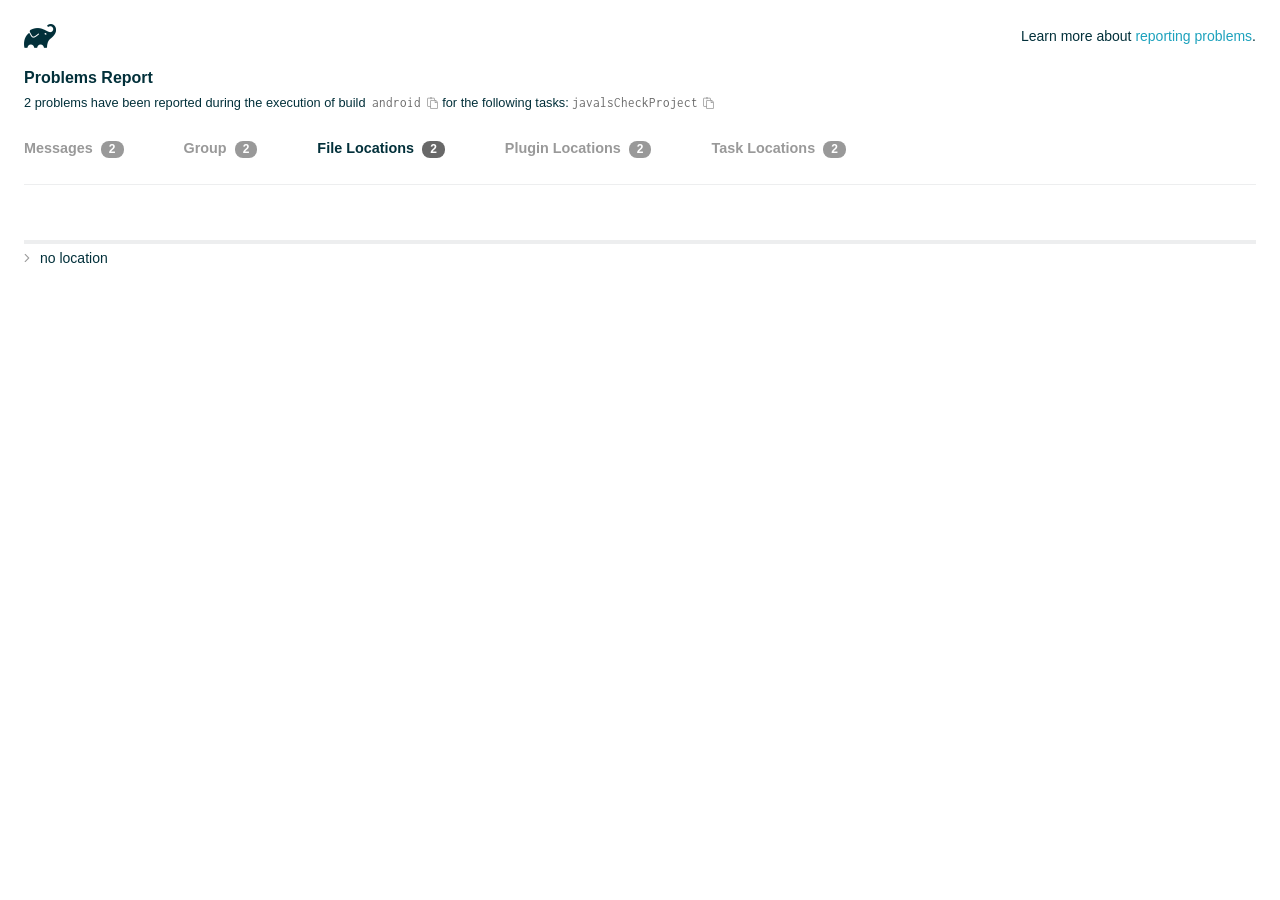
<file: code/software/drivora/android/build/reports/problems/problems-report.html>
<!DOCTYPE html>

<html lang="en">
<head>
    <!-- Required meta tags -->
    <meta charset="utf-8">
    <meta name="viewport" content="width=device-width, initial-scale=1, shrink-to-fit=no">

                    <style type="text/css">
                /*! normalize.css v7.0.0 | MIT License | github.com/necolas/normalize.css */
html {
    line-height: 1.15;
    -ms-text-size-adjust: 100%;
    -webkit-text-size-adjust: 100%
}

body {
    margin: 0
}

article, aside, footer, header, nav, section {
    display: block
}

h1 {
    font-size: 2em;
    margin: .67em 0
}

figcaption, figure, main {
    display: block
}

figure {
    margin: 1em 40px
}

hr {
    box-sizing: content-box;
    height: 0;
    overflow: visible
}

pre {
    font-family: monospace, monospace;
    font-size: 1em
}

a {
    background-color: transparent;
    -webkit-text-decoration-skip: objects
}

abbr[title] {
    border-bottom: none;
    text-decoration: underline;
    text-decoration: underline dotted
}

b, strong {
    font-weight: inherit
}

b, strong {
    font-weight: bolder
}

code, kbd, samp {
    font-family: monospace, monospace;
    font-size: 1em
}

dfn {
    font-style: italic
}

mark {
    background-color: #ff0;
    color: #000
}

small {
    font-size: 80%
}

sub, sup {
    font-size: 75%;
    line-height: 0;
    position: relative;
    vertical-align: baseline
}

sub {
    bottom: -.25em
}

sup {
    top: -.5em
}

audio, video {
    display: inline-block
}

audio:not([controls]) {
    display: none;
    height: 0
}

img {
    border-style: none
}

svg:not(:root) {
    overflow: hidden
}

button, input, optgroup, select, textarea {
    font-family: sans-serif;
    font-size: 100%;
    line-height: 1.15;
    margin: 0
}

button, input {
    overflow: visible
}

button, select {
    text-transform: none
}

[type=reset], [type=submit], button, html [type=button] {
    -webkit-appearance: button
}

[type=button]::-moz-focus-inner, [type=reset]::-moz-focus-inner, [type=submit]::-moz-focus-inner, button::-moz-focus-inner {
    border-style: none;
    padding: 0
}

[type=button]:-moz-focusring, [type=reset]:-moz-focusring, [type=submit]:-moz-focusring, button:-moz-focusring {
    outline: 1px dotted ButtonText
}

fieldset {
    padding: .35em .75em .625em
}

legend {
    box-sizing: border-box;
    color: inherit;
    display: table;
    max-width: 100%;
    padding: 0;
    white-space: normal
}

progress {
    display: inline-block;
    vertical-align: baseline
}

textarea {
    overflow: auto
}

[type=checkbox], [type=radio] {
    box-sizing: border-box;
    padding: 0
}

[type=number]::-webkit-inner-spin-button, [type=number]::-webkit-outer-spin-button {
    height: auto
}

[type=search] {
    -webkit-appearance: textfield;
    outline-offset: -2px
}

[type=search]::-webkit-search-cancel-button, [type=search]::-webkit-search-decoration {
    -webkit-appearance: none
}

::-webkit-file-upload-button {
    -webkit-appearance: button;
    font: inherit
}

details, menu {
    display: block
}

summary {
    display: list-item
}

canvas {
    display: inline-block
}

template {
    display: none
}

[hidden] {
    display: none
}

/* configuration cache styles */

.report-wrapper {
    margin: 0;
    padding: 0 24px;
}

.gradle-logo {
    width: 32px;
    height: 24px;
    background-image: url("[data-uri]");
    background-size: contain;
}

.header {
    display: flex;
    flex-wrap: wrap;
    position: fixed;
    top: 0;
    left: 0;
    width: 100%;
    padding: 24px 24px 0 24px;
    background-color: white;
    z-index: 1;
}

.learn-more {
    margin-left: auto;
    align-self: center;
    font-size: 0.875rem;
    font-weight: normal;
}

.title {
    display: flex;
    align-items: center;
    padding: 18px 0 24px 0;
    flex: 1 0 100%;
}

.content {
    font-size: 0.875rem;
    padding: 240px 0 48px;
    overflow-x: auto;
    white-space: nowrap;
}

.content ol:first-of-type {
    margin: 0;
}

.tree-btn {
    cursor: pointer;
    display: inline-block;
    width: 16px;
    height: 16px;
    background-size: contain;
    background-repeat: no-repeat;
    vertical-align: middle;
    margin-top: -0.2em;
}

.tree-btn.collapsed {
    background-image: url('data:image/svg+xml;utf8,<svg xmlns="http://www.w3.org/2000/svg" viewBox="0 0 192 512"><path d="M166.9 264.5l-117.8 116c-4.7 4.7-12.3 4.7-17 0l-7.1-7.1c-4.7-4.7-4.7-12.3 0-17L127.3 256 25.1 155.6c-4.7-4.7-4.7-12.3 0-17l7.1-7.1c4.7-4.7 12.3-4.7 17 0l117.8 116c4.6 4.7 4.6 12.3-.1 17z" fill="%23999999" stroke="%23999999"/></svg>');
}

.tree-btn.expanded {
    background-image: url('data:image/svg+xml;utf8,<svg xmlns="http://www.w3.org/2000/svg" viewBox="0 0 256 512"><path d="M119.5 326.9L3.5 209.1c-4.7-4.7-4.7-12.3 0-17l7.1-7.1c4.7-4.7 12.3-4.7 17 0L128 287.3l100.4-102.2c4.7-4.7 12.3-4.7 17 0l7.1 7.1c4.7 4.7 4.7 12.3 0 17L136.5 327c-4.7 4.6-12.3 4.6-17-.1z" fill="%23999999" stroke="%23999999"/></svg>');
}

ul .tree-btn {
    margin-right: 3px;
}

.leaf-icon {
    display: inline-block;
    width: 16px;
    height: 16px;
    background-image: url('data:image/svg+xml;utf8,<svg xmlns="http://www.w3.org/2000/svg" viewBox="0 0 256 512"><path d="M32 256 H224" stroke="%23999999" stroke-width="48" stroke-linecap="round"/></svg>');
    background-size: contain;
    background-repeat: no-repeat;
    vertical-align: middle;
    margin-top: -0.2em;
}

.invisible-text {
    user-select: all; /* Allow the text to be selectable */
    color: transparent; /* Hide the text */
    text-indent: -9999px; /* Move the text out of view */
    position: relative;
    white-space: pre; /* Preserve meaningful whitespace in the invisible text for copying */
}

.text-for-copy {
    display: inline-block;
}

.enum-icon {
    display: inline-block;
    width: 16px;
    height: 16px;
    background-image: url('data:image/svg+xml;utf8,<svg xmlns="http://www.w3.org/2000/svg" viewBox="0 0 1024 1024"><circle cx="512" cy="512" r="200" /></svg>');
    background-size: contain;
    background-repeat: no-repeat;
    vertical-align: middle;
    margin-inline-start: 0.5ex;
    margin-inline-end: 0.5ex;
    margin-top: -0.2em;
}

.error-icon {
    display: inline-block;
    width: 16px;
    height: 16px;
    background-image: url('data:image/svg+xml;utf8,<svg xmlns="http://www.w3.org/2000/svg" viewBox="0 0 320 512"><path d="M193.94 256L296.5 153.44l21.15-21.15c3.12-3.12 3.12-8.19 0-11.31l-22.63-22.63c-3.12-3.12-8.19-3.12-11.31 0L160 222.06 36.29 98.34c-3.12-3.12-8.19-3.12-11.31 0L2.34 120.97c-3.12 3.12-3.12 8.19 0 11.31L126.06 256 2.34 379.71c-3.12 3.12-3.12 8.19 0 11.31l22.63 22.63c3.12 3.12 8.19 3.12 11.31 0L160 289.94 262.56 392.5l21.15 21.15c3.12 3.12 8.19 3.12 11.31 0l22.63-22.63c3.12-3.12 3.12-8.19 0-11.31L193.94 256z" fill="%23FC461E" stroke="%23FC461E"/></svg>');
    background-size: contain;
    background-repeat: no-repeat;
    vertical-align: middle;
    margin-inline-start: 0.5ex;
    margin-inline-end: 0.5ex;
    margin-top: -0.2em;
}

.advice-icon {
    display: inline-block;
    width: 16px;
    height: 16px;
    background-image: url('data:image/svg+xml;utf8,<svg width="800px" height="800px" viewBox="-4.93 0 122.88 122.88" version="1.1" id="Layer_1" xmlns="http://www.w3.org/2000/svg" xmlns:xlink="http://www.w3.org/1999/xlink"  style="enable-background:new 0 0 113.01 122.88" xml:space="preserve"><g><path d="M44.13,102.06c-1.14,0.03-2.14-0.81-2.3-1.96c-0.17-1.2,0.64-2.31,1.82-2.54c-1.3-7.37-4.85-11.43-8.6-15.72 c-2.92-3.34-5.95-6.81-8.34-11.92c-2.35-5.03-3.64-10.23-3.6-15.63c0.05-5.4,1.42-10.96,4.4-16.71c0.02-0.04,0.04-0.07,0.06-0.11 l0,0c3.91-6.62,9.38-11.04,15.47-13.52c5.11-2.09,10.66-2.8,16.1-2.3c5.42,0.5,10.73,2.2,15.37,4.94 c5.9,3.49,10.75,8.67,13.42,15.21c1.44,3.54,2.42,7.49,2.54,11.82c0.12,4.31-0.62,8.96-2.61,13.88 c-2.66,6.59-6.18,10.68-9.47,14.51c-3.03,3.53-5.85,6.81-7.42,11.84c0.89,0.21,1.59,0.94,1.73,1.9c0.17,1.24-0.7,2.39-1.94,2.56 l-0.77,0.11c-0.14,1.09-0.23,2.26-0.27,3.51l0.25-0.04c1.24-0.17,2.39,0.7,2.56,1.94c0.17,1.24-0.7,2.39-1.94,2.56l-0.78,0.11 c0.01,0.15,0.02,0.3,0.03,0.45l0,0c0.07,0.88,0.08,1.73,0.03,2.54l0.13-0.02c1.25-0.15,2.38,0.74,2.54,1.98 c0.15,1.25-0.74,2.38-1.98,2.54l-1.68,0.21c-1.2,3.11-3.34,5.48-5.87,6.94c-1.74,1.01-3.67,1.59-5.61,1.71 c-1.97,0.12-3.96-0.25-5.78-1.13c-2.08-1.02-3.94-2.71-5.29-5.14c-0.65-0.33-1.13-0.97-1.23-1.75c-0.04-0.31-0.01-0.61,0.07-0.89 c-0.39-1.16-0.68-2.43-0.87-3.83l-0.07,0.01c-1.24,0.17-2.39-0.7-2.56-1.94c-0.17-1.24,0.7-2.39,1.94-2.56l0.54-0.08 C44.19,104.32,44.18,103.16,44.13,102.06L44.13,102.06z M2.18,58.86C1.01,58.89,0.04,57.98,0,56.81c-0.04-1.17,0.88-2.14,2.05-2.18 l8.7-0.3c1.17-0.04,2.14,0.88,2.18,2.05c0.04,1.17-0.88,2.14-2.05,2.18L2.18,58.86L2.18,58.86z M110.68,50.25 c1.16-0.12,2.2,0.73,2.32,1.89c0.12,1.16-0.73,2.2-1.89,2.32l-8.66,0.91c-1.16,0.12-2.2-0.73-2.32-1.89 c-0.12-1.16,0.73-2.2,1.89-2.32L110.68,50.25L110.68,50.25z M94.91,14.78c0.65-0.97,1.96-1.23,2.93-0.58 c0.97,0.65,1.23,1.96,0.58,2.93l-4.84,7.24c-0.65,0.97-1.96,1.23-2.93,0.58c-0.97-0.65-1.23-1.96-0.58-2.93L94.91,14.78 L94.91,14.78z M57.63,2.06c0.03-1.17,1-2.09,2.16-2.06c1.17,0.03,2.09,1,2.06,2.16l-0.22,8.7c-0.03,1.17-1,2.09-2.16,2.06 c-1.17-0.03-2.09-1-2.06-2.16L57.63,2.06L57.63,2.06z M13.88,15.53c-0.86-0.8-0.9-2.14-0.11-2.99c0.8-0.86,2.14-0.9,2.99-0.11 l6.37,5.94c0.86,0.8,0.9,2.14,0.11,2.99c-0.8,0.86-2.14,0.9-2.99,0.11L13.88,15.53L13.88,15.53z M47.88,96.95l18.49-2.63 c1.59-6.7,5.05-10.73,8.8-15.08c3.08-3.58,6.36-7.4,8.76-13.34c1.76-4.35,2.41-8.43,2.31-12.19c-0.1-3.75-0.96-7.21-2.24-10.34 c-2.3-5.63-6.51-10.11-11.65-13.15c-4.11-2.43-8.8-3.94-13.59-4.37c-4.77-0.44-9.64,0.19-14.13,2.02 c-5.26,2.15-9.99,5.97-13.39,11.72c-2.64,5.12-3.86,10.02-3.9,14.73c-0.04,4.74,1.11,9.33,3.2,13.8c2.13,4.56,4.97,7.8,7.69,10.92 C42.47,83.9,46.48,88.49,47.88,96.95L47.88,96.95z M65.62,99.02l-17.27,2.45c0.05,1.1,0.07,2.25,0.05,3.47l17.05-2.42 C65.47,101.29,65.52,100.12,65.62,99.02L65.62,99.02z M48.49,109.52c0.12,0.92,0.3,1.76,0.53,2.54l16.55-2.04 c0.11-0.86,0.13-1.77,0.05-2.74l0,0l0-0.02l-0.01-0.17L48.49,109.52L48.49,109.52z M51.37,116.36c0.64,0.67,1.35,1.19,2.1,1.55 c1.15,0.56,2.42,0.79,3.67,0.72c1.29-0.08,2.57-0.47,3.74-1.15c1.1-0.64,2.09-1.53,2.88-2.65L51.37,116.36L51.37,116.36z"/></g></svg>');
    background-size: contain;
    background-repeat: no-repeat;
    vertical-align: middle;
    margin-inline-start: 0.5ex;
    margin-inline-end: 0.5ex;
    margin-top: -0.2em;
}

.warning-icon {
    display: inline-block;
    width: 13px;
    height: 13px;
    background-image: url('data:image/svg+xml;utf8,<svg xmlns="http://www.w3.org/2000/svg" viewBox="0 0 576 512"><path d="M270.2 160h35.5c3.4 0 6.1 2.8 6 6.2l-7.5 196c-.1 3.2-2.8 5.8-6 5.8h-20.5c-3.2 0-5.9-2.5-6-5.8l-7.5-196c-.1-3.4 2.6-6.2 6-6.2zM288 388c-15.5 0-28 12.5-28 28s12.5 28 28 28 28-12.5 28-28-12.5-28-28-28zm281.5 52L329.6 24c-18.4-32-64.7-32-83.2 0L6.5 440c-18.4 31.9 4.6 72 41.6 72H528c36.8 0 60-40 41.5-72zM528 480H48c-12.3 0-20-13.3-13.9-24l240-416c6.1-10.6 21.6-10.7 27.7 0l240 416c6.2 10.6-1.5 24-13.8 24z" fill="%23DEAD22" stroke="%23DEAD22"/></svg>');
    background-size: contain;
    background-repeat: no-repeat;
    vertical-align: middle;
    margin-inline-start: 0.3ex;
    margin-inline-end: 1.1ex;
    margin-top: -0.1em;
}

.documentation-button {
    cursor: pointer;
    display: inline-block;
    width: 13px;
    height: 13px;
    background-image: url('data:image/svg+xml;utf8,<svg xmlns="http://www.w3.org/2000/svg" viewBox="0 0 512 512"><path d="M256 340c-15.464 0-28 12.536-28 28s12.536 28 28 28 28-12.536 28-28-12.536-28-28-28zm7.67-24h-16c-6.627 0-12-5.373-12-12v-.381c0-70.343 77.44-63.619 77.44-107.408 0-20.016-17.761-40.211-57.44-40.211-29.144 0-44.265 9.649-59.211 28.692-3.908 4.98-11.054 5.995-16.248 2.376l-13.134-9.15c-5.625-3.919-6.86-11.771-2.645-17.177C185.658 133.514 210.842 116 255.67 116c52.32 0 97.44 29.751 97.44 80.211 0 67.414-77.44 63.849-77.44 107.408V304c0 6.627-5.373 12-12 12zM256 40c118.621 0 216 96.075 216 216 0 119.291-96.61 216-216 216-119.244 0-216-96.562-216-216 0-119.203 96.602-216 216-216m0-32C119.043 8 8 119.083 8 256c0 136.997 111.043 248 248 248s248-111.003 248-248C504 119.083 392.957 8 256 8z" fill="%23999999" stroke="%23999999"/></svg>');
    background-size: contain;
    background-repeat: no-repeat;
    vertical-align: middle;
    margin-inline-start: 0.5ex;
    margin-inline-end: 0.5ex;
    margin-top: -0.2em;
}

.documentation-button::selection {
    color: transparent;
}

.documentation-button:hover {
    color: transparent;
}

.copy-button {
    cursor: pointer;
    display: inline-block;
    width: 12px;
    height: 12px;
    background-image: url('data:image/svg+xml;utf8,<svg xmlns="http://www.w3.org/2000/svg" viewBox="0 0 448 512"><path d="M433.941 193.941l-51.882-51.882A48 48 0 0 0 348.118 128H320V80c0-26.51-21.49-48-48-48h-66.752C198.643 13.377 180.858 0 160 0s-38.643 13.377-45.248 32H48C21.49 32 0 53.49 0 80v288c0 26.51 21.49 48 48 48h80v48c0 26.51 21.49 48 48 48h224c26.51 0 48-21.49 48-48V227.882a48 48 0 0 0-14.059-33.941zm-22.627 22.627a15.888 15.888 0 0 1 4.195 7.432H352v-63.509a15.88 15.88 0 0 1 7.431 4.195l51.883 51.882zM160 30c9.941 0 18 8.059 18 18s-8.059 18-18 18-18-8.059-18-18 8.059-18 18-18zM48 384c-8.822 0-16-7.178-16-16V80c0-8.822 7.178-16 16-16h66.752c6.605 18.623 24.389 32 45.248 32s38.643-13.377 45.248-32H272c8.822 0 16 7.178 16 16v48H176c-26.51 0-48 21.49-48 48v208H48zm352 96H176c-8.822 0-16-7.178-16-16V176c0-8.822 7.178-16 16-16h144v72c0 13.2 10.8 24 24 24h72v208c0 8.822-7.178 16-16 16z" fill="%23999999" stroke="%23999999"/></svg>');
    background-size: contain;
    background-repeat: no-repeat;
    vertical-align: middle;
    margin-inline-start: 0.5ex;
    margin-top: -0.2em;
}

.groups{
    display: flex;
    border-bottom: 1px solid #EDEEEF;
    flex: 1 0 100%;
}

.uncategorized {
    display: flex;
    border-top: 4px solid #EDEEEF;
    flex: 1 0 100%;
}

.group-selector {
    padding: 0 52px 24px 0;
    font-size: 0.9rem;
    font-weight: bold;
    color: #999999;
    cursor: pointer;
}

.group-selector__count {
    margin: 0 8px;
    border-radius: 8px;
    background-color: #999;
    color: #fff;
    padding: 1px 8px 2px;
    font-size: 0.75rem;
}

.group-selector--active {
    color: #02303A;
    cursor: auto;
}

.group-selector--active .group-selector__count {
    background-color: #686868;
}

.group-selector--disabled {
    cursor: not-allowed;
}

.accordion-header {
    cursor: pointer;
}

.container {
    padding-left: 0.5em;
    padding-right: 0.5em;
}

.stacktrace {
    border-radius: 4px;
    overflow-x: auto;
    padding: 0.5rem;
    margin-bottom: 0;
    min-width: 1000px;
}

/* Lato (bold, regular) */
@font-face {
    font-display: swap;
    font-family: Lato;
    font-weight: 500;
    font-style: normal;
    src: url("https://assets.gradle.com/lato/fonts/lato-semibold/lato-semibold.woff2") format("woff2"),
    url("https://assets.gradle.com/lato/fonts/lato-semibold/lato-semibold.woff") format("woff");
}

@font-face {
    font-display: swap;
    font-family: Lato;
    font-weight: bold;
    font-style: normal;
    src: url("https://assets.gradle.com/lato/fonts/lato-bold/lato-bold.woff2") format("woff2"),
    url("https://assets.gradle.com/lato/fonts/lato-bold/lato-bold.woff") format("woff");
}

* {
    -webkit-box-sizing: border-box;
    -moz-box-sizing: border-box;
    box-sizing: border-box;
}

html,
body {
    margin: 0;
    padding: 0;
}

html {
    font-family: "Lato", "Helvetica Neue", Arial, sans-serif;
    font-size: 16px;
    font-weight: 400;
    line-height: 1.5;
}

body {
    color: #02303A;
    background-color: #ffffff;
    -webkit-text-size-adjust: 100%;
    -ms-text-size-adjust: 100%;
    -webkit-font-smoothing: antialiased;
}


/* typography */
h1, h2, h3, h4, h5, h6 {
    color: #02303A;
    text-rendering: optimizeLegibility;
    margin: 0;
}

h1 {
    font-size: 1rem;
}

h2 {
    font-size: 0.9rem;
}

h3 {
    font-size: 1.125rem;
}

h4, h5, h6 {
    font-size: 0.875rem;
}

h1 code {
    font-weight: bold;
}

ul, ol, dl {
    list-style-position: outside;
    line-height: 1.6;
    padding: 0;
    margin: 0 0 0 20px;
    list-style-type: none;
}

li {
    line-height: 2;
}

a {
    color: #1DA2BD;
    text-decoration: none;
    transition: all 0.3s ease, visibility 0s;
}

a:hover {
    color: #35c1e4;
}

/* code */
code, pre {
    font-family: Inconsolata, Monaco, "Courier New", monospace;
    font-style: normal;
    font-variant-ligatures: normal;
    font-variant-caps: normal;
    font-variant-numeric: normal;
    font-variant-east-asian: normal;
    font-weight: normal;
    font-stretch: normal;
    color: #686868;
}

*:not(pre) > code {
    letter-spacing: 0;
    padding: 0.1em 0.5ex;
    text-rendering: optimizeSpeed;
    word-spacing: -0.15em;
    word-wrap: break-word;
}

pre {
    font-size: 0.75rem;
    line-height: 1.8;
    margin-top: 0;
    margin-bottom: 1.5em;
    padding: 1rem;
}

pre code {
    background-color: transparent;
    color: inherit;
    line-height: 1.8;
    font-size: 100%;
    padding: 0;
}

a code {
    color: #1BA8CB;
}

pre.code, pre.programlisting, pre.screen, pre.tt {
    background-color: #f7f7f8;
    border-radius: 4px;
    font-size: 1em;
    line-height: 1.45;
    margin-bottom: 1.25em;
    overflow-x: auto;
    padding: 1rem;
}

li em, p em {
    padding: 0 1px;
}

code em, tt em {
    text-decoration: none;
}

code + .copy-button {
    margin-inline-start: 0.2ex;
}

.java-exception {
    font-size: 0.75rem;
    padding-left: 24px;
}

.java-exception ul {
    margin: 0;
    line-height: inherit;
}

.java-exception code {
    white-space: pre;
}

.java-exception-part-toggle {
    user-select: none;
    cursor: pointer;
    border-radius: 2px;
    padding: 0.1em 0.2em;
    background: azure;
    color: #686868;
}

                </style>
    <!-- Inconsolata is used as a default monospace font in the report. -->
    <link rel="stylesheet" href="https://fonts.googleapis.com/css?family=Inconsolata:400,700" />

    <title>Gradle Configuration Cache</title>
</head>
<body>

<div id="playground"></div>

<div class="report" id="report">
    Loading...
</div>

<script type="text/javascript">
function configurationCacheProblems() { return (
// begin-report-data
{"diagnostics":[{"locations":[{},{"pluginId":"com.android.internal.application"}],"problem":[{"text":"Declaring an 'is-' property with a Boolean type has been deprecated."}],"severity":"WARNING","problemDetails":[{"text":"Starting with Gradle 9.0, this property will be ignored by Gradle."}],"contextualLabel":"Declaring an 'is-' property with a Boolean type has been deprecated.","documentationLink":"https://docs.gradle.org/8.14/userguide/upgrading_version_8.html#groovy_boolean_properties","problemId":[{"name":"deprecation","displayName":"Deprecation"},{"name":"declaring-an-is-property-with-a-boolean-type","displayName":"Declaring an 'is-' property with a Boolean type has been deprecated."}],"solutions":[[{"text":"Add a method named 'getCrunchPngs' with the same behavior and mark the old one with @Deprecated, or change the type of 'com.android.build.gradle.internal.dsl.BuildType$AgpDecorated.isCrunchPngs' (and the setter) to 'boolean'."}],[{"text":"The combination of method name and return type is not consistent with Java Bean property rules and will become unsupported in future versions of Groovy."}]]},{"locations":[{},{"pluginId":"com.android.internal.application"}],"problem":[{"text":"Declaring an 'is-' property with a Boolean type has been deprecated."}],"severity":"WARNING","problemDetails":[{"text":"Starting with Gradle 9.0, this property will be ignored by Gradle."}],"contextualLabel":"Declaring an 'is-' property with a Boolean type has been deprecated.","documentationLink":"https://docs.gradle.org/8.14/userguide/upgrading_version_8.html#groovy_boolean_properties","problemId":[{"name":"deprecation","displayName":"Deprecation"},{"name":"declaring-an-is-property-with-a-boolean-type","displayName":"Declaring an 'is-' property with a Boolean type has been deprecated."}],"solutions":[[{"text":"Add a method named 'getUseProguard' with the same behavior and mark the old one with @Deprecated, or change the type of 'com.android.build.gradle.internal.dsl.BuildType.isUseProguard' (and the setter) to 'boolean'."}],[{"text":"The combination of method name and return type is not consistent with Java Bean property rules and will become unsupported in future versions of Groovy."}]]}],"problemsReport":{"totalProblemCount":2,"buildName":"android","requestedTasks":"javalsCheckProject","documentationLink":"https://docs.gradle.org/8.14/userguide/reporting_problems.html","documentationLinkCaption":"Problem report","summaries":[]}}
// end-report-data
);}
</script>
                <script type="text/javascript">
                !function(n,t){"object"==typeof exports&&"object"==typeof module?module.exports=t():"function"==typeof define&&define.amd?define([],t):"object"==typeof exports?exports["configuration-cache-report"]=t():n["configuration-cache-report"]=t()}(this,(()=>(({70:function(){void 0===ArrayBuffer.isView&&(ArrayBuffer.isView=function(n){return null!=n&&null!=n.__proto__&&n.__proto__.__proto__===Int8Array.prototype.__proto__}),void 0===Math.imul&&(Math.imul=function(n,t){return(4294901760&n)*(65535&t)+(65535&n)*(0|t)|0}),this["configuration-cache-report"]=function(n){"use strict";var t,r,i,e,u,o,f,s,c,a,h,l,_,v,d,g,w,b,p,m,k,q,y,B,C,x,j,P,I,S,z,T,E,L,N,A,M,F,D,O,R,H,$,G,U,V,Q,Z,Y,W,K,X,J,nn,tn,rn,en,un,on,fn,sn,cn,an,hn,ln,_n,vn,dn,gn,wn,bn,pn,mn,kn,qn,yn,Bn,Cn,xn,jn,Pn,In,Sn,zn,Tn,En,Ln,Nn,An,Mn=Math.imul,Fn=ArrayBuffer.isView;function Dn(n,t){if(!(t>=0))throw _u(ce("Requested element count "+t+" is less than zero."));return function(n,t){if(!(t>=0))throw _u(ce("Requested element count "+t+" is less than zero."));if(0===t)return Ct();if(t>=n.length)return function(n){switch(n.length){case 0:return Ct();case 1:return qr(n[0]);default:return function(n){return Hr(function(n){return new It(n,!1)}(n))}(n)}}(n);if(1===t)return qr(n[0]);var r=0,i=Rr(),e=0,u=n.length;n:for(;e<u;){var o=n[e];if(e=e+1|0,i.d(o),(r=r+1|0)===t)break n}return i}(n,rt(n.length-t|0,0))}function On(n,t,r,i,e,u,o){return t=t===A?", ":t,r=r===A?"":r,i=i===A?"":i,e=e===A?-1:e,u=u===A?"...":u,o=o===A?null:o,function(n,t,r,i,e,u,o,f){r=r===A?", ":r,i=i===A?"":i,e=e===A?"":e,u=u===A?-1:u,o=o===A?"...":o,f=f===A?null:f,t.e(i);var s=0,c=0,a=n.length;n:for(;c<a;){var h=n[c];if(c=c+1|0,(s=s+1|0)>1&&t.e(r),!(u<0||s<=u))break n;Jt(t,h,f)}return u>=0&&s>u&&t.e(o),t.e(e),t}(n,Bi(),t,r,i,e,u,o).toString()}function Rn(n){return n.length-1|0}function Hn(n,t){if(null==t){var r=0,i=n.length-1|0;if(r<=i)do{var e=r;if(r=r+1|0,null==n[e])return e}while(r<=i)}else{var u=0,o=n.length-1|0;if(u<=o)do{var f=u;if(u=u+1|0,le(t,n[f]))return f}while(u<=o)}return-1}function $n(n,t,r,i,e,u,o){return t=t===A?", ":t,r=r===A?"":r,i=i===A?"":i,e=e===A?-1:e,u=u===A?"...":u,o=o===A?null:o,Gn(n,Bi(),t,r,i,e,u,o).toString()}function Gn(n,t,r,i,e,u,o,f){r=r===A?", ":r,i=i===A?"":i,e=e===A?"":e,u=u===A?-1:u,o=o===A?"...":o,f=f===A?null:f,t.e(i);var s=0,c=n.f();n:for(;c.g();){var a=c.h();if((s=s+1|0)>1&&t.e(r),!(u<0||s<=u))break n;Jt(t,a,f)}return u>=0&&s>u&&t.e(o),t.e(e),t}function Un(n){if(n.i())throw xu("List is empty.");return n.j(0)}function Vn(n){return new tt(n)}function Qn(n){if(Ke(n,Di)){var t;switch(n.k()){case 0:t=Ct();break;case 1:t=qr(Ke(n,Fi)?n.j(0):n.f().h());break;default:t=Zn(n)}return t}return xt(Xn(n))}function Zn(n){return Hr(n)}function Yn(n){if(Ke(n,Di)&&n.k()<=1)return Qn(n);var t=Xn(n);return function(n){var t=(n.k()/2|0)-1|0;if(t<0)return br();var r=jt(n),i=0;if(i<=t)do{var e=i;i=i+1|0;var u=n.j(e);n.f4(e,n.j(r)),n.f4(r,u),r=r-1|0}while(e!==t)}(t),t}function Wn(n,t){if(!(t>=0))throw _u(ce("Requested element count "+t+" is less than zero."));return function(n,t){if(!(t>=0))throw _u(ce("Requested element count "+t+" is less than zero."));if(0===t)return Ct();if(Ke(n,Di)){if(t>=n.k())return Qn(n);if(1===t)return qr(function(n){if(Ke(n,Fi))return Un(n);var t=n.f();if(!t.g())throw xu("Collection is empty.");return t.h()}(n))}var r=0,i=Rr(),e=n.f();n:for(;e.g();){var u=e.h();if(i.d(u),(r=r+1|0)===t)break n}return xt(i)}(n,rt(n.k()-t|0,0))}function Kn(n,t){if(!(t>=0))throw _u(ce("Requested element count "+t+" is less than zero."));if(0===t)return Ct();var r=n.k();if(t>=r)return Qn(n);if(1===t)return qr(Jn(n));var i=Rr();if(Ke(n,bi)){var e=r-t|0;if(e<r)do{var u=e;e=e+1|0,i.d(n.j(u))}while(e<r)}else for(var o=n.l(r-t|0);o.g();){var f=o.h();i.d(f)}return i}function Xn(n){return Ke(n,Di)?Zn(n):nt(n,Or())}function Jn(n){if(n.i())throw xu("List is empty.");return n.j(jt(n))}function nt(n,t){for(var r=n.f();r.g();){var i=r.h();t.d(i)}return t}function tt(n){this.n_1=n}function rt(n,t){return n<t?t:n}function it(n,t){return n>t?t:n}function et(n,t){return Kt().q(n,t,-1)}function ut(n,t){return new Ft(n,t)}function ot(n){var t=n.f();if(!t.g())return Ct();var r=t.h();if(!t.g())return qr(r);var i=Or();for(i.d(r);t.g();)i.d(t.h());return i}function ft(n){this.r_1=n}function st(n,t){this.s_1=n,this.t_1=t}function ct(){}function at(n){this.x_1=n,this.w_1=0}function ht(n,t){this.a1_1=n,at.call(this,n),_t().b1(t,this.a1_1.k()),this.w_1=t}function lt(){t=this}function _t(){return null==t&&new lt,t}function vt(){_t(),ct.call(this)}function dt(n){this.h1_1=n}function gt(n,t){return t===n?"(this Map)":Vi(t)}function wt(n,t){var r;n:{for(var i=n.o().f();i.g();){var e=i.h();if(le(e.j1(),t)){r=e;break n}}r=null}return r}function bt(){r=this}function pt(){return null==r&&new bt,r}function mt(n){this.q1_1=n,ct.call(this)}function kt(){pt(),this.n1_1=null,this.o1_1=null}function qt(){i=this}function yt(){return null==i&&new qt,i}function Bt(n){return n.length>0?ou(n):Ct()}function Ct(){return null==e&&new Pt,e}function xt(n){switch(n.k()){case 0:return Ct();case 1:return qr(n.j(0));default:return n}}function jt(n){return n.k()-1|0}function Pt(){e=this,this.z1_1=new ke(-1478467534,-1720727600)}function It(n,t){this.b2_1=n,this.c2_1=t}function St(){u=this}function zt(){return null==u&&new St,u}function Tt(n,t){return Ke(n,Di)?n.k():t}function Et(n,t){if(Ke(t,Di))return n.m(t);for(var r=!1,i=t.f();i.g();){var e=i.h();n.d(e)&&(r=!0)}return r}function Lt(){}function Nt(n,t){this.h2_1=n,this.g2_1=n.i2_1.l(function(n,t){if(!(0<=t&&t<=n.k()))throw du("Position index "+t+" must be in range ["+Ve(0,n.k())+"].");return n.k()-t|0}(n,t))}function At(n){vt.call(this),this.i2_1=n}function Mt(n){this.k2_1=n,this.j2_1=n.l2_1.f()}function Ft(n,t){this.l2_1=n,this.m2_1=t}function Dt(n){for(;n.n2_1.g();){var t=n.n2_1.h();if(n.q2_1.t2_1(t)===n.q2_1.s2_1)return n.p2_1=t,n.o2_1=1,br()}n.o2_1=0}function Ot(n){this.q2_1=n,this.n2_1=n.r2_1.f(),this.o2_1=-1,this.p2_1=null}function Rt(n,t,r){t=t===A||t,this.r2_1=n,this.s2_1=t,this.t2_1=r}function Ht(){return null==o&&new $t,o}function $t(){o=this,this.u2_1=new ke(1993859828,793161749)}function Gt(n,t,r){return Ut(Ut(n,r)-Ut(t,r)|0,r)}function Ut(n,t){var r=n%t|0;return r>=0?r:r+t|0}function Vt(){f=this,this.p_1=new Zt(1,0)}function Qt(){return null==f&&new Vt,f}function Zt(n,t){Qt(),Xt.call(this,n,t,1)}function Yt(n,t,r){Lt.call(this),this.d3_1=r,this.e3_1=t,this.f3_1=this.d3_1>0?n<=t:n>=t,this.g3_1=this.f3_1?n:this.e3_1}function Wt(){s=this}function Kt(){return null==s&&new Wt,s}function Xt(n,t,r){if(Kt(),0===r)throw _u("Step must be non-zero.");if(r===mr().MIN_VALUE)throw _u("Step must be greater than Int.MIN_VALUE to avoid overflow on negation.");this.z2_1=n,this.a3_1=function(n,t,r){var i;if(r>0)i=n>=t?t:t-Gt(t,n,r)|0;else{if(!(r<0))throw _u("Step is zero.");i=n<=t?t:t+Gt(n,t,0|-r)|0}return i}(n,t,r),this.b3_1=r}function Jt(n,t,r){null!=r?n.e(r(t)):null==t||nu(t)?n.e(t):t instanceof Mi?n.i3(t.h3_1):n.e(Vi(t))}function nr(n,t,r){if(n===t)return!0;if(!(r=r!==A&&r))return!1;var i=xi(n),e=xi(t);return i===e||le(new Mi(ne(Li(i).toLowerCase(),0)),new Mi(ne(Li(e).toLowerCase(),0)))}function tr(n){return re(n)-1|0}function rr(n,t,r,i){return r=r===A?0:r,(i=i!==A&&i)||"string"!=typeof n?ir(n,t,r,re(n),i):n.indexOf(t,r)}function ir(n,t,r,i,e,u){var o=(u=u!==A&&u)?et(it(r,tr(n)),rt(i,0)):Ve(rt(r,0),it(i,re(n)));if("string"==typeof n&&"string"==typeof t){var f=o.z2_1,s=o.a3_1,c=o.b3_1;if(c>0&&f<=s||c<0&&s<=f)do{var a=f;if(f=f+c|0,Ti(t,0,n,a,re(t),e))return a}while(a!==s)}else{var h=o.z2_1,l=o.a3_1,_=o.b3_1;if(_>0&&h<=l||_<0&&l<=h)do{var v=h;if(h=h+_|0,fr(t,0,n,v,re(t),e))return v}while(v!==l)}return-1}function er(n){var t=0,r=re(n)-1|0,i=!1;n:for(;t<=r;){var e=ji(ne(n,i?r:t));if(i){if(!e)break n;r=r-1|0}else e?t=t+1|0:i=!0}return ie(n,t,r+1|0)}function ur(n,t){return ce(ie(n,t.y2(),t.c3()+1|0))}function or(n,t,r,i,e){r=r===A?0:r,i=i!==A&&i,sr(e=e===A?0:e);var u,o,f=ou(t);return new hr(n,r,e,(u=f,o=i,function(n,t){var r=function(n,t,r,i){if(!i&&1===t.k()){var e=function(n){if(Ke(n,Fi))return function(n){var t;switch(n.k()){case 0:throw xu("List is empty.");case 1:t=n.j(0);break;default:throw _u("List has more than one element.")}return t}(n);var t=n.f();if(!t.g())throw xu("Collection is empty.");var r=t.h();if(t.g())throw _u("Collection has more than one element.");return r}(t),u=rr(n,e,r);return u<0?null:_r(u,e)}var o=Ve(rt(r,0),re(n));if("string"==typeof n){var f=o.z2_1,s=o.a3_1,c=o.b3_1;if(c>0&&f<=s||c<0&&s<=f)do{var a,h=f;f=f+c|0;n:{for(var l=t.f();l.g();){var _=l.h();if(Ti(_,0,n,h,_.length,i)){a=_;break n}}a=null}if(null!=a)return _r(h,a)}while(h!==s)}else{var v=o.z2_1,d=o.a3_1,g=o.b3_1;if(g>0&&v<=d||g<0&&d<=v)do{var w,b=v;v=v+g|0;n:{for(var p=t.f();p.g();){var m=p.h();if(fr(m,0,n,b,m.length,i)){w=m;break n}}w=null}if(null!=w)return _r(b,w)}while(b!==d)}return null}(n,u,t,o);return null==r?null:_r(r.t3_1,r.u3_1.length)}))}function fr(n,t,r,i,e,u){if(i<0||t<0||t>(re(n)-e|0)||i>(re(r)-e|0))return!1;var o=0;if(o<e)do{var f=o;if(o=o+1|0,!nr(ne(n,t+f|0),ne(r,i+f|0),u))return!1}while(o<e);return!0}function sr(n){if(!(n>=0))throw _u(ce("Limit must be non-negative, but was "+n))}function cr(n){if(n.l3_1<0)n.j3_1=0,n.m3_1=null;else{var t;if(n.o3_1.r3_1>0?(n.n3_1=n.n3_1+1|0,t=n.n3_1>=n.o3_1.r3_1):t=!1,t||n.l3_1>re(n.o3_1.p3_1))n.m3_1=Ve(n.k3_1,tr(n.o3_1.p3_1)),n.l3_1=-1;else{var r=n.o3_1.s3_1(n.o3_1.p3_1,n.l3_1);if(null==r)n.m3_1=Ve(n.k3_1,tr(n.o3_1.p3_1)),n.l3_1=-1;else{var i=r.v3(),e=r.w3();n.m3_1=function(n,t){return t<=mr().MIN_VALUE?Qt().p_1:Ve(n,t-1|0)}(n.k3_1,i),n.k3_1=i+e|0,n.l3_1=n.k3_1+(0===e?1:0)|0}}n.j3_1=1}}function ar(n){this.o3_1=n,this.j3_1=-1,this.k3_1=function(n,t,r){if(0>r)throw _u("Cannot coerce value to an empty range: maximum "+r+" is less than minimum 0.");return n<0?0:n>r?r:n}(n.q3_1,0,re(n.p3_1)),this.l3_1=this.k3_1,this.m3_1=null,this.n3_1=0}function hr(n,t,r,i){this.p3_1=n,this.q3_1=t,this.r3_1=r,this.s3_1=i}function lr(n,t){this.t3_1=n,this.u3_1=t}function _r(n,t){return new lr(n,t)}function vr(){}function dr(){}function gr(){}function wr(){c=this}function br(){return null==c&&new wr,c}function pr(){a=this,this.MIN_VALUE=-2147483648,this.MAX_VALUE=2147483647,this.SIZE_BYTES=4,this.SIZE_BITS=32}function mr(){return null==a&&new pr,a}function kr(n){for(var t=[],r=n.f();r.g();)t.push(r.h());return t}function qr(n){return 0===(t=[n]).length?Or():Hr(new It(t,!0));var t}function yr(n){return n<0&&function(){throw Pu("Index overflow has happened.")}(),n}function Br(n){return void 0!==n.toArray?n.toArray():kr(n)}function Cr(n){return function(n,t){for(var r=0,i=n.length;r<i;){var e=n[r];r=r+1|0,t.d(e)}return t}(t=[n],(r=t.length,i=de(ve(ni)),function(n,t,r){Mr.call(r),ni.call(r),r.y5_1=function(n){return Kr(n,0,de(ve(Xr)))}(n)}(r,0,i),i));var t,r,i}function xr(){ct.call(this)}function jr(n){this.j4_1=n,this.h4_1=0,this.i4_1=-1}function Pr(n,t){this.n4_1=n,jr.call(this,n),_t().b1(t,this.n4_1.k()),this.h4_1=t}function Ir(){xr.call(this),this.o4_1=0}function Sr(n){this.r4_1=n}function zr(n){this.s4_1=n}function Tr(n,t){this.t4_1=n,this.u4_1=t}function Er(){Mr.call(this)}function Lr(n){this.x4_1=n,Mr.call(this)}function Nr(n){this.e5_1=n,xr.call(this)}function Ar(){kt.call(this),this.c5_1=null,this.d5_1=null}function Mr(){xr.call(this)}function Fr(){h=this;var n=Rr();n.c_1=!0,this.i5_1=n}function Dr(){return null==h&&new Fr,h}function Or(){return n=de(ve(Gr)),t=[],Gr.call(n,t),n;var n,t}function Rr(n){return t=de(ve(Gr)),r=[],Gr.call(t,r),t;var t,r}function Hr(n){return function(n,t){var r;return r=Br(n),Gr.call(t,r),t}(n,de(ve(Gr)))}function $r(n,t){return _t().e1(t,n.k()),t}function Gr(n){Dr(),Ir.call(this),this.b_1=n,this.c_1=!1}function Ur(n,t,r,i,e){if(r===i)return n;var u=(r+i|0)/2|0,o=Ur(n,t,r,u,e),f=Ur(n,t,u+1|0,i,e),s=o===t?n:t,c=r,a=u+1|0,h=r;if(h<=i)do{var l=h;if(h=h+1|0,c<=u&&a<=i){var _=o[c],v=f[a];e.compare(_,v)<=0?(s[l]=_,c=c+1|0):(s[l]=v,a=a+1|0)}else c<=u?(s[l]=o[c],c=c+1|0):(s[l]=f[a],a=a+1|0)}while(l!==i);return s}function Vr(n,t){return(3&n)-(3&t)|0}function Qr(){_=this}function Zr(n){this.n5_1=n,Er.call(this)}function Yr(n){return function(n,t){Ar.call(t),Xr.call(t),t.t5_1=n,t.u5_1=n.w5()}(new ui((null==_&&new Qr,_)),n),n}function Wr(){return Yr(de(ve(Xr)))}function Kr(n,t,r){if(Yr(r),!(n>=0))throw _u(ce("Negative initial capacity: "+n));if(!(t>=0))throw _u(ce("Non-positive load factor: "+t));return r}function Xr(){this.v5_1=null}function Jr(n,t){return Mr.call(t),ni.call(t),t.y5_1=n,t}function ni(){}function ti(n,t){var r=ii(n,n.h6_1.m5(t));if(null==r)return null;var i=r;if(null!=i&&Xe(i))return ri(i,n,t);var e=i;return n.h6_1.l5(e.j1(),t)?e:null}function ri(n,t,r){var i;n:{for(var e=0,u=n.length;e<u;){var o=n[e];if(e=e+1|0,t.h6_1.l5(o.j1(),r)){i=o;break n}}i=null}return i}function ii(n,t){var r=n.i6_1[t];return void 0===r?null:r}function ei(n){this.g6_1=n,this.z5_1=-1,this.a6_1=Object.keys(n.i6_1),this.b6_1=-1,this.c6_1=null,this.d6_1=!1,this.e6_1=-1,this.f6_1=null}function ui(n){this.h6_1=n,this.i6_1=this.k6(),this.j6_1=0}function oi(){}function fi(n){this.n6_1=n,this.l6_1=null,this.m6_1=null,this.m6_1=this.n6_1.y6_1.v6_1}function si(){v=this;var n,t=(_i(0,0,n=de(ve(vi))),n);t.x6_1=!0,this.e7_1=t}function ci(){return null==v&&new si,v}function ai(n,t,r){this.d7_1=n,Tr.call(this,t,r),this.b7_1=null,this.c7_1=null}function hi(n){this.y6_1=n,Er.call(this)}function li(){return Yr(n=de(ve(vi))),vi.call(n),n.w6_1=Wr(),n;var n}function _i(n,t,r){return Kr(n,t,r),vi.call(r),r.w6_1=Wr(),r}function vi(){ci(),this.v6_1=null,this.x6_1=!1}function di(){d=this;var n=gi(0),t=n.y5_1;(t instanceof vi?t:pe()).j5(),this.f7_1=n}function gi(n){return function(n,t){return function(n,t,r){Jr(function(n,t){return _i(n,t,de(ve(vi)))}(n,t),r),wi.call(r)}(n,0,t),t}(n,de(ve(wi)))}function wi(){null==d&&new di}function bi(){}function pi(){}function mi(n){pi.call(this),this.k7_1=n}function ki(){qi.call(this)}function qi(){pi.call(this),this.m7_1=""}function yi(){if(!w){w=!0;var n="undefined"!=typeof process&&process.versions&&!!process.versions.node;g=n?new mi(process.stdout):new ki}}function Bi(){return n=de(ve(Ci)),Ci.call(n,""),n;var n}function Ci(n){this.o7_1=void 0!==n?n:""}function xi(n){var t=Li(n).toUpperCase();return t.length>1?n:ne(t,0)}function ji(n){return function(n){return 9<=n&&n<=13||28<=n&&n<=32||160===n||n>4096&&(5760===n||8192<=n&&n<=8202||8232===n||8233===n||8239===n||8287===n||12288===n)}(n)}function Pi(){b=this,this.q7_1=new RegExp("[\\\\^$*+?.()|[\\]{}]","g"),this.r7_1=new RegExp("[\\\\$]","g"),this.s7_1=new RegExp("\\$","g")}function Ii(){return null==b&&new Pi,b}function Si(n,t){Ii(),this.v7_1=n,this.w7_1=function(n){if(Ke(n,Di)){var t;switch(n.k()){case 0:t=Ht();break;case 1:t=Cr(Ke(n,Fi)?n.j(0):n.f().h());break;default:t=nt(n,gi(n.k()))}return t}return function(n){switch(n.k()){case 0:return Ht();case 1:return Cr(n.f().h());default:return n}}(nt(n,(r=de(ve(wi)),Jr(li(),r),wi.call(r),r)));var r}(t),this.x7_1=new RegExp(n,$n(t,"","gu",A,A,A,zi)),this.y7_1=null,this.z7_1=null}function zi(n){return n.d8_1}function Ti(n,t,r,i,e,u){return fr(n,t,r,i,e,u=u!==A&&u)}function Ei(n,t){return n-t|0}function Li(n){return String.fromCharCode(n)}function Ni(){p=this,this.e8_1=0,this.f8_1=65535,this.g8_1=55296,this.h8_1=56319,this.i8_1=56320,this.j8_1=57343,this.k8_1=55296,this.l8_1=57343,this.m8_1=2,this.n8_1=16}function Ai(){return null==p&&new Ni,p}function Mi(n){Ai(),this.h3_1=n}function Fi(){}function Di(){}function Oi(){}function Ri(){}function Hi(){}function $i(){}function Gi(){m=this}function Ui(n,t){null==m&&new Gi,this.p8_1=n,this.q8_1=t}function Vi(n){var t=null==n?null:ce(n);return null==t?"null":t}function Qi(n){return new Zi(n)}function Zi(n){this.t8_1=n,this.s8_1=0}function Yi(){return Ji(),k}function Wi(){return Ji(),q}function Ki(){return Ji(),y}function Xi(){return Ji(),B}function Ji(){x||(x=!0,k=new ArrayBuffer(8),q=new Float64Array(Yi()),new Float32Array(Yi()),y=new Int32Array(Yi()),Wi()[0]=-1,B=0!==Ki()[0]?1:0,C=1-Xi()|0)}function ne(n,t){var r;if(te(n)){var i,e=n.charCodeAt(t);if(Ai(),e<0?i=!0:(Ai(),i=e>65535),i)throw _u("Invalid Char code: "+e);r=Ue(e)}else r=n.y3(t);return r}function te(n){return"string"==typeof n}function re(n){return te(n)?n.length:n.x3()}function ie(n,t,r){return te(n)?n.substring(t,r):n.z3(t,r)}function ee(n){return ce(n)}function ue(n,t){var r;switch(typeof n){case"number":r="number"==typeof t?oe(n,t):t instanceof ke?oe(n,t.w8()):fe(n,t);break;case"string":case"boolean":r=fe(n,t);break;default:r=function(n,t){return n.a4(t)}(n,t)}return r}function oe(n,t){var r;if(n<t)r=-1;else if(n>t)r=1;else if(n===t){var i;if(0!==n)i=0;else{var e=1/n;i=e===1/t?0:e<0?-1:1}r=i}else r=n!=n?t!=t?0:1:-1;return r}function fe(n,t){return n<t?-1:n>t?1:0}function se(n){if(!("kotlinHashCodeValue$"in n)){var t=4294967296*Math.random()|0,r=new Object;r.value=t,r.enumerable=!1,Object.defineProperty(n,"kotlinHashCodeValue$",r)}return n.kotlinHashCodeValue$}function ce(n){return null==n?"null":function(n){return!!Ye(n)||Fn(n)}(n)?"[...]":n.toString()}function ae(n){if(null==n)return 0;var t;switch(typeof n){case"object":t="function"==typeof n.hashCode?n.hashCode():se(n);break;case"function":t=se(n);break;case"number":t=function(n){return Ji(),(0|n)===n?Ge(n):(Wi()[0]=n,Mn(Ki()[(Ji(),C)],31)+Ki()[Xi()]|0)}(n);break;case"boolean":t=n?1:0;break;default:t=he(String(n))}return t}function he(n){var t=0,r=0,i=n.length-1|0;if(r<=i)do{var e=r;r=r+1|0;var u=n.charCodeAt(e);t=Mn(t,31)+u|0}while(e!==i);return t}function le(n,t){return null==n?null==t:null!=t&&("object"==typeof n&&"function"==typeof n.equals?n.equals(t):n!=n?t!=t:"number"==typeof n&&"number"==typeof t?n===t&&(0!==n||1/n==1/t):n===t)}function _e(n,t){null!=Error.captureStackTrace?Error.captureStackTrace(n,t):n.stack=(new Error).stack}function ve(n){return n.prototype}function de(n){return Object.create(n)}function ge(n,t,r){Error.call(n),function(n,t,r){var i=eu(Object.getPrototypeOf(n));if(!(1&i)){var e;if(null==t){var u;if(null!==t){var o=null==r?null:r.toString();u=null==o?A:o}else u=A;e=u}else e=t;n.message=e}2&i||(n.cause=r),n.name=Object.getPrototypeOf(n).constructor.name}(n,t,r)}function we(n){var t;return null==n?function(){throw Eu()}():t=n,t}function be(){throw Nu()}function pe(){throw Mu()}function me(){j=this,this.x8_1=new ke(0,-2147483648),this.y8_1=new ke(-1,2147483647),this.z8_1=8,this.a9_1=64}function ke(n,t){null==j&&new me,gr.call(this),this.u8_1=n,this.v8_1=t}function qe(){return $e(),P}function ye(){return $e(),I}function Be(){return $e(),S}function Ce(){return $e(),T}function xe(){return $e(),E}function je(n,t){if($e(),Te(n,t))return 0;var r=Ne(n),i=Ne(t);return r&&!i?-1:!r&&i?1:Ne(Ie(n,t))?-1:1}function Pe(n,t){$e();var r=n.v8_1>>>16|0,i=65535&n.v8_1,e=n.u8_1>>>16|0,u=65535&n.u8_1,o=t.v8_1>>>16|0,f=65535&t.v8_1,s=t.u8_1>>>16|0,c=0,a=0,h=0,l=0;return c=(c=c+((a=(a=a+((h=(h=h+((l=l+(u+(65535&t.u8_1)|0)|0)>>>16|0)|0)+(e+s|0)|0)>>>16|0)|0)+(i+f|0)|0)>>>16|0)|0)+(r+o|0)|0,new ke((h&=65535)<<16|(l&=65535),(c&=65535)<<16|(a&=65535))}function Ie(n,t){return $e(),Pe(n,t.e9())}function Se(n,t){if($e(),Ae(n))return qe();if(Ae(t))return qe();if(Te(n,Ce()))return Me(t)?Ce():qe();if(Te(t,Ce()))return Me(n)?Ce():qe();if(Ne(n))return Ne(t)?Se(Fe(n),Fe(t)):Fe(Se(Fe(n),t));if(Ne(t))return Fe(Se(n,Fe(t)));if(De(n,xe())&&De(t,xe()))return Oe(ze(n)*ze(t));var r=n.v8_1>>>16|0,i=65535&n.v8_1,e=n.u8_1>>>16|0,u=65535&n.u8_1,o=t.v8_1>>>16|0,f=65535&t.v8_1,s=t.u8_1>>>16|0,c=65535&t.u8_1,a=0,h=0,l=0,_=0;return l=l+((_=_+Mn(u,c)|0)>>>16|0)|0,_&=65535,h=(h=h+((l=l+Mn(e,c)|0)>>>16|0)|0)+((l=(l&=65535)+Mn(u,s)|0)>>>16|0)|0,l&=65535,a=(a=(a=a+((h=h+Mn(i,c)|0)>>>16|0)|0)+((h=(h&=65535)+Mn(e,s)|0)>>>16|0)|0)+((h=(h&=65535)+Mn(u,f)|0)>>>16|0)|0,h&=65535,a=a+(((Mn(r,c)+Mn(i,s)|0)+Mn(e,f)|0)+Mn(u,o)|0)|0,new ke(l<<16|_,(a&=65535)<<16|h)}function ze(n){return $e(),4294967296*n.v8_1+function(n){return $e(),n.u8_1>=0?n.u8_1:4294967296+n.u8_1}(n)}function Te(n,t){return $e(),n.v8_1===t.v8_1&&n.u8_1===t.u8_1}function Ee(n,t){if($e(),t<2||36<t)throw mu("radix out of range: "+t);if(Ae(n))return"0";if(Ne(n)){if(Te(n,Ce())){var r=Le(t),i=n.d9(r),e=Ie(Se(i,r),n).g9();return Ee(i,t)+e.toString(t)}return"-"+Ee(Fe(n),t)}for(var u=2===t?31:t<=10?9:t<=21?7:t<=35?6:5,o=Oe(Math.pow(t,u)),f=n,s="";;){var c=f.d9(o),a=Ie(f,Se(c,o)).g9().toString(t);if(Ae(f=c))return a+s;for(;a.length<u;)a="0"+a;s=a+s}}function Le(n){return $e(),new ke(n,n<0?-1:0)}function Ne(n){return $e(),n.v8_1<0}function Ae(n){return $e(),0===n.v8_1&&0===n.u8_1}function Me(n){return $e(),!(1&~n.u8_1)}function Fe(n){return $e(),n.e9()}function De(n,t){return $e(),je(n,t)<0}function Oe(n){if($e(),(t=n)!=t)return qe();if(n<=-0x8000000000000000)return Ce();if(n+1>=0x8000000000000000)return $e(),z;if(n<0)return Fe(Oe(-n));var t,r=4294967296;return new ke(n%r|0,n/r|0)}function Re(n,t){return $e(),je(n,t)>0}function He(n,t){return $e(),je(n,t)>=0}function $e(){L||(L=!0,P=Le(0),I=Le(1),S=Le(-1),z=new ke(-1,2147483647),T=new ke(0,-2147483648),E=Le(16777216))}function Ge(n){return n instanceof ke?n.g9():function(n){return n>2147483647?2147483647:n<-2147483648?-2147483648:0|n}(n)}function Ue(n){var t;return t=function(n){return n<<16>>16}(Ge(n)),function(n){return 65535&n}(t)}function Ve(n,t){return new Zt(n,t)}function Qe(n,t,r,i){return Ze("class",n,t,r,i,null)}function Ze(n,t,r,i,e,u){return{kind:n,simpleName:t,associatedObjectKey:r,associatedObjects:i,suspendArity:e,$kClass$:A,iid:u}}function Ye(n){return Array.isArray(n)}function We(n,t,r,i,e,u,o,f){null!=i&&(n.prototype=Object.create(i.prototype),n.prototype.constructor=n);var s=r(t,u,o,null==f?[]:f);n.$metadata$=s,null!=e&&((null!=s.iid?n:n.prototype).$imask$=function(n){for(var t=1,r=[],i=0,e=n.length;i<e;){var u=n[i];i=i+1|0;var o=t,f=u.prototype.$imask$,s=null==f?u.$imask$:f;null!=s&&(r.push(s),o=s.length);var c=u.$metadata$.iid,a=null==c?null:(l=void 0,v=1<<(31&(h=c)),(l=new Int32Array(1+(h>>5)|0))[_=h>>5]=l[_]|v,l);null!=a&&(r.push(a),o=Math.max(o,a.length)),o>t&&(t=o)}var h,l,_,v;return function(n,t){for(var r=0,i=new Int32Array(n);r<n;){for(var e=r,u=0,o=0,f=t.length;o<f;){var s=t[o];o=o+1|0,e<s.length&&(u|=s[e])}i[e]=u,r=r+1|0}return i}(t,r)}(e))}function Ke(n,t){return function(n,t){var r=n.$imask$;return null!=r&&function(n,t){var r=t>>5;if(r>n.length)return!1;var i=1<<(31&t);return!!(n[r]&i)}(r,t)}(n,t.$metadata$.iid)}function Xe(n){return!!Ye(n)&&!n.$type$}function Je(n){var t;switch(typeof n){case"string":case"number":case"boolean":case"function":t=!0;break;default:t=n instanceof Object}return t}function nu(n){return"string"==typeof n||Ke(n,vr)}function tu(n,t,r,i){return Ze("interface",n,t,r,i,(null==N&&(N=0),N=ru()+1|0,ru()))}function ru(){if(null!=N)return N;!function(){throw Du("lateinit property iid has not been initialized")}()}function iu(n,t,r,i){return Ze("object",n,t,r,i,null)}function eu(n){var t=n.constructor,r=null==t?null:t.$metadata$,i=null==r?null:r.errorInfo;if(null!=i)return i;var e,u=0;if(uu(n,"message")&&(u|=1),uu(n,"cause")&&(u|=2),3!==u){var o=(e=n,Object.getPrototypeOf(e));o!=Error.prototype&&(u|=eu(o))}return null!=r&&(r.errorInfo=u),u}function uu(n,t){return n.hasOwnProperty(t)}function ou(n){return new Gr(n)}function fu(n,t,r){for(var i=new Int32Array(r),e=0,u=0,o=0,f=0,s=n.length;f<s;){var c=ne(n,f);f=f+1|0;var a=t[c];if(u|=(31&a)<<o,a<32){var h=e;e=h+1|0,i[h]=u,u=0,o=0}else o=o+5|0}return i}function su(n,t){for(var r=0,i=n.length-1|0,e=-1,u=0;r<=i;)if(t>(u=n[e=(r+i|0)/2|0]))r=e+1|0;else{if(t===u)return e;i=e-1|0}return e-(t<u?1:0)|0}function cu(){M=this;var n="ABCDEFGHIJKLMNOPQRSTUVWXYZabcdefghijklmnopqrstuvwxyz0123456789+/",t=new Int32Array(128),r=0,i=re(n)-1|0;if(r<=i)do{var e=r;r=r+1|0,t[ne(n,e)]=e}while(r<=i);var u=fu("[base64]/DxENVNU+B9zCwBwBPPCkDPNnBPqDYY1R8B7FkFgTgwGgwUwmBgKwBuBScmEP/BPPPPPPrBP8B7F1B/ErBqC6B7BiBmBfQsBUwCw/KwqIwLwETPcPjQgJxFgBlBsD",t,222),o=new Int32Array(u.length),f=0,s=u.length-1|0;if(f<=s)do{var c=f;f=f+1|0,o[c]=0===c?u[c]:o[c-1|0]+u[c]|0}while(f<=s);this.h9_1=o,this.i9_1=fu("[base64]/BPPPPPPBPf4FrBjEhBpC3B5BKaWPrBOwCk/KsCuLqDHPbPxPsFtEaaqDL",t,222),this.j9_1=fu("[base64]//v+85BkwvoIsgoyI4yguI0whiwEowri4CoghsJowgqYowgm4DkwgsY/nwnzPowhmYkg6wI8yggZswikwHgxgmIoxgqYkwgk4DkxgmIkgoioBsgssoBgzgyI8g9gL8g9kI0wgwJoxgkoC0wgioFkw/[base64]//3q16B///q1qBH/qlqq9Bholqq9B1i00a1q10qD1op1HkwmigEigiy6Cptogq1Bixo1kDq7/j00B2qgoBWGFm1lz50B6s5q1+BGWhggzhwBFFhgk4//Bo2jigE8wguI8wguI8wgugUog1qoB4qjmIwwi2KgkYHHH4lBgiFWkgIWoghssMmz5smrBZ3q1y50B5sm7gzBtz1smzB5smz50BqzqtmzB5sgzqzBF2/9//5BowgoIwmnkzPkwgk4C8ys65BkgoqI0wgy6FghquZo2giY0ghiIsgh24B4ghsQ8QF/v1q1OFs0O8iCHHF1qggz/B8wg6Iznv+//B08QgohsjK0QGFk7hsQ4gB",t,222)}function au(){return null==M&&new cu,M}function hu(){F=this,this.k9_1=new Int32Array([170,186,688,704,736,837,890,7468,7544,7579,8305,8319,8336,8560,9424,11388,42652,42864,43e3,43868]),this.l9_1=new Int32Array([1,1,9,2,5,1,1,63,1,37,1,1,13,16,26,2,2,1,2,4])}function lu(){return null==F&&new hu,F}function _u(n){var t=function(n,t){return yu(n,t),vu.call(t),t}(n,de(ve(vu)));return _e(t,_u),t}function vu(){_e(this,vu)}function du(n){var t=function(n,t){return yu(n,t),gu.call(t),t}(n,de(ve(gu)));return _e(t,du),t}function gu(){_e(this,gu)}function wu(n){var t=function(n,t){return yu(n,t),bu.call(t),t}(n,de(ve(bu)));return _e(t,wu),t}function bu(){_e(this,bu)}function pu(n,t){return ge(t,n),ku.call(t),t}function mu(n){var t=pu(n,de(ve(ku)));return _e(t,mu),t}function ku(){_e(this,ku)}function qu(n){return function(n){ge(n),ku.call(n)}(n),Bu.call(n),n}function yu(n,t){return pu(n,t),Bu.call(t),t}function Bu(){_e(this,Bu)}function Cu(){var n,t=(qu(n=de(ve(ju))),ju.call(n),n);return _e(t,Cu),t}function xu(n){var t=function(n,t){return yu(n,t),ju.call(t),t}(n,de(ve(ju)));return _e(t,xu),t}function ju(){_e(this,ju)}function Pu(n){var t=function(n,t){return yu(n,t),Iu.call(t),t}(n,de(ve(Iu)));return _e(t,Pu),t}function Iu(){_e(this,Iu)}function Su(){var n,t=(qu(n=de(ve(Tu))),Tu.call(n),n);return _e(t,Su),t}function zu(n){var t=function(n,t){return yu(n,t),Tu.call(t),t}(n,de(ve(Tu)));return _e(t,zu),t}function Tu(){_e(this,Tu)}function Eu(){var n,t=(qu(n=de(ve(Lu))),Lu.call(n),n);return _e(t,Eu),t}function Lu(){_e(this,Lu)}function Nu(){var n,t=(qu(n=de(ve(Au))),Au.call(n),n);return _e(t,Nu),t}function Au(){_e(this,Au)}function Mu(){var n,t=(qu(n=de(ve(Fu))),Fu.call(n),n);return _e(t,Mu),t}function Fu(){_e(this,Fu)}function Du(n){var t=function(n,t){return yu(n,t),Ou.call(t),t}(n,de(ve(Ou)));return _e(t,Du),t}function Ou(){_e(this,Ou)}function Ru(n,t){var r,i=n.className;return(r="(^|.*\\s+)"+t+"($|\\s+.*)",function(n,t){return Si.call(t,n,Ht()),t}(r,de(ve(Si)))).a8(i)}function Hu(n,t){this.o9_1=n,this.p9_1=t}function $u(n){this.q9_1=n}function Gu(n,t,r){var i,e=Gf(),u=ro(),o=$f().ga(t),f=ro();if(0===re(r))i=Of();else{var s=n.ia_1,c=null==s?null:new $u(s).v9(r,"Copy reference to the clipboard");i=null==c?Of():c}return e.ja([u,o,f,i])}function Uu(n){n=n===A?null:n,this.ia_1=n}function Vu(n,t,r){to.call(this),this.ma_1=n,this.na_1=t,this.oa_1=r}function Qu(n,t){this.ra_1=n,this.sa_1=t}function Zu(n,t){to.call(this),this.va_1=n,this.wa_1=t}function Yu(n,t){to.call(this),this.xa_1=n,this.ya_1=t}function Wu(n){to.call(this),this.za_1=n}function Ku(n){to.call(this),this.ab_1=n}function Xu(n){to.call(this),this.bb_1=n}function Ju(n,t){to.call(this),this.cb_1=n,this.db_1=t}function no(n){to.call(this),this.eb_1=n}function to(){}function ro(){return so(),D}function io(){return so(),O}function eo(){return so(),R}function uo(){return so(),H}function oo(n){return so(),Gf().fb(us(fo),n)}function fo(n){return so(),n.gb(["invisible-text","text-for-copy"]),br()}function so(){$||($=!0,D=oo("`"),O=oo(" "),R=oo("("),H=oo(")"))}function co(n,t){to.call(this),this.hb_1=n,this.ib_1=t}function ao(n){to.call(this),this.jb_1=n}function ho(n,t){to.call(this),this.kb_1=n,this.lb_1=t}function lo(n){to.call(this),this.mb_1=n}function _o(n){to.call(this),this.nb_1=n}function vo(n){to.call(this),this.ob_1=n}function go(n,t,r){to.call(this),this.pb_1=n,this.qb_1=t,this.rb_1=r}function wo(n){to.call(this),this.sb_1=n}function bo(n){to.call(this),this.tb_1=n}function po(n){return n.xb_1.vb_1.k()}function mo(){if(Z)return br();Z=!0,G=new jo("Inputs",0,"Build configuration inputs"),U=new jo("ByMessage",1,"Problems grouped by message"),V=new jo("ByLocation",2,"Problems grouped by location"),Q=new jo("IncompatibleTasks",3,"Incompatible tasks")}function ko(n){Fc.call(this),this.yb_1=n}function qo(n){Fc.call(this),this.ac_1=n}function yo(n){Fc.call(this),this.bc_1=n}function Bo(n){Fc.call(this),this.cc_1=n}function Co(n){Po.call(this),this.dc_1=n}function xo(n,t,r,i,e,u,o,f){this.ec_1=n,this.fc_1=t,this.gc_1=r,this.hc_1=i,this.ic_1=e,this.jc_1=u,this.kc_1=o,this.lc_1=f}function jo(n,t,r){Ui.call(this,n,t),this.qc_1=r}function Po(){Oc.call(this)}function Io(n,t){var r=Hf(),i=us(Oo),e=Hf().y9(us(Ro),[]),u=function(n,t){var r,i=Hf(),e=us(Vo),u=Gf().ga("Learn more about the "),o=Yf();return i.y9(e,[u,o.fb(us((r=t,function(n){return n.bd(r.tc_1),br()})),t.sc_1),Gf().ga(".")])}(0,t.gc_1),o=Hf().y9(us(Ho),[zo(0,t)]),f=Hf();return r.y9(i,[e,u,o,f.y9(us($o),[No(0,Qo(),t.lc_1,po(t.jc_1)),No(0,Zo(),t.lc_1,po(t.hc_1)),No(0,Yo(),t.lc_1,po(t.ic_1)),No(0,Wo(),t.lc_1,po(t.kc_1))])])}function So(n,t){var r,i,e=Hf(),u=us(Go);switch(t.lc_1.q8_1){case 0:r=Mo(0,t.jc_1,((i=function(n){return new yo(n)}).callableName="<init>",i));break;case 3:r=Mo(0,t.kc_1,function(){var n=function(n){return new Bo(n)};return n.callableName="<init>",n}());break;case 1:r=Mo(0,t.hc_1,function(){var n=function(n){return new qo(n)};return n.callableName="<init>",n}());break;case 2:r=Mo(0,t.ic_1,function(){var n=function(n){return new ko(n)};return n.callableName="<init>",n}());break;default:be()}return e.y9(u,[r])}function zo(n,t){return Hf().ja([Lo(0,t),To(0,t)])}function To(n,t){for(var r=Hf(),i=t.fc_1,e=Or(),u=0,o=i.f();o.g();){var f=o.h(),s=u;u=s+1|0,Et(e,0===yr(s)?qr(Eo(Xo(),f)):Bt([Wf().ja([]),Eo(Xo(),f)]))}return r.ha(e)}function Eo(n,t){return Uf().ja([Uc(t)])}function Lo(n,t){return Rf().ja([$c().ka(t.ec_1)])}function No(n,t,r,i){var e,u,o;return Hf().y9(us((e=i,u=t,o=r,function(n){return n.t9("group-selector"),0===e?(n.t9("group-selector--disabled"),br()):u.equals(o)?(n.t9("group-selector--active"),br()):(n.u9(function(n){return function(t){return new Co(n)}}(u)),br()),br()})),[Gf().rc(t.qc_1,[Ao(0,i)])])}function Ao(n,t){return Gf().y9(us(Uo),[io(),eo(),Gf().ga(""+t),uo()])}function Mo(n,t,r){return function(n,t,r){var i,e=Hf(),u=Vf();return e.ja([u.ha(Ps(t,(i=r,function(n){var t,r=n.cd().ub_1;return r instanceof Zu?Kc(i,(Xo(),(t=function(n){return Fo(0,n)}).callableName="viewNode",t),n,r.va_1,r.wa_1,Rc()):r instanceof Yu?Kc(i,function(){var n=function(n){return Fo(0,n)};return n.callableName="viewNode",n}(Xo()),n,r.xa_1,r.ya_1,Hc()):r instanceof co?Kc(i,function(){var n=function(n){return Fo(0,n)};return n.callableName="viewNode",n}(Xo()),n,r.hb_1,r.ib_1,A,Ao(Xo(),n.cd().vb_1.k())):r instanceof Vu?Wc(i,n,r):Kc(i,function(){var n=function(n){return Fo(0,n)};return n.callableName="viewNode",n}(Xo()),n,r)})))])}(0,t.xb_1.uc().vc(),r)}function Fo(n,t){var r;return t instanceof ao?Vc((r=t,function(n){return n.ed("project "),n.fd(r.jb_1),br()})):t instanceof go?Vc(function(n){return function(t){return t.ed(n.pb_1+" "),t.fd(n.qb_1),t.ed(" of "),t.fd(n.rb_1),br()}}(t)):t instanceof vo?Vc(function(n){return function(t){return t.ed("system property "),t.fd(n.ob_1),br()}}(t)):t instanceof ho?Vc(function(n){return function(t){return t.ed("task "),t.fd(n.kb_1),t.ed(" of type "),t.fd(n.lb_1),br()}}(t)):t instanceof _o?Vc(function(n){return function(t){return t.ed("bean of type "),t.fd(n.nb_1),br()}}(t)):t instanceof wo?Vc(function(n){return function(t){return t.ed(n.sb_1),br()}}(t)):t instanceof bo?Vc(function(n){return function(t){return t.ed("class "),t.fd(n.tb_1),br()}}(t)):t instanceof no?Vc(function(n){return function(t){return t.ed(n.eb_1),br()}}(t)):t instanceof Wu?Uc(t.za_1):t instanceof Ju?Jo(t):Gf().ga(ce(t))}function Do(n){return n.t9("report-wrapper"),br()}function Oo(n){return n.t9("header"),br()}function Ro(n){return n.t9("gradle-logo"),br()}function Ho(n){return n.t9("title"),br()}function $o(n){return n.t9("groups"),br()}function Go(n){return n.t9("content"),br()}function Uo(n){return n.t9("group-selector__count"),br()}function Vo(n){return n.t9("learn-more"),br()}function Qo(){return mo(),G}function Zo(){return mo(),U}function Yo(){return mo(),V}function Wo(){return mo(),Q}function Ko(){Y=this}function Xo(){return null==Y&&new Ko,Y}function Jo(n){var t;return Yf().fb(us((t=n,function(n){return n.t9("documentation-button"),n.bd(t.cb_1),br()})),n.db_1)}function nf(n,t,r){this.kd_1=n,this.ld_1=t,this.md_1=r}function tf(n,t,r){this.nd_1=n,this.od_1=t,this.pd_1=r}function rf(n,t){for(var r=mf(n),i=t.trace,e=Rr(i.length),u=0,o=i.length;u<o;){var f,s=i[u];u=u+1|0,f=of(s),e.d(f)}return new nf(t,r,e)}function ef(n,t){var r,i=null==(r=t.kd_1.error)?null:ff(r);null==i||n.d(i)}function uf(n){return function(n,t,r){var i=null==n.error?null:new Zu(t,r);return null==i?new Yu(t,r):i}(n.kd_1,new Wu(n.ld_1),af(n.kd_1))}function of(n){var t;switch(n.kind){case"Project":t=new ao(n.path);break;case"Task":t=new ho(n.path,n.type);break;case"TaskPath":t=new lo(n.path);break;case"Bean":t=new _o(n.type);break;case"Field":t=new go("field",n.name,n.declaringType);break;case"InputProperty":t=new go("input property",n.name,n.task);break;case"OutputProperty":t=new go("output property",n.name,n.task);break;case"SystemProperty":t=new vo(n.name);break;case"PropertyUsage":t=new go("property",n.name,n.from);break;case"BuildLogic":t=new wo(n.location);break;case"BuildLogicClass":t=new bo(n.type);break;default:t=new no("Gradle runtime")}return t}function ff(n){var t=n.parts;if(null==t){var r=n.summary;return null==r?null:new Wu(mf(r))}for(var i=n.summary,e=null==i?null:mf(i),u=Or(),o=Qi(t);o.g();){var f=cf(o.h());null==f||u.d(f)}for(var s=$n(u,"\n"),c=Or(),a=Qi(t);a.g();){var h=sf(a.h());null==h||c.d(h)}return new Vu(e,s,c)}function sf(n){var t=cf(n);if(null==t)return null;var r,i,e=ot(new Rt(function(n,t,r,i){var e;return ut(or(n,["\r\n","\n","\r"],A,r=r!==A&&r,i=i===A?0:i),(e=n,function(n){return ur(e,n)}))}(t),!0,bf));return new Qu(e,(r=!(null==n.internalText),i=e.k(),r&&i>1?Cs():null))}function cf(n){var t=n.text;return null==t?n.internalText:t}function af(n){var t=n.documentationLink;return null==t?null:new Ju(t,"")}function hf(n,t){return new ds(lf(n,Ef().sd(t),Cs()))}function lf(n,t,r){return new js(n,function(n,t){var r,i=ut(Vn(n.o()),Nf);return ot(ut(new st(i,new _f(pf)),(r=t,function(n){return lf(n.v3(),n.w3().wd_1,r)})))}(t,1===Lf(t)?xs():Cs()),0===Lf(t)?Cs():r)}function _f(n){this.td_1=n}function vf(n){var t=Or(),r=n.ld_1,i=Un(r.ca_1).fa_1,e=ce(er(nu(i)?i:pe())),u=r.vd(function(n,t){var r;if(!(t>=0))throw _u(ce("Requested element count "+t+" is less than zero."));if(0===t)return Qn(n);if(Ke(n,Di)){var i=n.k()-t|0;if(i<=0)return Ct();if(1===i)return qr(function(n){if(Ke(n,Fi))return Jn(n);var t=n.f();if(!t.g())throw xu("Collection is empty.");for(var r=t.h();t.g();)r=t.h();return r}(n));if(r=Rr(),Ke(n,Fi)){if(Ke(n,bi)){var e=t,u=n.k();if(e<u)do{var o=e;e=e+1|0,r.d(n.j(o))}while(e<u)}else for(var f=n.l(t);f.g();){var s=f.h();r.d(s)}return r}}else r=Or();for(var c=0,a=n.f();a.g();){var h=a.h();c>=t?r.d(h):c=c+1|0}return xt(r)}(r.ca_1,1));return t.d(new co(new no(e),af(n.kd_1))),t.d(new Wu(u)),t.m(n.md_1),t.j5()}function df(n){var t=Or(),r=n.ld_1,i=r.vd(r.ca_1);return t.d(new Yu(new Wu(i),af(n.kd_1))),t.j5()}function gf(n){var t=Or();return t.d(uf(n)),t.m(n.md_1),ef(t,n),t.j5()}function wf(n){var t=Or();return t.m(new At(n.md_1)),t.d(uf(n)),ef(t,n),t.j5()}function bf(n){return re(n)>0}function pf(n,t){return function(n,t){return n===t?0:null==n?-1:null==t?1:ue(null!=n&&("string"==(i=typeof(r=n))||"boolean"===i||function(n){return"number"==typeof n||n instanceof ke}(r)||Ke(r,dr))?n:pe(),t);var r,i}(Vi(n.v3()),Vi(t.v3()))}function mf(n){var t;return Sf().qd((t=n,function(n){for(var r=t,i=0,e=r.length;i<e;){var u=r[i];i=i+1|0;var o=u.text;null==o||n.ed(o);var f=u.name;null==f||(n.fd(f),br())}return br()}))}function kf(n,t){return(0!==(r=n)?r.toString():"No")+" "+qf(t,n)+" "+yf(n)+" found";var r}function qf(n,t){return t<2?n:n+"s"}function yf(n){return n<=1?"was":"were"}function Bf(n,t){this.sc_1=n,this.tc_1=t}function Cf(n){jf.call(this),this.fa_1=n}function xf(n,t){jf.call(this),this.da_1=n,this.ea_1=t}function jf(){}function Pf(){this.dd_1=Or()}function If(){W=this}function Sf(){return null==W&&new If,W}function zf(n){Sf(),this.ca_1=n}function Tf(){K=this}function Ef(){return null==K&&new Tf,K}function Lf(n){return n.k()}function Nf(n){var t=n.j1(),r=n.i1();return _r(t,new Af(Ke(r,Ri)?r:pe()))}function Af(n){Ef(),this.wd_1=n}function Mf(n,t,r){var i;Df(t,n,r),i="Component mounted at #"+n.id+".",yi(),(yi(),g).j7(i)}function Ff(n){var t=document.getElementById(n);if(null==t)throw wu("'"+n+"' element missing");return t}function Df(n,t,r){var i,e,u;i=n.z9(r),e=t,u=function(n,t,r){return function(i){return Df(n,r,n.ba(i,t)),br()}}(n,r,t),_s(),e.innerHTML="",hs(e,i,u)}function Of(){return _s(),X}function Rf(){return _s(),J}function Hf(){return _s(),nn}function $f(){return _s(),tn}function Gf(){return _s(),rn}function Uf(){return _s(),en}function Vf(){return _s(),un}function Qf(){return _s(),on}function Zf(){return _s(),fn}function Yf(){return _s(),sn}function Wf(){return _s(),cn}function Kf(n){this.x9_1=n}function Xf(){an=this}function Jf(){return null==an&&new Xf,an}function ns(){hn=this,es.call(this)}function ts(){return null==hn&&new ns,hn}function rs(n,t,r,i){t=t===A?Ct():t,r=r===A?null:r,i=i===A?Ct():i,es.call(this),this.be_1=n,this.ce_1=t,this.de_1=r,this.ee_1=i}function is(){}function es(){Jf()}function us(n){_s();var t,r=Or();return n(new os((t=r,function(n){return t.d(n),br()}))),r}function os(n){this.r9_1=n}function fs(n,t){as.call(this),this.fe_1=n,this.ge_1=t}function ss(n){as.call(this),this.he_1=n}function cs(n,t){as.call(this),this.ie_1=n,this.je_1=t}function as(){}function hs(n,t,r){if(_s(),t instanceof rs)!function(n,t,r){var i=function(n,t,r){var i=n.createElement(t);return r(i),i}(we(n.ownerDocument),t,r);n.appendChild(i)}(n,t.be_1,(e=t,u=r,function(n){for(var t=e.ce_1.f();t.g();)ls(n,t.h(),u);var r=e.de_1;null==r||function(n,t){n.appendChild(we(n.ownerDocument).createTextNode(t))}(n,r);for(var i=e.ee_1.f();i.g();)hs(n,i.h(),u);return br()}));else if(t instanceof is){var i=t instanceof is?t:pe();hs(n,i.ke_1,function(n,t){return function(r){return n(t.le_1(r)),br()}}(r,i))}else if(le(t,ts()))return br();var e,u}function ls(n,t,r){var i,e;_s(),t instanceof cs?n.setAttribute(t.ie_1,t.je_1):t instanceof ss?function(n,t){for(var r=Or(),i=0,e=t.length;i<e;){var u=t[i];i=i+1|0,Ru(n,u)||r.d(u)}var o=r;if(!o.i()){var f=n.className,s=ce(er(nu(f)?f:pe())),c=Bi();c.p7(s),0!==re(s)&&c.p7(" "),Gn(o,c," "),n.className=c.toString()}}(n,[t.he_1]):t instanceof fs&&n.addEventListener(t.fe_1,(i=r,e=t,function(n){return n.stopPropagation(),i(e.ge_1(n)),br()}))}function _s(){ln||(ln=!0,X=ts(),new Kf("hr"),J=new Kf("h1"),new Kf("h2"),nn=new Kf("div"),new Kf("pre"),tn=new Kf("code"),rn=new Kf("span"),en=new Kf("small"),un=new Kf("ol"),on=new Kf("ul"),fn=new Kf("li"),sn=new Kf("a"),cn=new Kf("br"),new Kf("p"))}function vs(n){gs.call(this),this.ne_1=n}function ds(n){this.xb_1=n}function gs(){}function ws(n){return n.me(A,A,n.wb_1.ad())}function bs(){_n=this}function ps(){return null==_n&&new bs,_n}function ms(){if(gn)return br();gn=!0,vn=new ys("Collapsed",0),dn=new ys("Expanded",1)}function ks(n){Bs.call(this),this.ve_1=n}function qs(n,t,r){Bs.call(this),this.se_1=n,this.te_1=t,this.ue_1=r}function ys(n,t){Ui.call(this,n,t)}function Bs(){}function Cs(){return ms(),vn}function xs(){return ms(),dn}function js(n,t,r){t=t===A?Ct():t,r=r===A?Cs():r,this.ub_1=n,this.vb_1=t,this.wb_1=r}function Ps(n,t){return ot(ut(n,(r=t,function(n){return function(n,t){var r,i=n.cd(),e=Zf(),u=t(n),o=i.vb_1;r=null==(i.wb_1.equals(xs())&&!o.i()?o:null)?null:function(n,t){return Qf().ha(function(n,t){return Ps(n.vc(),t)}(n,t))}(n,t);var f=r;return e.ja([u,null==f?Of():f])}(n,r)})));var r}function Is(){if(xn)return br();xn=!0,kn=new Ss("ByMessage",0,"Messages"),qn=new Ss("ByGroup",1,"Group"),yn=new Ss("ByFileLocation",2,"File Locations"),Bn=new Ss("ByPluginLocation",3,"Plugin Locations"),Cn=new Ss("ByTaskLocation",4,"Task Locations")}function Ss(n,t,r){Ui.call(this,n,t),this.cf_1=r}function zs(n,t){this.df_1=n,this.ef_1=t}function Ts(n,t){this.ff_1=n,this.gf_1=t}function Es(n,t,r){ec();for(var i=Or(),e=li(),u=0,o=n.length;u<o;){var f=n[u];u=u+1|0;var s=f.locations;null==s||0===s.length?i.d(Os(f)):r(f,e)||i.d(Os(f))}var c=function(n,t,r){ec();for(var i=n.w1(),e=Rr(Tt(i,10)),u=i.f();u.g();){var o;o=u.h().t3_1,e.d(o)}var f=Zn(e);return t.i()||f.d(new js(new oc(Sf().rd("no location"),!0),t)),r>0&&f.d(Ns(r)),f}(e,i,t);return new ds(new js(new uc("text"),c))}function Ls(n){return ec(),t=n,function(n,r){var i,e=n.locations;if(null==e)i=null;else{for(var u=Or(),o=Qi(e);o.g();){var f=o.h();null!=t(f)&&u.d(f)}i=u}var s,c=i;if(null==c||c.i())s=!1;else{for(var a=c.f();a.g();){var h=a.h();As(r,we(t(h)),n,h)}s=!0}return s};var t}function Ns(n){return ec(),new js(new Wu(Sf().rd(n+" more problem"+(n>1?"s have":" has")+" been skipped")))}function As(n,t,r,i){ec();var e,u,o=n.v1(t);if(null==o){var f=Or(),s=_r(new js(new oc(Sf().qd((u=t,function(n){return n.fd(u),br()}))),f,xs()),f);n.h5(t,s),e=s}else e=o;e.u3_1.d(Os(r,i))}function Ms(n,t,r,i){var e,u;if(t=t===A?Or():t,r=r===A?li():r,i===A){var o=(ec(),mn);u=o+1|0,ec(),mn=u,e=o}else e=i;i=e,this.hf_1=n,this.if_1=t,this.jf_1=r,this.kf_1=i}function Fs(n,t){if(ec(),t.i())return null;for(var r,i=n,e=null,u=t.f();u.g();){var o=u.h();r=e;var f,s=i,c=o.ef_1+" ("+o.df_1+")",a=s.v1(c);if(null==a){var h=Or(),l=new Ms(new js(new oc(Sf().qd(Ys(o))),h,xs()),h);s.h5(c,l),f=l}else f=a;e=f,null==r||we(r).if_1.u(we(e).hf_1)||we(r).if_1.d(we(e).hf_1),i=we(e).jf_1}return e}function Ds(n,t){if(ec(),n.k()===t.length){var r;n:{var i=function(n,t){var r=t.length,i=Tt(n,10),e=Rr(Math.min(i,r)),u=0,o=n.f();t:for(;o.g();){var f,s=o.h();if(u>=r)break t;var c=u;u=c+1|0,f=_r(s,t[c]),e.d(f)}return e}(n,t);if(Ke(i,Di)&&i.i())r=!0;else{for(var e=i.f();e.g();){var u=e.h();if(u.t3_1.df_1!==u.u3_1.name||u.t3_1.ef_1!==u.u3_1.displayName){r=!1;break n}}r=!0}}return r}return!1}function Os(n,t,r){t=t===A?null:t,r=r!==A&&r,ec();var i=function(n,t,r){t=t===A?null:t,r=r!==A&&r,ec();var i=$s(function(n,t){return ec(),n&&null!=t.contextualLabel?we(t.contextualLabel):Rs(t)}(r,n),t).j5();return Hs(n,new Wu(i))}(n,t,r),e=function(n,t,r){r=r!==A&&r,ec();var i,e=n.problemDetails;if(null==e)i=null;else{var u,o=e[0].text,f=null==o?null:function(n,t,r,i){if(r=r!==A&&r,i=i===A?0:i,1===t.length){var e=t[0];if(0!==re(e))return function(n,t,r,i){sr(i);var e=0,u=rr(n,t,e,r);if(-1===u||1===i)return qr(ce(n));var o,f=i>0,s=Rr(f&&it(i,10));n:do{var c;if(c=ce(ie(n,e,u)),s.d(c),e=u+t.length|0,f&&s.k()===(i-1|0))break n;u=rr(n,t,e,r)}while(-1!==u);return o=ce(ie(n,e,re(n))),s.d(o),s}(n,e,r,i)}for(var u=function(n){return new ft(n)}(or(n,t,A,r,i)),o=Rr(Tt(u,10)),f=u.f();f.g();){var s;s=ur(n,f.h()),o.d(s)}return o}(o,["\n"]);if(null==f)u=null;else{for(var s=Rr(Tt(f,10)),c=f.f();c.g();){var a,h=c.h();a=Us(n)?Sf().qd(Ks(h)):Sf().rd(h),s.d(a)}u=s}var l,_=u;if(null==_)l=null;else{for(var v=Rr(Tt(_,10)),d=_.f();d.g();){var g;g=new js(new Wu(d.h())),v.d(g)}l=v}var w=null==l?null:Zn(l);i=null==w?Or():w}var b=i,p=null==b?Or():b;r||null==n.contextualLabel||p.d(new js(new Wu(Sf().rd(we(n.contextualLabel)))));var m=function(n){ec();var t=n.solutions;if(null==t||0===t.length)return null;for(var r=new Xu(Sf().rd("Solutions")),i=we(n.solutions),e=Rr(i.length),u=0,o=i.length;u<o;){var f,s=i[u];u=u+1|0,f=new js(new Ku(mf(s))),e.d(f)}return new js(r,e)}(n);null==m||p.d(m);var k,q=n.error,y=null==q?null:ff(q);if(null==y||p.d(new js(y)),t){var B=n.locations;k=!(null==B||0===B.length)}else k=!1;return k&&p.d(function(n){ec();var t,r=n.locations;if(null==r)t=null;else{for(var i=Rr(r.length),e=Qi(r);e.g();){var u,o=e.h();u=new js(new Wu(Sf().qd(Xs(o)))),i.d(u)}t=i}var f=t;return new js(new no("Locations"),null==f?Ct():f)}(n)),p}(n,null==t,r);return new js(i,e)}function Rs(n){return ec(),function(n){if(0===n.length)throw xu("Array is empty.");return n[Rn(n)]}(n.problemId).displayName}function Hs(n,t){var r;switch(ec(),n.severity){case"WARNING":var i=n.documentationLink;r=new Yu(t,null==i?null:new Ju(i,""));break;case"ERROR":var e=n.documentationLink;r=new Zu(t,null==e?null:new Ju(e,""));break;case"ADVICE":var u=n.documentationLink;r=new fc(t,null==u?null:new Ju(u,""));break;default:console.error("no severity "+n.severity),r=t}return r}function $s(n,t){t=t===A?null:t,ec();var r,i=new Pf;if(i.ed(n),null==t);else if(null!=t.line){var e=Gs(t);i.xd(e+(r=t,ec(),null==r.line||null==r.length?"":"-"+r.length),""+t.path+e),br()}else null!=t.taskPath?(i.fd(we(t.taskPath)),br()):null!=t.pluginId&&(i.fd(we(t.pluginId)),br());return i}function Gs(n){var t;if(ec(),null==n.line)t=null;else{var r,i=":"+n.line,e=n.column;t=i+(null==(r=null==e?null:":"+e)?"":r)}return null==t?"":t}function Us(n){var t;ec();var r,i=n.problemId;n:{for(var e=0,u=i.length;e<u;){var o=i[e];if(e=e+1|0,"compilation"===o.name){r=o;break n}}r=null}if(null!=r){var f,s=n.problemId;n:{for(var c=0,a=s.length;c<a;){var h=s[c];if(c=c+1|0,"java"===h.name){f=h;break n}}f=null}t=!(null==f)}else t=!1;return t}function Vs(n){return ec(),n.path}function Qs(n){return ec(),n.pluginId}function Zs(n){return ec(),n.taskPath}function Ys(n){return function(t){return t.ed(n.ef_1),t.fd(n.df_1),br()}}function Ws(n){return ec(),n.name}function Ks(n){return function(t){return t.xd(function(n,t,r,i){i=i!==A&&i;var e=new RegExp(Ii().t7(" "),i?"gui":"gu"),u=Ii().u7(" ");return n.replace(e,u)}(n),""),br()}}function Xs(n){return function(t){var r;return t.ed("- "),t.fd((r=n,ec(),null!=r.path?""+r.path+Gs(r):null!=r.taskPath?we(r.taskPath):"<undefined>")),br()}}function Js(){return Is(),kn}function nc(){return Is(),qn}function tc(){return Is(),yn}function rc(){return Is(),Bn}function ic(){return Is(),Cn}function ec(){jn||(jn=!0,wn=Ls(Vs),bn=Ls(Qs),pn=Ls(Zs),mn=0)}function uc(n){sc.call(this),this.lf_1=n}function oc(n,t){t=t!==A&&t,sc.call(this),this.mf_1=n,this.nf_1=t}function fc(n,t){t=t===A?null:t,to.call(this),this.of_1=n,this.pf_1=t}function sc(){to.call(this)}function cc(n){Fc.call(this),this.qf_1=n}function ac(n){Fc.call(this),this.rf_1=n}function hc(n){Fc.call(this),this.sf_1=n}function lc(n){Fc.call(this),this.tf_1=n}function _c(n){Fc.call(this),this.uf_1=n}function vc(n){gc.call(this),this.vf_1=n}function dc(n,t,r,i,e,u,o,f,s,c){this.wf_1=n,this.xf_1=t,this.yf_1=r,this.zf_1=i,this.ag_1=e,this.bg_1=u,this.cg_1=o,this.dg_1=f,this.eg_1=s,this.fg_1=c}function gc(){Oc.call(this)}function wc(n,t){var r=Or();po(t.zf_1)>0&&r.d(yc(0,Js(),t.fg_1,t.eg_1)),po(t.ag_1)>0&&r.d(yc(0,nc(),t.fg_1,t.eg_1)),po(t.bg_1)>0&&r.d(yc(0,tc(),t.fg_1,t.eg_1)),po(t.cg_1)>0&&r.d(yc(0,rc(),t.fg_1,t.eg_1)),po(t.dg_1)>0&&r.d(yc(0,ic(),t.fg_1,t.eg_1));var i=Hf(),e=us(jc),u=Hf().y9(us(Pc),[]),o=function(n,t){var r,i=Hf(),e=us(Ec),u=Gf().ga("Learn more about "),o=Yf();return i.y9(e,[u,o.fb(us((r=t,function(n){return n.bd(r.tc_1),br()})),t.sc_1),Gf().ga(".")])}(0,t.yf_1),f=Hf().y9(us(Ic),[pc(0,t)]),s=Hf();return i.y9(e,[u,o,f,s.zd(us(Sc),r)])}function bc(n,t){var r,i,e=Hf(),u=us(zc);switch(t.fg_1.q8_1){case 0:r=Bc(0,t.zf_1,((i=function(n){return new cc(n)}).callableName="<init>",i));break;case 1:r=Bc(0,t.ag_1,function(){var n=function(n){return new ac(n)};return n.callableName="<init>",n}());break;case 2:r=Bc(0,t.bg_1,function(){var n=function(n){return new hc(n)};return n.callableName="<init>",n}());break;case 3:r=Bc(0,t.cg_1,function(){var n=function(n){return new lc(n)};return n.callableName="<init>",n}());break;case 4:r=Bc(0,t.dg_1,function(){var n=function(n){return new _c(n)};return n.callableName="<init>",n}());break;default:be()}return e.y9(u,[r])}function pc(n,t){return Hf().ja([qc(0,t),mc(0,t)])}function mc(n,t){for(var r=Hf(),i=t.xf_1,e=Or(),u=0,o=i.f();o.g();){var f=o.h(),s=u;u=s+1|0,Et(e,0===yr(s)?qr(kc(Nc(),f)):Bt([Wf().ja([]),kc(Nc(),f)]))}return r.ha(e)}function kc(n,t){return Uf().ja([Uc(t)])}function qc(n,t){return Rf().ja([$c().ka(t.wf_1)])}function yc(n,t,r,i){var e,u,o,f;return Hf().y9(us((e=i,u=t,o=r,function(n){return n.t9("group-selector"),0===e?(n.t9("group-selector--disabled"),br()):u.equals(o)?(n.t9("group-selector--active"),br()):(n.u9(function(n){return function(t){return new vc(n)}}(u)),br()),br()})),[Gf().rc(t.cf_1,[(f=i,Gf().y9(us(Tc),[io(),eo(),Gf().ga(""+f),uo()]))])])}function Bc(n,t,r){return function(n,t,r){var i,e=Hf(),u=Vf();return e.ja([u.ha(Ps(t,(i=r,function(n){return function(n,t,r,i){var e,u;return t instanceof uc?Uc(Sf().rd(t.lf_1)):t instanceof oc?Hf().y9(us((u=t,function(n){return u.nf_1&&(n.t9("uncategorized"),br()),br()})),[Hf().ja([Qc(r,i),Uc(t.mf_1)])]):t instanceof Vu?Wc(i,r,t):t instanceof Wu?Uc(t.za_1):t instanceof Ku?Hf().ja([(sa(),Tn),Uc(t.ab_1)]):t instanceof Xu?Hf().ja([Qc(r,i),Uc(t.bb_1)]):t instanceof Zu?Kc(i,((e=function(n){return Cc(0,n)}).callableName="viewIt",e),r,t.va_1,t.wa_1,Rc()):t instanceof fc?Kc(i,function(){var n=function(n){return Cc(0,n)};return n.callableName="viewIt",n}(),r,t.of_1,t.pf_1,(sa(),Sn)):t instanceof Yu?Kc(i,function(){var n=function(n){return Cc(0,n)};return n.callableName="viewIt",n}(),r,t.xa_1,t.ya_1,Hc()):t instanceof no?Hf().ja([Qc(r,i),Uc(Sf().rd(t.eb_1))]):Gf().ga("Unknown node type viewNode: "+t)}(Nc(),n.cd().ub_1,n,i)})))])}(0,t.xb_1.uc().vc(),r)}function Cc(n,t){var r;if(t instanceof Ju)r=Jo(t);else if(t instanceof no)r=Uc(Sf().rd(t.eb_1));else if(t instanceof Wu)r=Uc(t.za_1);else{var i="Unknown node type viewIt: "+t;console.error(i),r=Gf().ga(i)}return r}function xc(n){return n.t9("report-wrapper"),br()}function jc(n){return n.t9("header"),br()}function Pc(n){return n.t9("gradle-logo"),br()}function Ic(n){return n.t9("title"),br()}function Sc(n){return n.t9("groups"),br()}function zc(n){return n.t9("content"),br()}function Tc(n){return n.t9("group-selector__count"),br()}function Ec(n){return n.t9("learn-more"),br()}function Lc(){Pn=this,document.title="Gradle - Problems Report"}function Nc(){return null==Pn&&new Lc,Pn}function Ac(n,t,r){return n.pe(t.zb().oe(),r)}function Mc(n){Oc.call(this),this.hd_1=n}function Fc(){Oc.call(this)}function Dc(n,t){Oc.call(this),this.wc_1=n,this.xc_1=t}function Oc(){}function Rc(){return sa(),In}function Hc(){return sa(),zn}function $c(){return sa(),En}function Gc(){return sa(),Ln}function Uc(n){return sa(),Gc().ka(n)}function Vc(n){return sa(),Gc().ka(Sf().qd(n))}function Qc(n,t){return sa(),n.cd().ye()?Xc(n,t):function(n){return sa(),Gf().fb(us(oa),Jc(n))}(n)}function Zc(n,t,r,i){var e,u,o;return sa(),Gf().fb(us((e=r,u=t,o=i,function(n){return n.t9("java-exception-part-toggle"),n.u9(function(n,t){return function(r){return new Dc(n,t())}}(u,o)),n.s9("Click to "+function(n){var t;switch(sa(),n.q8_1){case 0:t="show";break;case 1:t="hide";break;default:be()}return t}(e)),br()})),"("+n+" internal "+qf("line",n)+" "+function(n){var t;switch(sa(),n.q8_1){case 0:t="hidden";break;case 1:t="shown";break;default:be()}return t}(r)+")")}function Yc(n,t){t=t===A?Of():t,sa();for(var r=Qf(),i=Rr(Tt(n,10)),e=0,u=n.f();u.g();){var o,f=e;e=f+1|0,s=u.h(),c=(c=0===yr(f)?t:Of())===A?Of():c,sa(),o=Zf().ja([$f().ga(s),c]),i.d(o)}var s,c;return r.ha(i)}function Wc(n,t,r){sa();var i,e,u,o=Hf(),f=Xc(t,n),s=Gf().ga("Exception"),c=Gf().ja([(sa(),Nn).v9(r.na_1,"Copy exception to the clipboard")]),a=null==r.ma_1?null:Gf().ga(" "),h=null==a?Of():a,l=r.ma_1,_=null==l?null:Uc(l),v=null==_?Of():_;switch(t.cd().wb_1.q8_1){case 0:i=Of();break;case 1:i=function(n,t){sa();for(var r=Hf(),i=us(fa),e=n.oa_1,u=Rr(Tt(e,10)),o=0,f=e.f();f.g();){var s,c=f.h(),a=o;o=a+1|0;var h,l=yr(a);if(null!=c.sa_1){var _,v=Zc(c.ra_1.k(),l,c.sa_1,t),d=c.sa_1;switch(null==d?-1:d.q8_1){case 0:_=Yc(Kn(c.ra_1,1),v);break;case 1:_=Yc(c.ra_1,v);break;default:be()}h=_}else h=Yc(c.ra_1);s=h,u.d(s)}return r.zd(i,u)}(r,(e=n,u=t,function(){return e(new vs(u))}));break;default:be()}return o.ja([f,s,c,h,v,i])}function Kc(n,t,r,i,e,u,o){e=e===A?null:e,u=u===A?Of():u,o=o===A?Of():o,sa();var f=Hf(),s=Qc(r,n),c=t(i),a=null==e?null:t(e);return f.ja([s,u,c,null==a?Of():a,o])}function Xc(n,t){var r,i;return sa(),Gf().fb(us((r=n,i=t,function(n){return n.gb(["invisible-text","tree-btn"]),r.cd().wb_1===Cs()&&(n.t9("collapsed"),br()),r.cd().wb_1===xs()&&(n.t9("expanded"),br()),n.s9("Click to "+function(n){var t;switch(sa(),n.q8_1){case 0:t="expand";break;case 1:t="collapse";break;default:be()}return t}(r.cd().wb_1)),n.u9(function(n,t){return function(r){return n(new vs(t))}}(i,r)),br()})),Jc(n))}function Jc(n){return sa(),function(n,t){var r;if(!(t>=0))throw _u(ce("Count 'n' must be non-negative, but was "+t+"."));switch(t){case 0:r="";break;case 1:r=ce(n);break;default:var i="";if(0!==re(n))for(var e=ce(n),u=t;1&~u||(i+=e),0!=(u=u>>>1|0);)e+=e;return i}return r}("    ",n.we()-1|0)+"- "}function na(n){return sa(),n.gb(["invisible-text","error-icon"]),br()}function ta(n){return sa(),n.gb(["invisible-text","advice-icon"]),br()}function ra(n){return sa(),n.gb(["invisible-text","warning-icon"]),br()}function ia(n){return sa(),n.gb(["invisible-text","enum-icon"]),br()}function ea(n){return sa(),new Mc(n)}function ua(n){return sa(),new Mc(n)}function oa(n){return sa(),n.gb(["invisible-text","leaf-icon"]),br()}function fa(n){return sa(),n.t9("java-exception"),br()}function sa(){if(!An){An=!0;var n=Gf();In=n.fb(us(na),"[error] ");var t=Gf();Sn=t.fb(us(ta),"[advice] ");var r=Gf();zn=r.fb(us(ra),"[warn]  ");var i=Gf();Tn=i.fb(us(ia),"[enum]  "),En=new Uu,Ln=new Uu(ea),Nn=new $u(ua)}}return We(tt,A,Qe),We(ft,A,Qe),We(st,A,Qe),We(Di,"Collection",tu),We(ct,"AbstractCollection",Qe,A,[Di]),We(at,"IteratorImpl",Qe),We(ht,"ListIteratorImpl",Qe,at),We(lt,"Companion",iu),We(Fi,"List",tu,A,[Di]),We(vt,"AbstractList",Qe,ct,[ct,Fi]),We(dt,A,Qe),We(bt,"Companion",iu),We(mt,A,Qe,ct),We(Ri,"Map",tu),We(kt,"AbstractMap",Qe,A,[Ri]),We(qt,"Companion",iu),We(bi,"RandomAccess",tu),We(Pt,"EmptyList",iu,A,[Fi,bi]),We(It,"ArrayAsCollection",Qe,A,[Di]),We(St,"EmptyIterator",iu),We(Lt,"IntIterator",Qe),We(Nt,A,Qe),We(At,"ReversedListReadOnly",Qe,vt),We(Mt,A,Qe),We(Ft,"TransformingSequence",Qe),We(Ot,A,Qe),We(Rt,"FilteringSequence",Qe),We($i,"Set",tu,A,[Di]),We($t,"EmptySet",iu,A,[$i]),We(Vt,"Companion",iu),We(Xt,"IntProgression",Qe),We(Zt,"IntRange",Qe,Xt),We(Yt,"IntProgressionIterator",Qe,Lt),We(Wt,"Companion",iu),We(ar,A,Qe),We(hr,"DelimitedRangesSequence",Qe),We(lr,"Pair",Qe),We(vr,"CharSequence",tu),We(dr,"Comparable",tu),We(gr,"Number",Qe),We(wr,"Unit",iu),We(pr,"IntCompanionObject",iu),We(xr,"AbstractMutableCollection",Qe,ct,[ct,Di]),We(jr,"IteratorImpl",Qe),We(Pr,"ListIteratorImpl",Qe,jr),We(Ir,"AbstractMutableList",Qe,xr,[xr,Di,Fi]),We(Sr,A,Qe),We(zr,A,Qe),We(Oi,"Entry",tu),We(Hi,"MutableEntry",tu,A,[Oi]),We(Tr,"SimpleEntry",Qe,A,[Hi]),We(Mr,"AbstractMutableSet",Qe,xr,[xr,$i,Di]),We(Er,"AbstractEntrySet",Qe,Mr),We(Lr,A,Qe,Mr),We(Nr,A,Qe,xr),We(Ar,"AbstractMutableMap",Qe,kt,[kt,Ri]),We(Fr,"Companion",iu),We(Gr,"ArrayList",Qe,Ir,[Ir,Di,Fi,bi]),We(Qr,"HashCode",iu),We(Zr,"EntrySet",Qe,Er),We(Xr,"HashMap",Qe,Ar,[Ar,Ri]),We(ni,"HashSet",Qe,Mr,[Mr,$i,Di]),We(ei,A,Qe),We(oi,"InternalMap",tu),We(ui,"InternalHashCodeMap",Qe,A,[oi]),We(fi,"EntryIterator",Qe),We(si,"Companion",iu),We(ai,"ChainEntry",Qe,Tr),We(hi,"EntrySet",Qe,Er),We(vi,"LinkedHashMap",Qe,Xr,[Xr,Ri]),We(di,"Companion",iu),We(wi,"LinkedHashSet",Qe,ni,[ni,$i,Di]),We(pi,"BaseOutput",Qe),We(mi,"NodeJsOutput",Qe,pi),We(qi,"BufferedOutput",Qe,pi),We(ki,"BufferedOutputToConsoleLog",Qe,qi),We(Ci,"StringBuilder",Qe,A,[vr]),We(Pi,"Companion",iu),We(Si,"Regex",Qe),We(Ni,"Companion",iu),We(Mi,"Char",Qe,A,[dr]),We(Gi,"Companion",iu),We(Ui,"Enum",Qe,A,[dr]),We(Zi,A,Qe),We(me,"Companion",iu),We(ke,"Long",Qe,gr,[gr,dr]),We(cu,"Letter",iu),We(hu,"OtherLowercase",iu),We(ku,"Exception",Qe,Error),We(Bu,"RuntimeException",Qe,ku),We(vu,"IllegalArgumentException",Qe,Bu),We(gu,"IndexOutOfBoundsException",Qe,Bu),We(bu,"IllegalStateException",Qe,Bu),We(ju,"NoSuchElementException",Qe,Bu),We(Iu,"ArithmeticException",Qe,Bu),We(Tu,"UnsupportedOperationException",Qe,Bu),We(Lu,"NullPointerException",Qe,Bu),We(Au,"NoWhenBranchMatchedException",Qe,Bu),We(Fu,"ClassCastException",Qe,Bu),We(Ou,"UninitializedPropertyAccessException",Qe,Bu),We(Hu,"Model",Qe),We($u,"CopyButtonComponent",Qe),We(Uu,"PrettyTextComponent",Qe),We(to,"ProblemNode",Qe),We(Vu,"Exception",Qe,to),We(Qu,"StackTracePart",Qe),We(Zu,"Error",Qe,to),We(Yu,"Warning",Qe,to),We(Wu,"Message",Qe,to),We(Ku,"ListElement",Qe,to),We(Xu,"TreeNode",Qe,to),We(Ju,"Link",Qe,to),We(no,"Label",Qe,to),We(co,"Info",Qe,to),We(ao,"Project",Qe,to),We(ho,"Task",Qe,to),We(lo,"TaskPath",Qe,to),We(_o,"Bean",Qe,to),We(vo,"SystemProperty",Qe,to),We(go,"Property",Qe,to),We(wo,"BuildLogic",Qe,to),We(bo,"BuildLogicClass",Qe,to),We(Oc,"BaseIntent",Qe),We(Fc,"TreeIntent",Qe,Oc),We(ko,"TaskTreeIntent",Qe,Fc),We(qo,"MessageTreeIntent",Qe,Fc),We(yo,"InputTreeIntent",Qe,Fc),We(Bo,"IncompatibleTaskTreeIntent",Qe,Fc),We(Po,"Intent",Qe,Oc),We(Co,"SetTab",Qe,Po),We(xo,"Model",Qe),We(jo,"Tab",Qe,Ui),We(Ko,"ConfigurationCacheReportPage",iu),We(nf,"ImportedProblem",Qe),We(tf,"ImportedDiagnostics",Qe),We(_f,"sam$kotlin_Comparator$0",Qe),We(Bf,"LearnMore",Qe),We(jf,"Fragment",Qe),We(Cf,"Text",Qe,jf),We(xf,"Reference",Qe,jf),We(Pf,"Builder",Qe),We(If,"Companion",iu),We(zf,"PrettyText",Qe),We(Tf,"Companion",iu),We(Af,"Trie",Qe),We(Kf,"ViewFactory",Qe),We(Xf,"Companion",iu),We(es,"View",Qe),We(ns,"Empty",iu,es),We(rs,"Element",Qe,es),We(is,"MappedView",Qe,es),We(os,"Attributes",Qe),We(as,"Attribute",Qe),We(fs,"OnEvent",Qe,as),We(ss,"ClassName",Qe,as),We(cs,"Named",Qe,as),We(gs,"Intent",Qe),We(vs,"Toggle",Qe,gs),We(ds,"Model",Qe),We(bs,"TreeView",iu),We(Bs,"Focus",Qe),We(ks,"Original",Qe,Bs),We(qs,"Child",Qe,Bs),We(ys,"ViewState",Qe,Ui),We(js,"Tree",Qe),We(Ss,"Tab",Qe,Ui),We(zs,"ProblemIdElement",Qe),We(Ts,"ProblemSummary",Qe),We(Ms,"ProblemNodeGroup",Qe),We(sc,"ProblemApiNode",Qe,to),We(uc,"Text",Qe,sc),We(oc,"ProblemIdNode",Qe,sc),We(fc,"Advice",Qe,to),We(cc,"MessageTreeIntent",Qe,Fc),We(ac,"ProblemIdTreeIntent",Qe,Fc),We(hc,"FileLocationTreeIntent",Qe,Fc),We(lc,"PluginLocationTreeIntent",Qe,Fc),We(_c,"TaskLocationTreeIntent",Qe,Fc),We(gc,"Intent",Qe,Oc),We(vc,"SetTab",Qe,gc),We(dc,"Model",Qe),We(Lc,"ProblemsReportPage",iu),We(Mc,"Copy",Qe,Oc),We(Dc,"ToggleStackTracePart",Qe,Oc),ve(tt).f=function(){return this.n_1.f()},ve(ft).f=function(){return this.r_1.f()},ve(st).f=function(){var n,t,r=function(n,t){for(var r=n.f();r.g();){var i=r.h();t.d(i)}return t}(this.s_1,Or());return n=r,t=this.t_1,function(n,t){if(n.k()<=1)return br();var r=Br(n);!function(n,t){if(function(){if(null!=l)return l;l=!1;var n=[],t=0;if(t<600)do{var r=t;t=t+1|0,n.push(r)}while(t<600);var i=Vr;n.sort(i);var e=1,u=n.length;if(e<u)do{var o=e;e=e+1|0;var f=n[o-1|0],s=n[o];if((3&f)==(3&s)&&f>=s)return!1}while(e<u);return l=!0,!0}()){var r=(i=t,function(n,t){return i.compare(n,t)});n.sort(r)}else!function(n,t,r,i){var e=n.length,u=function(n){var t=0,r=n.length-1|0;if(t<=r)do{var i=t;t=t+1|0,n[i]=null}while(i!==r);return n}(Array(e)),o=Ur(n,u,0,r,i);if(o!==n){var f=0;if(f<=r)do{var s=f;f=f+1|0,n[s]=o[s]}while(s!==r)}}(n,0,Rn(n),t);var i}(r,t);var i=0,e=r.length;if(i<e)do{var u=i;i=i+1|0,n.f4(u,r[u])}while(i<e)}(n,t),r.f()},ve(ct).u=function(n){var t;n:if(Ke(this,Di)&&this.i())t=!1;else{for(var r=this.f();r.g();)if(le(r.h(),n)){t=!0;break n}t=!1}return t},ve(ct).v=function(n){var t;n:if(Ke(n,Di)&&n.i())t=!0;else{for(var r=n.f();r.g();){var i=r.h();if(!this.u(i)){t=!1;break n}}t=!0}return t},ve(ct).i=function(){return 0===this.k()},ve(ct).toString=function(){return $n(this,", ","[","]",A,A,(n=this,function(t){return t===n?"(this Collection)":Vi(t)}));var n},ve(ct).toArray=function(){return kr(this)},ve(at).g=function(){return this.w_1<this.x_1.k()},ve(at).h=function(){if(!this.g())throw Cu();var n=this.w_1;return this.w_1=n+1|0,this.x_1.j(n)},ve(ht).c1=function(){return this.w_1>0},ve(ht).d1=function(){if(!this.c1())throw Cu();return this.w_1=this.w_1-1|0,this.a1_1.j(this.w_1)},ve(lt).e1=function(n,t){if(n<0||n>=t)throw du("index: "+n+", size: "+t)},ve(lt).b1=function(n,t){if(n<0||n>t)throw du("index: "+n+", size: "+t)},ve(lt).f1=function(n){for(var t=1,r=n.f();r.g();){var i=r.h(),e=Mn(31,t),u=null==i?null:ae(i);t=e+(null==u?0:u)|0}return t},ve(lt).g1=function(n,t){if(n.k()!==t.k())return!1;for(var r=t.f(),i=n.f();i.g();)if(!le(i.h(),r.h()))return!1;return!0},ve(vt).f=function(){return new at(this)},ve(vt).l=function(n){return new ht(this,n)},ve(vt).equals=function(n){return n===this||!(null==n||!Ke(n,Fi))&&_t().g1(this,n)},ve(vt).hashCode=function(){return _t().f1(this)},ve(dt).g=function(){return this.h1_1.g()},ve(dt).h=function(){return this.h1_1.h().i1()},ve(bt).k1=function(n){var t=n.j1(),r=null==t?null:ae(t),i=null==r?0:r,e=n.i1(),u=null==e?null:ae(e);return i^(null==u?0:u)},ve(bt).l1=function(n){return Vi(n.j1())+"="+Vi(n.i1())},ve(bt).m1=function(n,t){return!(null==t||!Ke(t,Oi))&&!!le(n.j1(),t.j1())&&le(n.i1(),t.i1())},ve(mt).r1=function(n){return this.q1_1.s1(n)},ve(mt).u=function(n){return!(null!=n&&!Je(n))&&this.r1(null==n||Je(n)?n:pe())},ve(mt).f=function(){return new dt(this.q1_1.o().f())},ve(mt).k=function(){return this.q1_1.k()},ve(kt).t1=function(n){return!(null==wt(this,n))},ve(kt).s1=function(n){var t;n:{var r=this.o();if(Ke(r,Di)&&r.i())t=!1;else{for(var i=r.f();i.g();)if(le(i.h().i1(),n)){t=!0;break n}t=!1}}return t},ve(kt).u1=function(n){if(null==n||!Ke(n,Oi))return!1;var t=n.j1(),r=n.i1(),i=(Ke(this,Ri)?this:pe()).v1(t);return!(!le(r,i)||null==i&&!(Ke(this,Ri)?this:pe()).t1(t))},ve(kt).equals=function(n){if(n===this)return!0;if(null==n||!Ke(n,Ri))return!1;if(this.k()!==n.k())return!1;var t;n:{var r=n.o();if(Ke(r,Di)&&r.i())t=!0;else{for(var i=r.f();i.g();){var e=i.h();if(!this.u1(e)){t=!1;break n}}t=!0}}return t},ve(kt).v1=function(n){var t=wt(this,n);return null==t?null:t.i1()},ve(kt).hashCode=function(){return ae(this.o())},ve(kt).i=function(){return 0===this.k()},ve(kt).k=function(){return this.o().k()},ve(kt).toString=function(){var n;return $n(this.o(),", ","{","}",A,A,(n=this,function(t){return n.p1(t)}))},ve(kt).p1=function(n){return gt(this,n.j1())+"="+gt(this,n.i1())},ve(kt).w1=function(){return null==this.o1_1&&(this.o1_1=new mt(this)),we(this.o1_1)},ve(qt).x1=function(n){for(var t=0,r=n.f();r.g();){var i=r.h(),e=t,u=null==i?null:ae(i);t=e+(null==u?0:u)|0}return t},ve(qt).y1=function(n,t){return n.k()===t.k()&&n.v(t)},ve(Pt).equals=function(n){return!(null==n||!Ke(n,Fi))&&n.i()},ve(Pt).hashCode=function(){return 1},ve(Pt).toString=function(){return"[]"},ve(Pt).k=function(){return 0},ve(Pt).i=function(){return!0},ve(Pt).a2=function(n){return n.i()},ve(Pt).v=function(n){return this.a2(n)},ve(Pt).j=function(n){throw du("Empty list doesn't contain element at index "+n+".")},ve(Pt).f=function(){return zt()},ve(Pt).l=function(n){if(0!==n)throw du("Index: "+n);return zt()},ve(It).k=function(){return this.b2_1.length},ve(It).i=function(){return 0===this.b2_1.length},ve(It).d2=function(n){return function(n,t){return Hn(n,t)>=0}(this.b2_1,n)},ve(It).e2=function(n){var t;n:if(Ke(n,Di)&&n.i())t=!0;else{for(var r=n.f();r.g();){var i=r.h();if(!this.d2(i)){t=!1;break n}}t=!0}return t},ve(It).v=function(n){return this.e2(n)},ve(It).f=function(){return Qi(this.b2_1)},ve(St).g=function(){return!1},ve(St).c1=function(){return!1},ve(St).h=function(){throw Cu()},ve(St).d1=function(){throw Cu()},ve(Lt).h=function(){return this.f2()},ve(Nt).g=function(){return this.g2_1.c1()},ve(Nt).c1=function(){return this.g2_1.g()},ve(Nt).h=function(){return this.g2_1.d1()},ve(Nt).d1=function(){return this.g2_1.h()},ve(At).k=function(){return this.i2_1.k()},ve(At).j=function(n){return this.i2_1.j(function(n,t){if(!(0<=t&&t<=jt(n)))throw du("Element index "+t+" must be in range ["+Ve(0,jt(n))+"].");return jt(n)-t|0}(this,n))},ve(At).f=function(){return this.l(0)},ve(At).l=function(n){return new Nt(this,n)},ve(Mt).h=function(){return this.k2_1.m2_1(this.j2_1.h())},ve(Mt).g=function(){return this.j2_1.g()},ve(Ft).f=function(){return new Mt(this)},ve(Ot).h=function(){if(-1===this.o2_1&&Dt(this),0===this.o2_1)throw Cu();var n=this.p2_1;return this.p2_1=null,this.o2_1=-1,null==n||Je(n)?n:pe()},ve(Ot).g=function(){return-1===this.o2_1&&Dt(this),1===this.o2_1},ve(Rt).f=function(){return new Ot(this)},ve($t).equals=function(n){return!(null==n||!Ke(n,$i))&&n.i()},ve($t).hashCode=function(){return 0},ve($t).toString=function(){return"[]"},ve($t).k=function(){return 0},ve($t).i=function(){return!0},ve($t).a2=function(n){return n.i()},ve($t).v=function(n){return this.a2(n)},ve($t).f=function(){return zt()},ve(Zt).y2=function(){return this.z2_1},ve(Zt).c3=function(){return this.a3_1},ve(Zt).i=function(){return this.z2_1>this.a3_1},ve(Zt).equals=function(n){return n instanceof Zt&&(!(!this.i()||!n.i())||this.z2_1===n.z2_1&&this.a3_1===n.a3_1)},ve(Zt).hashCode=function(){return this.i()?-1:Mn(31,this.z2_1)+this.a3_1|0},ve(Zt).toString=function(){return this.z2_1+".."+this.a3_1},ve(Yt).g=function(){return this.f3_1},ve(Yt).f2=function(){var n=this.g3_1;if(n===this.e3_1){if(!this.f3_1)throw Cu();this.f3_1=!1}else this.g3_1=this.g3_1+this.d3_1|0;return n},ve(Wt).q=function(n,t,r){return new Xt(n,t,r)},ve(Xt).f=function(){return new Yt(this.z2_1,this.a3_1,this.b3_1)},ve(Xt).i=function(){return this.b3_1>0?this.z2_1>this.a3_1:this.z2_1<this.a3_1},ve(Xt).equals=function(n){return n instanceof Xt&&(!(!this.i()||!n.i())||this.z2_1===n.z2_1&&this.a3_1===n.a3_1&&this.b3_1===n.b3_1)},ve(Xt).hashCode=function(){return this.i()?-1:Mn(31,Mn(31,this.z2_1)+this.a3_1|0)+this.b3_1|0},ve(Xt).toString=function(){return this.b3_1>0?this.z2_1+".."+this.a3_1+" step "+this.b3_1:this.z2_1+" downTo "+this.a3_1+" step "+(0|-this.b3_1)},ve(ar).h=function(){if(-1===this.j3_1&&cr(this),0===this.j3_1)throw Cu();var n=this.m3_1,t=n instanceof Zt?n:pe();return this.m3_1=null,this.j3_1=-1,t},ve(ar).g=function(){return-1===this.j3_1&&cr(this),1===this.j3_1},ve(hr).f=function(){return new ar(this)},ve(lr).toString=function(){return"("+this.t3_1+", "+this.u3_1+")"},ve(lr).v3=function(){return this.t3_1},ve(lr).w3=function(){return this.u3_1},ve(lr).hashCode=function(){var n=null==this.t3_1?0:ae(this.t3_1);return Mn(n,31)+(null==this.u3_1?0:ae(this.u3_1))|0},ve(lr).equals=function(n){if(this===n)return!0;if(!(n instanceof lr))return!1;var t=n instanceof lr?n:pe();return!!le(this.t3_1,t.t3_1)&&!!le(this.u3_1,t.u3_1)},ve(wr).toString=function(){return"kotlin.Unit"},ve(pr).b4=function(){return this.MIN_VALUE},ve(pr).c4=function(){return this.MAX_VALUE},ve(pr).d4=function(){return this.SIZE_BYTES},ve(pr).e4=function(){return this.SIZE_BITS},ve(xr).m=function(n){this.g4();for(var t=!1,r=n.f();r.g();){var i=r.h();this.d(i)&&(t=!0)}return t},ve(xr).toJSON=function(){return this.toArray()},ve(xr).g4=function(){},ve(jr).g=function(){return this.h4_1<this.j4_1.k()},ve(jr).h=function(){if(!this.g())throw Cu();var n=this.h4_1;return this.h4_1=n+1|0,this.i4_1=n,this.j4_1.j(this.i4_1)},ve(Pr).c1=function(){return this.h4_1>0},ve(Pr).d1=function(){if(!this.c1())throw Cu();return this.h4_1=this.h4_1-1|0,this.i4_1=this.h4_1,this.n4_1.j(this.i4_1)},ve(Ir).d=function(n){return this.g4(),this.p4(this.k(),n),!0},ve(Ir).f=function(){return new jr(this)},ve(Ir).u=function(n){return this.q4(n)>=0},ve(Ir).q4=function(n){var t=0,r=jt(this);if(t<=r)do{var i=t;if(t=t+1|0,le(this.j(i),n))return i}while(i!==r);return-1},ve(Ir).l=function(n){return new Pr(this,n)},ve(Ir).equals=function(n){return n===this||!(null==n||!Ke(n,Fi))&&_t().g1(this,n)},ve(Ir).hashCode=function(){return _t().f1(this)},ve(Sr).g=function(){return this.r4_1.g()},ve(Sr).h=function(){return this.r4_1.h().j1()},ve(zr).g=function(){return this.s4_1.g()},ve(zr).h=function(){return this.s4_1.h().i1()},ve(Tr).j1=function(){return this.t4_1},ve(Tr).i1=function(){return this.u4_1},ve(Tr).v4=function(n){var t=this.u4_1;return this.u4_1=n,t},ve(Tr).hashCode=function(){return pt().k1(this)},ve(Tr).toString=function(){return pt().l1(this)},ve(Tr).equals=function(n){return pt().m1(this,n)},ve(Er).u=function(n){return this.w4(n)},ve(Lr).y4=function(n){throw zu("Add is not supported on keys")},ve(Lr).d=function(n){return this.y4(null==n||Je(n)?n:pe())},ve(Lr).z4=function(n){return this.x4_1.t1(n)},ve(Lr).u=function(n){return!(null!=n&&!Je(n))&&this.z4(null==n||Je(n)?n:pe())},ve(Lr).f=function(){return new Sr(this.x4_1.o().f())},ve(Lr).k=function(){return this.x4_1.k()},ve(Lr).g4=function(){return this.x4_1.g4()},ve(Nr).f5=function(n){throw zu("Add is not supported on values")},ve(Nr).d=function(n){return this.f5(null==n||Je(n)?n:pe())},ve(Nr).r1=function(n){return this.e5_1.s1(n)},ve(Nr).u=function(n){return!(null!=n&&!Je(n))&&this.r1(null==n||Je(n)?n:pe())},ve(Nr).f=function(){return new zr(this.e5_1.o().f())},ve(Nr).k=function(){return this.e5_1.k()},ve(Nr).g4=function(){return this.e5_1.g4()},ve(Ar).g5=function(){return null==this.c5_1&&(this.c5_1=new Lr(this)),we(this.c5_1)},ve(Ar).w1=function(){return null==this.d5_1&&(this.d5_1=new Nr(this)),we(this.d5_1)},ve(Ar).g4=function(){},ve(Mr).equals=function(n){return n===this||!(null==n||!Ke(n,$i))&&yt().y1(this,n)},ve(Mr).hashCode=function(){return yt().x1(this)},ve(Gr).j5=function(){return this.g4(),this.c_1=!0,this.k()>0?this:Dr().i5_1},ve(Gr).k=function(){return this.b_1.length},ve(Gr).j=function(n){var t=this.b_1[$r(this,n)];return null==t||Je(t)?t:pe()},ve(Gr).f4=function(n,t){this.g4(),$r(this,n);var r=this.b_1[n];this.b_1[n]=t;var i=r;return null==i||Je(i)?i:pe()},ve(Gr).d=function(n){return this.g4(),this.b_1.push(n),this.o4_1=this.o4_1+1|0,!0},ve(Gr).p4=function(n,t){this.g4(),this.b_1.splice(function(n,t){return _t().b1(t,n.k()),t}(this,n),0,t),this.o4_1=this.o4_1+1|0},ve(Gr).m=function(n){if(this.g4(),n.i())return!1;for(var t,r,i,e=(t=this,r=n.k(),i=t.k(),t.b_1.length=t.k()+r|0,i),u=0,o=n.f();o.g();){var f=o.h(),s=u;u=s+1|0;var c=yr(s);this.b_1[e+c|0]=f}return this.o4_1=this.o4_1+1|0,!0},ve(Gr).q4=function(n){return Hn(this.b_1,n)},ve(Gr).toString=function(){return On(this.b_1,", ","[","]",A,A,ee)},ve(Gr).k5=function(){return[].slice.call(this.b_1)},ve(Gr).toArray=function(){return this.k5()},ve(Gr).g4=function(){if(this.c_1)throw Su()},ve(Qr).l5=function(n,t){return le(n,t)},ve(Qr).m5=function(n){var t=null==n?null:ae(n);return null==t?0:t},ve(Zr).o5=function(n){throw zu("Add is not supported on entries")},ve(Zr).d=function(n){return this.o5(null!=n&&Ke(n,Hi)?n:pe())},ve(Zr).w4=function(n){return this.n5_1.u1(n)},ve(Zr).f=function(){return this.n5_1.t5_1.f()},ve(Zr).k=function(){return this.n5_1.k()},ve(Xr).t1=function(n){return this.t5_1.z4(n)},ve(Xr).s1=function(n){var t;n:{var r=this.t5_1;if(Ke(r,Di)&&r.i())t=!1;else{for(var i=r.f();i.g();){var e=i.h();if(this.u5_1.l5(e.i1(),n)){t=!0;break n}}t=!1}}return t},ve(Xr).o=function(){return null==this.v5_1&&(this.v5_1=this.x5()),we(this.v5_1)},ve(Xr).x5=function(){return new Zr(this)},ve(Xr).v1=function(n){return this.t5_1.v1(n)},ve(Xr).h5=function(n,t){return this.t5_1.h5(n,t)},ve(Xr).k=function(){return this.t5_1.k()},ve(ni).d=function(n){return null==this.y5_1.h5(n,this)},ve(ni).u=function(n){return this.y5_1.t1(n)},ve(ni).i=function(){return this.y5_1.i()},ve(ni).f=function(){return this.y5_1.g5().f()},ve(ni).k=function(){return this.y5_1.k()},ve(ei).g=function(){return-1===this.z5_1&&(this.z5_1=function(n){if(null!=n.c6_1&&n.d6_1){var t=n.c6_1.length;if(n.e6_1=n.e6_1+1|0,n.e6_1<t)return 0}if(n.b6_1=n.b6_1+1|0,n.b6_1<n.a6_1.length){n.c6_1=n.g6_1.i6_1[n.a6_1[n.b6_1]];var r=n,i=n.c6_1;return r.d6_1=null!=i&&Xe(i),n.e6_1=0,0}return n.c6_1=null,1}(this)),0===this.z5_1},ve(ei).h=function(){if(!this.g())throw Cu();var n=this.d6_1?this.c6_1[this.e6_1]:this.c6_1;return this.f6_1=n,this.z5_1=-1,n},ve(ui).w5=function(){return this.h6_1},ve(ui).k=function(){return this.j6_1},ve(ui).h5=function(n,t){var r=this.h6_1.m5(n),i=ii(this,r);if(null==i)this.i6_1[r]=new Tr(n,t);else{if(null==i||!Xe(i)){var e,u=i;return this.h6_1.l5(u.j1(),n)?u.v4(t):(e=[u,new Tr(n,t)],this.i6_1[r]=e,this.j6_1=this.j6_1+1|0,null)}var o=i,f=ri(o,this,n);if(null!=f)return f.v4(t);o.push(new Tr(n,t))}return this.j6_1=this.j6_1+1|0,null},ve(ui).z4=function(n){return!(null==ti(this,n))},ve(ui).v1=function(n){var t=ti(this,n);return null==t?null:t.i1()},ve(ui).f=function(){return new ei(this)},ve(fi).g=function(){return!(null===this.m6_1)},ve(fi).h=function(){if(!this.g())throw Cu();var n=we(this.m6_1);this.l6_1=n;var t,r=n.b7_1;return t=r!==this.n6_1.y6_1.v6_1?r:null,this.m6_1=t,n},ve(ai).v4=function(n){return this.d7_1.g4(),ve(Tr).v4.call(this,n)},ve(hi).o5=function(n){throw zu("Add is not supported on entries")},ve(hi).d=function(n){return this.o5(null!=n&&Ke(n,Hi)?n:pe())},ve(hi).w4=function(n){return this.y6_1.u1(n)},ve(hi).f=function(){return new fi(this)},ve(hi).k=function(){return this.y6_1.k()},ve(hi).g4=function(){return this.y6_1.g4()},ve(vi).j5=function(){var n;if(this.g4(),this.x6_1=!0,this.k()>0)n=this;else{var t=ci().e7_1;n=Ke(t,Ri)?t:pe()}return n},ve(vi).t1=function(n){return this.w6_1.t1(n)},ve(vi).s1=function(n){var t=this.v6_1;if(null==t)return!1;var r=t;do{if(le(r.i1(),n))return!0;r=we(r.b7_1)}while(r!==this.v6_1);return!1},ve(vi).x5=function(){return new hi(this)},ve(vi).v1=function(n){var t=this.w6_1.v1(n);return null==t?null:t.i1()},ve(vi).h5=function(n,t){this.g4();var r=this.w6_1.v1(n);if(null==r){var i=new ai(this,n,t);return this.w6_1.h5(n,i),function(n,t){if(null!=n.b7_1||null!=n.c7_1)throw wu(ce("Check failed."));var r=t.v6_1;if(null==r)t.v6_1=n,n.b7_1=n,n.c7_1=n;else{var i=r.c7_1;if(null==i)throw wu(ce("Required value was null."));var e=i;n.c7_1=e,n.b7_1=r,r.c7_1=n,e.b7_1=n}}(i,this),null}return r.v4(t)},ve(vi).k=function(){return this.w6_1.k()},ve(vi).g4=function(){if(this.x6_1)throw Su()},ve(wi).g4=function(){return this.y5_1.g4()},ve(pi).h7=function(){this.i7("\n")},ve(pi).j7=function(n){this.i7(n),this.h7()},ve(mi).i7=function(n){var t=String(n);this.k7_1.write(t)},ve(ki).i7=function(n){var t=String(n),r=t.lastIndexOf("\n",0);if(r>=0){var i=this.m7_1;this.m7_1=i+t.substring(0,r),this.n7();var e=r+1|0;t=t.substring(e)}this.m7_1=this.m7_1+t},ve(ki).n7=function(){console.log(this.m7_1),this.m7_1=""},ve(qi).i7=function(n){var t=this.m7_1;this.m7_1=t+String(n)},ve(Ci).x3=function(){return this.o7_1.length},ve(Ci).y3=function(n){var t=this.o7_1;if(!(n>=0&&n<=tr(t)))throw du("index: "+n+", length: "+this.x3()+"}");return ne(t,n)},ve(Ci).z3=function(n,t){return this.o7_1.substring(n,t)},ve(Ci).i3=function(n){return this.o7_1=this.o7_1+new Mi(n),this},ve(Ci).e=function(n){return this.o7_1=this.o7_1+Vi(n),this},ve(Ci).p7=function(n){var t=this.o7_1;return this.o7_1=t+(null==n?"null":n),this},ve(Ci).toString=function(){return this.o7_1},ve(Pi).t7=function(n){var t=this.q7_1;return n.replace(t,"\\$&")},ve(Pi).u7=function(n){var t=this.s7_1;return n.replace(t,"$$$$")},ve(Si).a8=function(n){this.x7_1.lastIndex=0;var t=this.x7_1.exec(ce(n));return null!=t&&0===t.index&&this.x7_1.lastIndex===re(n)},ve(Si).toString=function(){return this.x7_1.toString()},ve(Mi).o8=function(n){return Ei(this.h3_1,n)},ve(Mi).a4=function(n){return function(n,t){return Ei(n.h3_1,t instanceof Mi?t.h3_1:pe())}(this,n)},ve(Mi).equals=function(n){return function(n,t){return t instanceof Mi&&n===t.h3_1}(this.h3_1,n)},ve(Mi).hashCode=function(){return this.h3_1},ve(Mi).toString=function(){return Li(this.h3_1)},ve(Ui).r8=function(n){return ue(this.q8_1,n.q8_1)},ve(Ui).a4=function(n){return this.r8(n instanceof Ui?n:pe())},ve(Ui).equals=function(n){return this===n},ve(Ui).hashCode=function(){return se(this)},ve(Ui).toString=function(){return this.p8_1},ve(Zi).g=function(){return!(this.s8_1===this.t8_1.length)},ve(Zi).h=function(){if(this.s8_1===this.t8_1.length)throw xu(""+this.s8_1);var n=this.s8_1;return this.s8_1=n+1|0,this.t8_1[n]},ve(ke).b9=function(n){return je(this,n)},ve(ke).a4=function(n){return this.b9(n instanceof ke?n:pe())},ve(ke).c9=function(n){return Pe(this,n)},ve(ke).d9=function(n){return function(n,t){if($e(),Ae(t))throw mu("division by zero");if(Ae(n))return qe();if(Te(n,Ce())){if(Te(t,ye())||Te(t,Be()))return Ce();if(Te(t,Ce()))return ye();var r=function(n){$e();return new ke(n.u8_1>>>1|n.v8_1<<31,n.v8_1>>1)}(n),i=function(n){$e();return new ke(n.u8_1<<1,n.v8_1<<1|n.u8_1>>>31)}(r.d9(t));return Te(i,qe())?Ne(t)?ye():Be():Pe(i,Ie(n,Se(t,i)).d9(t))}if(Te(t,Ce()))return qe();if(Ne(n))return Ne(t)?Fe(n).d9(Fe(t)):Fe(Fe(n).d9(t));if(Ne(t))return Fe(n.d9(Fe(t)));for(var e=qe(),u=n;He(u,t);){for(var o=ze(u)/ze(t),f=Math.max(1,Math.floor(o)),s=Math.ceil(Math.log(f)/Math.LN2),c=s<=48?1:Math.pow(2,s-48),a=Oe(f),h=Se(a,t);Ne(h)||Re(h,u);)h=Se(a=Oe(f-=c),t);Ae(a)&&(a=ye()),e=Pe(e,a),u=Ie(u,h)}return e}(this,n)},ve(ke).e9=function(){return this.f9().c9(new ke(1,0))},ve(ke).f9=function(){return new ke(~this.u8_1,~this.v8_1)},ve(ke).g9=function(){return this.u8_1},ve(ke).w8=function(){return ze(this)},ve(ke).valueOf=function(){return this.w8()},ve(ke).equals=function(n){return n instanceof ke&&Te(this,n)},ve(ke).hashCode=function(){return $e(),this.u8_1^this.v8_1},ve(ke).toString=function(){return Ee(this,10)},ve(Hu).toString=function(){return"Model(text="+this.o9_1+", tooltip="+this.p9_1+")"},ve(Hu).hashCode=function(){var n=he(this.o9_1);return Mn(n,31)+he(this.p9_1)|0},ve(Hu).equals=function(n){if(this===n)return!0;if(!(n instanceof Hu))return!1;var t=n instanceof Hu?n:pe();return this.o9_1===t.o9_1&&this.p9_1===t.p9_1},ve($u).v9=function(n,t){return this.w9(new Hu(n,t))},ve($u).w9=function(n){var t,r;return Uf().y9(us((t=n,r=this,function(n){return n.s9(t.p9_1),n.t9("copy-button"),n.u9(function(n,t){return function(r){return n.q9_1(t.o9_1)}}(r,t)),br()})),[])},ve($u).z9=function(n){return this.w9(n instanceof Hu?n:pe())},ve($u).aa=function(n,t){return t},ve($u).ba=function(n,t){var r=null==n||Je(n)?n:pe();return this.aa(r,t instanceof Hu?t:pe())},ve(Uu).ka=function(n){return function(n,t){for(var r=Gf(),i=t.ca_1,e=Rr(Tt(i,10)),u=i.f();u.g();){var o,f,s=u.h();s instanceof Cf?f=Gf().ga(s.fa_1):s instanceof xf?f=Gu(n,s.da_1,s.ea_1):be(),o=f,e.d(o)}return r.ha(e)}(this,n)},ve(Uu).z9=function(n){return this.ka(n instanceof zf?n:pe())},ve(Uu).la=function(n,t){return t},ve(Uu).ba=function(n,t){var r=null==n||Je(n)?n:pe();return this.la(r,t instanceof zf?t:pe())},ve(Vu).pa=function(n,t,r){return new Vu(n,t,r)},ve(Vu).qa=function(n,t,r,i){return n=n===A?this.ma_1:n,t=t===A?this.na_1:t,r=r===A?this.oa_1:r,i===A?this.pa(n,t,r):i.pa.call(this,n,t,r)},ve(Vu).toString=function(){return"Exception(summary="+this.ma_1+", fullText="+this.na_1+", parts="+this.oa_1+")"},ve(Vu).hashCode=function(){var n=null==this.ma_1?0:this.ma_1.hashCode();return n=Mn(n,31)+he(this.na_1)|0,Mn(n,31)+ae(this.oa_1)|0},ve(Vu).equals=function(n){if(this===n)return!0;if(!(n instanceof Vu))return!1;var t=n instanceof Vu?n:pe();return!!le(this.ma_1,t.ma_1)&&this.na_1===t.na_1&&!!le(this.oa_1,t.oa_1)},ve(Qu).ta=function(n,t){return new Qu(n,t)},ve(Qu).ua=function(n,t,r){return n=n===A?this.ra_1:n,t=t===A?this.sa_1:t,r===A?this.ta(n,t):r.ta.call(this,n,t)},ve(Qu).toString=function(){return"StackTracePart(lines="+this.ra_1+", state="+this.sa_1+")"},ve(Qu).hashCode=function(){var n=ae(this.ra_1);return Mn(n,31)+(null==this.sa_1?0:this.sa_1.hashCode())|0},ve(Qu).equals=function(n){if(this===n)return!0;if(!(n instanceof Qu))return!1;var t=n instanceof Qu?n:pe();return!!le(this.ra_1,t.ra_1)&&!!le(this.sa_1,t.sa_1)},ve(Zu).toString=function(){return"Error(label="+this.va_1+", docLink="+this.wa_1+")"},ve(Zu).hashCode=function(){var n=ae(this.va_1);return Mn(n,31)+(null==this.wa_1?0:ae(this.wa_1))|0},ve(Zu).equals=function(n){if(this===n)return!0;if(!(n instanceof Zu))return!1;var t=n instanceof Zu?n:pe();return!!le(this.va_1,t.va_1)&&!!le(this.wa_1,t.wa_1)},ve(Yu).toString=function(){return"Warning(label="+this.xa_1+", docLink="+this.ya_1+")"},ve(Yu).hashCode=function(){var n=ae(this.xa_1);return Mn(n,31)+(null==this.ya_1?0:ae(this.ya_1))|0},ve(Yu).equals=function(n){if(this===n)return!0;if(!(n instanceof Yu))return!1;var t=n instanceof Yu?n:pe();return!!le(this.xa_1,t.xa_1)&&!!le(this.ya_1,t.ya_1)},ve(Wu).toString=function(){return"Message(prettyText="+this.za_1+")"},ve(Wu).hashCode=function(){return this.za_1.hashCode()},ve(Wu).equals=function(n){if(this===n)return!0;if(!(n instanceof Wu))return!1;var t=n instanceof Wu?n:pe();return!!this.za_1.equals(t.za_1)},ve(Ku).toString=function(){return"ListElement(prettyText="+this.ab_1+")"},ve(Ku).hashCode=function(){return this.ab_1.hashCode()},ve(Ku).equals=function(n){if(this===n)return!0;if(!(n instanceof Ku))return!1;var t=n instanceof Ku?n:pe();return!!this.ab_1.equals(t.ab_1)},ve(Xu).toString=function(){return"TreeNode(prettyText="+this.bb_1+")"},ve(Xu).hashCode=function(){return this.bb_1.hashCode()},ve(Xu).equals=function(n){if(this===n)return!0;if(!(n instanceof Xu))return!1;var t=n instanceof Xu?n:pe();return!!this.bb_1.equals(t.bb_1)},ve(Ju).toString=function(){return"Link(href="+this.cb_1+", label="+this.db_1+")"},ve(Ju).hashCode=function(){var n=he(this.cb_1);return Mn(n,31)+he(this.db_1)|0},ve(Ju).equals=function(n){if(this===n)return!0;if(!(n instanceof Ju))return!1;var t=n instanceof Ju?n:pe();return this.cb_1===t.cb_1&&this.db_1===t.db_1},ve(no).toString=function(){return"Label(text="+this.eb_1+")"},ve(no).hashCode=function(){return he(this.eb_1)},ve(no).equals=function(n){if(this===n)return!0;if(!(n instanceof no))return!1;var t=n instanceof no?n:pe();return this.eb_1===t.eb_1},ve(co).toString=function(){return"Info(label="+this.hb_1+", docLink="+this.ib_1+")"},ve(co).hashCode=function(){var n=ae(this.hb_1);return Mn(n,31)+(null==this.ib_1?0:ae(this.ib_1))|0},ve(co).equals=function(n){if(this===n)return!0;if(!(n instanceof co))return!1;var t=n instanceof co?n:pe();return!!le(this.hb_1,t.hb_1)&&!!le(this.ib_1,t.ib_1)},ve(ao).toString=function(){return"Project(path="+this.jb_1+")"},ve(ao).hashCode=function(){return he(this.jb_1)},ve(ao).equals=function(n){if(this===n)return!0;if(!(n instanceof ao))return!1;var t=n instanceof ao?n:pe();return this.jb_1===t.jb_1},ve(ho).toString=function(){return"Task(path="+this.kb_1+", type="+this.lb_1+")"},ve(ho).hashCode=function(){var n=he(this.kb_1);return Mn(n,31)+he(this.lb_1)|0},ve(ho).equals=function(n){if(this===n)return!0;if(!(n instanceof ho))return!1;var t=n instanceof ho?n:pe();return this.kb_1===t.kb_1&&this.lb_1===t.lb_1},ve(lo).toString=function(){return"TaskPath(path="+this.mb_1+")"},ve(lo).hashCode=function(){return he(this.mb_1)},ve(lo).equals=function(n){if(this===n)return!0;if(!(n instanceof lo))return!1;var t=n instanceof lo?n:pe();return this.mb_1===t.mb_1},ve(_o).toString=function(){return"Bean(type="+this.nb_1+")"},ve(_o).hashCode=function(){return he(this.nb_1)},ve(_o).equals=function(n){if(this===n)return!0;if(!(n instanceof _o))return!1;var t=n instanceof _o?n:pe();return this.nb_1===t.nb_1},ve(vo).toString=function(){return"SystemProperty(name="+this.ob_1+")"},ve(vo).hashCode=function(){return he(this.ob_1)},ve(vo).equals=function(n){if(this===n)return!0;if(!(n instanceof vo))return!1;var t=n instanceof vo?n:pe();return this.ob_1===t.ob_1},ve(go).toString=function(){return"Property(kind="+this.pb_1+", name="+this.qb_1+", owner="+this.rb_1+")"},ve(go).hashCode=function(){var n=he(this.pb_1);return n=Mn(n,31)+he(this.qb_1)|0,Mn(n,31)+he(this.rb_1)|0},ve(go).equals=function(n){if(this===n)return!0;if(!(n instanceof go))return!1;var t=n instanceof go?n:pe();return this.pb_1===t.pb_1&&this.qb_1===t.qb_1&&this.rb_1===t.rb_1},ve(wo).toString=function(){return"BuildLogic(location="+this.sb_1+")"},ve(wo).hashCode=function(){return he(this.sb_1)},ve(wo).equals=function(n){if(this===n)return!0;if(!(n instanceof wo))return!1;var t=n instanceof wo?n:pe();return this.sb_1===t.sb_1},ve(bo).toString=function(){return"BuildLogicClass(type="+this.tb_1+")"},ve(bo).hashCode=function(){return he(this.tb_1)},ve(bo).equals=function(n){if(this===n)return!0;if(!(n instanceof bo))return!1;var t=n instanceof bo?n:pe();return this.tb_1===t.tb_1},ve(ko).zb=function(){return this.yb_1},ve(ko).toString=function(){return"TaskTreeIntent(delegate="+this.yb_1+")"},ve(ko).hashCode=function(){return ae(this.yb_1)},ve(ko).equals=function(n){if(this===n)return!0;if(!(n instanceof ko))return!1;var t=n instanceof ko?n:pe();return!!le(this.yb_1,t.yb_1)},ve(qo).zb=function(){return this.ac_1},ve(qo).toString=function(){return"MessageTreeIntent(delegate="+this.ac_1+")"},ve(qo).hashCode=function(){return ae(this.ac_1)},ve(qo).equals=function(n){if(this===n)return!0;if(!(n instanceof qo))return!1;var t=n instanceof qo?n:pe();return!!le(this.ac_1,t.ac_1)},ve(yo).zb=function(){return this.bc_1},ve(yo).toString=function(){return"InputTreeIntent(delegate="+this.bc_1+")"},ve(yo).hashCode=function(){return ae(this.bc_1)},ve(yo).equals=function(n){if(this===n)return!0;if(!(n instanceof yo))return!1;var t=n instanceof yo?n:pe();return!!le(this.bc_1,t.bc_1)},ve(Bo).zb=function(){return this.cc_1},ve(Bo).toString=function(){return"IncompatibleTaskTreeIntent(delegate="+this.cc_1+")"},ve(Bo).hashCode=function(){return ae(this.cc_1)},ve(Bo).equals=function(n){if(this===n)return!0;if(!(n instanceof Bo))return!1;var t=n instanceof Bo?n:pe();return!!le(this.cc_1,t.cc_1)},ve(Co).toString=function(){return"SetTab(tab="+this.dc_1+")"},ve(Co).hashCode=function(){return this.dc_1.hashCode()},ve(Co).equals=function(n){if(this===n)return!0;if(!(n instanceof Co))return!1;var t=n instanceof Co?n:pe();return!!this.dc_1.equals(t.dc_1)},ve(xo).mc=function(n,t,r,i,e,u,o,f){return new xo(n,t,r,i,e,u,o,f)},ve(xo).nc=function(n,t,r,i,e,u,o,f,s){return n=n===A?this.ec_1:n,t=t===A?this.fc_1:t,r=r===A?this.gc_1:r,i=i===A?this.hc_1:i,e=e===A?this.ic_1:e,u=u===A?this.jc_1:u,o=o===A?this.kc_1:o,f=f===A?this.lc_1:f,s===A?this.mc(n,t,r,i,e,u,o,f):s.mc.call(this,n,t,r,i,e,u,o,f)},ve(xo).toString=function(){return"Model(heading="+this.ec_1+", summary="+this.fc_1+", learnMore="+this.gc_1+", messageTree="+this.hc_1+", locationTree="+this.ic_1+", inputTree="+this.jc_1+", incompatibleTaskTree="+this.kc_1+", tab="+this.lc_1+")"},ve(xo).hashCode=function(){var n=this.ec_1.hashCode();return n=Mn(n,31)+ae(this.fc_1)|0,n=Mn(n,31)+this.gc_1.hashCode()|0,n=Mn(n,31)+this.hc_1.hashCode()|0,n=Mn(n,31)+this.ic_1.hashCode()|0,n=Mn(n,31)+this.jc_1.hashCode()|0,n=Mn(n,31)+this.kc_1.hashCode()|0,Mn(n,31)+this.lc_1.hashCode()|0},ve(xo).equals=function(n){if(this===n)return!0;if(!(n instanceof xo))return!1;var t=n instanceof xo?n:pe();return!!(this.ec_1.equals(t.ec_1)&&le(this.fc_1,t.fc_1)&&this.gc_1.equals(t.gc_1)&&this.hc_1.equals(t.hc_1)&&this.ic_1.equals(t.ic_1)&&this.jc_1.equals(t.jc_1)&&this.kc_1.equals(t.kc_1)&&this.lc_1.equals(t.lc_1))},ve(Ko).gd=function(n,t){var r,i;return n instanceof ko?r=t.nc(A,A,A,A,ps().id(n.yb_1,t.ic_1)):n instanceof qo?r=t.nc(A,A,A,ps().id(n.ac_1,t.hc_1)):n instanceof yo?r=t.nc(A,A,A,A,A,ps().id(n.bc_1,t.jc_1)):n instanceof Bo?r=t.nc(A,A,A,A,A,A,ps().id(n.cc_1,t.kc_1)):n instanceof Dc?r=function(n,t,r,i){var e;return r instanceof qo?e=n.nc(A,A,A,Ac(n.hc_1,r,i)):r instanceof ko?e=n.nc(A,A,A,A,Ac(n.ic_1,r,i)):r instanceof yo?e=n.nc(A,A,A,A,A,Ac(n.jc_1,r,i)):r instanceof Bo?e=n.nc(A,A,A,A,A,A,Ac(n.kc_1,r,i)):(console.error("Unhandled tree intent: "+r),e=n),e}(t,0,n.xc_1,(i=n,function(n){var t;if(!(n instanceof Vu))throw _u(ce("Failed requirement."));for(var r=n.oa_1,e=i.wc_1,u=Rr(Tt(r,10)),o=0,f=r.f();f.g();){var s,c,a=f.h(),h=o;if(o=h+1|0,e===yr(h)){var l=a.sa_1;c=a.ua(A,null==l?null:l.ad())}else c=a;s=c,u.d(s)}return t=u,n.qa(A,A,t)})):n instanceof Mc?(window.navigator.clipboard.writeText(n.hd_1),r=t):n instanceof Co?r=t.nc(A,A,A,A,A,A,A,n.dc_1):(console.error("Unhandled intent: "+n),r=t),r},ve(Ko).ba=function(n,t){var r=n instanceof Oc?n:pe();return this.gd(r,t instanceof xo?t:pe())},ve(Ko).jd=function(n){return Hf().y9(us(Do),[Io(0,n),So(0,n)])},ve(Ko).z9=function(n){return this.jd(n instanceof xo?n:pe())},ve(nf).toString=function(){return"ImportedProblem(problem="+this.kd_1+", message="+this.ld_1+", trace="+this.md_1+")"},ve(nf).hashCode=function(){var n=ae(this.kd_1);return n=Mn(n,31)+this.ld_1.hashCode()|0,Mn(n,31)+ae(this.md_1)|0},ve(nf).equals=function(n){if(this===n)return!0;if(!(n instanceof nf))return!1;var t=n instanceof nf?n:pe();return!!le(this.kd_1,t.kd_1)&&!!this.ld_1.equals(t.ld_1)&&!!le(this.md_1,t.md_1)},ve(_f).ud=function(n,t){return this.td_1(n,t)},ve(_f).compare=function(n,t){return this.ud(n,t)},ve(Bf).toString=function(){return"LearnMore(text="+this.sc_1+", documentationLink="+this.tc_1+")"},ve(Bf).hashCode=function(){var n=he(this.sc_1);return Mn(n,31)+he(this.tc_1)|0},ve(Bf).equals=function(n){if(this===n)return!0;if(!(n instanceof Bf))return!1;var t=n instanceof Bf?n:pe();return this.sc_1===t.sc_1&&this.tc_1===t.tc_1},ve(Cf).toString=function(){return"Text(text="+this.fa_1+")"},ve(Cf).hashCode=function(){return he(this.fa_1)},ve(Cf).equals=function(n){if(this===n)return!0;if(!(n instanceof Cf))return!1;var t=n instanceof Cf?n:pe();return this.fa_1===t.fa_1},ve(xf).toString=function(){return"Reference(name="+this.da_1+", clipboardString="+this.ea_1+")"},ve(xf).hashCode=function(){var n=he(this.da_1);return Mn(n,31)+he(this.ea_1)|0},ve(xf).equals=function(n){if(this===n)return!0;if(!(n instanceof xf))return!1;var t=n instanceof xf?n:pe();return this.da_1===t.da_1&&this.ea_1===t.ea_1},ve(Pf).ed=function(n){return this.dd_1.d(new Cf(n)),this},ve(Pf).xd=function(n,t){return this.dd_1.d(new xf(n,t)),this},ve(Pf).fd=function(n,t,r){return t=t===A?n:t,r===A?this.xd(n,t):r.xd.call(this,n,t)},ve(Pf).j5=function(){return new zf(Qn(this.dd_1))},ve(If).rd=function(n){return new zf(qr(new Cf(n)))},ve(If).qd=function(n){var t=new Pf;return n(t),t.j5()},ve(zf).vd=function(n){return new zf(n)},ve(zf).toString=function(){return"PrettyText(fragments="+this.ca_1+")"},ve(zf).hashCode=function(){return ae(this.ca_1)},ve(zf).equals=function(n){if(this===n)return!0;if(!(n instanceof zf))return!1;var t=n instanceof zf?n:pe();return!!le(this.ca_1,t.ca_1)},ve(Tf).sd=function(n){return function(n){for(var t=Wr(),r=n.f();r.g();)for(var i=t,e=r.h().f();e.g();){var u,o=e.h(),f=i,s=f.v1(o);if(null==s){var c=Wr();f.h5(o,c),u=c}else u=s;i=u instanceof Xr?u:pe()}return t}(n)},ve(Af).toString=function(){return"Trie(nestedMaps="+this.wd_1+")"},ve(Af).hashCode=function(){return ae(this.wd_1)},ve(Af).equals=function(n){return function(n,t){return t instanceof Af&&!!le(n,t instanceof Af?t.wd_1:pe())}(this.wd_1,n)},ve(Kf).ga=function(n){return Jf().yd(this.x9_1,A,n)},ve(Kf).ha=function(n){return Jf().yd(this.x9_1,A,A,n)},ve(Kf).ja=function(n){return Jf().yd(this.x9_1,A,A,ou(n))},ve(Kf).y9=function(n,t){return Jf().yd(this.x9_1,n,A,ou(t))},ve(Kf).zd=function(n,t){return Jf().yd(this.x9_1,n,A,t)},ve(Kf).fb=function(n,t){return Jf().yd(this.x9_1,n,t)},ve(Kf).rc=function(n,t){return Jf().yd(this.x9_1,A,n,ou(t))},ve(Kf).toString=function(){return"ViewFactory(elementName="+this.x9_1+")"},ve(Kf).hashCode=function(){return he(this.x9_1)},ve(Kf).equals=function(n){if(this===n)return!0;if(!(n instanceof Kf))return!1;var t=n instanceof Kf?n:pe();return this.x9_1===t.x9_1},ve(Xf).ae=function(n,t,r,i){return new rs(n,t,r,i)},ve(Xf).yd=function(n,t,r,i,e){return t=t===A?Ct():t,r=r===A?null:r,i=i===A?Ct():i,e===A?this.ae(n,t,r,i):e.ae.call(this,n,t,r,i)},ve(rs).toString=function(){return"Element(elementName="+this.be_1+", attributes="+this.ce_1+", innerText="+this.de_1+", children="+this.ee_1+")"},ve(rs).hashCode=function(){var n=he(this.be_1);return n=Mn(n,31)+ae(this.ce_1)|0,n=Mn(n,31)+(null==this.de_1?0:he(this.de_1))|0,Mn(n,31)+ae(this.ee_1)|0},ve(rs).equals=function(n){if(this===n)return!0;if(!(n instanceof rs))return!1;var t=n instanceof rs?n:pe();return this.be_1===t.be_1&&!!le(this.ce_1,t.ce_1)&&this.de_1==t.de_1&&!!le(this.ee_1,t.ee_1)},ve(os).u9=function(n){return this.r9_1(new fs("click",n))},ve(os).t9=function(n){return this.r9_1(new ss(n))},ve(os).gb=function(n){for(var t=0,r=n.length;t<r;){var i=n[t];t=t+1|0,this.r9_1(new ss(i))}return br()},ve(os).s9=function(n){return this.r9_1(new cs("title",n))},ve(os).bd=function(n){return this.r9_1(new cs("href",n))},ve(vs).oe=function(){return this.ne_1},ve(vs).toString=function(){return"Toggle(focus="+this.ne_1+")"},ve(vs).hashCode=function(){return ae(this.ne_1)},ve(vs).equals=function(n){if(this===n)return!0;if(!(n instanceof vs))return!1;var t=n instanceof vs?n:pe();return!!le(this.ne_1,t.ne_1)},ve(ds).pe=function(n,t){return this.re(n.qe((r=t,function(n){return n.me(r(n.ub_1))})));var r},ve(ds).re=function(n){return new ds(n)},ve(ds).toString=function(){return"Model(tree="+this.xb_1+")"},ve(ds).hashCode=function(){return this.xb_1.hashCode()},ve(ds).equals=function(n){if(this===n)return!0;if(!(n instanceof ds))return!1;var t=n instanceof ds?n:pe();return!!this.xb_1.equals(t.xb_1)},ve(bs).id=function(n,t){var r;if(n instanceof vs){var i=n.oe();r=t.re(i.qe(ws))}else be();return r},ve(ks).cd=function(){return this.ve_1},ve(ks).we=function(){return 0},ve(ks).qe=function(n){return n(this.ve_1)},ve(ks).toString=function(){return"Original(tree="+this.ve_1+")"},ve(ks).hashCode=function(){return this.ve_1.hashCode()},ve(ks).equals=function(n){if(this===n)return!0;if(!(n instanceof ks))return!1;var t=n instanceof ks?n:pe();return!!this.ve_1.equals(t.ve_1)},ve(qs).cd=function(){return this.ue_1},ve(qs).we=function(){return this.se_1.we()+1|0},ve(qs).qe=function(n){return this.se_1.qe((t=this,r=n,function(n){for(var i,e=n.vb_1,u=t.te_1,o=Rr(Tt(e,10)),f=0,s=e.f();s.g();){var c,a=s.h(),h=f;f=h+1|0,c=u===yr(h)?r(a):a,o.d(c)}return i=o,n.me(A,i)}));var t,r},ve(qs).toString=function(){return"Child(parent="+this.se_1+", index="+this.te_1+", tree="+this.ue_1+")"},ve(qs).hashCode=function(){var n=ae(this.se_1);return n=Mn(n,31)+this.te_1|0,Mn(n,31)+this.ue_1.hashCode()|0},ve(qs).equals=function(n){if(this===n)return!0;if(!(n instanceof qs))return!1;var t=n instanceof qs?n:pe();return!!le(this.se_1,t.se_1)&&this.te_1===t.te_1&&!!this.ue_1.equals(t.ue_1)},ve(ys).ad=function(){var n;switch(this.q8_1){case 0:n=xs();break;case 1:n=Cs();break;default:be()}return n},ve(Bs).vc=function(){var n,t;return ut(Vn(Ve(0,this.cd().vb_1.k()-1|0)),(n=this,(t=function(t){return n.xe(t)}).callableName="child",t))},ve(Bs).xe=function(n){return new qs(this,n,this.cd().vb_1.j(n))},ve(js).uc=function(){return new ks(this)},ve(js).ye=function(){return!this.vb_1.i()},ve(js).ze=function(n,t,r){return new js(n,t,r)},ve(js).me=function(n,t,r,i){return n=n===A?this.ub_1:n,t=t===A?this.vb_1:t,r=r===A?this.wb_1:r,i===A?this.ze(n,t,r):i.ze.call(this,n,t,r)},ve(js).toString=function(){return"Tree(label="+this.ub_1+", children="+this.vb_1+", state="+this.wb_1+")"},ve(js).hashCode=function(){var n=null==this.ub_1?0:ae(this.ub_1);return n=Mn(n,31)+ae(this.vb_1)|0,Mn(n,31)+this.wb_1.hashCode()|0},ve(js).equals=function(n){if(this===n)return!0;if(!(n instanceof js))return!1;var t=n instanceof js?n:pe();return!!le(this.ub_1,t.ub_1)&&!!le(this.vb_1,t.vb_1)&&!!this.wb_1.equals(t.wb_1)},ve(zs).toString=function(){return"ProblemIdElement(name="+this.df_1+", displayName="+this.ef_1+")"},ve(zs).hashCode=function(){var n=he(this.df_1);return Mn(n,31)+he(this.ef_1)|0},ve(zs).equals=function(n){if(this===n)return!0;if(!(n instanceof zs))return!1;var t=n instanceof zs?n:pe();return this.df_1===t.df_1&&this.ef_1===t.ef_1},ve(Ts).toString=function(){return"ProblemSummary(problemId="+this.ff_1+", count="+this.gf_1+")"},ve(Ts).hashCode=function(){var n=ae(this.ff_1);return Mn(n,31)+this.gf_1|0},ve(Ts).equals=function(n){if(this===n)return!0;if(!(n instanceof Ts))return!1;var t=n instanceof Ts?n:pe();return!!le(this.ff_1,t.ff_1)&&this.gf_1===t.gf_1},ve(Ms).toString=function(){return"ProblemNodeGroup(tree="+this.hf_1+", children="+this.if_1+", childGroups="+this.jf_1+", id="+this.kf_1+")"},ve(Ms).hashCode=function(){var n=this.hf_1.hashCode();return n=Mn(n,31)+ae(this.if_1)|0,n=Mn(n,31)+ae(this.jf_1)|0,Mn(n,31)+this.kf_1|0},ve(Ms).equals=function(n){if(this===n)return!0;if(!(n instanceof Ms))return!1;var t=n instanceof Ms?n:pe();return!!this.hf_1.equals(t.hf_1)&&!!le(this.if_1,t.if_1)&&!!le(this.jf_1,t.jf_1)&&this.kf_1===t.kf_1},ve(uc).toString=function(){return"Text(text="+this.lf_1+")"},ve(uc).hashCode=function(){return he(this.lf_1)},ve(uc).equals=function(n){if(this===n)return!0;if(!(n instanceof uc))return!1;var t=n instanceof uc?n:pe();return this.lf_1===t.lf_1},ve(oc).toString=function(){return"ProblemIdNode(prettyText="+this.mf_1+", separator="+this.nf_1+")"},ve(oc).hashCode=function(){var n=this.mf_1.hashCode();return Mn(n,31)+(0|this.nf_1)|0},ve(oc).equals=function(n){if(this===n)return!0;if(!(n instanceof oc))return!1;var t=n instanceof oc?n:pe();return!!this.mf_1.equals(t.mf_1)&&this.nf_1===t.nf_1},ve(fc).toString=function(){return"Advice(label="+this.of_1+", docLink="+this.pf_1+")"},ve(fc).hashCode=function(){var n=ae(this.of_1);return Mn(n,31)+(null==this.pf_1?0:ae(this.pf_1))|0},ve(fc).equals=function(n){if(this===n)return!0;if(!(n instanceof fc))return!1;var t=n instanceof fc?n:pe();return!!le(this.of_1,t.of_1)&&!!le(this.pf_1,t.pf_1)},ve(cc).zb=function(){return this.qf_1},ve(cc).toString=function(){return"MessageTreeIntent(delegate="+this.qf_1+")"},ve(cc).hashCode=function(){return ae(this.qf_1)},ve(cc).equals=function(n){if(this===n)return!0;if(!(n instanceof cc))return!1;var t=n instanceof cc?n:pe();return!!le(this.qf_1,t.qf_1)},ve(ac).zb=function(){return this.rf_1},ve(ac).toString=function(){return"ProblemIdTreeIntent(delegate="+this.rf_1+")"},ve(ac).hashCode=function(){return ae(this.rf_1)},ve(ac).equals=function(n){if(this===n)return!0;if(!(n instanceof ac))return!1;var t=n instanceof ac?n:pe();return!!le(this.rf_1,t.rf_1)},ve(hc).zb=function(){return this.sf_1},ve(hc).toString=function(){return"FileLocationTreeIntent(delegate="+this.sf_1+")"},ve(hc).hashCode=function(){return ae(this.sf_1)},ve(hc).equals=function(n){if(this===n)return!0;if(!(n instanceof hc))return!1;var t=n instanceof hc?n:pe();return!!le(this.sf_1,t.sf_1)},ve(lc).zb=function(){return this.tf_1},ve(lc).toString=function(){return"PluginLocationTreeIntent(delegate="+this.tf_1+")"},ve(lc).hashCode=function(){return ae(this.tf_1)},ve(lc).equals=function(n){if(this===n)return!0;if(!(n instanceof lc))return!1;var t=n instanceof lc?n:pe();return!!le(this.tf_1,t.tf_1)},ve(_c).zb=function(){return this.uf_1},ve(_c).toString=function(){return"TaskLocationTreeIntent(delegate="+this.uf_1+")"},ve(_c).hashCode=function(){return ae(this.uf_1)},ve(_c).equals=function(n){if(this===n)return!0;if(!(n instanceof _c))return!1;var t=n instanceof _c?n:pe();return!!le(this.uf_1,t.uf_1)},ve(vc).toString=function(){return"SetTab(tab="+this.vf_1+")"},ve(vc).hashCode=function(){return this.vf_1.hashCode()},ve(vc).equals=function(n){if(this===n)return!0;if(!(n instanceof vc))return!1;var t=n instanceof vc?n:pe();return!!this.vf_1.equals(t.vf_1)},ve(dc).gg=function(n,t,r,i,e,u,o,f,s,c){return new dc(n,t,r,i,e,u,o,f,s,c)},ve(dc).hg=function(n,t,r,i,e,u,o,f,s,c,a){return n=n===A?this.wf_1:n,t=t===A?this.xf_1:t,r=r===A?this.yf_1:r,i=i===A?this.zf_1:i,e=e===A?this.ag_1:e,u=u===A?this.bg_1:u,o=o===A?this.cg_1:o,f=f===A?this.dg_1:f,s=s===A?this.eg_1:s,c=c===A?this.fg_1:c,a===A?this.gg(n,t,r,i,e,u,o,f,s,c):a.gg.call(this,n,t,r,i,e,u,o,f,s,c)},ve(dc).toString=function(){return"Model(heading="+this.wf_1+", summary="+this.xf_1+", learnMore="+this.yf_1+", messageTree="+this.zf_1+", problemIdTree="+this.ag_1+", fileLocationTree="+this.bg_1+", pluginLocationTree="+this.cg_1+", taskLocationTree="+this.dg_1+", problemCount="+this.eg_1+", tab="+this.fg_1+")"},ve(dc).hashCode=function(){var n=this.wf_1.hashCode();return n=Mn(n,31)+ae(this.xf_1)|0,n=Mn(n,31)+this.yf_1.hashCode()|0,n=Mn(n,31)+this.zf_1.hashCode()|0,n=Mn(n,31)+this.ag_1.hashCode()|0,n=Mn(n,31)+this.bg_1.hashCode()|0,n=Mn(n,31)+this.cg_1.hashCode()|0,n=Mn(n,31)+this.dg_1.hashCode()|0,n=Mn(n,31)+this.eg_1|0,Mn(n,31)+this.fg_1.hashCode()|0},ve(dc).equals=function(n){if(this===n)return!0;if(!(n instanceof dc))return!1;var t=n instanceof dc?n:pe();return!!(this.wf_1.equals(t.wf_1)&&le(this.xf_1,t.xf_1)&&this.yf_1.equals(t.yf_1)&&this.zf_1.equals(t.zf_1)&&this.ag_1.equals(t.ag_1)&&this.bg_1.equals(t.bg_1)&&this.cg_1.equals(t.cg_1)&&this.dg_1.equals(t.dg_1)&&this.eg_1===t.eg_1&&this.fg_1.equals(t.fg_1))},ve(Lc).ig=function(n,t){var r,i;return n instanceof hc?r=t.hg(A,A,A,A,A,ps().id(n.sf_1,t.bg_1)):n instanceof lc?r=t.hg(A,A,A,A,A,A,ps().id(n.tf_1,t.cg_1)):n instanceof _c?r=t.hg(A,A,A,A,A,A,A,ps().id(n.uf_1,t.dg_1)):n instanceof ac?r=t.hg(A,A,A,A,ps().id(n.rf_1,t.ag_1)):n instanceof cc?r=t.hg(A,A,A,ps().id(n.qf_1,t.zf_1)):n instanceof Dc?r=function(n,t,r,i){var e;return r instanceof cc?e=n.hg(A,A,A,Ac(n.zf_1,r,i)):r instanceof ac?e=n.hg(A,A,A,A,Ac(n.ag_1,r,i)):r instanceof hc?e=n.hg(A,A,A,A,A,Ac(n.bg_1,r,i)):r instanceof lc?e=n.hg(A,A,A,A,A,A,Ac(n.cg_1,r,i)):r instanceof _c?e=n.hg(A,A,A,A,A,A,A,Ac(n.dg_1,r,i)):(console.error("Unhandled tree intent: "+r),e=n),e}(t,0,n.xc_1,(i=n,function(n){var t;if(!(n instanceof Vu))throw _u(ce("Failed requirement."));for(var r=n.oa_1,e=i.wc_1,u=Rr(Tt(r,10)),o=0,f=r.f();f.g();){var s,c,a=f.h(),h=o;if(o=h+1|0,e===yr(h)){var l=a.sa_1;c=a.ua(A,null==l?null:l.ad())}else c=a;s=c,u.d(s)}return t=u,n.qa(A,A,t)})):n instanceof Mc?(window.navigator.clipboard.writeText(n.hd_1),r=t):n instanceof vc?r=t.hg(A,A,A,A,A,A,A,A,A,n.vf_1):(console.error("Unhandled intent: "+n),r=t),r},ve(Lc).ba=function(n,t){var r=n instanceof Oc?n:pe();return this.ig(r,t instanceof dc?t:pe())},ve(Lc).jg=function(n){return Hf().y9(us(xc),[wc(0,n),bc(0,n)])},ve(Lc).z9=function(n){return this.jg(n instanceof dc?n:pe())},ve(Mc).toString=function(){return"Copy(text="+this.hd_1+")"},ve(Mc).hashCode=function(){return he(this.hd_1)},ve(Mc).equals=function(n){if(this===n)return!0;if(!(n instanceof Mc))return!1;var t=n instanceof Mc?n:pe();return this.hd_1===t.hd_1},ve(Dc).toString=function(){return"ToggleStackTracePart(partIndex="+this.wc_1+", location="+this.xc_1+")"},ve(Dc).hashCode=function(){var n=this.wc_1;return Mn(n,31)+ae(this.xc_1)|0},ve(Dc).equals=function(n){if(this===n)return!0;if(!(n instanceof Dc))return!1;var t=n instanceof Dc?n:pe();return this.wc_1===t.wc_1&&!!le(this.xc_1,t.xc_1)},ve(ui).k6=function(){var n=Object.create(null);return n.foo=1,delete n.foo,br(),n},l=null,function(){var n=configurationCacheProblems();if(null==n.problemsReport)Mf(Ff("report"),Xo(),function(n){var t,r,i,e,u,o,f,s,c,a,h=function(n){for(var t=Or(),r=Or(),i=Or(),e=0,u=n.length;e<u;){var o=n[e];e=e+1|0;var f,s=o.input,c=null==s?null:r.d(rf(s,o));if(null==c){var a=o.incompatibleTask;f=null==a?null:i.d(rf(a,o))}else f=c;if(null==f){var h=we(o.problem);t.d(rf(h,o))}}return new tf(t,r,i)}(n.diagnostics),l=n.totalProblemCount;return new xo((f=(t=n).buildName,s=t.requestedTasks,c=null==s?null:rr(s," ",A,r=r!==A&&r)>=0,a=null==c||c,Sf().qd((i=t,e=f,u=s,o=a,function(n){n.ed(function(n){var t;if(re(n)>0){var r,i=ne(n,0);r=function(n){return 97<=n&&n<=122||!(Ei(n,128)<0)&&function(n){var t;return t=1===function(n){var t=n,r=su(au().h9_1,t),i=au().h9_1[r],e=(i+au().i9_1[r]|0)-1|0,u=au().j9_1[r];if(t>e)return 0;var o=3&u;if(0===o){var f=2,s=i,c=0;if(c<=1)do{if(c=c+1|0,(s=s+(u>>f&127)|0)>t)return 3;if((s=s+(u>>(f=f+7|0)&127)|0)>t)return 0;f=f+7|0}while(c<=1);return 3}if(u<=7)return o;var a=t-i|0;return u>>Mn(2,u<=31?a%2|0:a)&3}(n)||function(n){var t=su(lu().k9_1,n);return t>=0&&n<(lu().k9_1[t]+lu().l9_1[t]|0)}(n),t}(n)}(i)?function(n){return function(n){var t=Li(n).toUpperCase();if(t.length>1){var r;if(329===n)r=t;else{var i=ne(t,0),e=t.substring(1).toLowerCase();r=Li(i)+e}return r}return Li(function(n){return function(n){var t=n;return 452<=t&&t<=460||497<=t&&t<=499?Ue(Mn(3,(t+1|0)/3|0)):4304<=t&&t<=4346||4349<=t&&t<=4351?n:xi(n)}(n)}(n))}(n)}(i):Li(i),t=ce(r)+n.substring(1)}else t=n;return t}(i.cacheAction)+" the configuration cache for ");var t=e;null==t||n.fd(t),null==e||n.ed(" build and ");var r=u;return null==(null==r?null:n.fd(r))&&n.ed("default"),n.ed(o?" tasks":" task"),br()}))),function(n,t){var r=n.cacheActionDescription,i=null==r?null:mf(r),e=Sf().rd(function(n){var t=n.od_1.k(),r=kf(t,"build configuration input");return t>0?r+" and will cause the cache to be discarded when "+(t<=1?"its":"their")+" value change":r}(t)),u=Sf().rd(function(n,t){var r=n.totalProblemCount,i=t.nd_1.k(),e=kf(r,"problem");return r>i?e+", only the first "+i+" "+yf(i)+" included in this report":e}(n,t));return function(n,t){for(var r=0,i=n.length;r<i;){var e=n[r];r=r+1|0,null!=e&&t.d(e)}return t}([i,e,u],Or())}(n,h),new Bf("Gradle Configuration Cache",n.documentationLink),hf(new no(Zo().qc_1),ut(Vn(h.nd_1),gf)),hf(new no(Yo().qc_1),function(n){return ut(Vn(n),wf)}(h.nd_1)),hf(new no(Qo().qc_1),ut(Vn(h.od_1),vf)),hf(new no(Wo().qc_1),ut(Vn(h.pd_1),df)),0===l?Qo():Zo())}(n));else{var t=n.problemsReport;Mf(Ff("report"),Nc(),function(n,t){ec();for(var r=n.summaries,i=Rr(r.length),e=0,u=r.length;e<u;){var o,f=r[e];e=e+1|0;for(var s=f.problemId,c=Rr(s.length),a=0,h=s.length;a<h;){var l,_=s[a];a=a+1|0,l=new zs(_.name,_.displayName),c.d(l)}o=new Ts(c,f.count),i.d(o)}for(var v=i,d=function(n,t){ec();for(var r=li(),i=0,e=n.length;i<e;){var u=n[i];i=i+1|0;var o,f=(a=u.problemId,ec(),On(a,":",A,A,A,A,Ws)),s=r.v1(f);if(null==s){var c=Or();r.h5(f,c),o=c}else o=s;o.d(u)}for(var a,h=r.o(),l=Rr(Tt(h,10)),_=h.f();_.g();){for(var v,d=_.h(),g=d.i1(),w=Rr(Tt(g,10)),b=g.f();b.g();){var p;p=Os(b.h(),null,!0),w.d(p)}var m,k=Zn(w),q=Un(d.i1()),y=Hs(q,new Wu($s(Rs(q)).ed(" ("+d.i1().k()+")").j5()));n:{for(var B=t.f();B.g();){var C=B.h();if(Ds(C.ff_1,q.problemId)){m=C;break n}}m=null}var x=m;null==x||k.d(Ns(x.gf_1)),v=new js(y,k),l.d(v)}var j=l;return new ds(new js(new uc("message tree root"),j))}(t,v),g=function(n,t){ec();for(var r=function(){ec();var n=Or();return new Ms(new js(new oc(Sf().rd("Ungrouped"),!0),n),n,li())}(),i=li(),e=0,u=n.length;e<u;){var o=n[e];e=e+1|0;for(var f=Yn(Dn(o.problemId,1)),s=Rr(Tt(f,10)),c=f.f();c.g();){var a,h=c.h();a=new zs(h.name,h.displayName),s.d(a)}var l=Fs(i,s),_=Os(o);null==l?r.if_1.d(_):l.if_1.d(_)}for(var v=Rr(Tt(t,10)),d=t.f();d.g();){var g,w=d.h();g=new Ts(Yn(Wn(w.ff_1,1)),w.gf_1),v.d(g)}for(var b=li(),p=v.f();p.g();){var m,k=p.h(),q=k.ff_1,y=b.v1(q);if(null==y){var B=Or();b.h5(q,B),m=B}else m=y;m.d(k)}for(var C=b.o(),x=Rr(Tt(C,10)),j=C.f();j.g();){for(var P,I=j.h(),S=I.j1(),z=0,T=I.i1().f();T.g();)z=z+T.h().gf_1|0;P=new Ts(S,z),x.d(P)}for(var E=x.f();E.g();){var L=E.h(),N=Fs(i,L.ff_1),A=null==N?null:N.if_1;null==A||A.d(Ns(L.gf_1))}for(var M=i.w1(),F=Rr(Tt(M,10)),D=M.f();D.g();){var O;O=D.h().hf_1,F.d(O)}var R=function(n,t){var r=Rr(n.k());return r.m(n),r.d(t),r}(F,r.hf_1);return new ds(new js(new uc("group tree root"),R))}(t,v),w=0,b=v.f();b.g();)w=w+b.h().gf_1|0;for(var p=Es(t,w,(ec(),wn)),m=0,k=v.f();k.g();)m=m+k.h().gf_1|0;for(var q=Es(t,m,(ec(),bn)),y=0,B=v.f();B.g();)y=y+B.h().gf_1|0;var C=Es(t,y,(ec(),pn));return new dc(Sf().rd("Problems Report"),function(n,t){ec();var r,i,e,u=n.description,o=null==u?null:qr(mf(u));return r=null==o?qr(Sf().qd((i=t,e=n,function(n){n.ed(i.length+" problems have been reported during the execution");var t=e.buildName;null==t||(n.ed(" of build "),n.fd(t));var r=e.requestedTasks;return null==r||(n.ed(" for the following tasks:"),n.fd(r),br()),br()}))):o,r}(n,t),new Bf("reporting problems",n.documentationLink),d,g,p,q,C,t.length,function(n,t,r,i,e){return ec(),po(r)>0?tc():po(n)>0?Js():po(t)>0?nc():po(i)>0?rc():po(e)>0?ic():Js()}(d,g,p,q,C))}(t,n.diagnostics))}}(),n}(void 0===this["configuration-cache-report"]?{}:this["configuration-cache-report"])}}[70](),{}))));
//# sourceMappingURL=configuration-cache-report.js.map
                </script>

</body>
</html>
</file>
<file: docs/styles.css>
/* =========================================================
   Drivora Ã¢â‚¬â€ styles.css
   Theme: #0B1626 bg | #152035 secondary | #4A8BDB accent
   =========================================================*/

/* ---- Reset & Base ---- */
*,
*::before,
*::after {
  box-sizing: border-box;
  margin: 0;
  padding: 0;
}

:root {
  --bg:          #0B1626;
  --bg-sec:      #152035;
  --gold:        #4A8BDB;
  --gold-dim:    rgba(74, 139, 219, 0.12);
  --gold-mid:    rgba(74, 139, 219, 0.35);
  --text:        #B8C5D6;
  --text-sec:    #6A82A0;
  --muted:       #3B4F68;
  --light:       #E2EAF4;
  --border:      rgba(74, 139, 219, 0.18);
  --radius:      10px;
  --radius-lg:   18px;
  --header-h:    68px;
  --transition:  0.25s ease;
  --font-main:   'Inter', sans-serif;
  --font-display:'Lexend', sans-serif;
}

html {
  scroll-behavior: smooth;
  font-size: 16px;
}

body {
  font-family: var(--font-main);
  background: var(--bg);
  color: var(--text);
  line-height: 1.7;
  overflow-x: hidden;
}

/* Scroll bar */
::-webkit-scrollbar {
  width: 6px;
}

::-webkit-scrollbar-track {
  background: var(--bg);
}

::-webkit-scrollbar-thumb {
  background: var(--muted);
  border-radius: 99px;
}

::-webkit-scrollbar-thumb:hover {
  background: var(--gold);
}

/* Selection */
::selection {
  background: var(--gold);
  color: #111;
}

/* ---- Typography ---- */
h1,
h2,
h3,
h4,
h5 {
  font-family: var(--font-display);
  color: var(--light);
  line-height: 1.2;
}

a {
  color: var(--gold);
  text-decoration: none;
  transition: color var(--transition);
}

a:hover {
  color: var(--light);
}

p {
  margin-bottom: 0.9rem;
  color: var(--text);
}

p:last-child {
  margin-bottom: 0;
}

strong {
  color: var(--light);
}

/* ---- Layout ---- */
.container {
  max-width: 1180px;
  margin: 0 auto;
  padding: 0 2rem;
}

.section-content {
  padding: 5rem 0;
}

.section-alt {
  padding: 5rem 0;
  background: var(--bg-sec);
  border-top: 1px solid rgba(255, 255, 255, 0.04);
  border-bottom: 1px solid rgba(255, 255, 255, 0.04);
}

.section-header {
  margin-bottom: 3rem;
}

.section-tag {
  display: inline-block;
  font-size: 0.72rem;
  font-weight: 600;
  letter-spacing: 0.14em;
  text-transform: uppercase;
  color: var(--gold);
  background: var(--gold-dim);
  border: 1px solid var(--gold-mid);
  padding: 0.3rem 0.9rem;
  border-radius: 99px;
  margin-bottom: 1rem;
}

.section-title {
  font-size: clamp(1.8rem, 3vw, 2.6rem);
  color: var(--light);
  margin-bottom: 0;
}

.section-intro {
  font-size: 1.05rem;
  color: var(--text-sec);
  margin-bottom: 2.5rem;
}

.subsection {
  margin-top: 3.5rem;
}

.subsection-title {
  font-size: 1.25rem;
  color: var(--gold);
  margin-bottom: 1.5rem;
  padding-bottom: 0.5rem;
  border-bottom: 1px solid var(--border);
}

/* ---- Buttons ---- */
.btn-primary {
  display: inline-flex;
  align-items: center;
  gap: 0.5rem;
  background: var(--gold);
  color: #111;
  font-weight: 700;
  font-family: var(--font-display);
  font-size: 0.9rem;
  padding: 0.7rem 1.6rem;
  border-radius: var(--radius);
  transition: all var(--transition);
  border: none;
  cursor: pointer;
}

.btn-primary:hover {
  background: var(--light);
  color: #111;
  transform: translateY(-1px);
}

.btn-outline {
  display: inline-flex;
  align-items: center;
  gap: 0.5rem;
  background: transparent;
  color: var(--gold);
  font-weight: 600;
  font-family: var(--font-display);
  font-size: 0.9rem;
  padding: 0.7rem 1.6rem;
  border-radius: var(--radius);
  border: 1px solid var(--gold);
  transition: all var(--transition);
}

.btn-outline:hover {
  background: var(--gold-dim);
  color: var(--light);
}

/* ---- Header ---- */
#site-header {
  position: fixed;
  top: 0;
  left: 0;
  right: 0;
  z-index: 1000;
  height: var(--header-h);
  background: rgba(11, 22, 38, 0);
  backdrop-filter: blur(0px);
  -webkit-backdrop-filter: blur(0px);
  border-bottom: 1px solid transparent;
  transition: background var(--transition), backdrop-filter var(--transition), border-color var(--transition), box-shadow var(--transition);
}

#site-header.scrolled {
  background: rgba(11, 22, 38, 0.92);
  backdrop-filter: blur(16px);
  -webkit-backdrop-filter: blur(16px);
  border-bottom: 1px solid rgba(74, 139, 219, 0.12);
  box-shadow: 0 4px 32px rgba(0, 0, 0, 0.5);
}

.header-inner {
  display: grid;
  grid-template-columns: 1fr auto 1fr;
  align-items: center;
  height: 100%;
  max-width: 1220px;
  margin: 0 auto;
  padding: 0 1.5rem;
}

.logo-link {
  display: flex;
  align-items: center;
  justify-self: start;
}

.logo-img {
  height: 35px;
  width: auto;
  display: block;
  filter: drop-shadow(0 0 8px rgba(74, 139, 219, 0.25));
}

/* Main nav */
.main-nav {
  justify-self: center;
}

/* Hamburger hidden by default on desktop */
.nav-hamburger {
  display: none;
}


.main-nav ul {
  display: flex;
  list-style: none;
  gap: 0.15rem;
}

.main-nav a {
  display: block;
  color: var(--text-sec);
  font-size: 0.82rem;
  font-weight: 500;
  letter-spacing: 0.02em;
  padding: 0.45rem 0.85rem;
  border-radius: 6px;
  transition: all var(--transition);
  position: relative;
}

.main-nav a:hover {
  color: var(--light);
  background: rgba(255, 255, 255, 0.05);
}

.main-nav a.active {
  color: var(--gold);
  background: var(--gold-dim);
}

.main-nav a.active::after {
  content: '';
  display: block;
  position: absolute;
  bottom: -1px;
  left: 50%;
  transform: translateX(-50%);
  width: 20px;
  height: 2px;
  background: var(--gold);
  border-radius: 99px;
}

/* GitHub button */
.header-actions {
  justify-self: end;
}

.btn-github {
  display: inline-flex;
  align-items: center;
  gap: 0.5rem;
  background: var(--bg-sec);
  color: var(--text);
  font-size: 0.82rem;
  font-weight: 600;
  font-family: var(--font-display);
  padding: 0.5rem 1.1rem;
  border-radius: var(--radius);
  border: 1px solid var(--border);
  transition: all var(--transition);
}

.btn-github:hover {
  background: var(--gold-dim);
  border-color: var(--gold);
  color: var(--gold);
}

/* ---- Hero ---- */
.section-hero {
  position: relative;
  min-height: 100vh;
  display: flex;
  align-items: center;
  justify-content: center;
  overflow: hidden;
  padding-top: var(--header-h);
}

.hero-bg-img {
  position: absolute;
  inset: 0;
  width: 100%;
  height: 100%;
  object-fit: cover;
  object-position: center;
  z-index: 0;
}

.hero-overlay {
  position: absolute;
  inset: 0;
  background: linear-gradient(135deg,
      rgba(11, 22, 38, 0.97) 0%,
      rgba(11, 22, 38, 0.82) 50%,
      rgba(11, 22, 38, 0.65) 100%);
  z-index: 1;
}

.hero-content {
  position: relative;
  z-index: 2;
  text-align: center;
  padding: 2rem;
  max-width: 840px;
}

.hero-badge {
  display: inline-block;
  font-size: 0.72rem;
  font-weight: 600;
  letter-spacing: 0.15em;
  text-transform: uppercase;
  color: var(--gold);
  background: var(--gold-dim);
  border: 1px solid var(--gold-mid);
  padding: 0.35rem 1rem;
  border-radius: 99px;
  animation: fadeUp 0.6s ease both;
}

.hero-title {
  margin-bottom: 1rem;
  line-height: 1;
  animation: fadeUp 0.7s ease 0.1s both;
}

.hero-logo-img {
  width: clamp(260px, 50vw, 480px);
  height: auto;
  display: block;
  margin: 0 auto;
  filter: drop-shadow(0 2px 20px rgba(74, 139, 219, 0.35)) brightness(1.05);
}


.hero-subtitle {
  font-size: clamp(1rem, 2.2vw, 1.4rem);
  color: var(--gold);
  font-weight: 600;
  font-family: var(--font-display);
  margin-bottom: 0.5rem;
  animation: fadeUp 0.7s ease 0.2s both;
}

.hero-tagline {
  font-size: clamp(0.9rem, 1.5vw, 1.05rem);
  color: var(--text-sec);
  margin-bottom: 2.5rem;
  animation: fadeUp 0.7s ease 0.3s both;
}

.hero-cta-row {
  display: flex;
  gap: 1rem;
  justify-content: center;
  flex-wrap: wrap;
  animation: fadeUp 0.7s ease 0.4s both;
}

/* Scroll indicator */
.scroll-indicator {
  position: absolute;
  bottom: 2rem;
  left: 50%;
  transform: translateX(-50%);
  z-index: 2;
}

.scroll-indicator span {
  display: block;
  width: 22px;
  height: 34px;
  border: 2px solid var(--muted);
  border-radius: 99px;
  position: relative;
}

.scroll-indicator span::after {
  content: '';
  display: block;
  width: 4px;
  height: 8px;
  background: var(--gold);
  border-radius: 99px;
  position: absolute;
  top: 5px;
  left: 50%;
  transform: translateX(-50%);
  animation: scrollDot 1.8s ease infinite;
}

@keyframes scrollDot {
  0% {
    opacity: 1;
    top: 5px;
  }

  80% {
    opacity: 0;
    top: 18px;
  }

  100% {
    opacity: 0;
    top: 5px;
  }
}

@keyframes fadeUp {
  from {
    opacity: 0;
    transform: translateY(20px);
  }

  to {
    opacity: 1;
    transform: translateY(0);
  }
}

/* ---- Stats Band ---- */
.stats-band {
  display: flex;
  align-items: center;
  justify-content: center;
  flex-wrap: wrap;
  gap: 0;
  background: var(--bg-sec);
  border-top: 1px solid var(--border);
  border-bottom: 1px solid var(--border);
  padding: 1.6rem 2rem;
}

.stat-item {
  display: flex;
  flex-direction: column;
  align-items: center;
  gap: 0.2rem;
  padding: 0.5rem 2.5rem;
}

.stat-number {
  font-family: var(--font-display);
  font-size: 2rem;
  font-weight: 800;
  color: var(--gold);
  line-height: 1;
}

.stat-label {
  font-size: 0.75rem;
  color: var(--text-sec);
  text-align: center;
}

.stat-divider {
  width: 1px;
  height: 44px;
  background: rgba(74, 139, 219, 0.35);
  flex-shrink: 0;
}

/* ---- Intro ---- */
.intro-lead {
  margin-bottom: 2.5rem;
}

.intro-lead .lead-text {
  font-size: 1.15rem;
  color: var(--text);
  margin-bottom: 0.8rem;
  line-height: 1.7;
}

.intro-sub {
  font-size: 0.95rem;
  color: var(--text-sec);
  line-height: 1.7;
  margin: 0;
}

.problem-cards {
  display: grid;
  grid-template-columns: repeat(3, 1fr);
  gap: 1.5rem;
}

.problem-card {
  background: var(--bg-sec);
  border: 1px solid var(--border);
  border-radius: var(--radius-lg);
  padding: 2rem 1.6rem;
  display: flex;
  flex-direction: column;
  gap: 0.4rem;
  text-align: center;
  align-items: center;
  transition: border-color var(--transition), transform var(--transition);
}

.problem-card:hover {
  border-color: var(--gold);
  transform: translateY(-4px);
}

.problem-icon {
  margin-bottom: 0.6rem;
}

.problem-icon-car img {
  margin-bottom: 0.3rem;
  width: 50px;
  height: 40px;
  display: block;
  margin-bottom: 0.3rem;
}

.problem-icon img {
  width: 36px;
  height: 36px;
  display: block;
}

.problem-card h3 {
  font-size: 1rem;
  color: var(--light);
  margin-bottom: 0.3rem;
}

.problem-card p {
  font-size: 0.84rem;
  color: var(--text-sec);
  margin: 0;
  line-height: 1.6;
}

/* Audience */
.audience-grid {
  display: grid;
  grid-template-columns: 1fr 1fr;
  gap: 1.5rem;
}

.audience-card {
  background: var(--bg-sec);
  border: 1px solid var(--border);
  border-radius: var(--radius-lg);
  padding: 1.8rem;
  transition: border-color var(--transition), transform var(--transition);
}

.audience-card:hover {
  border-color: var(--gold);
  transform: translateY(-3px);
}

.audience-icon {
  margin-bottom: 0.8rem;
}

.audience-icon img {
  width: 50px;
  height: 40px;
  display: block;
}

.audience-icon-car {
  width: 55px;
  height: 40px;
  display: block;
  margin-bottom: 0.8rem;
}

.audience-card h4 {
  font-size: 1rem;
  margin-bottom: 0.5rem;
}

.audience-card p {
  font-size: 0.88rem;
  color: var(--text-sec);
  margin-bottom: 0.8rem;
}

.pain-list {
  list-style: none;
  display: flex;
  flex-direction: column;
  gap: 0.35rem;
}

.pain-list li {
  font-size: 0.82rem;
  color: var(--text-sec);
  padding-left: 1.1rem;
  position: relative;
}

.pain-list li::before {
  content: '\2192';
  color: var(--gold);
  position: absolute;
  left: 0;
}

/* Features */
.features-grid {
  display: grid;
  grid-template-columns: repeat(4, 1fr);
  gap: 1.2rem;
}

.feature-card {
  background: var(--bg-sec);
  border: 1px solid var(--border);
  border-radius: var(--radius);
  padding: 1.5rem 1.2rem;
  transition: all var(--transition);
  position: relative;
  overflow: hidden;
}

.feature-card::before {
  content: '';
  position: absolute;
  top: 0;
  left: 0;
  right: 0;
  height: 2px;
  background: var(--gold);
  transform: scaleX(0);
  transform-origin: left;
  transition: transform 0.3s ease;
}

.feature-card:hover::before {
  transform: scaleX(1);
}

.feature-card:hover {
  border-color: var(--gold);
  transform: translateY(-4px);
}

.feature-number {
  font-family: var(--font-display);
  font-size: 2rem;
  font-weight: 800;
  color: var(--gold-dim);
  color: rgba(74, 139, 219, 1);
  line-height: 1;
  margin-bottom: 0.6rem;
}

.feature-card h4 {
  font-size: 0.9rem;
  color: var(--light);
  margin-bottom: 0.5rem;
}

.feature-card p {
  font-size: 0.82rem;
  color: var(--text-sec);
  margin: 0;
}

/* ---- Architecture ---- */
.arch-diagram {
  background: var(--bg);
  border: 1px solid var(--border);
  border-radius: var(--radius-lg);
  padding: 2rem;
  text-align: center;
}

.arch-diagram-img {
  width: 100%;
  height: auto;
  border-radius: var(--radius);
  display: block;
}

.arch-vehicle {
  width: 100%;
}

.vehicle-svg {
  width: 100%;
  height: auto;
}

.arch-legend {
  display: flex;
  flex-direction: column;
  gap: 1.2rem;
}

.legend-item {
  display: flex;
  gap: 1rem;
  align-items: flex-start;
}

.legend-badge {
  flex-shrink: 0;
  width: 32px;
  height: 32px;
  border-radius: 6px;
  background: var(--gold-dim);
  border: 1px solid var(--gold);
  display: flex;
  align-items: center;
  justify-content: center;
  font-family: var(--font-display);
  font-weight: 700;
  font-size: 0.85rem;
  color: var(--gold);
}

.legend-badge--primary {
  background: var(--gold);
  color: #111;
}

.legend-item strong {
  display: block;
  font-size: 0.88rem;
  color: var(--light);
  margin-bottom: 0.2rem;
}

.legend-item p {
  font-size: 0.8rem;
  color: var(--text-sec);
  margin: 0;
}

/* Flow */
.flow-grid {
  display: flex;
  align-items: stretch;
  gap: 0.5rem;
  flex-wrap: wrap;
}

.flow-step {
  flex: 1;
  min-width: 150px;
  background: var(--bg-sec);
  border: 1px solid var(--border);
  border-radius: var(--radius);
  padding: 1.3rem;
  text-align: center;
  transition: border-color var(--transition);
}

.flow-step:hover {
  border-color: var(--gold);
}

.flow-icon {
  margin-bottom: 0.5rem;
  display: flex;
  justify-content: center;
}

.flow-icon img {
  width: 32px;
  height: 32px;
}

.flow-step h4 {
  font-size: 0.88rem;
  margin-bottom: 0.4rem;
}

.flow-step p {
  font-size: 0.78rem;
  color: var(--text-sec);
  margin: 0;
}

.flow-arrow {
  color: var(--gold);
  font-size: 1.2rem;
  font-weight: 300;
  flex-shrink: 0;
  align-self: center;
}

/* Tables */
.table-wrapper {
  overflow-x: auto;
  border-radius: var(--radius);
}

.data-table {
  width: 100%;
  border-collapse: collapse;
  font-size: 0.88rem;
  table-layout: auto;
}

.data-table th {
  text-align: left;
  padding: 0.85rem 1.1rem;
  background: var(--bg);
  color: var(--text-sec);
  font-size: 0.75rem;
  font-weight: 600;
  letter-spacing: 0.08em;
  text-transform: uppercase;
  border-bottom: 1px solid var(--border);
}

.data-table td {
  padding: 0.85rem 1.1rem;
  border-bottom: 1px solid rgba(255, 255, 255, 0.04);
  color: var(--text);
  vertical-align: middle;
}

.data-table tr:last-child td {
  border-bottom: none;
}

.data-table tbody tr:hover td {
  background: rgba(74, 139, 219, 0.04);
}

.tag {
  display: inline-block;
  background: var(--gold-dim);
  border: 1px solid var(--border);
  color: var(--gold);
  font-size: 0.72rem;
  font-weight: 600;
  padding: 0.2rem 0.55rem;
  border-radius: 4px;
}

.text-right {
  text-align: right !important;
}

/* ---- Designs ---- */
.design-subsection {
  margin-bottom: 2rem;
}

.design-subtitle {
  font-size: 0.82rem;
  font-weight: 600;
  letter-spacing: 0.1em;
  text-transform: uppercase;
  color: var(--text-sec);
  margin-bottom: 1.2rem;
}

/* Sensors */
.sensors-grid {
  display: grid;
  grid-template-columns: repeat(4, 1fr);
  gap: 1.2rem;
}

.sensor-card {
  background: var(--bg-sec);
  border: 1px solid var(--border);
  border-radius: var(--radius);
  padding: 1.4rem;
  transition: all var(--transition);
  display: flex;
  flex-direction: column;
}

.sensor-card:hover {
  border-color: var(--gold);
  transform: translateY(-3px);
}

.sensor-icon {
  margin-bottom: 0.6rem;
  display: block;
}

.sensor-icon img {
  width: 32px;
  height: 32px;
}

.sensor-card h5 {
  font-size: 0.88rem;
  margin-bottom: 0.5rem;
}

.sensor-card p {
  font-size: 0.8rem;
  color: var(--text-sec);
  margin-bottom: 0.8rem;
  flex: 1;
}

.sensor-specs-group {
  margin-top: auto;
}

.sensor-spec {
  display: flex;
  gap: 0.5rem;
  font-size: 0.75rem;
  color: var(--text-sec);
  margin-bottom: 0.2rem;
}

.sensor-spec span {
  color: var(--gold);
  font-weight: 600;
  min-width: 80px;
}

/* Proc */
.proc-grid {
  display: grid;
  grid-template-columns: 1fr 1fr;
  gap: 1.2rem;
}

.proc-card {
  background: var(--bg-sec);
  border: 1px solid var(--border);
  border-radius: var(--radius);
  padding: 1.5rem;
  display: flex;
  flex-direction: column;
  gap: 0.5rem;
}

.proc-badge {
  display: inline-block;
  background: var(--gold);
  color: #111;
  font-size: 0.65rem;
  font-weight: 700;
  letter-spacing: 0.1em;
  padding: 0.15rem 0.5rem;
  border-radius: 4px;
  align-self: flex-start;
}

.proc-card h5 {
  font-size: 0.92rem;
}

.proc-card p {
  font-size: 0.83rem;
  color: var(--text-sec);
  margin: 0;
}

/* Comm */
.comm-grid {
  display: grid;
  grid-template-columns: repeat(3, 1fr);
  gap: 1.2rem;
}

.comm-card {
  background: var(--bg-sec);
  border: 1px solid var(--border);
  border-radius: var(--radius);
  padding: 1.3rem;
}

.comm-card h5 {
  font-size: 0.88rem;
  color: var(--gold);
  margin-bottom: 0.4rem;
}

.comm-card p {
  font-size: 0.82rem;
  color: var(--text-sec);
  margin: 0;
}

/* SW Flow */
.sw-flow {
  display: flex;
  align-items: center;
  gap: 0.5rem;
  flex-wrap: wrap;
}

.sw-block {
  background: var(--bg-sec);
  border: 1px solid var(--border);
  border-radius: var(--radius);
  padding: 0.9rem 1.1rem;
  font-size: 0.82rem;
  font-weight: 600;
  color: var(--light);
  text-align: center;
  flex: 1;
  min-width: 130px;
}

.sw-block small {
  display: block;
  font-size: 0.7rem;
  font-weight: 400;
  color: var(--text-sec);
  margin-top: 0.2rem;
}

.sw-arrow {
  color: var(--gold);
  font-size: 1rem;
  flex-shrink: 0;
}

/* App Features */
.app-features {
  display: flex;
  flex-direction: column;
  gap: 1rem;
}

.app-feature {
  display: flex;
  gap: 1rem;
  align-items: flex-start;
  background: var(--bg-sec);
  border: 1px solid var(--border);
  border-radius: var(--radius);
  padding: 1.1rem 1.3rem;
}

.app-icon {
  display: flex;
  align-items: center;
  flex-shrink: 0;
}

.app-icon img {
  width: 26px;
  height: 26px;
}

.app-feature strong {
  display: block;
  font-size: 0.9rem;
  margin-bottom: 0.2rem;
}

.app-feature p {
  font-size: 0.82rem;
  color: var(--text-sec);
  margin: 0;
}

/* Event Tags */
.event-tags {
  display: flex;
  flex-wrap: wrap;
  gap: 0.5rem;
  margin-top: 0.8rem;
}

.event-tag {
  background: var(--gold-dim);
  border: 1px solid var(--border);
  color: var(--gold);
  font-size: 0.75rem;
  font-weight: 500;
  padding: 0.3rem 0.8rem;
  border-radius: 99px;
}

.design-desc {
  font-size: 0.9rem;
  color: var(--text-sec);
  margin-bottom: 0;
}

/* ---- Testing ---- */
.testing-phases {
  display: grid;
  grid-template-columns: repeat(3, 1fr);
  gap: 1.5rem;
}

.testing-phase {
  background: var(--bg);
  border: 1px solid var(--border);
  border-radius: var(--radius-lg);
  padding: 1.8rem;
  transition: border-color var(--transition);
  display: flex;
  flex-direction: column;
}

.testing-phase:hover {
  border-color: var(--gold-mid);
}

.phase-header {
  margin-bottom: 0.8rem;
}

.phase-number {
  font-size: 0.68rem;
  font-weight: 700;
  letter-spacing: 0.14em;
  text-transform: uppercase;
  color: var(--gold);
  display: block;
  margin-bottom: 0.3rem;
}

.phase-header h3 {
  font-size: 1.05rem;
}

.phase-objective {
  font-size: 0.83rem;
  color: var(--text-sec);
  margin-top: auto;
  margin-bottom: 1.2rem;
  padding-bottom: 1rem;
  border-bottom: 1px solid rgba(255, 255, 255, 0.06);
}

.test-items {
  display: flex;
  flex-direction: column;
  gap: 1rem;
}

.test-item {
  display: flex;
  gap: 0.7rem;
  align-items: flex-start;
}

.test-status {
  font-size: 0.5rem;
  margin-top: 0.35rem;
  flex-shrink: 0;
}

.test-status.pending {
  color: var(--muted);
}

.test-status.pass {
  color: #4A8BDB;
}

.test-status.fail {
  color: #E05C6B;
}

.test-item strong {
  display: block;
  font-size: 0.83rem;
  margin-bottom: 0.15rem;
}

.test-item p {
  font-size: 0.78rem;
  color: var(--text-sec);
  margin: 0;
}

/* Timeline (graphical) */
.gtl-wrapper {
  padding: 0 0.5rem;
}

.gtl-track {
  position: relative;
  height: 6px;
  background: rgba(255, 255, 255, 0.08);
  border-radius: 99px;
  margin: 3rem 0 0;
}

.gtl-progress {
  height: 100%;
  background: linear-gradient(90deg, var(--gold), rgba(74, 139, 219, 0.45));
  border-radius: 99px;
  position: absolute;
  top: 0;
  left: 0;
  transition: width 1.2s cubic-bezier(.4, 0, .2, 1);
}

.gtl-cursor {
  position: absolute;
  top: 50%;
  transform: translate(-50%, -50%);
  z-index: 2;
}

.gtl-cursor::before {
  content: '';
  display: block;
  width: 14px;
  height: 14px;
  border-radius: 50%;
  background: var(--gold);
  border: 3px solid var(--bg);
  box-shadow: 0 0 0 2px var(--gold), 0 0 12px rgba(74, 139, 219, 0.5);
}

.gtl-cursor-label {
  position: absolute;
  bottom: calc(100% + 10px);
  left: 50%;
  transform: translateX(-50%);
  white-space: nowrap;
  background: var(--gold);
  color: #111;
  font-size: 0.7rem;
  font-weight: 700;
  letter-spacing: 0.06em;
  padding: 0.2rem 0.55rem;
  border-radius: 4px;
  font-family: var(--font-display);
}

.gtl-cursor-label::after {
  content: '';
  position: absolute;
  top: 100%;
  left: 50%;
  transform: translateX(-50%);
  border: 4px solid transparent;
  border-top-color: var(--gold);
}

.gtl-phases {
  position: relative;
  height: 70px;
  margin-bottom: 0.5rem;
}

.gtl-phase {
  position: absolute;
  top: 0;
  display: flex;
  flex-direction: column;
  align-items: flex-start;
  padding-left: 0;
}

.gtl-phase-dot {
  width: 10px;
  height: 10px;
  border-radius: 50%;
  margin-top: 0;
  background: var(--muted);
  border: 2px solid var(--bg);
  box-shadow: 0 0 0 2px var(--muted);
  position: absolute;
  top: -36px;
  left: 0;
  transform: translateX(-50%);
}

.gtl-phase-dot.gtl-done {
  background: var(--gold);
  box-shadow: 0 0 0 2px var(--gold);
}

.gtl-phase-dot.gtl-active {
  background: var(--gold);
  box-shadow: 0 0 0 2px var(--gold), 0 0 8px rgba(74, 139, 219, 0.45);
  animation: pulseDot 1.5s ease infinite;
}

.gtl-phase-dot.gtl-pending {
  background: var(--bg-sec);
  box-shadow: 0 0 0 2px var(--muted);
}

@keyframes pulseDot {

  0%,
  100% {
    box-shadow: 0 0 0 2px var(--gold), 0 0 8px rgba(74, 139, 219, 0.45);
  }

  50% {
    box-shadow: 0 0 0 2px var(--gold), 0 0 18px rgba(74, 139, 219, 0.65);
  }
}

.gtl-phase-label {
  display: flex;
  flex-direction: column;
  gap: 0.1rem;
  padding-top: 0.2rem;
}

.gtl-phase-name {
  font-size: 0.75rem;
  font-weight: 600;
  color: var(--light);
  white-space: nowrap;
}

.gtl-phase-weeks {
  font-size: 0.67rem;
  color: var(--text-sec);
}

.gtl-ruler {
  display: flex;
  justify-content: space-between;
  margin-top: 0.6rem;
  padding-top: 0.4rem;
  border-top: 1px dashed rgba(255, 255, 255, 0.08);
}

.gtl-ruler span {
  font-size: 0.67rem;
  color: var(--muted);
}


/* ---- Budget ---- */
.budget-header-card {
  background: var(--bg);
  border: 1px solid var(--border);
  border-radius: var(--radius-lg);
  padding: 2rem 2.5rem;
  margin-bottom: 2rem;
  display: flex;
  gap: 2rem;
  align-items: center;
}

.budget-total {
  display: flex;
  flex-direction: column;
  gap: 0.2rem;
  flex-shrink: 0;
}

.budget-amount {
  font-family: var(--font-display);
  font-size: 2.2rem;
  font-weight: 800;
  color: var(--gold);
  line-height: 1;
}

.budget-label {
  font-size: 0.75rem;
  color: var(--text-sec);
  text-transform: uppercase;
  letter-spacing: 0.08em;
}

.budget-desc {
  font-size: 0.9rem;
  color: var(--text-sec);
  margin: 0;
}

.budget-total-row td {
  background: var(--gold-dim) !important;
  border-top: 1px solid var(--border) !important;
  color: var(--gold) !important;
}

.table-note {
  font-size: 0.78rem;
  color: var(--muted);
  margin-top: 0.8rem;
}

/* ---- Conclusion ---- */
.conclusion-grid {
  display: grid;
  grid-template-columns: 1fr 1fr;
  gap: 2rem;
}

.conclusion-block {
  background: var(--bg);
  border: 1px solid var(--border);
  border-radius: var(--radius-lg);
  padding: 2rem;
}

.conclusion-block--full {
  grid-column: 1 / -1;
}

.conclusion-block h3 {
  font-size: 1.1rem;
  color: var(--gold);
  margin-bottom: 1rem;
}

.conclusion-block p {
  font-size: 0.9rem;
  margin-bottom: 0.8rem;
}

.future-list {
  list-style: none;
  display: flex;
  flex-direction: column;
  gap: 1.2rem;
}

.future-list li {
  display: flex;
  gap: 1rem;
  align-items: flex-start;
}

.future-icon {
  flex-shrink: 0;
}

.future-icon img {
  width: 26px;
  height: 26px;
}

.future-list strong {
  display: block;
  font-size: 0.88rem;
  margin-bottom: 0.2rem;
}

.future-list p {
  font-size: 0.82rem;
  color: var(--text-sec);
  margin: 0;
}

.commercial-grid {
  display: grid;
  grid-template-columns: repeat(4, 1fr);
  gap: 1.2rem;
}

.commercial-card {
  background: var(--bg-sec);
  border: 1px solid var(--border);
  border-radius: var(--radius);
  padding: 1.3rem;
  transition: border-color var(--transition), transform var(--transition);
}

.commercial-card:hover {
  border-color: var(--gold);
  transform: translateY(-3px);
}

.commercial-step {
  font-family: var(--font-display);
  font-size: 1.6rem;
  font-weight: 800;
  color: rgba(74, 139, 219, 1);
  line-height: 1;
  margin-bottom: 0.4rem;
}

.commercial-card h4 {
  font-size: 0.88rem;
  color: var(--light);
  margin-bottom: 0.4rem;
}

.commercial-card p {
  font-size: 0.8rem;
  color: var(--text-sec);
  margin: 0;
}

.project-quote {
  border-left: 3px solid var(--gold);
  padding: 1rem 1.5rem;
  margin-top: 3rem;
  font-size: 1.1rem;
  font-style: italic;
  color: var(--text-sec);
  background: var(--gold-dim);
  border-radius: 0 var(--radius) var(--radius) 0;
}

/* ---- Team ---- */
.team-grid {
  display: grid;
  grid-template-columns: repeat(4, 1fr);
  gap: 1.2rem;
}

.team-card {
  background: var(--bg-sec);
  border: 1px solid var(--border);
  border-radius: var(--radius-lg);
  padding: 1.5rem;
  text-align: center;
  transition: all var(--transition);
}

.team-card:hover {
  border-color: var(--gold);
  transform: translateY(-4px);
}

.team-card--supervisor {
  border-color: var(--gold-mid);
}

.team-avatar {
  margin-bottom: 1rem;
  display: flex;
  justify-content: center;
}

.avatar-placeholder {
  width: 60px;
  height: 60px;
  border-radius: 50%;
  background: var(--gold-dim);
  border: 2px solid var(--gold);
  display: flex;
  align-items: center;
  justify-content: center;
  font-family: var(--font-display);
  font-weight: 700;
  font-size: 1rem;
  color: var(--gold);
}

.avatar-placeholder.sup {
  background: var(--gold);
  color: #111;
  border-color: var(--gold);
}

.team-photo {
  width: 80px;
  height: 80px;
  border-radius: 50%;
  object-fit: cover;
  object-position: center top;
  border: 2px solid var(--gold);
  display: block;
}

.team-grid--supervisors {
  grid-template-columns: repeat(3, 1fr);
}

.avatar-supervisor {
  width: 62px;
  height: 62px;
  border-radius: 50%;
  background: var(--gold-dim);
  border: 2px solid var(--gold);
  display: flex;
  align-items: center;
  justify-content: center;
}

.avatar-supervisor img {
  width: 30px;
  height: 30px;
}

.team-info {
  display: flex;
  flex-direction: column;
  gap: 0.3rem;
}

.team-name {
  font-size: 0.9rem;
  color: var(--light);
}

.team-role {
  font-size: 0.76rem;
  color: var(--gold);
  font-weight: 500;
}

.team-email {
  font-size: 0.75rem;
  color: var(--text-sec);
  transition: color var(--transition);
}

.team-email:hover {
  color: var(--gold);
}

/* Institutional */
.institutional-links {
  margin-top: 3rem;
}

.links-grid {
  display: grid;
  grid-template-columns: repeat(3, 1fr);
  gap: 1rem;
}

.inst-link {
  display: flex;
  gap: 1rem;
  align-items: center;
  background: var(--bg-sec);
  border: 1px solid var(--border);
  border-radius: var(--radius);
  padding: 1.1rem 1.3rem;
  color: var(--text);
  transition: all var(--transition);
}

.inst-link:hover {
  border-color: var(--gold);
  color: var(--text);
}

.inst-icon {
  flex-shrink: 0;
}

.inst-icon img {
  width: 28px;
  height: 28px;
}

.inst-link strong {
  display: block;
  font-size: 0.85rem;
  margin-bottom: 0.15rem;
}

.inst-link span {
  font-size: 0.75rem;
  color: var(--gold);
}

/* ---- Links Section ---- */
.section-links {
  padding: 4rem 0;
  background: var(--bg);
}

.links-band {
  display: grid;
  grid-template-columns: 1fr 1fr;
  gap: 1.5rem;
}

.link-card {
  background: var(--bg-sec);
  border: 1px solid var(--border);
  border-radius: var(--radius-lg);
  padding: 2.5rem;
  display: flex;
  gap: 2rem;
  align-items: flex-start;
  transition: border-color var(--transition);
}

.link-card--github {
  border-color: var(--gold-mid);
}

.link-card:hover {
  border-color: var(--gold);
}

.link-card-icon {
  font-size: 2rem;
  color: var(--gold);
  flex-shrink: 0;
  padding-top: 0.3rem;
}

.link-card-content h3 {
  font-size: 1.1rem;
  margin-bottom: 0.5rem;
}

.link-card-content p {
  font-size: 0.88rem;
  color: var(--text-sec);
  margin-bottom: 1.2rem;
}

.eportfolio-links {
  display: flex;
  flex-direction: column;
  gap: 0.4rem;
}

.eportfolio-link {
  font-size: 0.85rem;
  color: var(--gold);
  transition: color var(--transition);
}

.eportfolio-link:hover {
  color: var(--light);
}

/* ---- Footer ---- */
.site-footer {
  background: #0D1E30;
  border-top: 1px solid rgba(74, 139, 219, 0.12);
  padding: 3rem 0 2rem;
}

.footer-inner {
  display: flex;
  gap: 3rem;
  margin-bottom: 2rem;
}

.footer-brand {
  flex: 1;
}

.footer-logo {
  height: 32px;
  width: auto;
  margin-bottom: 0.8rem;
  filter: brightness(0.85);
}

.footer-brand p {
  font-size: 0.8rem;
  color: var(--muted);
  margin: 0;
  line-height: 1.6;
}

.footer-links-col {
  display: flex;
  flex-direction: column;
  gap: 0.4rem;
}

.footer-links-col a {
  font-size: 0.82rem;
  color: var(--text-sec);
  transition: color var(--transition);
}

.footer-links-col a:hover {
  color: var(--gold);
}

.footer-inst-col {
  display: flex;
  flex-direction: column;
  gap: 0.5rem;
  min-width: 200px;
}

.footer-col-label {
  font-size: 0.65rem;
  font-weight: 700;
  letter-spacing: 0.12em;
  text-transform: uppercase;
  color: var(--muted);
  margin-bottom: 0.2rem;
}

.footer-inst-link {
  display: flex;
  align-items: center;
  gap: 0.55rem;
  font-size: 0.8rem;
  color: var(--text-sec);
  transition: color var(--transition);
}

.footer-inst-link img {
  width: 16px;
  height: 16px;
  opacity: 0.7;
  flex-shrink: 0;
}

.footer-inst-link:hover {
  color: var(--gold);
}

.footer-inst-link:hover img {
  opacity: 1;
}

.footer-links-col a:hover {
  color: var(--gold);
}

.footer-eportfolio-col {
  display: flex;
  flex-direction: column;
  gap: 0.5rem;
  min-width: 180px;
}

/* GitHub CTA banner */
.github-cta {
  background: rgba(11, 22, 38, 0.8);
  border-top: 1px solid var(--border);
  border-bottom: 1px solid var(--border);
  padding: 1.5rem 0;
}

.github-cta-inner {
  display: flex;
  align-items: center;
  justify-content: center;
  gap: 1.4rem;
  flex-wrap: wrap;
}

.github-cta-inner svg {
  color: var(--text-sec);
  flex-shrink: 0;
}

.github-cta-text {
  display: flex;
  flex-direction: column;
  gap: 0.1rem;
}

.github-cta-text strong {
  font-size: 0.95rem;
  font-family: var(--font-display);
  color: var(--light);
}

.github-cta-text span {
  font-size: 0.78rem;
  color: var(--text-sec);
}

.footer-bottom {
  border-top: 1px solid rgba(255, 255, 255, 0.06);
  padding-top: 1.5rem;
  display: flex;
  justify-content: space-between;
  flex-wrap: wrap;
  gap: 0.5rem;
}

.footer-bottom p {
  font-size: 0.78rem;
  color: var(--muted);
  margin: 0;
}

/* ========== RESPONSIVE ========== */

/* --- Tablet landscape (Ã¢â€°Â¤1024px) --- */
@media (max-width: 1024px) {
  .features-grid {
    grid-template-columns: repeat(2, 1fr);
  }

  .sensors-grid {
    grid-template-columns: repeat(2, 1fr);
  }

  .testing-phases {
    grid-template-columns: 1fr;
  }

  .commercial-grid {
    grid-template-columns: repeat(2, 1fr);
  }

  .team-grid {
    grid-template-columns: repeat(2, 1fr);
  }

  /* problem cards 3Ã¢â€ â€™2 on tablets */
  .problem-cards {
    grid-template-columns: repeat(2, 1fr);
  }

  /* SW firmware pipeline wraps */
  .sw-flow {
    flex-wrap: wrap;
    gap: 0.8rem;
  }

  .sw-arrow {
    transform: rotate(90deg);
    flex-shrink: 0;
    width: 100%;
    text-align: center;
  }
}

/* ---- Footer ---- */
.site-footer {
  background: #0D1E30;
  border-top: 1px solid rgba(74, 139, 219, 0.12);
  padding: 3rem 0 2rem;
}

.footer-inner {
  display: flex;
  gap: 3rem;
  margin-bottom: 2rem;
}

.footer-brand {
  flex: 1;
}

.footer-logo {
  height: 32px;
  width: auto;
  margin-bottom: 0.8rem;
  filter: brightness(0.85);
}

.footer-brand p {
  font-size: 0.8rem;
  color: var(--muted);
  margin: 0;
  line-height: 1.6;
}

.footer-links-col {
  display: flex;
  flex-direction: column;
  gap: 0.4rem;
}

.footer-links-col a {
  font-size: 0.82rem;
  color: var(--text-sec);
  transition: color var(--transition);
}

.footer-links-col a:hover {
  color: var(--gold);
}

.footer-inst-col {
  display: flex;
  flex-direction: column;
  gap: 0.5rem;
  min-width: 200px;
}

.footer-col-label {
  font-size: 0.65rem;
  font-weight: 700;
  letter-spacing: 0.12em;
  text-transform: uppercase;
  color: var(--muted);
  margin-bottom: 0.2rem;
}

.footer-inst-link {
  display: flex;
  align-items: center;
  gap: 0.55rem;
  font-size: 0.8rem;
  color: var(--text-sec);
  transition: color var(--transition);
}

.footer-inst-link img {
  width: 16px;
  height: 16px;
  opacity: 0.7;
  flex-shrink: 0;
}

.footer-inst-link:hover {
  color: var(--gold);
}

.footer-inst-link:hover img {
  opacity: 1;
}

.footer-links-col a:hover {
  color: var(--gold);
}

.footer-eportfolio-col {
  display: flex;
  flex-direction: column;
  gap: 0.5rem;
  min-width: 180px;
}

/* GitHub CTA banner */
.github-cta {
  background: rgba(11, 22, 38, 0.8);
  border-top: 1px solid var(--border);
  border-bottom: 1px solid var(--border);
  padding: 1.5rem 0;
}

.github-cta-inner {
  display: flex;
  align-items: center;
  justify-content: center;
  gap: 1.4rem;
  flex-wrap: wrap;
}

.github-cta-inner svg {
  color: var(--text-sec);
  flex-shrink: 0;
}

.github-cta-text {
  display: flex;
  flex-direction: column;
  gap: 0.1rem;
}

.github-cta-text strong {
  font-size: 0.95rem;
  font-family: var(--font-display);
  color: var(--light);
}

.github-cta-text span {
  font-size: 0.78rem;
  color: var(--text-sec);
}

.footer-bottom {
  border-top: 1px solid rgba(255, 255, 255, 0.06);
  padding-top: 1.5rem;
  display: flex;
  justify-content: space-between;
  flex-wrap: wrap;
  gap: 0.5rem;
}

.footer-bottom p {
  font-size: 0.78rem;
  color: var(--muted);
  margin: 0;
}

/* ========== RESPONSIVE ========== */

/* --- Tablet landscape (Ã¢â€°Â¤1024px) --- */
@media (max-width: 1024px) {
  .features-grid {
    grid-template-columns: repeat(2, 1fr);
  }

  .sensors-grid {
    grid-template-columns: repeat(2, 1fr);
  }

  .testing-phases {
    grid-template-columns: 1fr;
  }

  .commercial-grid {
    grid-template-columns: repeat(2, 1fr);
  }

  .team-grid {
    grid-template-columns: repeat(2, 1fr);
  }

  /* problem cards 3Ã¢â€ â€™2 on tablets */
  .problem-cards {
    grid-template-columns: repeat(2, 1fr);
  }

  /* SW firmware pipeline wraps */
  .sw-flow {
    flex-wrap: wrap;
    gap: 0.8rem;
  }

  .sw-arrow {
    transform: rotate(90deg);
    flex-shrink: 0;
    width: 100%;
    text-align: center;
  }

  /* Nav - hide desktop nav, show hamburger on tablet landscape */
  .header-inner {
    grid-template-columns: auto 1fr auto;
    gap: 1rem;
  }

  /* Hamburger button */
  .nav-hamburger {
    display: flex;
    flex-direction: column;
    justify-content: center;
    align-items: center;
    gap: 5px;
    width: 40px;
    height: 40px;
    background: transparent;
    border: 1px solid var(--border);
    border-radius: 8px;
    cursor: pointer;
    padding: 8px;
    order: 3;
  }

  .nav-hamburger span {
    display: block;
    width: 20px;
    height: 2px;
    background: var(--light);
    border-radius: 2px;
    transition: transform 0.3s ease, opacity 0.3s ease;
    transform-origin: center;
  }

  .nav-hamburger.open span:nth-child(1) {
    transform: translateY(7px) rotate(45deg);
  }

  .nav-hamburger.open span:nth-child(2) {
    opacity: 0;
    transform: scaleX(0);
  }

  .nav-hamburger.open span:nth-child(3) {
    transform: translateY(-7px) rotate(-45deg);
  }

  .main-nav {
    display: block;
    position: fixed;
    top: 60px;
    left: 0;
    right: 0;
    background: var(--bg);
    border-bottom: 1px solid var(--border);
    padding: 0;
    max-height: 0;
    overflow: hidden;
    transition: max-height 0.35s ease, padding 0.35s ease;
    z-index: 999;
  }

  .main-nav.nav-open {
    max-height: 600px;
    padding: 1rem 0;
  }

  .main-nav ul {
    flex-direction: column;
    gap: 0;
    padding: 0 1.5rem;
  }

  .main-nav ul li a {
    display: block;
    padding: 0.75rem 0;
    border-bottom: 1px solid var(--border);
    font-size: 1rem;
  }

  .main-nav ul li:last-child a {
    border-bottom: none;
  }
}

/* --- Tablet portrait (<=768px) --- */
@media (max-width: 768px) {

  /* Stats band stack for longer text */
  .stats-band {
    flex-wrap: wrap;
    gap: 0.5rem;
    padding: 1.2rem 1rem;
  }

  .stat-divider {
    display: none;
  }

  .stat-item {
    padding: 0.5rem 1.2rem;
    flex: 1 1 calc(50% - 1rem);
    align-items: flex-start;
  }

  .stat-number {
    font-size: 1.5rem;
  }

  /* Intro */
  .intro-lead {
    margin-bottom: 1.8rem;
  }

  /* Problem cards: 3 Ã¢â€ â€™ 1 column */
  .problem-cards {
    grid-template-columns: 1fr;
  }

  /* Intro sub-sections */
  .audience-grid {
    grid-template-columns: 1fr;
  }

  .proc-grid {
    grid-template-columns: 1fr;
  }

  .comm-grid {
    grid-template-columns: 1fr;
  }

  /* Architecture image full width */
  .arch-diagram {
    padding: 1.2rem;
  }

  /* Data/control flow */
  .flow-grid {
    flex-direction: column;
    align-items: stretch;
  }

  .flow-arrow {
    text-align: center;
    transform: rotate(90deg);
  }

  /* SW flow */
  .sw-flow {
    flex-direction: column;
    gap: 0.6rem;
  }

  .sw-arrow {
    transform: rotate(90deg);
    flex-shrink: 0;
    width: 100%;
    text-align: center;
  }

  .sw-block {
    width: 100%;
  }

  /* Conclusion */
  .conclusion-grid {
    grid-template-columns: 1fr;
  }

  .conclusion-block--full {
    grid-column: auto;
  }

  .commercial-grid {
    grid-template-columns: 1fr;
  }

  /* Footer */
  .links-band {
    grid-template-columns: 1fr;
  }

  .links-grid {
    grid-template-columns: 1fr;
  }

  .footer-inner {
    flex-direction: column;
    gap: 1.5rem;
  }

  .footer-bottom {
    flex-direction: column;
  }

  /* Budget */
  .budget-header-card {
    flex-direction: column;
    gap: 1rem;
  }

  /* Timeline — on tablet+ keep phases but allow scroll */
  .gtl-wrapper {
    overflow-x: visible;
  }

  /* Testing phases stack */
  .testing-phases {
    grid-template-columns: 1fr;
  }

  /* Section typography */
  .section-title {
    font-size: clamp(1.6rem, 5vw, 2.2rem);
  }

  .hero-logo-img {
    width: clamp(220px, 55vw, 360px);
  }
}

/* --- Mobile (Ã¢â€°Â¤480px) --- */
@media (max-width: 480px) {
  .container {
    padding: 0 1rem;
  }

  .section-content,
  .section-alt {
    padding: 3.5rem 0;
  }

  .features-grid {
    grid-template-columns: 1fr;
  }

  .sensors-grid {
    grid-template-columns: 1fr;
  }

  .team-grid {
    grid-template-columns: 1fr;
  }

  /* Stats band Ã¢â‚¬â€  single column on very small screens */
  .stat-item {
    flex: 1 1 100%;
  }

  /* Problem / feature cards full-width */
  .problem-cards {
    grid-template-columns: 1fr;
    gap: 1rem;
  }

  .problem-card {
    text-align: left;
    align-items: flex-start;
    padding: 1.4rem;
  }

  .audience-grid {
    grid-template-columns: 1fr;
  }

  /* Hero CTA buttons stack */
  .hero-cta-row {
    flex-direction: column;
    align-items: center;
  }

  /* Tables scroll horizontally */
  .table-wrapper {
    -webkit-overflow-scrolling: touch;
  }

  .data-table {
    font-size: 0.8rem;
  }

  /* Gantt timeline */
  .gtl-wrapper {
    overflow-x: auto;
  }

  /* Footer nav */
  .footer-nav {
    flex-wrap: wrap;
    gap: 0.8rem;
  }
}

/* ================================================================
   ADAS ENHANCEMENT LAYER â€” Automotive HUD Aesthetics
   ================================================================ */

/* 1. Subtle grid background on body */
body {
  background-image:
    linear-gradient(rgba(74, 139, 219, 0.035) 1px, transparent 1px),
    linear-gradient(90deg, rgba(74, 139, 219, 0.035) 1px, transparent 1px);
  background-size: 48px 48px;
  background-attachment: fixed;
}

/* 2. Hero radar rings */
.hero-radar-bg {
  position: absolute;
  inset: 0;
  display: flex;
  align-items: center;
  justify-content: center;
  z-index: 0;
  pointer-events: none;
  overflow: hidden;
}

.radar-ring {
  position: absolute;
  border-radius: 50%;
  border: 1px solid rgba(74, 139, 219, 0.22);
  animation: radarExpand 5s ease-out infinite;
}

.radar-ring.r1 { width: 260px; height: 260px; animation-delay: 0s; }
.radar-ring.r2 { width: 500px; height: 500px; animation-delay: 1.65s; }
.radar-ring.r3 { width: 760px; height: 760px; animation-delay: 3.3s; }

@keyframes radarExpand {
  0%   { opacity: 0.7; transform: scale(0.85); }
  100% { opacity: 0;   transform: scale(1.15); }
}

/* 3. Hero one-shot scan line */
.hero-scan-line {
  position: absolute;
  inset: 0;
  z-index: 1;
  pointer-events: none;
  overflow: hidden;
}

.hero-scan-line::after {
  content: '';
  position: absolute;
  left: 0; right: 0;
  height: 1px;
  background: linear-gradient(90deg,
    transparent 0%,
    rgba(74, 139, 219, 0.5) 25%,
    rgba(74, 139, 219, 0.95) 50%,
    rgba(74, 139, 219, 0.5) 75%,
    transparent 100%);
  box-shadow: 0 0 14px 3px rgba(74, 139, 219, 0.35);
  top: -1px;
  animation: scanDown 2.8s ease-in-out 0.4s 1 forwards;
}

@keyframes scanDown {
  from { top: 0;    opacity: 1; }
  to   { top: 100%; opacity: 0.15; }
}

/* 4. Hero badges row */
.hero-badges-row {
  display: flex;
  align-items: center;
  justify-content: center;
  gap: 0.9rem;
  margin-bottom: 1.5rem;
  animation: fadeUp 0.6s ease both;
}

/* 5. SYSTEM ACTIVE badge */
.hero-sys-status {
  display: inline-flex;
  align-items: center;
  gap: 0.4rem;
  font-size: 0.72rem;
  font-weight: 600;
  letter-spacing: 0.12em;
  text-transform: uppercase;
  font-family: var(--font-main);
  color: var(--gold);
  background: rgba(74, 139, 219, 0.1);
  border: 1px solid rgba(74, 139, 219, 0.3);
  padding: 0.35rem 0.8rem;
  border-radius: 99px;
}

.hero-sys-status span {
  width: 6px; height: 6px;
  border-radius: 50%;
  background: var(--gold);
  display: block;
  animation: liveBlink 1.4s ease infinite;
  box-shadow: 0 0 6px var(--gold);
}

/* 6. HUD corner brackets on hero content */
.hero-content {
  position: relative;
}

.hero-content::before {
  content: '';
  position: absolute;
  inset: -10px;
  background:
    linear-gradient(var(--gold), var(--gold)) top    left  / 22px 2px  no-repeat,
    linear-gradient(var(--gold), var(--gold)) top    left  / 2px  22px no-repeat,
    linear-gradient(var(--gold), var(--gold)) top    right / 22px 2px  no-repeat,
    linear-gradient(var(--gold), var(--gold)) top    right / 2px  22px no-repeat,
    linear-gradient(var(--gold), var(--gold)) bottom left  / 22px 2px  no-repeat,
    linear-gradient(var(--gold), var(--gold)) bottom left  / 2px  22px no-repeat,
    linear-gradient(var(--gold), var(--gold)) bottom right / 22px 2px  no-repeat,
    linear-gradient(var(--gold), var(--gold)) bottom right / 2px  22px no-repeat;
  opacity: 0.45;
  pointer-events: none;
}

/* 7. Section tag pulsing LED */
.section-tag::before {
  content: '';
  display: inline-block;
  width: 5px; height: 5px;
  border-radius: 50%;
  background: var(--gold);
  margin-right: 0.45rem;
  vertical-align: middle;
  animation: ledBlink 2.5s ease infinite;
  box-shadow: 0 0 6px var(--gold);
}

@keyframes ledBlink {
  0%, 85%, 100% { opacity: 1; }
  42%           { opacity: 0.2; }
}

/* 8. Section title accent bar */
.section-title::after {
  content: '';
  display: block;
  height: 2px;
  width: 36px;
  background: linear-gradient(90deg, var(--gold), transparent);
  margin-top: 0.5rem;
  border-radius: 2px;
}

/* 9. Stat numbers â€” digital glow with display font */
.stat-number {
  font-family: var(--font-display);
  text-shadow:
    0 0 16px rgba(74, 139, 219, 0.6),
    0 0 36px rgba(74, 139, 219, 0.2);
  letter-spacing: -0.01em;
}

/* 10. LIVE indicator on stats band */
.live-indicator {
  display: flex;
  align-items: center;
  gap: 0.35rem;
  font-size: 0.62rem;
  font-weight: 700;
  letter-spacing: 0.16em;
  color: var(--text-sec);
  text-transform: uppercase;
  font-family: var(--font-main);
  position: absolute;
  right: 2rem;
}

.live-indicator span {
  width: 6px; height: 6px;
  border-radius: 50%;
  background: var(--gold);
  display: block;
  box-shadow: 0 0 6px var(--gold);
  animation: liveBlink 1.2s ease infinite;
}

@keyframes liveBlink {
  0%, 100% { opacity: 1; }
  50%       { opacity: 0.15; }
}

/* 11. Glassmorphism + corner brackets on cards */
.feature-card,
.sensor-card,
.audience-card,
.flow-step,
.team-card,
.testing-phase,
.proc-card,
.comm-card {
  background-color: rgba(11, 27, 50, 0.72) !important;
  backdrop-filter: blur(10px);
  -webkit-backdrop-filter: blur(10px);
}

/* Corner brackets via ::after (::before is used by feature-card top stripe) */
.sensor-card::before,
.audience-card::before,
.flow-step::before,
.team-card::before,
.testing-phase::before,
.proc-card::before,
.comm-card::before {
  content: '';
  position: absolute;
  inset: -1px;
  background:
    linear-gradient(var(--gold), var(--gold)) top    left  / 12px 1.5px no-repeat,
    linear-gradient(var(--gold), var(--gold)) top    left  / 1.5px 12px no-repeat,
    linear-gradient(var(--gold), var(--gold)) top    right / 12px 1.5px no-repeat,
    linear-gradient(var(--gold), var(--gold)) top    right / 1.5px 12px no-repeat,
    linear-gradient(var(--gold), var(--gold)) bottom left  / 12px 1.5px no-repeat,
    linear-gradient(var(--gold), var(--gold)) bottom left  / 1.5px 12px no-repeat,
    linear-gradient(var(--gold), var(--gold)) bottom right / 12px 1.5px no-repeat,
    linear-gradient(var(--gold), var(--gold)) bottom right / 1.5px 12px no-repeat;
  opacity: 0.25;
  pointer-events: none;
  border-radius: inherit;
  transition: opacity var(--transition);
  z-index: 0;
}

.sensor-card:hover::before,
.audience-card:hover::before,
.team-card:hover::before,
.testing-phase:hover::before {
  opacity: 0.85;
}

/* feature-card uses ::after for corner brackets (::before is taken) */
.feature-card {
  position: relative;
  isolation: isolate;
}

.feature-card::after {
  content: '';
  position: absolute;
  inset: -1px;
  background:
    linear-gradient(var(--gold), var(--gold)) top    left  / 12px 1.5px no-repeat,
    linear-gradient(var(--gold), var(--gold)) top    left  / 1.5px 12px no-repeat,
    linear-gradient(var(--gold), var(--gold)) top    right / 12px 1.5px no-repeat,
    linear-gradient(var(--gold), var(--gold)) top    right / 1.5px 12px no-repeat,
    linear-gradient(var(--gold), var(--gold)) bottom left  / 12px 1.5px no-repeat,
    linear-gradient(var(--gold), var(--gold)) bottom left  / 1.5px 12px no-repeat,
    linear-gradient(var(--gold), var(--gold)) bottom right / 12px 1.5px no-repeat,
    linear-gradient(var(--gold), var(--gold)) bottom right / 1.5px 12px no-repeat;
  opacity: 0.25;
  pointer-events: none;
  border-radius: inherit;
  transition: opacity var(--transition);
  z-index: -1;
}

.feature-card:hover::after { opacity: 0.85; }

/* Ensure card children stay above pseudo-elements */
.sensor-card > *,
.audience-card > *,
.team-card > *,
.testing-phase > *,
.proc-card > *,
.comm-card > * {
  position: relative;
  z-index: 1;
}

/* 12. Button glow */
.btn-primary:hover {
  box-shadow: 0 0 22px rgba(74, 139, 219, 0.45), 0 4px 18px rgba(0, 0, 0, 0.3) !important;
}

.btn-outline:hover {
  box-shadow: 0 0 16px rgba(74, 139, 219, 0.3) !important;
}

/* 13. Nav scan underline on hover */
.main-nav a {
  overflow: hidden;
}

.main-nav a::before {
  content: '';
  position: absolute;
  bottom: 2px;
  left: 50%; right: 50%;
  height: 1px;
  background: var(--gold);
  transition: left 0.22s ease, right 0.22s ease;
  opacity: 0.55;
}

.main-nav a:hover::before {
  left: 14%; right: 14%;
}

/* 14. Stats band relative for LIVE indicator positioning */
/* Stats band */
.stats-band { position: relative; overflow: hidden; }

/* Subtle animated accent line along the bottom of the stats band */
.stats-band::after {
  content: '';
  position: absolute;
  bottom: 0; left: 0; right: 0;
  height: 1px;
  background: linear-gradient(90deg,
    transparent 0%,
    rgba(74, 139, 219, 0.6) 30%,
    rgba(74, 139, 219, 0.9) 50%,
    rgba(74, 139, 219, 0.6) 70%,
    transparent 100%);
  animation: scanAcross 4s ease-in-out infinite;
}

@keyframes scanAcross {
  0%   { opacity: 0.3; transform: scaleX(0.4); }
  50%  { opacity: 1;   transform: scaleX(1); }
  100% { opacity: 0.3; transform: scaleX(0.4); }
}

/* ================================================================
   PROFESSIONAL REDESIGN â€” Editorial Layouts & New Sections
   ================================================================ */

/* ---- Feature list (replaces feature-grid cards) ---- */
.features-list {
  display: flex;
  flex-direction: column;
  gap: 0;
  border-top: 1px solid var(--border);
}

.feature-row {
  display: flex;
  align-items: flex-start;
  gap: 2rem;
  padding: 1.4rem 0;
  border-bottom: 1px solid var(--border);
  transition: background var(--transition);
}

.feature-row:hover {
  background: rgba(74, 139, 219, 0.03);
}

.feature-idx {
  font-family: var(--font-display);
  font-size: 1.8rem;
  font-weight: 800;
  color: var(--gold);
  opacity: 0.35;
  line-height: 1;
  min-width: 2.5rem;
  padding-top: 0.15rem;
  transition: opacity var(--transition);
}

.feature-row:hover .feature-idx {
  opacity: 1;
}

.feature-body h4 {
  font-size: 1rem;
  font-weight: 700;
  color: var(--light);
  margin-bottom: 0.3rem;
}

.feature-body p {
  font-size: 0.88rem;
  color: var(--text-sec);
  margin: 0;
  line-height: 1.6;
}

/* ---- Testing editorial 2-col layout ---- */
.testing-editorial {
  display: flex;
  flex-direction: column;
  gap: 0;
  border-top: 1px solid var(--border);
}

.test-phase-row {
  display: grid;
  grid-template-columns: 260px 1fr;
  gap: 3rem;
  padding: 2.5rem 0;
  border-bottom: 1px solid var(--border);
  align-items: start;
}

.test-phase-label {
  position: sticky;
  top: calc(var(--header-h) + 1.5rem);
}

.phase-num {
  display: block;
  font-family: var(--font-display);
  font-size: 3rem;
  font-weight: 800;
  color: var(--gold);
  opacity: 0.2;
  line-height: 1;
  margin-bottom: 0.4rem;
}

.test-phase-label h3 {
  font-size: 1.15rem;
  font-weight: 700;
  color: var(--light);
  margin-bottom: 0.6rem;
}

.phase-obj {
  font-size: 0.82rem;
  color: var(--text-sec);
  line-height: 1.6;
  margin: 0;
}

.test-phase-items {
  display: flex;
  flex-direction: column;
  gap: 0;
}

.test-phase-items .test-item {
  padding: 0.9rem 0;
  border-bottom: 1px solid rgba(74, 139, 219, 0.07);
}

.test-phase-items .test-item:last-child {
  border-bottom: none;
}

/* ---- Enclosures section ---- */
.enclosure-split {
  display: grid;
  grid-template-columns: 1fr 1fr;
  gap: 2.5rem;
}

.enclosure-col-label {
  font-size: 0.72rem;
  font-weight: 700;
  letter-spacing: 0.12em;
  text-transform: uppercase;
  color: var(--gold);
  margin-bottom: 1rem;
}

.enclosure-grid {
  display: grid;
  grid-template-columns: 1fr 1fr;
  gap: 0.75rem;
}

.enc-img-wrap {
  position: relative;
  border-radius: var(--radius);
  overflow: hidden;
  background: var(--bg-sec);
  border: 1px solid var(--border);
  aspect-ratio: 4/3;
  display: flex;
  flex-direction: column;
}

.enc-img-wrap img {
  width: 100%;
  height: 100%;
  object-fit: cover;
  display: block;
  transition: transform 0.4s ease;
}

.enc-img-wrap:hover img {
  transform: scale(1.04);
}

.enc-caption {
  position: absolute;
  bottom: 0; left: 0; right: 0;
  padding: 0.5rem 0.65rem;
  font-size: 0.72rem;
  font-weight: 600;
  color: var(--light);
  background: linear-gradient(transparent, rgba(11, 22, 38, 0.9));
}

/* ---- Gallery section ---- */
.gallery-grid {
  display: grid;
  grid-template-columns: repeat(3, 1fr);
  gap: 0.75rem;
}

.gallery-item {
  position: relative;
  border-radius: var(--radius);
  overflow: hidden;
  background: var(--bg);
  border: 1px solid var(--border);
  aspect-ratio: 4/3;
}

.gallery-item img {
  width: 100%;
  height: 100%;
  object-fit: cover;
  display: block;
  transition: transform 0.4s ease, filter 0.4s ease;
  filter: brightness(0.9);
}

.gallery-item:hover img {
  transform: scale(1.05);
  filter: brightness(1);
}

/* Make first item span 2 cols for visual variety */
.gallery-item:first-child {
  grid-column: span 2;
  aspect-ratio: 16/7;
}

/* 2nd item sits beside the wide first - let it fill the row height */
.gallery-item:nth-child(2) {
  aspect-ratio: unset;
  align-self: stretch;
}

/* Gallery-15 also spans 2 cols */
.gallery-item:nth-child(15) {
  grid-column: span 2;
  aspect-ratio: 16/7;
}

/* Gallery-16 sits beside the wide gallery-15 - let it fill the row height */
.gallery-item:nth-child(16) {
  aspect-ratio: unset;
  align-self: stretch;
}

/* Prevent gallery-16's image natural size from pushing the row taller */
.gallery-item:nth-child(16) img {
  position: absolute;
  inset: 0;
  width: 100%;
  height: 100%;
  object-fit: cover;
}

  .feature-row {
    gap: 1rem;
  }

  .feature-idx {
    font-size: 1.3rem;
    min-width: 2rem;
  }



/* ================================================================
   MOBILE APP SHOWCASE — Phone Mockups
   ================================================================ */

.app-showcase {
  display: flex;
  align-items: flex-end;
  justify-content: center;
  gap: 1.5rem;
  padding: 3rem 0 1rem;
  perspective: 1200px;
}

.phone-mockup {
  display: flex;
  flex-direction: column;
  align-items: center;
  gap: 1.2rem;
}

.phone-frame {
  position: relative;
  width: 200px;
  background: #0a1422;
  border-radius: 36px;
  border: 2px solid rgba(74, 139, 219, 0.35);
  box-shadow: 0 0 0 4px rgba(11, 22, 38, 0.9), 0 0 0 5px rgba(74, 139, 219, 0.15), 0 24px 60px rgba(0,0,0,0.6), 0 0 40px rgba(74, 139, 219, 0.1);
  overflow: hidden;
  padding: 12px 8px 10px;
}

.phone-notch {
  width: 60px;
  height: 10px;
  background: #0a1422;
  border-radius: 0 0 12px 12px;
  margin: 0 auto 8px;
  border: 1.5px solid rgba(74, 139, 219, 0.2);
  border-top: none;
}

.phone-screen {
  width: 100%;
  border-radius: 22px;
  overflow: hidden;
  background: #0d1b2a;
  aspect-ratio: 9/19;
}

.phone-screen img {
  width: 100%;
  height: 100%;
  object-fit: cover;
  display: block;
}

.center-phone { z-index: 2; margin-bottom: 1.5rem; }

.center-phone .phone-frame {
  width: 230px;
  border-color: rgba(74, 139, 219, 0.6);
  box-shadow: 0 0 0 4px rgba(11, 22, 38, 0.9), 0 0 0 6px rgba(74, 139, 219, 0.25), 0 30px 80px rgba(0,0,0,0.7), 0 0 60px rgba(74, 139, 219, 0.2);
}

.left-phone .phone-frame {
  transform: rotateY(12deg) rotateZ(-1.5deg);
  transform-origin: right center;
  opacity: 0.82;
}

.right-phone .phone-frame {
  transform: rotateY(-12deg) rotateZ(1.5deg);
  transform-origin: left center;
  opacity: 0.82;
}

.left-phone:hover .phone-frame,
.right-phone:hover .phone-frame {
  opacity: 1;
  transform: rotateY(0) rotateZ(0);
  transition: transform 0.35s ease, opacity 0.35s ease;
}

.phone-caption {
  font-size: 0.78rem;
  font-weight: 600;
  color: var(--text-sec);
  text-align: center;
  letter-spacing: 0.04em;
  margin: 0;
}

.center-phone .phone-caption { color: var(--gold); }

@media (max-width: 768px) {
  .app-showcase { flex-direction: column; align-items: center; gap: 2rem; padding: 2rem 0 1rem; }
  .side-phone { display: none; }
  .center-phone { margin-bottom: 0; }
  .center-phone .phone-frame { width: 200px; }
}

/* ================================================================
   LANDSCAPE APP SHOWCASE — Flutter App Screens (2751x1236 ratio)
   ================================================================ */

.landscape-showcase {
  display: flex;
  align-items: center;
  justify-content: center;
  gap: 1.8rem;
  padding: 2.5rem 0 1.5rem;
  perspective: 1400px;
  flex-wrap: nowrap;
}

/* ---- Screen wrapper ---- */
.ls-screen-wrap {
  display: flex;
  flex-direction: column;
  align-items: center;
  gap: 1rem;
  flex-shrink: 0;
}

/* ---- Device frame ---- */
.ls-frame {
  background: #060f1a;
  border-radius: 10px;
  border: 2px solid rgba(74, 139, 219, 0.3);
  padding: 7px;
  box-shadow:
    0 0 0 3px rgba(11, 22, 38, 0.95),
    0 0 0 4px rgba(74, 139, 219, 0.1),
    0 16px 48px rgba(0, 0, 0, 0.65),
    0 0 30px rgba(74, 139, 219, 0.08);
  transition: box-shadow 0.35s ease, transform 0.35s ease;
  width: 360px;
}

/* Aspect ratio matches 2751:1236 */
.ls-screen {
  width: 100%;
  aspect-ratio: 2751 / 1236;
  border-radius: 5px;
  overflow: hidden;
  background: #0a1628;
}

.ls-screen img {
  width: 100%;
  height: 100%;
  object-fit: cover;
  display: block;
}

/* ---- Featured center frame ---- */
.ls-frame-featured {
  width: 480px;
  border-color: rgba(74, 139, 219, 0.65);
  box-shadow:
    0 0 0 3px rgba(11, 22, 38, 0.95),
    0 0 0 5px rgba(74, 139, 219, 0.22),
    0 24px 70px rgba(0, 0, 0, 0.75),
    0 0 50px rgba(74, 139, 219, 0.18);
}

/* ---- Side screens — perspective tilt ---- */
.ls-left .ls-frame {
  transform: rotateY(18deg) rotateX(2deg);
  transform-origin: right center;
  opacity: 0.78;
}

.ls-right .ls-frame {
  transform: rotateY(-18deg) rotateX(2deg);
  transform-origin: left center;
  opacity: 0.78;
}

/* ---- Captions ---- */
.ls-caption {
  font-size: 0.78rem;
  font-weight: 600;
  color: var(--text-sec);
  letter-spacing: 0.05em;
  text-transform: uppercase;
  text-align: center;
  margin: 0;
}

.ls-caption-featured {
  color: var(--gold);
  font-size: 0.82rem;
}

/* ---- Responsive ---- */
@media (max-width: 1000px) {
  .landscape-showcase {
    flex-direction: column;
    gap: 2rem;
    padding: 2rem 0 1rem;
  }

  .ls-frame,
  .ls-frame-featured {
    width: min(90vw, 480px);
  }

  .ls-left .ls-frame,
  .ls-right .ls-frame {
    transform: none;
    opacity: 1;
  }
}

/* Documentation Section */
.docs-grid {
  display: flex;
  gap: 1.5rem;
  margin-top: 1.5rem;
  flex-wrap: wrap;
}

.doc-card {
  flex: 1;
  min-width: 250px;
  background: var(--bg-sec);
  border: 1px solid var(--border);
  border-radius: var(--radius);
  padding: 1.5rem;
  display: flex;
  align-items: center;
  gap: 1.2rem;
  text-decoration: none;
  color: var(--text);
  transition: all var(--transition);
}

.doc-card:hover {
  border-color: var(--gold);
  transform: translateY(-2px);
  box-shadow: 0 4px 12px rgba(0, 0, 0, 0.2);
}

.doc-thumb {
  width: 140px;
  height: 180px;
  flex-shrink: 0;
  border-radius: 6px;
  overflow: hidden;
  box-shadow: 0 3px 6px rgba(0,0,0,0.15);
  border: 1px solid var(--border);
}

.doc-thumb img {
  width: 100%;
  height: 100%;
  object-fit: cover;
  display: block;
}

.doc-content h3 {
  margin-bottom: 0.3rem;
  color: var(--gold);
  font-size: 1.1rem;
}

.doc-content p {
  font-size: 0.85rem;
  color: var(--text-sec);
  margin: 0;
}

.doc-arrow {
  margin-left: auto;
  font-size: 1.5rem;
  color: var(--text-sec);
  transition: color var(--transition);
}

.doc-card:hover .doc-arrow {
  color: var(--gold);
}

/* ================================================================
   REAL WORLD TESTING VIDEO GRID
   ================================================================ */
.video-grid {
  display: grid;
  grid-template-columns: repeat(2, 1fr);
  gap: 1.5rem;
  margin-top: 1.5rem;
}

.video-card {
  background: var(--bg-sec);
  border: 1px solid var(--border);
  border-radius: var(--radius);
  overflow: hidden;
  transition: border-color var(--transition), transform var(--transition);
}

.video-card:hover {
  border-color: var(--gold);
  transform: translateY(-2px);
}

.video-embed {
  position: relative;
  width: 100%;
  padding-bottom: 56.25%; /* 16:9 */
  height: 0;
}

.video-embed iframe {
  position: absolute;
  inset: 0;
  width: 100%;
  height: 100%;
  border: none;
}

.video-label {
  padding: 0.75rem 1rem;
  font-size: 0.85rem;
  color: var(--text-sec);
  margin: 0;
  border-top: 1px solid var(--border);
}

@media (max-width: 700px) {
  .video-grid {
    grid-template-columns: 1fr;
  }

  /* Documentation cards stack vertically */
  .docs-grid {
    flex-direction: column;
  }

  .doc-card {
    min-width: unset;
  }

  /* Scale down thumbnails on small screens */
  .doc-thumb {
    width: 100px;
    height: 130px;
  }
}

@media (max-width: 480px) {
  /* Doc cards go full column layout */
  .doc-card {
    flex-direction: column;
    align-items: flex-start;
  }

  .doc-arrow {
    margin-left: 0;
  }

  .doc-thumb {
    width: 100%;
    height: 160px;
  }
}

/* ================================================================
   UTILITY
   ================================================================ */

/* Hide on mobile — toggled via breakpoints */
.hide-mobile {
  /* visible by default on desktop */
}

/* ================================================================
   MOBILE RESPONSIVE FIXES — Enclosures, Testing, Timeline, Tables
   ================================================================ */

@media (max-width: 768px) {

  /* --- Enclosures section --- */
  .enclosure-split {
    grid-template-columns: 1fr;
    gap: 1.5rem;
  }

  .enclosure-grid {
    grid-template-columns: 1fr 1fr;
  }

  /* --- Testing editorial layout --- */
  .test-phase-row {
    grid-template-columns: 1fr;
    gap: 1rem;
    padding: 1.5rem 0;
  }

  .test-phase-label {
    position: static;
  }

  .phase-num {
    font-size: 2rem;
  }

  /* --- Timeline: hide phases/ruler, keep track responsive --- */
  .gtl-phases {
    display: none;
  }

  .gtl-ruler {
    display: none;
  }

  .gtl-track {
    min-width: unset;
    margin-top: 1rem;
  }

  .gtl-wrapper {
    overflow: visible;
    padding: 0 2rem;
  }

  /* --- Tables general: ensure full width, no horizontal scroll when column hidden --- */
  .table-wrapper {
    overflow-x: auto;
    -webkit-overflow-scrolling: touch;
    width: 100%;
  }

  .data-table {
    width: 100%;
    min-width: unset;
  }
}

@media (max-width: 600px) {

  /* --- Enclosure grid to 1 col on small mobile --- */
  .enclosure-grid {
    grid-template-columns: 1fr;
  }

  /* --- Hide Included Items column on mobile --- */
  .hide-mobile {
    display: none;
  }

  /* --- Tables font size --- */
  .data-table {
    font-size: 0.78rem;
  }

  .data-table th,
  .data-table td {
    padding: 0.55rem 0.6rem;
  }
}
</file>
